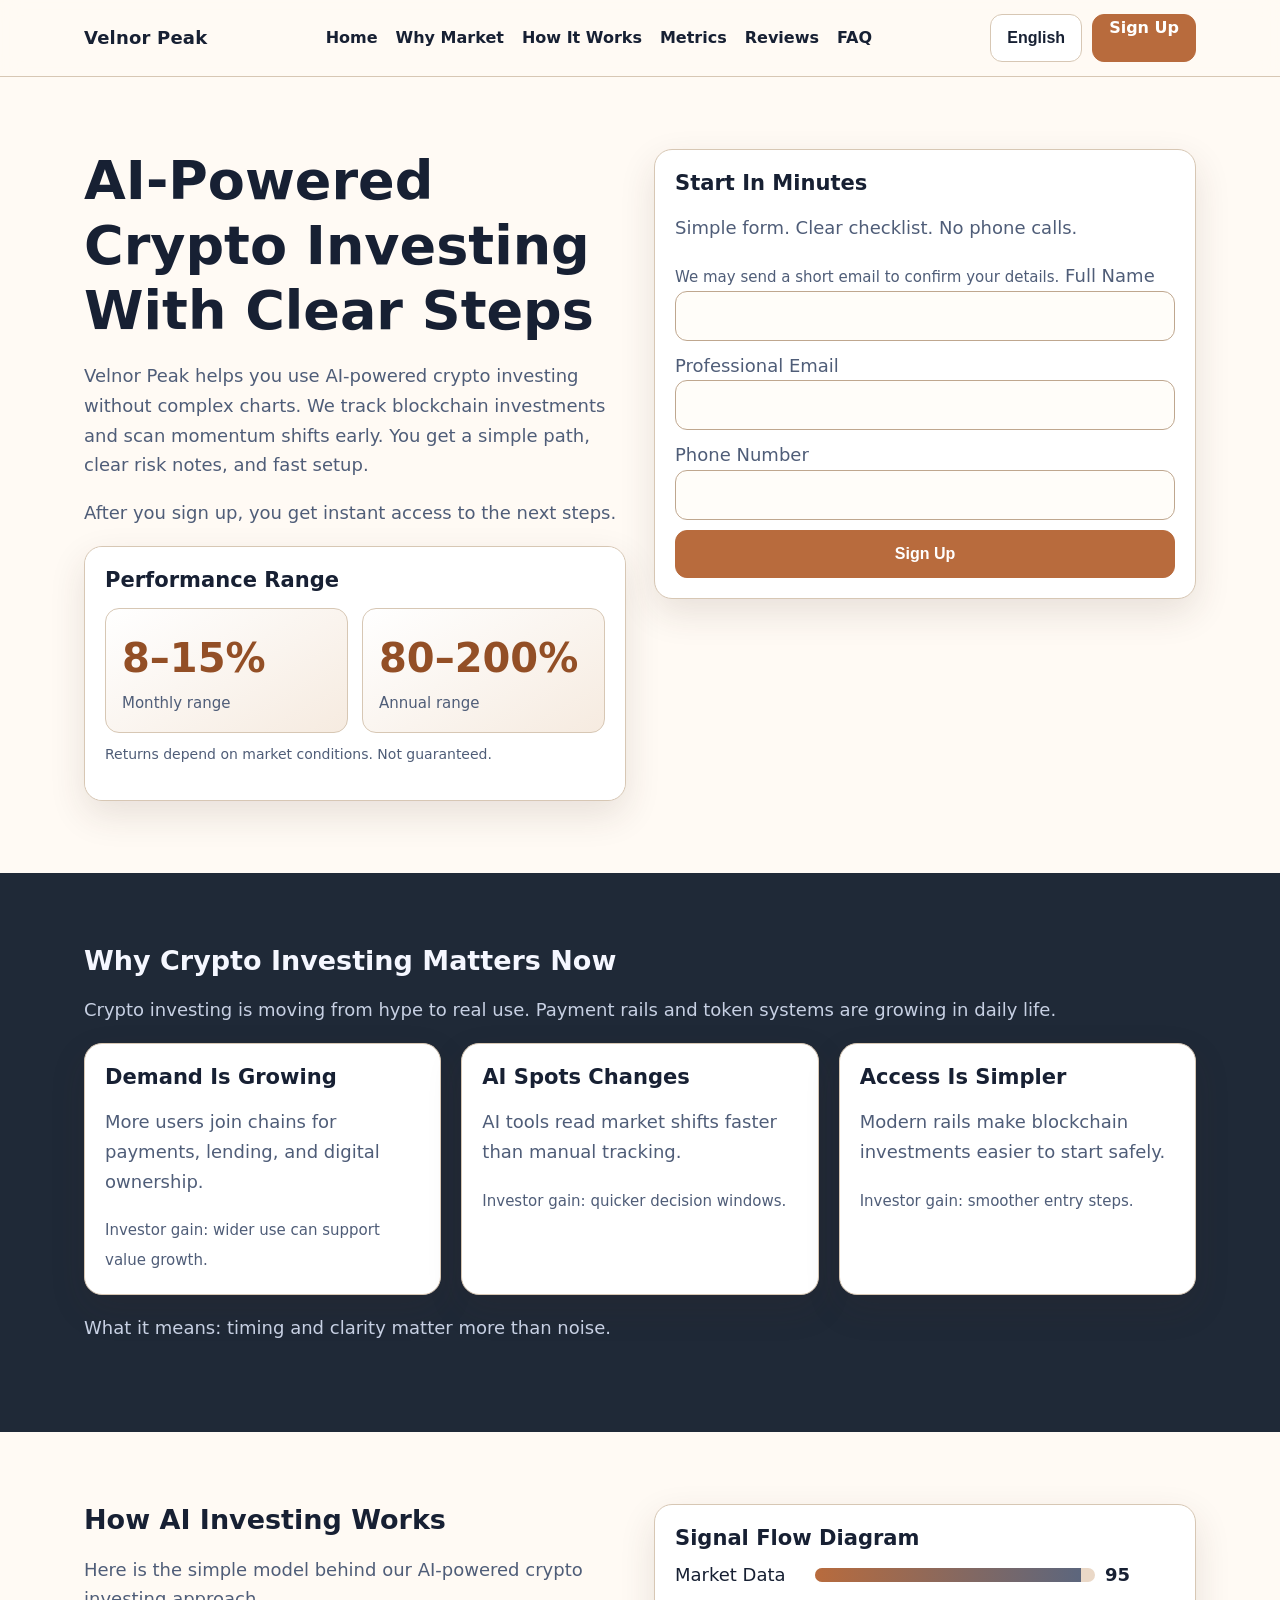
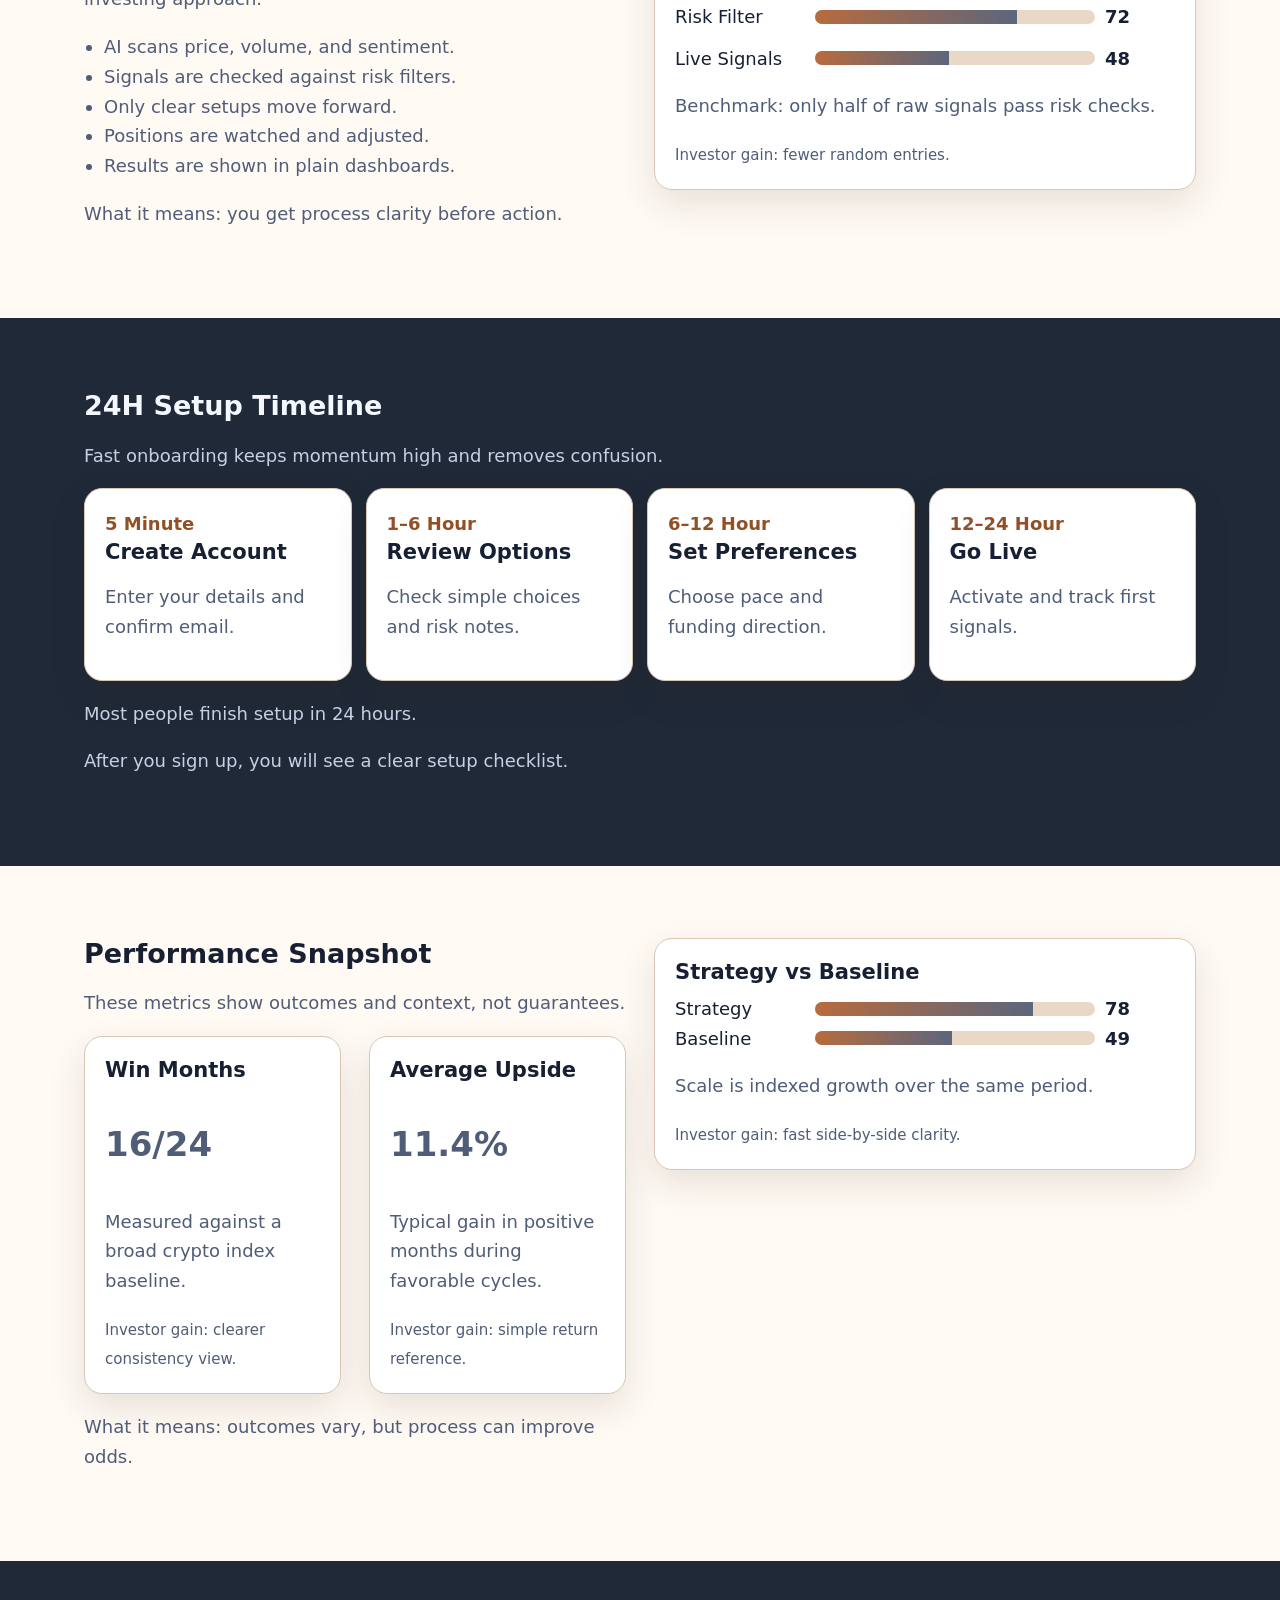
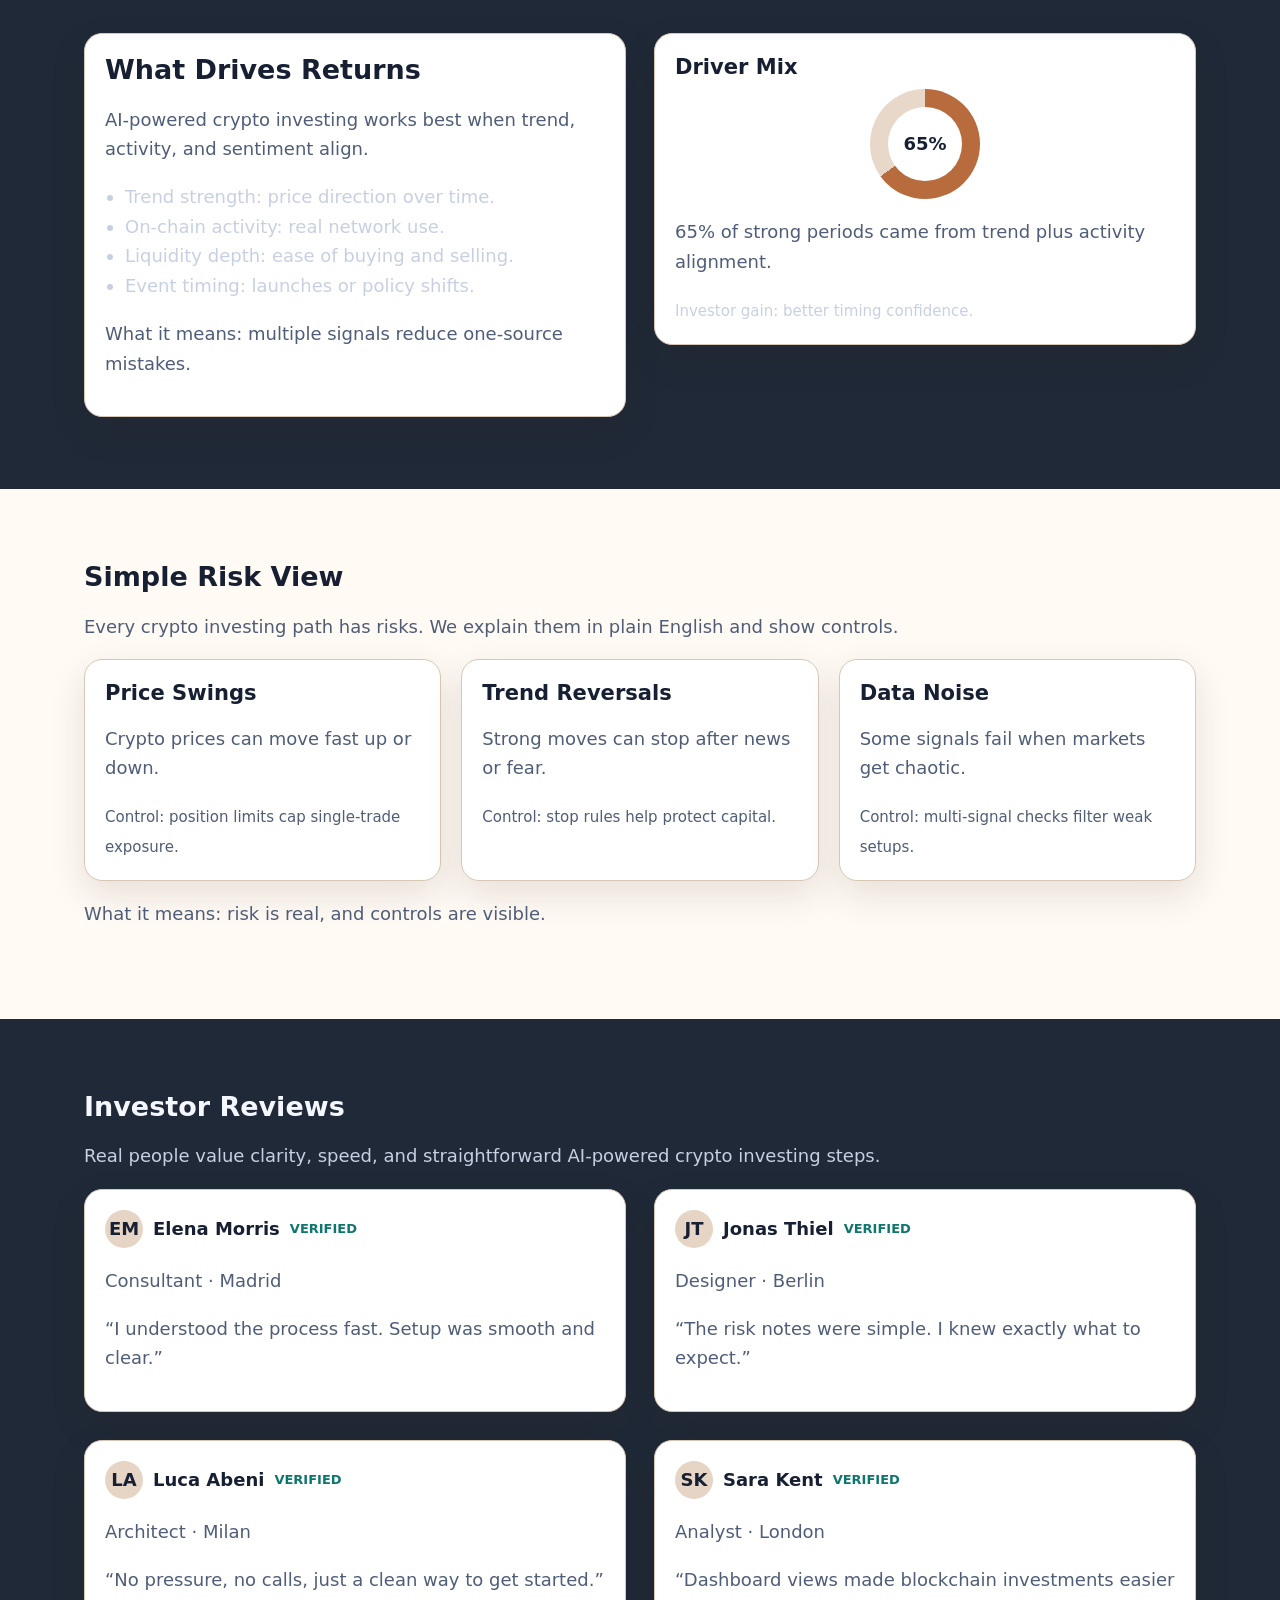
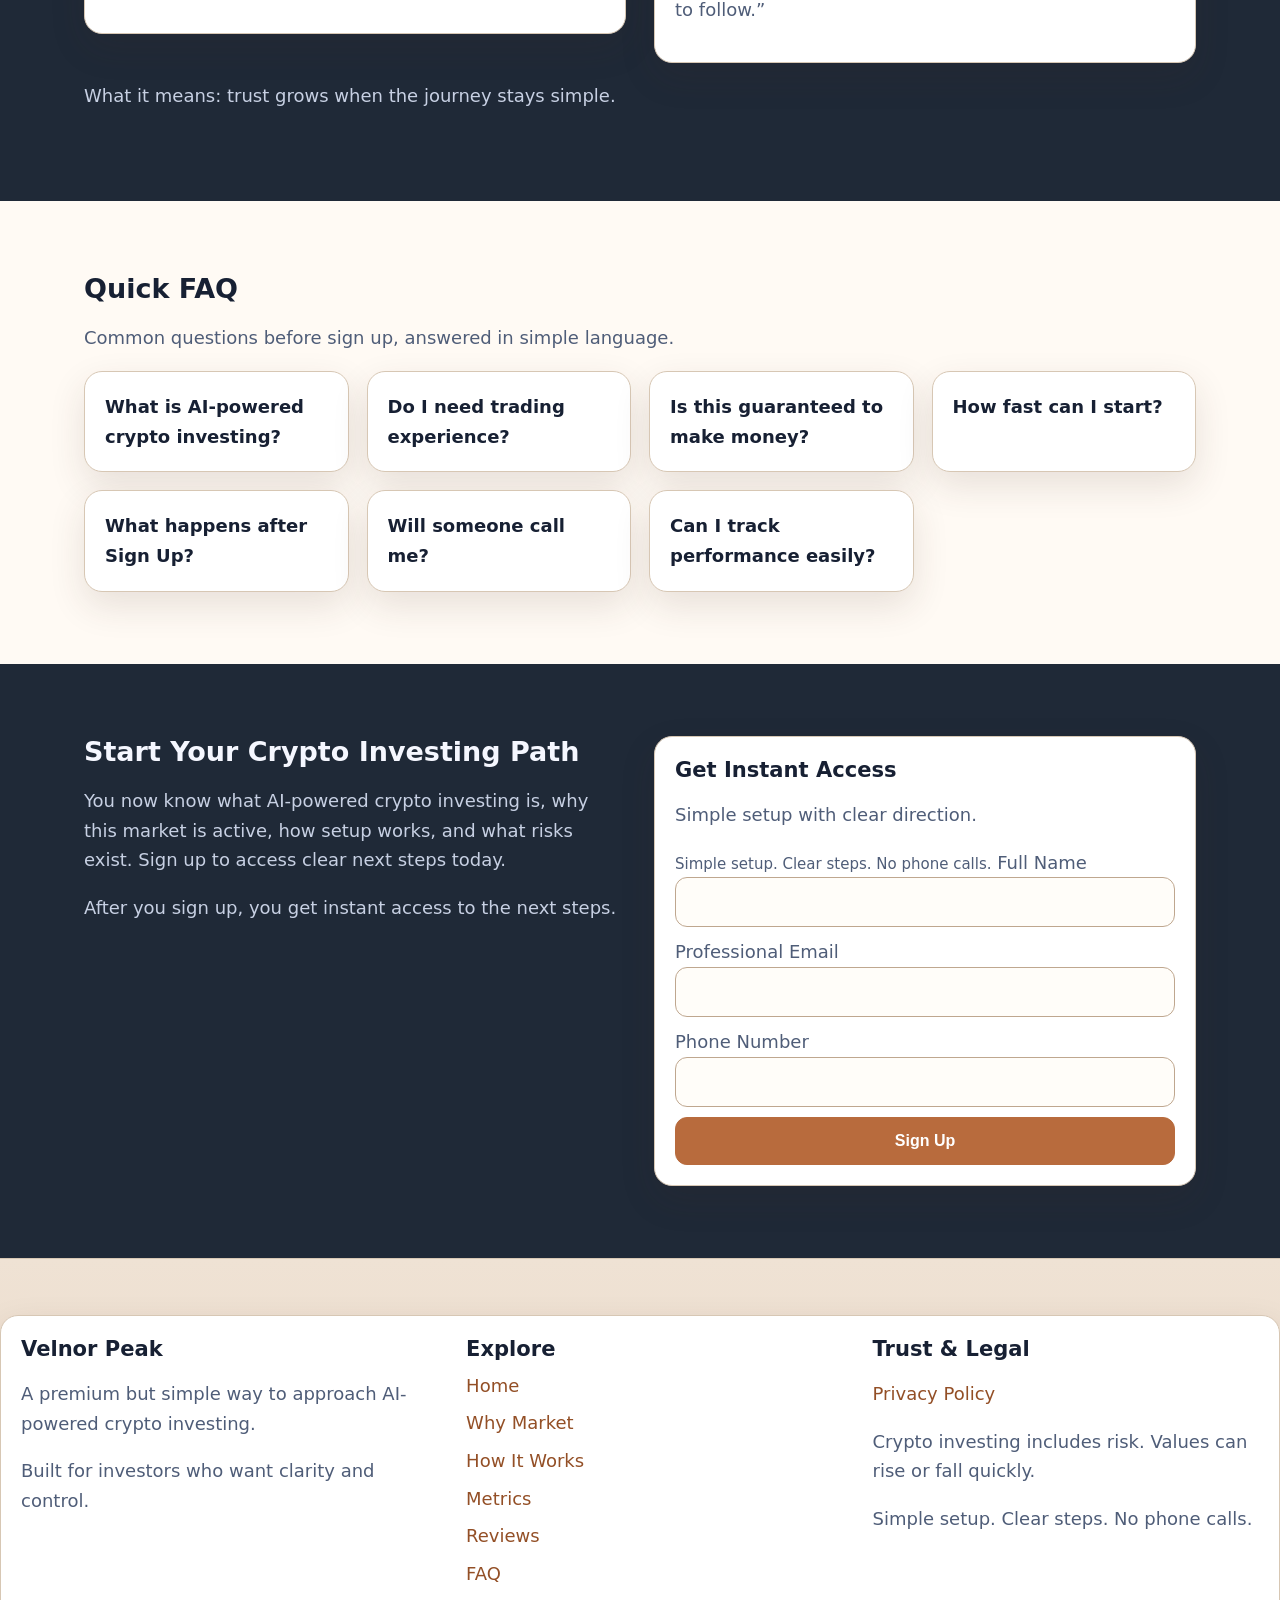
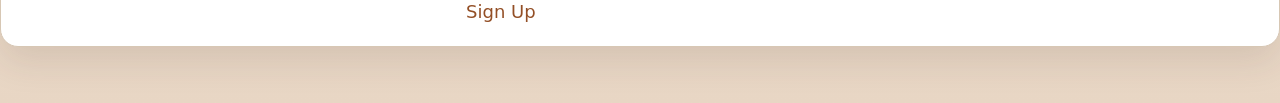
<file: index.html>
<!doctype html>
<html lang="en">
<head>
  <meta charset="UTF-8">
  <meta name="viewport" content="width=device-width, initial-scale=1.0">
  <title>Velnor Peak | AI-Powered Crypto Investing Guide English</title>
  <meta name="description" content="Learn AI-powered crypto investing in simple steps. See market timing, process, metrics, risks, and sign-up path.">
  <link rel="canonical" href="https://velnorpeak.com/index.html">
  <link rel="alternate" hreflang="en" href="https://velnorpeak.com/index.html">
  <link rel="alternate" hreflang="de" href="https://velnorpeak.com/de/index.html">
  <link rel="alternate" hreflang="fr" href="https://velnorpeak.com/fr/index.html">
  <link rel="alternate" hreflang="es" href="https://velnorpeak.com/es/index.html">
  <link rel="alternate" hreflang="it" href="https://velnorpeak.com/it/index.html">
  <link rel="alternate" hreflang="tr" href="https://velnorpeak.com/tr/index.html">
  <link rel="alternate" hreflang="pt" href="https://velnorpeak.com/pt/index.html">
  <link rel="alternate" hreflang="ja" href="https://velnorpeak.com/jp/index.html">
  <link rel="alternate" hreflang="sk" href="https://velnorpeak.com/sk/index.html">
  <link rel="alternate" hreflang="nl-BE" href="https://velnorpeak.com/be/index.html">
  <meta property="og:title" content="Velnor Peak | AI-Powered Crypto Investing">
  <meta property="og:description" content="Simple AI-powered crypto investing for regular investors.">
  <meta property="og:type" content="website">
  <meta property="og:url" content="https://velnorpeak.com/index.html">
  <meta name="twitter:card" content="summary_large_image">
  <meta name="twitter:title" content="Velnor Peak AI-Powered Crypto Investing">
  <meta name="twitter:description" content="See how AI-powered crypto investing works in clear steps.">
  <link rel="stylesheet" href="assets/style.css">
</head>
<body>
<header class="header">
  <div class="container header-inner">
    <a class="brand" href="index.html">Velnor Peak</a>
    <nav class="nav-links desktop" aria-label="Primary">
      <a href="#home">Home</a><a href="#market">Why Market</a><a href="#model">How It Works</a><a href="#metrics">Metrics</a><a href="#reviews">Reviews</a><a href="#faq">FAQ</a>
    </nav>
    <div class="header-right">
      <div class="lang-wrap">
        <button class="lang-btn" data-lang-btn aria-expanded="false" aria-label="Choose language">English</button>
        <div class="lang-menu" data-lang-menu>
          <a class="lang-option" href="index.html"><svg width="18" height="12" viewBox="0 0 18 12" aria-hidden="true"><rect width="18" height="12" fill="#012169"/><path d="M0 0l18 12M18 0L0 12" stroke="#fff" stroke-width="2"/></svg>English</a>
<a class="lang-option" href="de/index.html"><svg width="18" height="12" viewBox="0 0 18 12"><rect width="18" height="4" fill="#111"/><rect y="4" width="18" height="4" fill="#dd0000"/><rect y="8" width="18" height="4" fill="#ffce00"/></svg>Deutsch</a>
<a class="lang-option" href="fr/index.html"><svg width="18" height="12" viewBox="0 0 18 12"><rect width="6" height="12" fill="#0055a4"/><rect x="6" width="6" height="12" fill="#fff"/><rect x="12" width="6" height="12" fill="#ef4135"/></svg>Français</a>
<a class="lang-option" href="es/index.html"><svg width="18" height="12" viewBox="0 0 18 12"><rect width="18" height="12" fill="#c60b1e"/><rect y="3" width="18" height="6" fill="#ffc400"/></svg>Español</a>
<a class="lang-option" href="it/index.html"><svg width="18" height="12" viewBox="0 0 18 12"><rect width="6" height="12" fill="#009246"/><rect x="6" width="6" height="12" fill="#fff"/><rect x="12" width="6" height="12" fill="#ce2b37"/></svg>Italiano</a>
<a class="lang-option" href="tr/index.html"><svg width="18" height="12" viewBox="0 0 18 12"><rect width="18" height="12" fill="#e30a17"/></svg>Türkçe</a>
<a class="lang-option" href="pt/index.html"><svg width="18" height="12" viewBox="0 0 18 12"><rect width="7" height="12" fill="#006600"/><rect x="7" width="11" height="12" fill="#ff0000"/></svg>Português</a>
<a class="lang-option" href="jp/index.html"><svg width="18" height="12" viewBox="0 0 18 12"><rect width="18" height="12" fill="#fff"/><circle cx="9" cy="6" r="3" fill="#bc002d"/></svg>日本語</a>
<a class="lang-option" href="sk/index.html"><svg width="18" height="12" viewBox="0 0 18 12"><rect width="18" height="4" fill="#fff"/><rect y="4" width="18" height="4" fill="#0b4ea2"/><rect y="8" width="18" height="4" fill="#ee1c25"/></svg>Slovak</a>
<a class="lang-option" href="be/index.html"><svg width="18" height="12" viewBox="0 0 18 12"><rect width="6" height="12" fill="#000"/><rect x="6" width="6" height="12" fill="#fdcf00"/><rect x="12" width="6" height="12" fill="#ed2939"/></svg>Nederlands (BE)</a>
        </div>
      </div>
      <a href="#signup" class="cta-btn">Sign Up</a>
      <button class="burger" data-burger aria-label="Open menu" aria-expanded="false">☰</button>
    </div>
  </div>
</header>

<div class="drawer-backdrop" data-backdrop></div>
<aside class="drawer" data-drawer aria-hidden="true">
  <div class="drawer-top"><strong>Menu</strong><button class="icon-close" data-drawer-close aria-label="Close menu">✕</button></div>
  <nav class="nav-links" aria-label="Mobile">
    <a href="#home">Home</a><a href="#market">Why Market</a><a href="#model">How It Works</a><a href="#metrics">Metrics</a><a href="#reviews">Reviews</a><a href="#faq">FAQ</a>
  </nav>
  <div class="lang-wrap"><button class="lang-btn" data-lang-btn aria-expanded="false">English</button><div class="lang-menu" data-lang-menu><a class="lang-option" href="index.html"><svg width="18" height="12" viewBox="0 0 18 12" aria-hidden="true"><rect width="18" height="12" fill="#012169"/><path d="M0 0l18 12M18 0L0 12" stroke="#fff" stroke-width="2"/></svg>English</a>
<a class="lang-option" href="de/index.html"><svg width="18" height="12" viewBox="0 0 18 12"><rect width="18" height="4" fill="#111"/><rect y="4" width="18" height="4" fill="#dd0000"/><rect y="8" width="18" height="4" fill="#ffce00"/></svg>Deutsch</a>
<a class="lang-option" href="fr/index.html"><svg width="18" height="12" viewBox="0 0 18 12"><rect width="6" height="12" fill="#0055a4"/><rect x="6" width="6" height="12" fill="#fff"/><rect x="12" width="6" height="12" fill="#ef4135"/></svg>Français</a>
<a class="lang-option" href="es/index.html"><svg width="18" height="12" viewBox="0 0 18 12"><rect width="18" height="12" fill="#c60b1e"/><rect y="3" width="18" height="6" fill="#ffc400"/></svg>Español</a>
<a class="lang-option" href="it/index.html"><svg width="18" height="12" viewBox="0 0 18 12"><rect width="6" height="12" fill="#009246"/><rect x="6" width="6" height="12" fill="#fff"/><rect x="12" width="6" height="12" fill="#ce2b37"/></svg>Italiano</a>
<a class="lang-option" href="tr/index.html"><svg width="18" height="12" viewBox="0 0 18 12"><rect width="18" height="12" fill="#e30a17"/></svg>Türkçe</a>
<a class="lang-option" href="pt/index.html"><svg width="18" height="12" viewBox="0 0 18 12"><rect width="7" height="12" fill="#006600"/><rect x="7" width="11" height="12" fill="#ff0000"/></svg>Português</a>
<a class="lang-option" href="jp/index.html"><svg width="18" height="12" viewBox="0 0 18 12"><rect width="18" height="12" fill="#fff"/><circle cx="9" cy="6" r="3" fill="#bc002d"/></svg>日本語</a>
<a class="lang-option" href="sk/index.html"><svg width="18" height="12" viewBox="0 0 18 12"><rect width="18" height="4" fill="#fff"/><rect y="4" width="18" height="4" fill="#0b4ea2"/><rect y="8" width="18" height="4" fill="#ee1c25"/></svg>Slovak</a>
<a class="lang-option" href="be/index.html"><svg width="18" height="12" viewBox="0 0 18 12"><rect width="6" height="12" fill="#000"/><rect x="6" width="6" height="12" fill="#fdcf00"/><rect x="12" width="6" height="12" fill="#ed2939"/></svg>Nederlands (BE)</a></div></div>
  <a class="cta-btn" href="#signup">Sign Up</a>
</aside>

<main>
<section id="home" class="section light reveal"><div class="container grid-2">
  <div>
    <h1 class="hero-title">AI-Powered Crypto Investing With Clear Steps</h1>
    <p>Velnor Peak helps you use AI-powered crypto investing without complex charts. We track blockchain investments and scan momentum shifts early. You get a simple path, clear risk notes, and fast setup.</p>
    <p>After you sign up, you get instant access to the next steps.</p>
    <div class="hero-panel text-on-glass">
      <h3>Performance Range</h3>
      <div class="performance">
        <div class="perf-item"><div class="perf-num">8–15%</div><div class="perf-label">Monthly range</div></div>
        <div class="perf-item"><div class="perf-num">80–200%</div><div class="perf-label">Annual range</div></div>
      </div>
      <p class="perf-note">Returns depend on market conditions. Not guaranteed.</p>
    </div>
  </div>
  <div class="form-card" id="signup">
    <h3>Start In Minutes</h3><p>Simple form. Clear checklist. No phone calls.</p><small>We may send a short email to confirm your details.</small>
    <label for="name1">Full Name</label><input id="name1" name="name" autocomplete="name" required>
    <label for="email1">Professional Email</label><input id="email1" type="email" name="email" autocomplete="email" required>
    <label for="phone1">Phone Number</label><input id="phone1" type="tel" name="phone" autocomplete="tel" required>
    <button class="cta-btn" type="button">Sign Up</button>
  </div>
</div></section>

<section id="market" class="section dark reveal"><div class="container">
  <h2>Why Crypto Investing Matters Now</h2><p>Crypto investing is moving from hype to real use. Payment rails and token systems are growing in daily life.</p>
  <div class="grid-3">
    <article class="card"><h3>Demand Is Growing</h3><p>More users join chains for payments, lending, and digital ownership.</p><small>Investor gain: wider use can support value growth.</small></article>
    <article class="card"><h3>AI Spots Changes</h3><p>AI tools read market shifts faster than manual tracking.</p><small>Investor gain: quicker decision windows.</small></article>
    <article class="card"><h3>Access Is Simpler</h3><p>Modern rails make blockchain investments easier to start safely.</p><small>Investor gain: smoother entry steps.</small></article>
  </div>
  <p>What it means: timing and clarity matter more than noise.</p>
</div></section>

<section id="model" class="section light reveal"><div class="container grid-2">
  <div>
    <h2>How AI Investing Works</h2><p>Here is the simple model behind our AI-powered crypto investing approach.</p>
    <ul class="bullets"><li>AI scans price, volume, and sentiment.</li><li>Signals are checked against risk filters.</li><li>Only clear setups move forward.</li><li>Positions are watched and adjusted.</li><li>Results are shown in plain dashboards.</li></ul>
    <p>What it means: you get process clarity before action.</p>
  </div>
  <div class="visual-card">
    <h3>Signal Flow Diagram</h3>
    <div class="visual-bars">
      <div class="bar-row"><span>Market Data</span><div class="bar"><div class="fill" style="width:95%"></div></div><strong>95</strong></div>
      <div class="bar-row"><span>Risk Filter</span><div class="bar"><div class="fill" style="width:72%"></div></div><strong>72</strong></div>
      <div class="bar-row"><span>Live Signals</span><div class="bar"><div class="fill" style="width:48%"></div></div><strong>48</strong></div>
    </div>
    <p>Benchmark: only half of raw signals pass risk checks.</p>
    <small>Investor gain: fewer random entries.</small>
  </div>
</div></section>

<section class="section dark reveal"><div class="container">
  <h2>24H Setup Timeline</h2><p>Fast onboarding keeps momentum high and removes confusion.</p>
  <div class="process-grid">
    <article class="process-card"><span class="time">5 Minute</span><h3>Create Account</h3><p>Enter your details and confirm email.</p></article>
    <article class="process-card"><span class="time">1–6 Hour</span><h3>Review Options</h3><p>Check simple choices and risk notes.</p></article>
    <article class="process-card"><span class="time">6–12 Hour</span><h3>Set Preferences</h3><p>Choose pace and funding direction.</p></article>
    <article class="process-card"><span class="time">12–24 Hour</span><h3>Go Live</h3><p>Activate and track first signals.</p></article>
  </div>
  <p>Most people finish setup in 24 hours.</p>
  <p>After you sign up, you will see a clear setup checklist.</p>
</div></section>

<section id="metrics" class="section light reveal"><div class="container grid-2">
  <div>
    <h2>Performance Snapshot</h2><p>These metrics show outcomes and context, not guarantees.</p>
    <div class="grid-2">
      <article class="kpi-card"><h3>Win Months</h3><p class="metric-big">16/24</p><p>Measured against a broad crypto index baseline.</p><small>Investor gain: clearer consistency view.</small></article>
      <article class="kpi-card"><h3>Average Upside</h3><p class="metric-big">11.4%</p><p>Typical gain in positive months during favorable cycles.</p><small>Investor gain: simple return reference.</small></article>
    </div>
    <p>What it means: outcomes vary, but process can improve odds.</p>
  </div>
  <article class="chart-panel">
    <h3>Strategy vs Baseline</h3>
    <div class="bar-row"><span>Strategy</span><div class="bar"><div class="fill" style="width:78%"></div></div><strong>78</strong></div>
    <div class="bar-row"><span>Baseline</span><div class="bar"><div class="fill" style="width:49%"></div></div><strong>49</strong></div>
    <p>Scale is indexed growth over the same period.</p>
    <small>Investor gain: fast side-by-side clarity.</small>
  </article>
</div></section>

<section class="section dark reveal"><div class="container grid-2">
  <article class="info-panel">
    <h2>What Drives Returns</h2><p>AI-powered crypto investing works best when trend, activity, and sentiment align.</p>
    <ul class="bullets"><li>Trend strength: price direction over time.</li><li>On-chain activity: real network use.</li><li>Liquidity depth: ease of buying and selling.</li><li>Event timing: launches or policy shifts.</li></ul>
    <p>What it means: multiple signals reduce one-source mistakes.</p>
  </article>
  <article class="metric-card">
    <h3>Driver Mix</h3><div class="ring"></div><p>65% of strong periods came from trend plus activity alignment.</p><small>Investor gain: better timing confidence.</small>
  </article>
</div></section>

<section class="section light reveal"><div class="container">
  <h2>Simple Risk View</h2><p>Every crypto investing path has risks. We explain them in plain English and show controls.</p>
  <div class="grid-3">
    <article class="card"><h3>Price Swings</h3><p>Crypto prices can move fast up or down.</p><small>Control: position limits cap single-trade exposure.</small></article>
    <article class="card"><h3>Trend Reversals</h3><p>Strong moves can stop after news or fear.</p><small>Control: stop rules help protect capital.</small></article>
    <article class="card"><h3>Data Noise</h3><p>Some signals fail when markets get chaotic.</p><small>Control: multi-signal checks filter weak setups.</small></article>
  </div>
  <p>What it means: risk is real, and controls are visible.</p>
</div></section>

<section id="reviews" class="section dark reveal"><div class="container">
  <h2>Investor Reviews</h2><p>Real people value clarity, speed, and straightforward AI-powered crypto investing steps.</p>
  <div class="grid-2">
    <article class="review-card"><div class="review-head"><div class="avatar">EM</div><strong>Elena Morris</strong><span class="verified">VERIFIED</span></div><p>Consultant · Madrid</p><p>“I understood the process fast. Setup was smooth and clear.”</p></article>
    <article class="review-card"><div class="review-head"><div class="avatar">JT</div><strong>Jonas Thiel</strong><span class="verified">VERIFIED</span></div><p>Designer · Berlin</p><p>“The risk notes were simple. I knew exactly what to expect.”</p></article>
    <article class="review-card"><div class="review-head"><div class="avatar">LA</div><strong>Luca Abeni</strong><span class="verified">VERIFIED</span></div><p>Architect · Milan</p><p>“No pressure, no calls, just a clean way to get started.”</p></article>
    <article class="review-card"><div class="review-head"><div class="avatar">SK</div><strong>Sara Kent</strong><span class="verified">VERIFIED</span></div><p>Analyst · London</p><p>“Dashboard views made blockchain investments easier to follow.”</p></article>
  </div>
  <p>What it means: trust grows when the journey stays simple.</p>
</div></section>

<section id="faq" class="section light reveal"><div class="container">
  <h2>Quick FAQ</h2><p>Common questions before sign up, answered in simple language.</p>
  <div class="grid-auto">
    <details class="faq-item"><summary>What is AI-powered crypto investing?</summary><p>It uses software models to read market data and guide entries.</p></details>
    <details class="faq-item"><summary>Do I need trading experience?</summary><p>No. The setup checklist explains each step in plain words.</p></details>
    <details class="faq-item"><summary>Is this guaranteed to make money?</summary><p>No. Returns depend on market conditions and can go down.</p></details>
    <details class="faq-item"><summary>How fast can I start?</summary><p>Most users complete setup in 24 hours.</p></details>
    <details class="faq-item"><summary>What happens after Sign Up?</summary><p>After you sign up, you can review the options and choose what to do next.</p></details>
    <details class="faq-item"><summary>Will someone call me?</summary><p>No phone calls. We may send a short email to confirm details.</p></details>
    <details class="faq-item"><summary>Can I track performance easily?</summary><p>Yes. You get simple metric views with clear labels and context.</p></details>
  </div>
</div></section>

<section class="section dark reveal"><div class="container grid-2">
  <div>
    <h2>Start Your Crypto Investing Path</h2>
    <p>You now know what AI-powered crypto investing is, why this market is active, how setup works, and what risks exist. Sign up to access clear next steps today.</p>
    <p>After you sign up, you get instant access to the next steps.</p>
  </div>
  <div class="form-card">
    <h3>Get Instant Access</h3><p>Simple setup with clear direction.</p><small>Simple setup. Clear steps. No phone calls.</small>
    <label for="name2">Full Name</label><input id="name2" name="name2" required>
    <label for="email2">Professional Email</label><input id="email2" type="email" name="email2" required>
    <label for="phone2">Phone Number</label><input id="phone2" type="tel" name="phone2" required>
    <button class="cta-btn" type="button">Sign Up</button>
  </div>
</div></section>
</main>

<footer class="footer"><div class="container footer-grid footer-panel">
  <section><h3>Velnor Peak</h3><p>A premium but simple way to approach AI-powered crypto investing.</p><p>Built for investors who want clarity and control.</p></section>
  <section><h3>Explore</h3><nav class="footer-nav"><a href="#home">Home</a><a href="#market">Why Market</a><a href="#model">How It Works</a><a href="#metrics">Metrics</a><a href="#reviews">Reviews</a><a href="#faq">FAQ</a><a href="#signup">Sign Up</a></nav></section>
  <section><h3>Trust & Legal</h3><p><a href="#" data-open-privacy>Privacy Policy</a></p><p>Crypto investing includes risk. Values can rise or fall quickly.</p><p>Simple setup. Clear steps. No phone calls.</p></section>
</div></footer>

<div class="modal" data-modal aria-hidden="true" role="dialog" aria-modal="true" aria-label="Privacy Policy">
  <div class="modal-box">
    <div class="modal-head"><h3>Privacy Policy</h3><button class="icon-close" data-modal-close aria-label="Close privacy policy">✕</button></div>
    <p><strong>Introduction:</strong> We explain data use in clear language.</p>
    <p><strong>Data collection:</strong> We collect name, email, phone, and usage events.</p>
    <p><strong>Legal basis:</strong> We process data for consent, service delivery, and security.</p>
    <p><strong>Cookies:</strong> Cookies help remember settings and measure page performance.</p>
    <p><strong>Retention:</strong> We keep data only as long as needed for service purposes.</p>
    <p><strong>Third-party sharing:</strong> We share limited data with secure service providers.</p>
    <p><strong>Security:</strong> We use encryption, access controls, and monitoring.</p>
    <p><strong>User rights:</strong> You can request access, correction, deletion, or export.</p>
    <p><strong>International transfers:</strong> Data may be processed in other regions with safeguards.</p>
    <p><strong>Industry risk disclosure:</strong> Crypto markets can be volatile and outcomes are never guaranteed.</p>
    <p><strong>Contact:</strong> privacy@velnorpeak.com</p>
    <div class="modal-footer"><button class="lang-btn" data-modal-close>Close</button></div>
  </div>
</div>

<script type="application/ld+json">{"@context":"https://schema.org","@type":"Organization","name":"Velnor Peak","url":"https://velnorpeak.com"}</script>
<script type="application/ld+json">{"@context":"https://schema.org","@type":"WebSite","name":"Velnor Peak","url":"https://velnorpeak.com"}</script>
<script type="application/ld+json">{"@context":"https://schema.org","@type":"FAQPage","mainEntity":[{"@type":"Question","name":"What is AI-powered crypto investing?","acceptedAnswer":{"@type":"Answer","text":"It uses software models to read market data and guide entries."}},{"@type":"Question","name":"What happens after Sign Up?","acceptedAnswer":{"@type":"Answer","text":"After you sign up, you can review the options and choose what to do next."}}]}</script>
<script type="application/ld+json">{"@context":"https://schema.org","@type":"Review","itemReviewed":{"@type":"Service","name":"Velnor Peak"},"author":{"@type":"Person","name":"Elena Morris"},"reviewBody":"I understood the process fast. Setup was smooth and clear."}</script>
<script src="assets/app.js" defer></script>
</body>
</html>
</file>
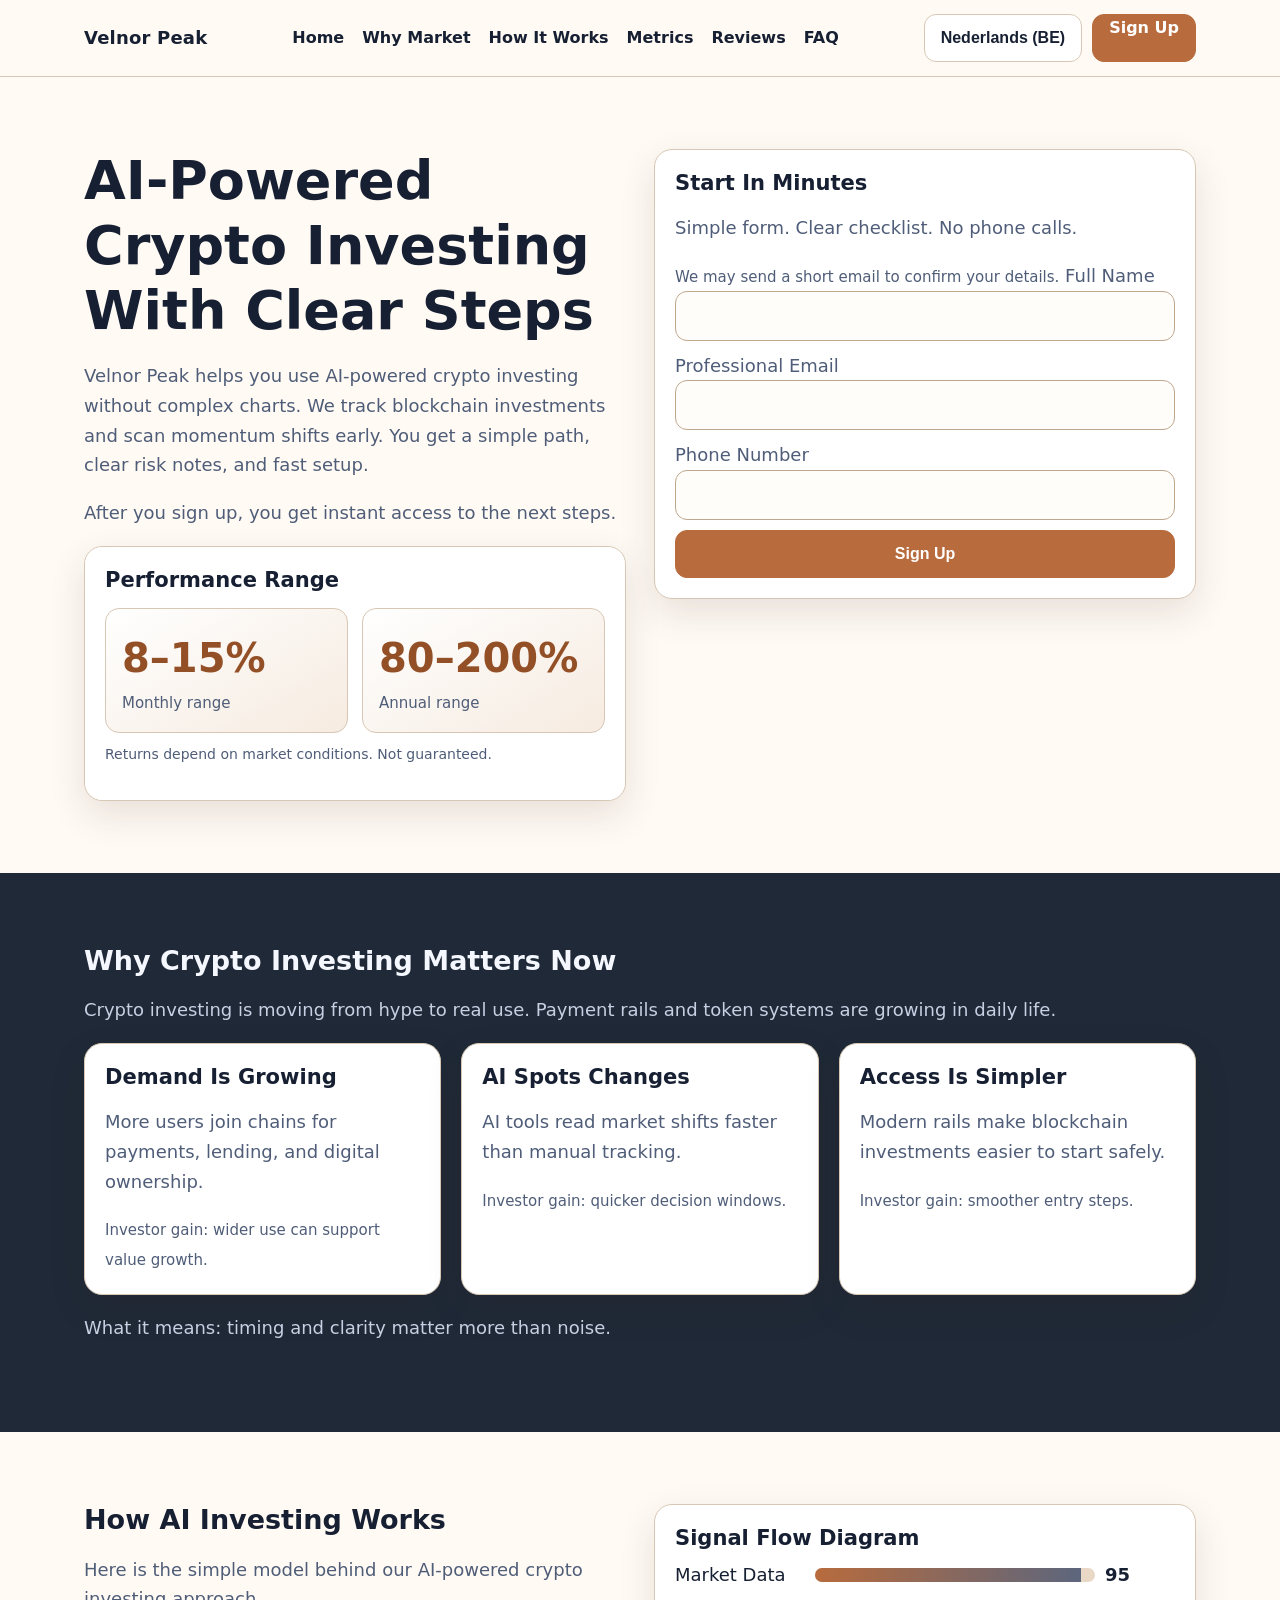
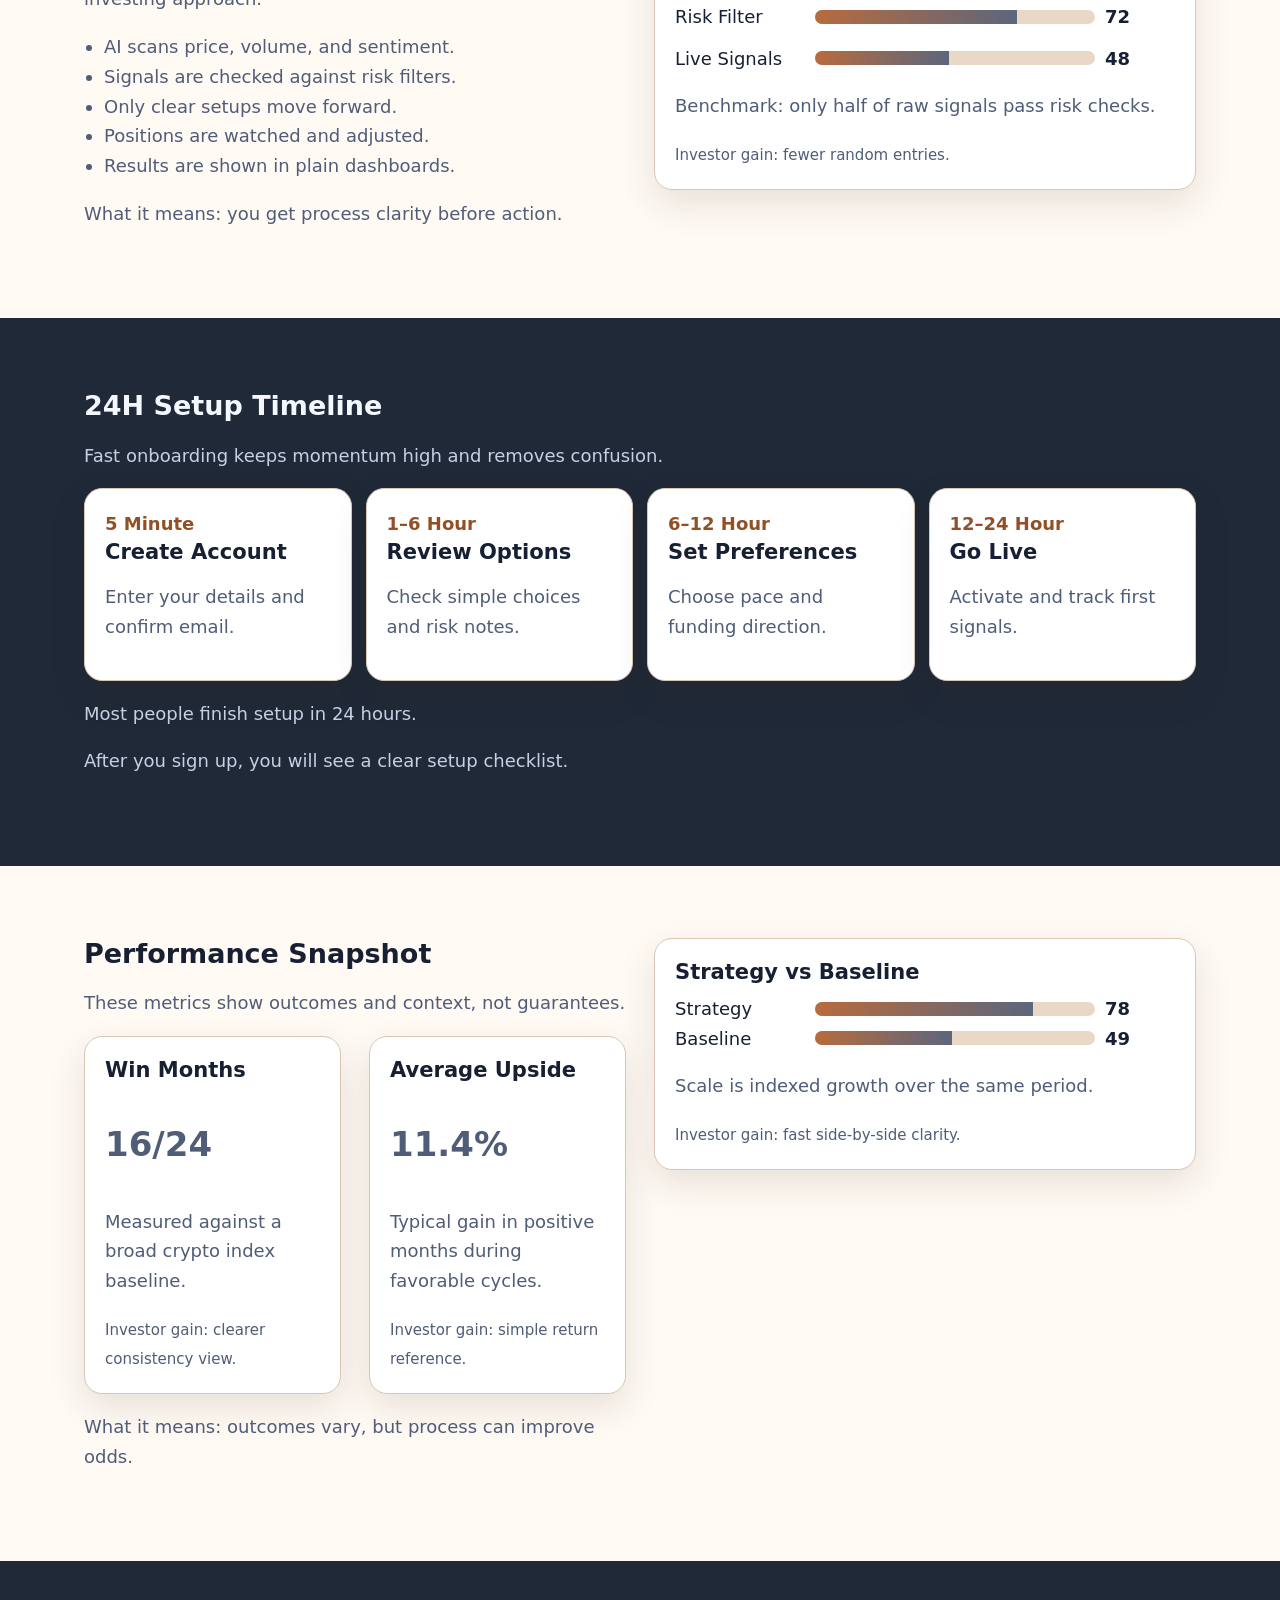
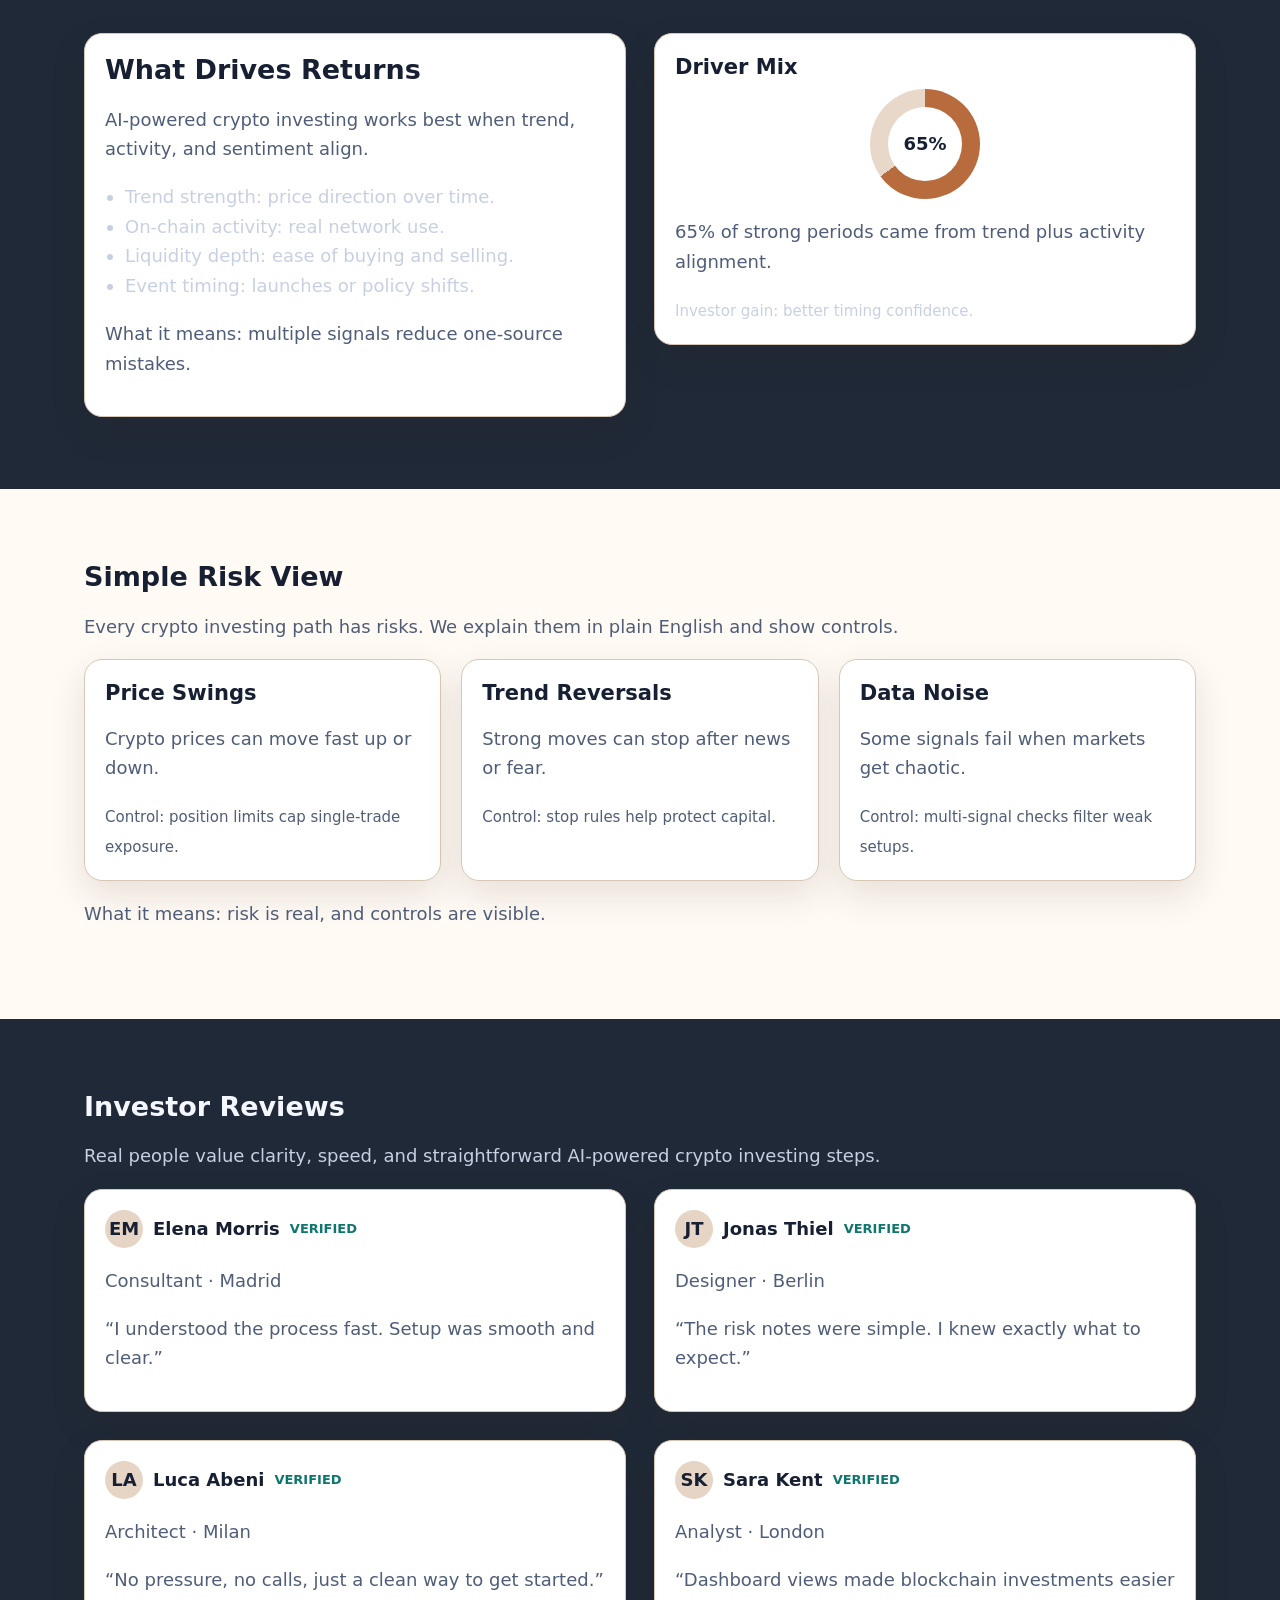
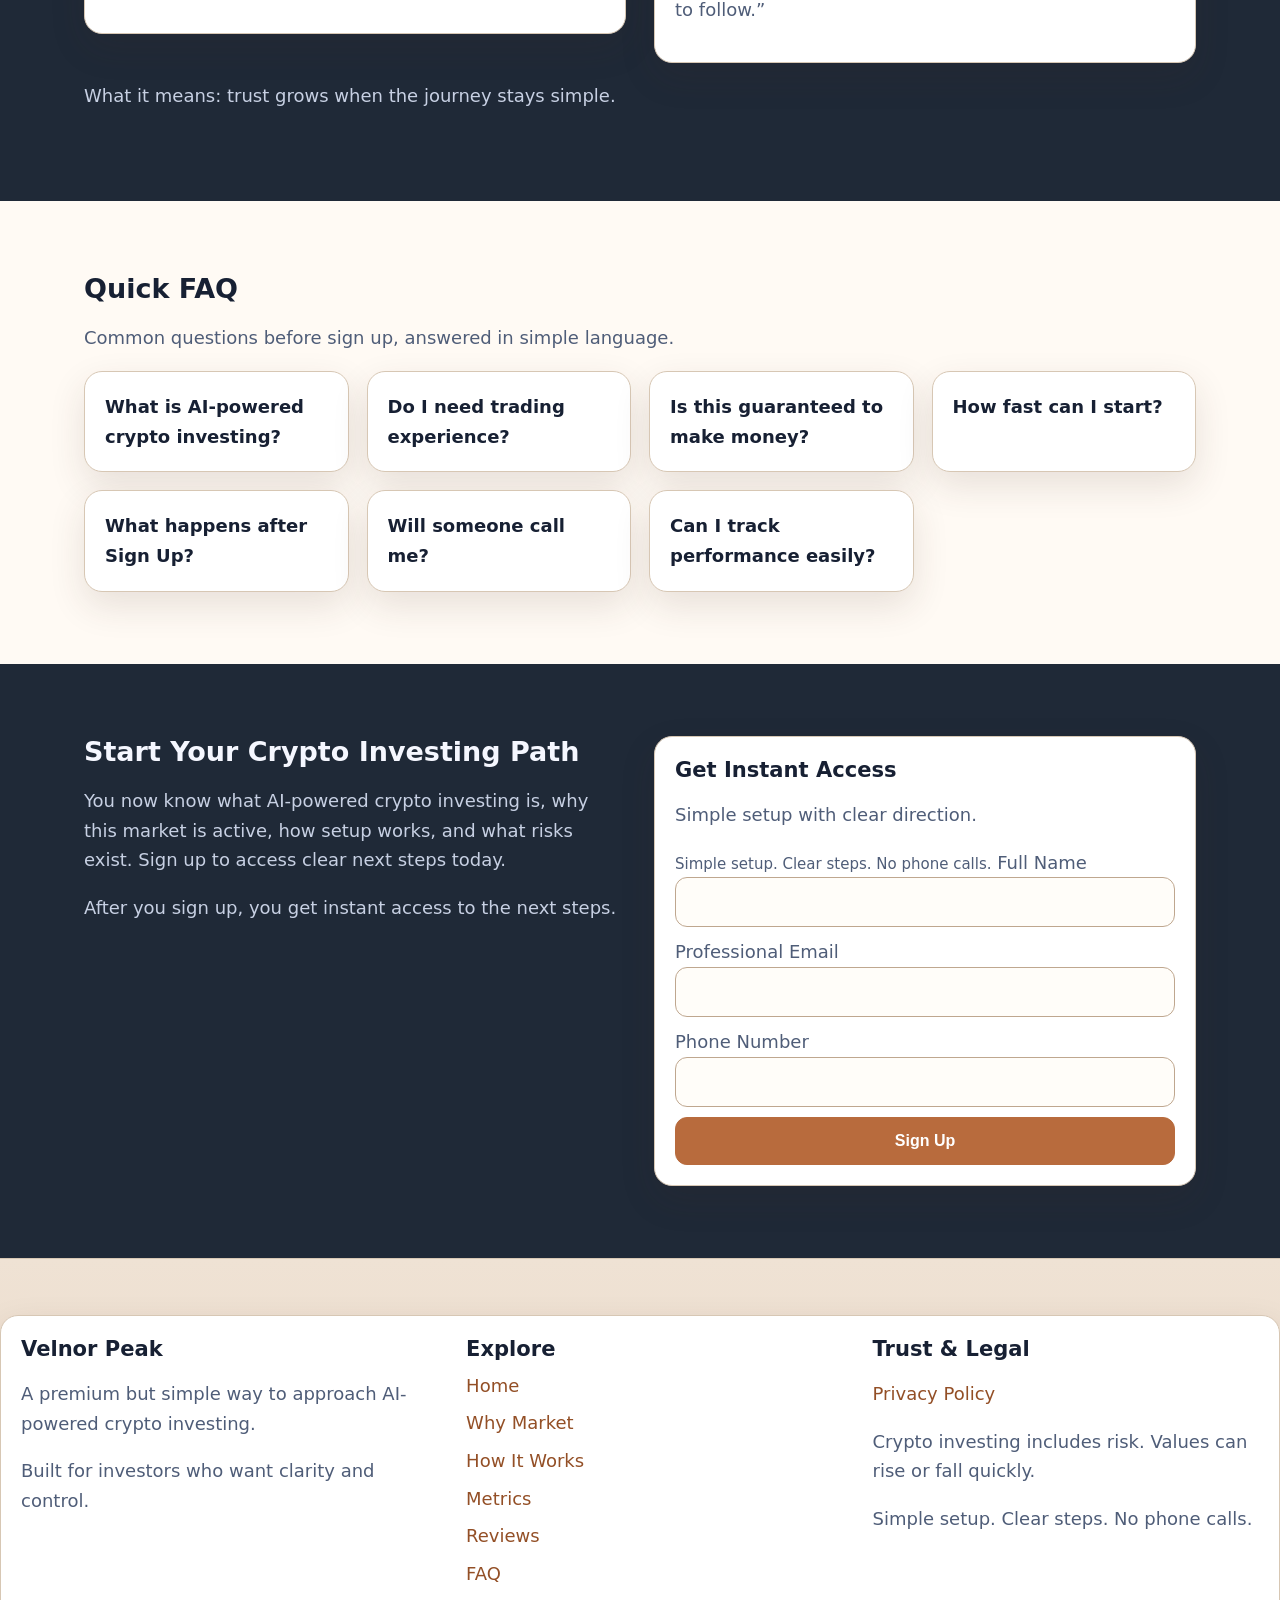
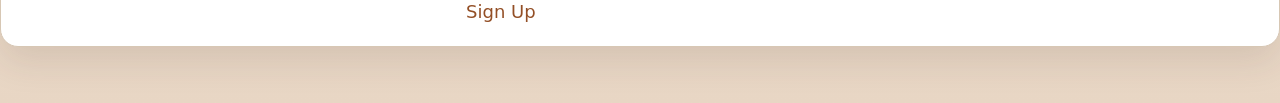
<file: be/index.html>
<!doctype html>
<html lang="en">
<head>
  <meta charset="UTF-8">
  <meta name="viewport" content="width=device-width, initial-scale=1.0">
  <title>Velnor Peak | AI-Powered Crypto Investing Guide Nederlands (BE)</title>
  <meta name="description" content="Learn AI-powered crypto investing in simple steps. See market timing, process, metrics, risks, and sign-up path.">
  <link rel="canonical" href="https://velnorpeak.com/be/index.html">
  <link rel="alternate" hreflang="en" href="https://velnorpeak.com/index.html">
  <link rel="alternate" hreflang="de" href="https://velnorpeak.com/de/index.html">
  <link rel="alternate" hreflang="fr" href="https://velnorpeak.com/fr/index.html">
  <link rel="alternate" hreflang="es" href="https://velnorpeak.com/es/index.html">
  <link rel="alternate" hreflang="it" href="https://velnorpeak.com/it/index.html">
  <link rel="alternate" hreflang="tr" href="https://velnorpeak.com/tr/index.html">
  <link rel="alternate" hreflang="pt" href="https://velnorpeak.com/pt/index.html">
  <link rel="alternate" hreflang="ja" href="https://velnorpeak.com/jp/index.html">
  <link rel="alternate" hreflang="sk" href="https://velnorpeak.com/sk/index.html">
  <link rel="alternate" hreflang="nl-BE" href="https://velnorpeak.com/be/index.html">
  <meta property="og:title" content="Velnor Peak | AI-Powered Crypto Investing">
  <meta property="og:description" content="Simple AI-powered crypto investing for regular investors.">
  <meta property="og:type" content="website">
  <meta property="og:url" content="https://velnorpeak.com/be/index.html">
  <meta name="twitter:card" content="summary_large_image">
  <meta name="twitter:title" content="Velnor Peak AI-Powered Crypto Investing">
  <meta name="twitter:description" content="See how AI-powered crypto investing works in clear steps.">
  <link rel="stylesheet" href="../assets/style.css">
</head>
<body>
<header class="header">
  <div class="container header-inner">
    <a class="brand" href="../index.html">Velnor Peak</a>
    <nav class="nav-links desktop" aria-label="Primary">
      <a href="#home">Home</a><a href="#market">Why Market</a><a href="#model">How It Works</a><a href="#metrics">Metrics</a><a href="#reviews">Reviews</a><a href="#faq">FAQ</a>
    </nav>
    <div class="header-right">
      <div class="lang-wrap">
        <button class="lang-btn" data-lang-btn aria-expanded="false" aria-label="Choose language">Nederlands (BE)</button>
        <div class="lang-menu" data-lang-menu>
          <a class="lang-option" href="../index.html"><svg width="18" height="12" viewBox="0 0 18 12" aria-hidden="true"><rect width="18" height="12" fill="#012169"/><path d="M0 0l18 12M18 0L0 12" stroke="#fff" stroke-width="2"/></svg>English</a>
<a class="lang-option" href="../de/index.html"><svg width="18" height="12" viewBox="0 0 18 12"><rect width="18" height="4" fill="#111"/><rect y="4" width="18" height="4" fill="#dd0000"/><rect y="8" width="18" height="4" fill="#ffce00"/></svg>Deutsch</a>
<a class="lang-option" href="../fr/index.html"><svg width="18" height="12" viewBox="0 0 18 12"><rect width="6" height="12" fill="#0055a4"/><rect x="6" width="6" height="12" fill="#fff"/><rect x="12" width="6" height="12" fill="#ef4135"/></svg>Français</a>
<a class="lang-option" href="../es/index.html"><svg width="18" height="12" viewBox="0 0 18 12"><rect width="18" height="12" fill="#c60b1e"/><rect y="3" width="18" height="6" fill="#ffc400"/></svg>Español</a>
<a class="lang-option" href="../it/index.html"><svg width="18" height="12" viewBox="0 0 18 12"><rect width="6" height="12" fill="#009246"/><rect x="6" width="6" height="12" fill="#fff"/><rect x="12" width="6" height="12" fill="#ce2b37"/></svg>Italiano</a>
<a class="lang-option" href="../tr/index.html"><svg width="18" height="12" viewBox="0 0 18 12"><rect width="18" height="12" fill="#e30a17"/></svg>Türkçe</a>
<a class="lang-option" href="../pt/index.html"><svg width="18" height="12" viewBox="0 0 18 12"><rect width="7" height="12" fill="#006600"/><rect x="7" width="11" height="12" fill="#ff0000"/></svg>Português</a>
<a class="lang-option" href="../jp/index.html"><svg width="18" height="12" viewBox="0 0 18 12"><rect width="18" height="12" fill="#fff"/><circle cx="9" cy="6" r="3" fill="#bc002d"/></svg>日本語</a>
<a class="lang-option" href="../sk/index.html"><svg width="18" height="12" viewBox="0 0 18 12"><rect width="18" height="4" fill="#fff"/><rect y="4" width="18" height="4" fill="#0b4ea2"/><rect y="8" width="18" height="4" fill="#ee1c25"/></svg>Slovak</a>
<a class="lang-option" href="../be/index.html"><svg width="18" height="12" viewBox="0 0 18 12"><rect width="6" height="12" fill="#000"/><rect x="6" width="6" height="12" fill="#fdcf00"/><rect x="12" width="6" height="12" fill="#ed2939"/></svg>Nederlands (BE)</a>
        </div>
      </div>
      <a href="#signup" class="cta-btn">Sign Up</a>
      <button class="burger" data-burger aria-label="Open menu" aria-expanded="false">☰</button>
    </div>
  </div>
</header>

<div class="drawer-backdrop" data-backdrop></div>
<aside class="drawer" data-drawer aria-hidden="true">
  <div class="drawer-top"><strong>Menu</strong><button class="icon-close" data-drawer-close aria-label="Close menu">✕</button></div>
  <nav class="nav-links" aria-label="Mobile">
    <a href="#home">Home</a><a href="#market">Why Market</a><a href="#model">How It Works</a><a href="#metrics">Metrics</a><a href="#reviews">Reviews</a><a href="#faq">FAQ</a>
  </nav>
  <div class="lang-wrap"><button class="lang-btn" data-lang-btn aria-expanded="false">Nederlands (BE)</button><div class="lang-menu" data-lang-menu><a class="lang-option" href="../index.html"><svg width="18" height="12" viewBox="0 0 18 12" aria-hidden="true"><rect width="18" height="12" fill="#012169"/><path d="M0 0l18 12M18 0L0 12" stroke="#fff" stroke-width="2"/></svg>English</a>
<a class="lang-option" href="../de/index.html"><svg width="18" height="12" viewBox="0 0 18 12"><rect width="18" height="4" fill="#111"/><rect y="4" width="18" height="4" fill="#dd0000"/><rect y="8" width="18" height="4" fill="#ffce00"/></svg>Deutsch</a>
<a class="lang-option" href="../fr/index.html"><svg width="18" height="12" viewBox="0 0 18 12"><rect width="6" height="12" fill="#0055a4"/><rect x="6" width="6" height="12" fill="#fff"/><rect x="12" width="6" height="12" fill="#ef4135"/></svg>Français</a>
<a class="lang-option" href="../es/index.html"><svg width="18" height="12" viewBox="0 0 18 12"><rect width="18" height="12" fill="#c60b1e"/><rect y="3" width="18" height="6" fill="#ffc400"/></svg>Español</a>
<a class="lang-option" href="../it/index.html"><svg width="18" height="12" viewBox="0 0 18 12"><rect width="6" height="12" fill="#009246"/><rect x="6" width="6" height="12" fill="#fff"/><rect x="12" width="6" height="12" fill="#ce2b37"/></svg>Italiano</a>
<a class="lang-option" href="../tr/index.html"><svg width="18" height="12" viewBox="0 0 18 12"><rect width="18" height="12" fill="#e30a17"/></svg>Türkçe</a>
<a class="lang-option" href="../pt/index.html"><svg width="18" height="12" viewBox="0 0 18 12"><rect width="7" height="12" fill="#006600"/><rect x="7" width="11" height="12" fill="#ff0000"/></svg>Português</a>
<a class="lang-option" href="../jp/index.html"><svg width="18" height="12" viewBox="0 0 18 12"><rect width="18" height="12" fill="#fff"/><circle cx="9" cy="6" r="3" fill="#bc002d"/></svg>日本語</a>
<a class="lang-option" href="../sk/index.html"><svg width="18" height="12" viewBox="0 0 18 12"><rect width="18" height="4" fill="#fff"/><rect y="4" width="18" height="4" fill="#0b4ea2"/><rect y="8" width="18" height="4" fill="#ee1c25"/></svg>Slovak</a>
<a class="lang-option" href="../be/index.html"><svg width="18" height="12" viewBox="0 0 18 12"><rect width="6" height="12" fill="#000"/><rect x="6" width="6" height="12" fill="#fdcf00"/><rect x="12" width="6" height="12" fill="#ed2939"/></svg>Nederlands (BE)</a></div></div>
  <a class="cta-btn" href="#signup">Sign Up</a>
</aside>

<main>
<section id="home" class="section light reveal"><div class="container grid-2">
  <div>
    <h1 class="hero-title">AI-Powered Crypto Investing With Clear Steps</h1>
    <p>Velnor Peak helps you use AI-powered crypto investing without complex charts. We track blockchain investments and scan momentum shifts early. You get a simple path, clear risk notes, and fast setup.</p>
    <p>After you sign up, you get instant access to the next steps.</p>
    <div class="hero-panel text-on-glass">
      <h3>Performance Range</h3>
      <div class="performance">
        <div class="perf-item"><div class="perf-num">8–15%</div><div class="perf-label">Monthly range</div></div>
        <div class="perf-item"><div class="perf-num">80–200%</div><div class="perf-label">Annual range</div></div>
      </div>
      <p class="perf-note">Returns depend on market conditions. Not guaranteed.</p>
    </div>
  </div>
  <div class="form-card" id="signup">
    <h3>Start In Minutes</h3><p>Simple form. Clear checklist. No phone calls.</p><small>We may send a short email to confirm your details.</small>
    <label for="name1">Full Name</label><input id="name1" name="name" autocomplete="name" required>
    <label for="email1">Professional Email</label><input id="email1" type="email" name="email" autocomplete="email" required>
    <label for="phone1">Phone Number</label><input id="phone1" type="tel" name="phone" autocomplete="tel" required>
    <button class="cta-btn" type="button">Sign Up</button>
  </div>
</div></section>

<section id="market" class="section dark reveal"><div class="container">
  <h2>Why Crypto Investing Matters Now</h2><p>Crypto investing is moving from hype to real use. Payment rails and token systems are growing in daily life.</p>
  <div class="grid-3">
    <article class="card"><h3>Demand Is Growing</h3><p>More users join chains for payments, lending, and digital ownership.</p><small>Investor gain: wider use can support value growth.</small></article>
    <article class="card"><h3>AI Spots Changes</h3><p>AI tools read market shifts faster than manual tracking.</p><small>Investor gain: quicker decision windows.</small></article>
    <article class="card"><h3>Access Is Simpler</h3><p>Modern rails make blockchain investments easier to start safely.</p><small>Investor gain: smoother entry steps.</small></article>
  </div>
  <p>What it means: timing and clarity matter more than noise.</p>
</div></section>

<section id="model" class="section light reveal"><div class="container grid-2">
  <div>
    <h2>How AI Investing Works</h2><p>Here is the simple model behind our AI-powered crypto investing approach.</p>
    <ul class="bullets"><li>AI scans price, volume, and sentiment.</li><li>Signals are checked against risk filters.</li><li>Only clear setups move forward.</li><li>Positions are watched and adjusted.</li><li>Results are shown in plain dashboards.</li></ul>
    <p>What it means: you get process clarity before action.</p>
  </div>
  <div class="visual-card">
    <h3>Signal Flow Diagram</h3>
    <div class="visual-bars">
      <div class="bar-row"><span>Market Data</span><div class="bar"><div class="fill" style="width:95%"></div></div><strong>95</strong></div>
      <div class="bar-row"><span>Risk Filter</span><div class="bar"><div class="fill" style="width:72%"></div></div><strong>72</strong></div>
      <div class="bar-row"><span>Live Signals</span><div class="bar"><div class="fill" style="width:48%"></div></div><strong>48</strong></div>
    </div>
    <p>Benchmark: only half of raw signals pass risk checks.</p>
    <small>Investor gain: fewer random entries.</small>
  </div>
</div></section>

<section class="section dark reveal"><div class="container">
  <h2>24H Setup Timeline</h2><p>Fast onboarding keeps momentum high and removes confusion.</p>
  <div class="process-grid">
    <article class="process-card"><span class="time">5 Minute</span><h3>Create Account</h3><p>Enter your details and confirm email.</p></article>
    <article class="process-card"><span class="time">1–6 Hour</span><h3>Review Options</h3><p>Check simple choices and risk notes.</p></article>
    <article class="process-card"><span class="time">6–12 Hour</span><h3>Set Preferences</h3><p>Choose pace and funding direction.</p></article>
    <article class="process-card"><span class="time">12–24 Hour</span><h3>Go Live</h3><p>Activate and track first signals.</p></article>
  </div>
  <p>Most people finish setup in 24 hours.</p>
  <p>After you sign up, you will see a clear setup checklist.</p>
</div></section>

<section id="metrics" class="section light reveal"><div class="container grid-2">
  <div>
    <h2>Performance Snapshot</h2><p>These metrics show outcomes and context, not guarantees.</p>
    <div class="grid-2">
      <article class="kpi-card"><h3>Win Months</h3><p class="metric-big">16/24</p><p>Measured against a broad crypto index baseline.</p><small>Investor gain: clearer consistency view.</small></article>
      <article class="kpi-card"><h3>Average Upside</h3><p class="metric-big">11.4%</p><p>Typical gain in positive months during favorable cycles.</p><small>Investor gain: simple return reference.</small></article>
    </div>
    <p>What it means: outcomes vary, but process can improve odds.</p>
  </div>
  <article class="chart-panel">
    <h3>Strategy vs Baseline</h3>
    <div class="bar-row"><span>Strategy</span><div class="bar"><div class="fill" style="width:78%"></div></div><strong>78</strong></div>
    <div class="bar-row"><span>Baseline</span><div class="bar"><div class="fill" style="width:49%"></div></div><strong>49</strong></div>
    <p>Scale is indexed growth over the same period.</p>
    <small>Investor gain: fast side-by-side clarity.</small>
  </article>
</div></section>

<section class="section dark reveal"><div class="container grid-2">
  <article class="info-panel">
    <h2>What Drives Returns</h2><p>AI-powered crypto investing works best when trend, activity, and sentiment align.</p>
    <ul class="bullets"><li>Trend strength: price direction over time.</li><li>On-chain activity: real network use.</li><li>Liquidity depth: ease of buying and selling.</li><li>Event timing: launches or policy shifts.</li></ul>
    <p>What it means: multiple signals reduce one-source mistakes.</p>
  </article>
  <article class="metric-card">
    <h3>Driver Mix</h3><div class="ring"></div><p>65% of strong periods came from trend plus activity alignment.</p><small>Investor gain: better timing confidence.</small>
  </article>
</div></section>

<section class="section light reveal"><div class="container">
  <h2>Simple Risk View</h2><p>Every crypto investing path has risks. We explain them in plain English and show controls.</p>
  <div class="grid-3">
    <article class="card"><h3>Price Swings</h3><p>Crypto prices can move fast up or down.</p><small>Control: position limits cap single-trade exposure.</small></article>
    <article class="card"><h3>Trend Reversals</h3><p>Strong moves can stop after news or fear.</p><small>Control: stop rules help protect capital.</small></article>
    <article class="card"><h3>Data Noise</h3><p>Some signals fail when markets get chaotic.</p><small>Control: multi-signal checks filter weak setups.</small></article>
  </div>
  <p>What it means: risk is real, and controls are visible.</p>
</div></section>

<section id="reviews" class="section dark reveal"><div class="container">
  <h2>Investor Reviews</h2><p>Real people value clarity, speed, and straightforward AI-powered crypto investing steps.</p>
  <div class="grid-2">
    <article class="review-card"><div class="review-head"><div class="avatar">EM</div><strong>Elena Morris</strong><span class="verified">VERIFIED</span></div><p>Consultant · Madrid</p><p>“I understood the process fast. Setup was smooth and clear.”</p></article>
    <article class="review-card"><div class="review-head"><div class="avatar">JT</div><strong>Jonas Thiel</strong><span class="verified">VERIFIED</span></div><p>Designer · Berlin</p><p>“The risk notes were simple. I knew exactly what to expect.”</p></article>
    <article class="review-card"><div class="review-head"><div class="avatar">LA</div><strong>Luca Abeni</strong><span class="verified">VERIFIED</span></div><p>Architect · Milan</p><p>“No pressure, no calls, just a clean way to get started.”</p></article>
    <article class="review-card"><div class="review-head"><div class="avatar">SK</div><strong>Sara Kent</strong><span class="verified">VERIFIED</span></div><p>Analyst · London</p><p>“Dashboard views made blockchain investments easier to follow.”</p></article>
  </div>
  <p>What it means: trust grows when the journey stays simple.</p>
</div></section>

<section id="faq" class="section light reveal"><div class="container">
  <h2>Quick FAQ</h2><p>Common questions before sign up, answered in simple language.</p>
  <div class="grid-auto">
    <details class="faq-item"><summary>What is AI-powered crypto investing?</summary><p>It uses software models to read market data and guide entries.</p></details>
    <details class="faq-item"><summary>Do I need trading experience?</summary><p>No. The setup checklist explains each step in plain words.</p></details>
    <details class="faq-item"><summary>Is this guaranteed to make money?</summary><p>No. Returns depend on market conditions and can go down.</p></details>
    <details class="faq-item"><summary>How fast can I start?</summary><p>Most users complete setup in 24 hours.</p></details>
    <details class="faq-item"><summary>What happens after Sign Up?</summary><p>After you sign up, you can review the options and choose what to do next.</p></details>
    <details class="faq-item"><summary>Will someone call me?</summary><p>No phone calls. We may send a short email to confirm details.</p></details>
    <details class="faq-item"><summary>Can I track performance easily?</summary><p>Yes. You get simple metric views with clear labels and context.</p></details>
  </div>
</div></section>

<section class="section dark reveal"><div class="container grid-2">
  <div>
    <h2>Start Your Crypto Investing Path</h2>
    <p>You now know what AI-powered crypto investing is, why this market is active, how setup works, and what risks exist. Sign up to access clear next steps today.</p>
    <p>After you sign up, you get instant access to the next steps.</p>
  </div>
  <div class="form-card">
    <h3>Get Instant Access</h3><p>Simple setup with clear direction.</p><small>Simple setup. Clear steps. No phone calls.</small>
    <label for="name2">Full Name</label><input id="name2" name="name2" required>
    <label for="email2">Professional Email</label><input id="email2" type="email" name="email2" required>
    <label for="phone2">Phone Number</label><input id="phone2" type="tel" name="phone2" required>
    <button class="cta-btn" type="button">Sign Up</button>
  </div>
</div></section>
</main>

<footer class="footer"><div class="container footer-grid footer-panel">
  <section><h3>Velnor Peak</h3><p>A premium but simple way to approach AI-powered crypto investing.</p><p>Built for investors who want clarity and control.</p></section>
  <section><h3>Explore</h3><nav class="footer-nav"><a href="#home">Home</a><a href="#market">Why Market</a><a href="#model">How It Works</a><a href="#metrics">Metrics</a><a href="#reviews">Reviews</a><a href="#faq">FAQ</a><a href="#signup">Sign Up</a></nav></section>
  <section><h3>Trust & Legal</h3><p><a href="#" data-open-privacy>Privacy Policy</a></p><p>Crypto investing includes risk. Values can rise or fall quickly.</p><p>Simple setup. Clear steps. No phone calls.</p></section>
</div></footer>

<div class="modal" data-modal aria-hidden="true" role="dialog" aria-modal="true" aria-label="Privacy Policy">
  <div class="modal-box">
    <div class="modal-head"><h3>Privacy Policy</h3><button class="icon-close" data-modal-close aria-label="Close privacy policy">✕</button></div>
    <p><strong>Introduction:</strong> We explain data use in clear language.</p>
    <p><strong>Data collection:</strong> We collect name, email, phone, and usage events.</p>
    <p><strong>Legal basis:</strong> We process data for consent, service delivery, and security.</p>
    <p><strong>Cookies:</strong> Cookies help remember settings and measure page performance.</p>
    <p><strong>Retention:</strong> We keep data only as long as needed for service purposes.</p>
    <p><strong>Third-party sharing:</strong> We share limited data with secure service providers.</p>
    <p><strong>Security:</strong> We use encryption, access controls, and monitoring.</p>
    <p><strong>User rights:</strong> You can request access, correction, deletion, or export.</p>
    <p><strong>International transfers:</strong> Data may be processed in other regions with safeguards.</p>
    <p><strong>Industry risk disclosure:</strong> Crypto markets can be volatile and outcomes are never guaranteed.</p>
    <p><strong>Contact:</strong> privacy@velnorpeak.com</p>
    <div class="modal-footer"><button class="lang-btn" data-modal-close>Close</button></div>
  </div>
</div>

<script type="application/ld+json">{"@context":"https://schema.org","@type":"Organization","name":"Velnor Peak","url":"https://velnorpeak.com"}</script>
<script type="application/ld+json">{"@context":"https://schema.org","@type":"WebSite","name":"Velnor Peak","url":"https://velnorpeak.com"}</script>
<script type="application/ld+json">{"@context":"https://schema.org","@type":"FAQPage","mainEntity":[{"@type":"Question","name":"What is AI-powered crypto investing?","acceptedAnswer":{"@type":"Answer","text":"It uses software models to read market data and guide entries."}},{"@type":"Question","name":"What happens after Sign Up?","acceptedAnswer":{"@type":"Answer","text":"After you sign up, you can review the options and choose what to do next."}}]}</script>
<script type="application/ld+json">{"@context":"https://schema.org","@type":"Review","itemReviewed":{"@type":"Service","name":"Velnor Peak"},"author":{"@type":"Person","name":"Elena Morris"},"reviewBody":"I understood the process fast. Setup was smooth and clear."}</script>
<script src="../assets/app.js" defer></script>
</body>
</html>
</file>
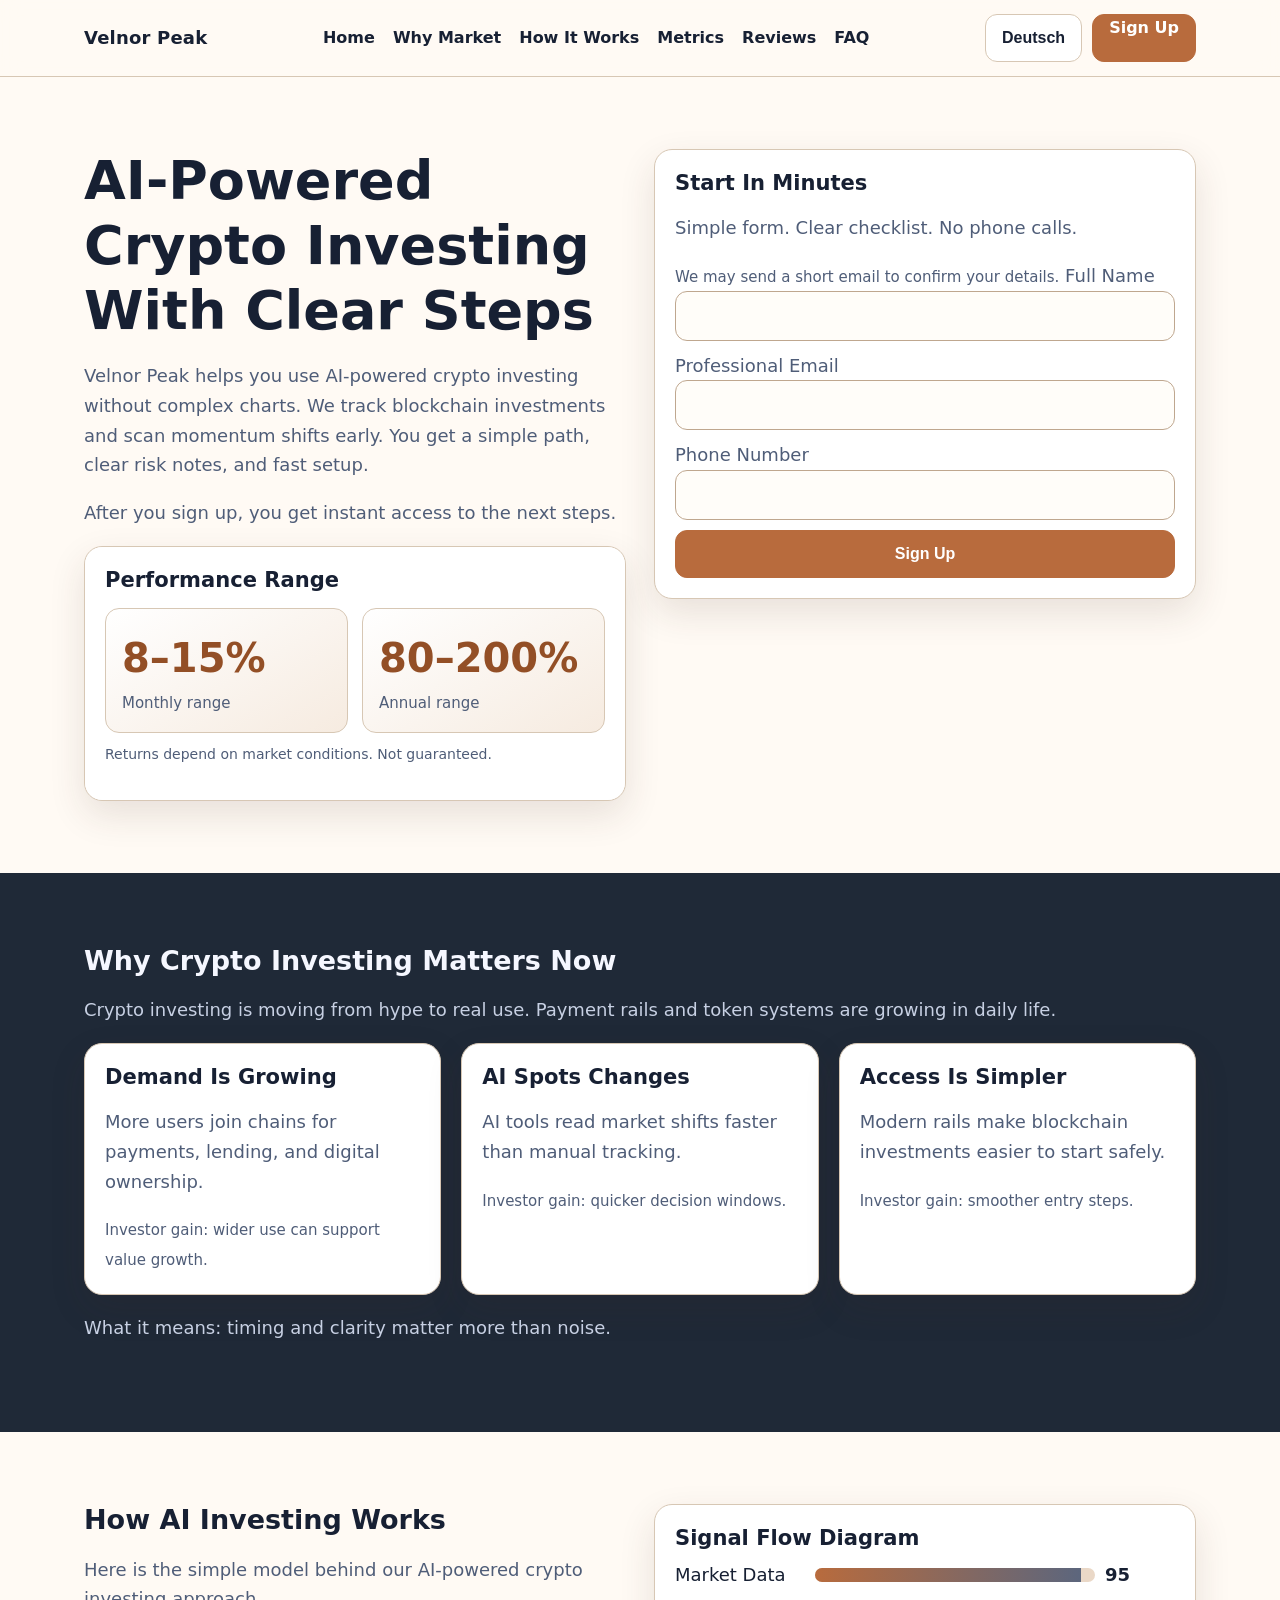
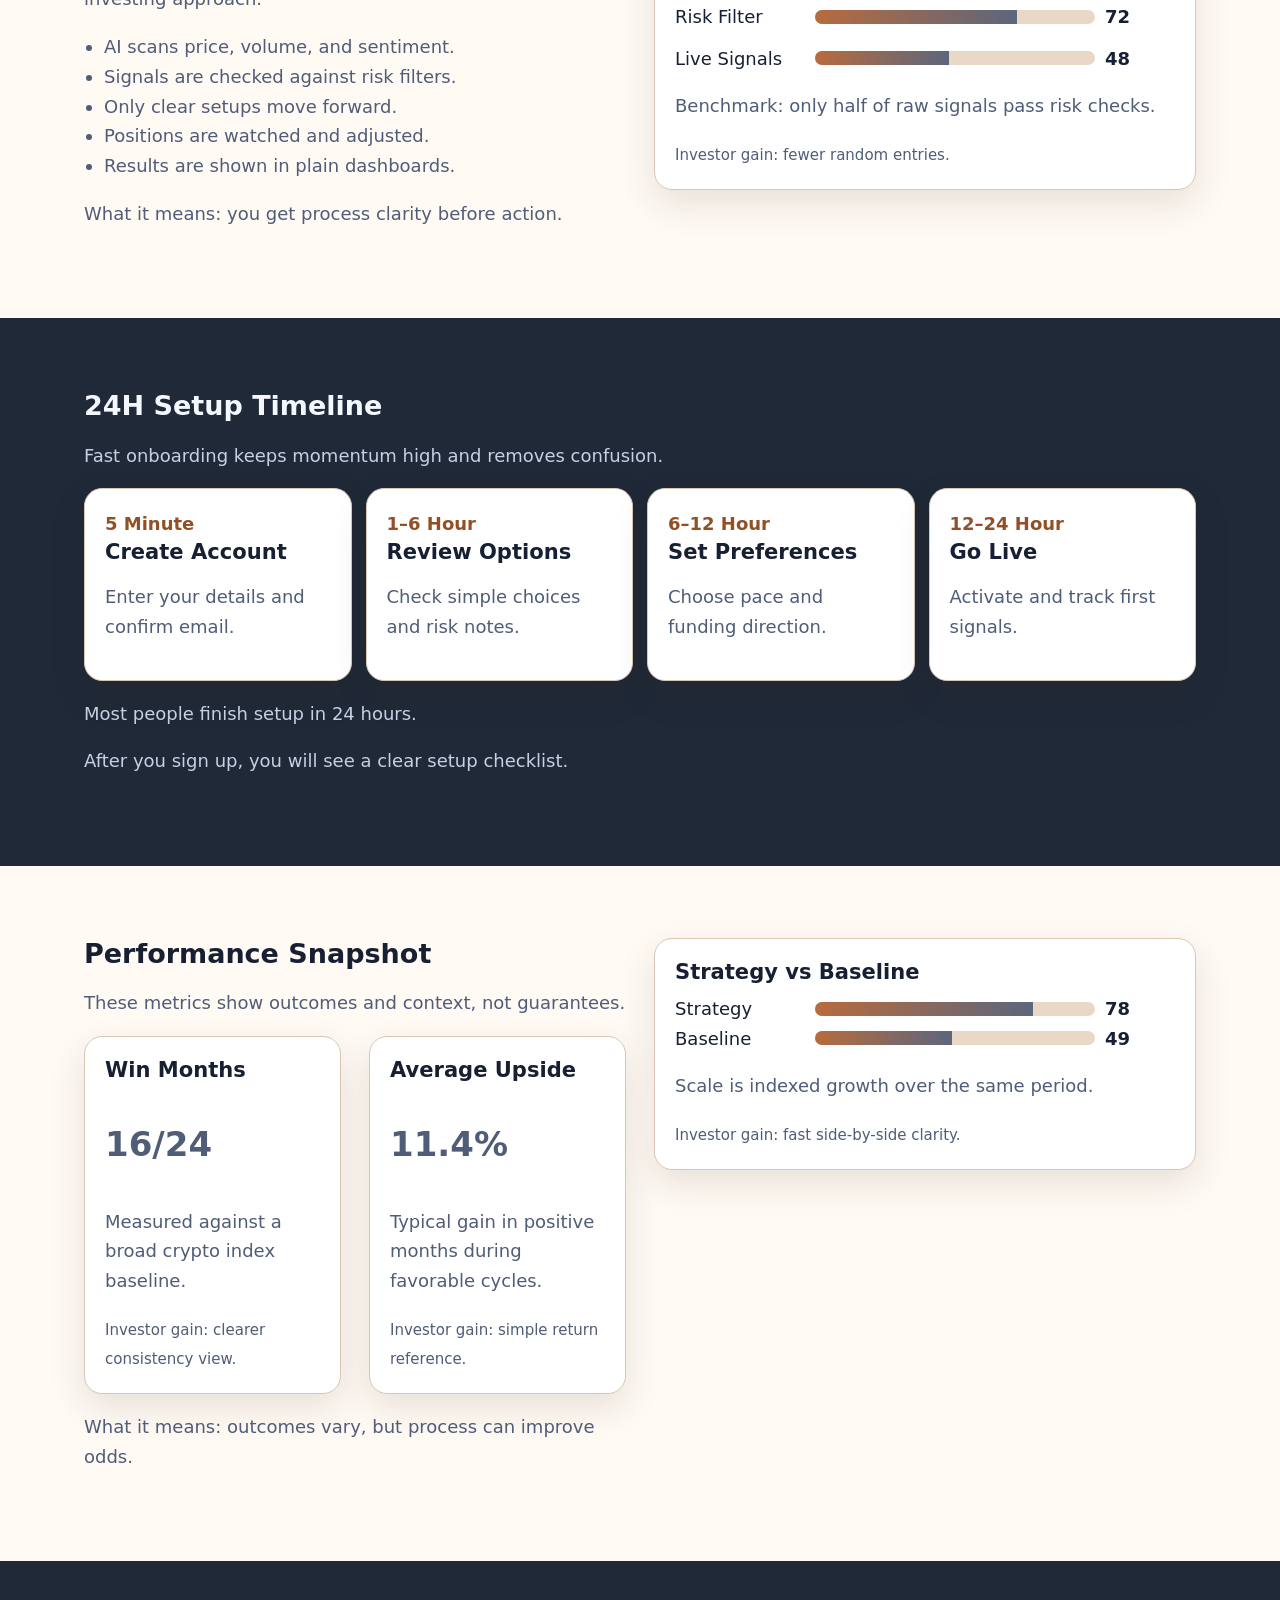
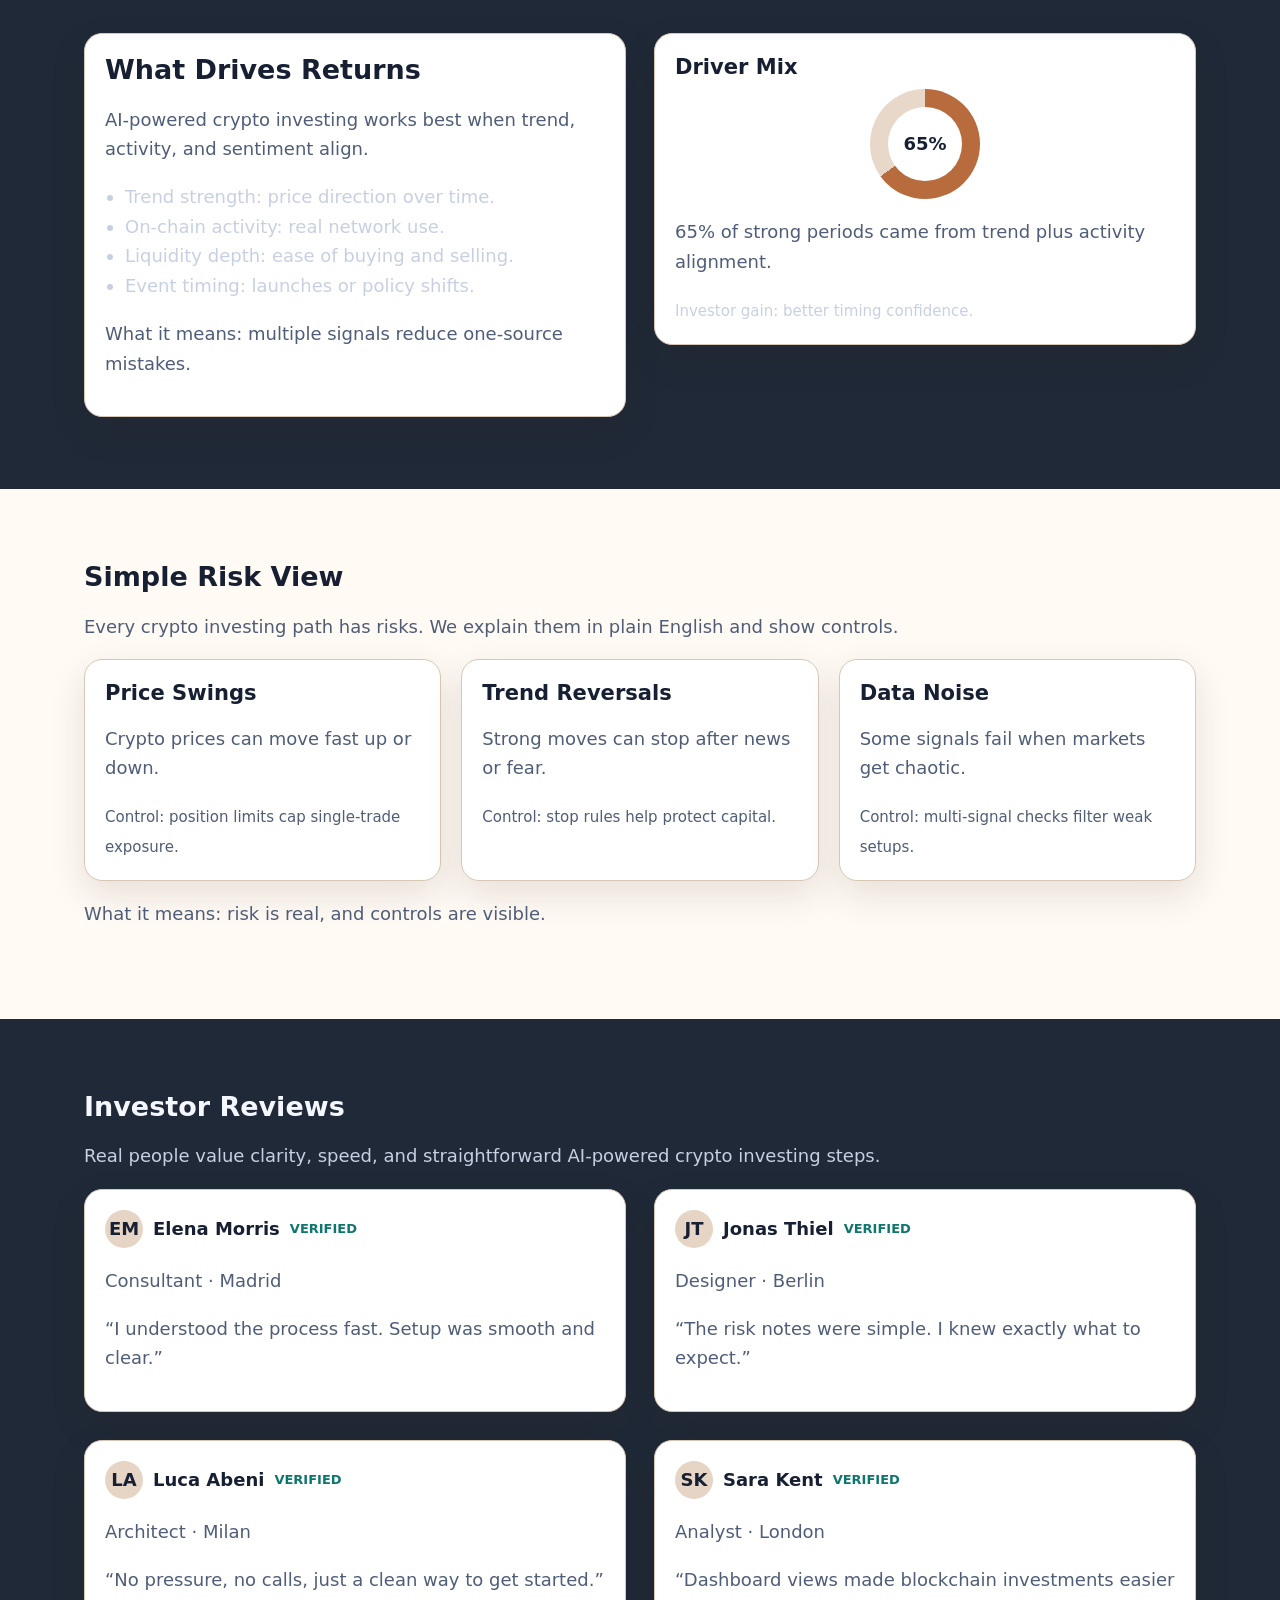
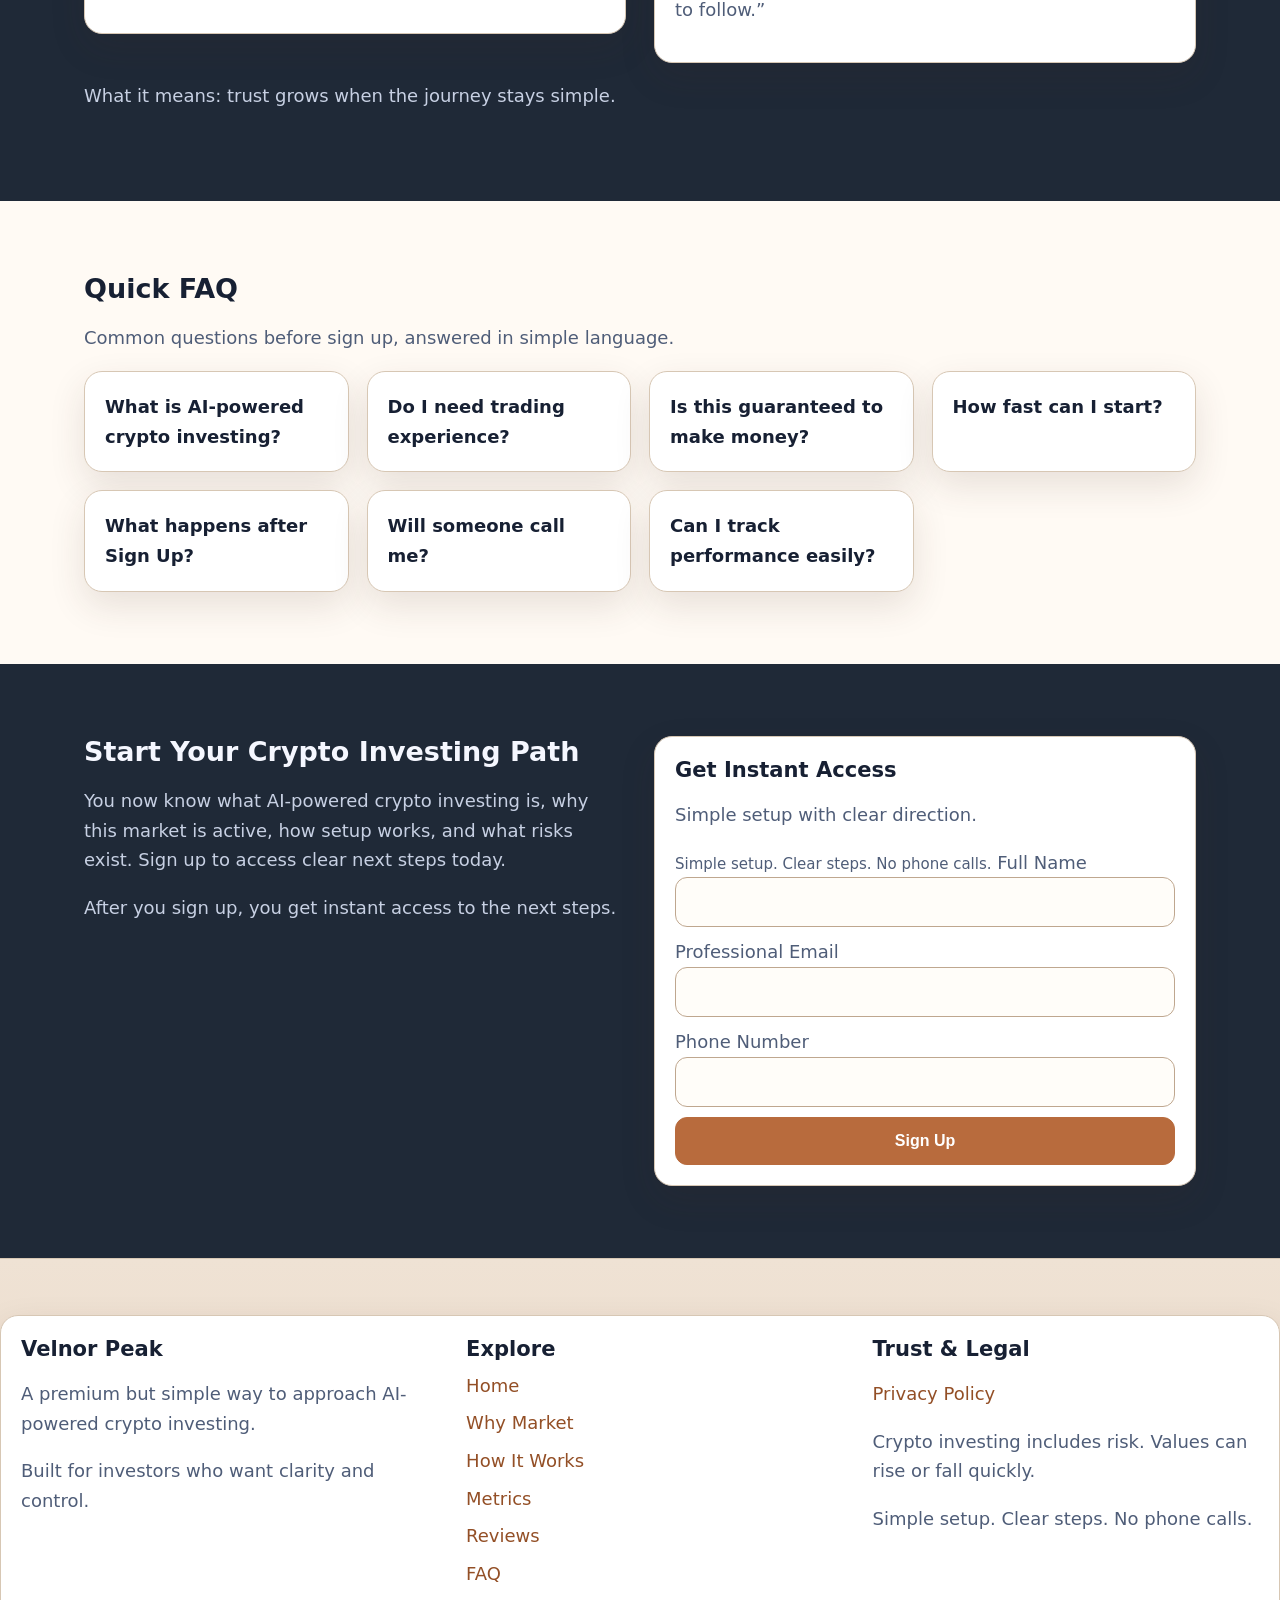
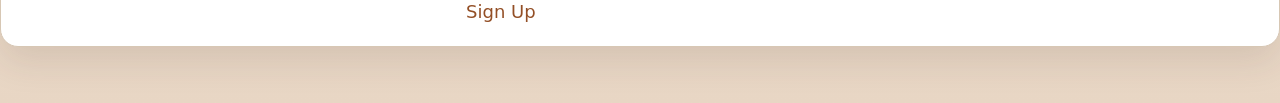
<file: de/index.html>
<!doctype html>
<html lang="en">
<head>
  <meta charset="UTF-8">
  <meta name="viewport" content="width=device-width, initial-scale=1.0">
  <title>Velnor Peak | AI-Powered Crypto Investing Guide Deutsch</title>
  <meta name="description" content="Learn AI-powered crypto investing in simple steps. See market timing, process, metrics, risks, and sign-up path.">
  <link rel="canonical" href="https://velnorpeak.com/de/index.html">
  <link rel="alternate" hreflang="en" href="https://velnorpeak.com/index.html">
  <link rel="alternate" hreflang="de" href="https://velnorpeak.com/de/index.html">
  <link rel="alternate" hreflang="fr" href="https://velnorpeak.com/fr/index.html">
  <link rel="alternate" hreflang="es" href="https://velnorpeak.com/es/index.html">
  <link rel="alternate" hreflang="it" href="https://velnorpeak.com/it/index.html">
  <link rel="alternate" hreflang="tr" href="https://velnorpeak.com/tr/index.html">
  <link rel="alternate" hreflang="pt" href="https://velnorpeak.com/pt/index.html">
  <link rel="alternate" hreflang="ja" href="https://velnorpeak.com/jp/index.html">
  <link rel="alternate" hreflang="sk" href="https://velnorpeak.com/sk/index.html">
  <link rel="alternate" hreflang="nl-BE" href="https://velnorpeak.com/be/index.html">
  <meta property="og:title" content="Velnor Peak | AI-Powered Crypto Investing">
  <meta property="og:description" content="Simple AI-powered crypto investing for regular investors.">
  <meta property="og:type" content="website">
  <meta property="og:url" content="https://velnorpeak.com/de/index.html">
  <meta name="twitter:card" content="summary_large_image">
  <meta name="twitter:title" content="Velnor Peak AI-Powered Crypto Investing">
  <meta name="twitter:description" content="See how AI-powered crypto investing works in clear steps.">
  <link rel="stylesheet" href="../assets/style.css">
</head>
<body>
<header class="header">
  <div class="container header-inner">
    <a class="brand" href="../index.html">Velnor Peak</a>
    <nav class="nav-links desktop" aria-label="Primary">
      <a href="#home">Home</a><a href="#market">Why Market</a><a href="#model">How It Works</a><a href="#metrics">Metrics</a><a href="#reviews">Reviews</a><a href="#faq">FAQ</a>
    </nav>
    <div class="header-right">
      <div class="lang-wrap">
        <button class="lang-btn" data-lang-btn aria-expanded="false" aria-label="Choose language">Deutsch</button>
        <div class="lang-menu" data-lang-menu>
          <a class="lang-option" href="../index.html"><svg width="18" height="12" viewBox="0 0 18 12" aria-hidden="true"><rect width="18" height="12" fill="#012169"/><path d="M0 0l18 12M18 0L0 12" stroke="#fff" stroke-width="2"/></svg>English</a>
<a class="lang-option" href="../de/index.html"><svg width="18" height="12" viewBox="0 0 18 12"><rect width="18" height="4" fill="#111"/><rect y="4" width="18" height="4" fill="#dd0000"/><rect y="8" width="18" height="4" fill="#ffce00"/></svg>Deutsch</a>
<a class="lang-option" href="../fr/index.html"><svg width="18" height="12" viewBox="0 0 18 12"><rect width="6" height="12" fill="#0055a4"/><rect x="6" width="6" height="12" fill="#fff"/><rect x="12" width="6" height="12" fill="#ef4135"/></svg>Français</a>
<a class="lang-option" href="../es/index.html"><svg width="18" height="12" viewBox="0 0 18 12"><rect width="18" height="12" fill="#c60b1e"/><rect y="3" width="18" height="6" fill="#ffc400"/></svg>Español</a>
<a class="lang-option" href="../it/index.html"><svg width="18" height="12" viewBox="0 0 18 12"><rect width="6" height="12" fill="#009246"/><rect x="6" width="6" height="12" fill="#fff"/><rect x="12" width="6" height="12" fill="#ce2b37"/></svg>Italiano</a>
<a class="lang-option" href="../tr/index.html"><svg width="18" height="12" viewBox="0 0 18 12"><rect width="18" height="12" fill="#e30a17"/></svg>Türkçe</a>
<a class="lang-option" href="../pt/index.html"><svg width="18" height="12" viewBox="0 0 18 12"><rect width="7" height="12" fill="#006600"/><rect x="7" width="11" height="12" fill="#ff0000"/></svg>Português</a>
<a class="lang-option" href="../jp/index.html"><svg width="18" height="12" viewBox="0 0 18 12"><rect width="18" height="12" fill="#fff"/><circle cx="9" cy="6" r="3" fill="#bc002d"/></svg>日本語</a>
<a class="lang-option" href="../sk/index.html"><svg width="18" height="12" viewBox="0 0 18 12"><rect width="18" height="4" fill="#fff"/><rect y="4" width="18" height="4" fill="#0b4ea2"/><rect y="8" width="18" height="4" fill="#ee1c25"/></svg>Slovak</a>
<a class="lang-option" href="../be/index.html"><svg width="18" height="12" viewBox="0 0 18 12"><rect width="6" height="12" fill="#000"/><rect x="6" width="6" height="12" fill="#fdcf00"/><rect x="12" width="6" height="12" fill="#ed2939"/></svg>Nederlands (BE)</a>
        </div>
      </div>
      <a href="#signup" class="cta-btn">Sign Up</a>
      <button class="burger" data-burger aria-label="Open menu" aria-expanded="false">☰</button>
    </div>
  </div>
</header>

<div class="drawer-backdrop" data-backdrop></div>
<aside class="drawer" data-drawer aria-hidden="true">
  <div class="drawer-top"><strong>Menu</strong><button class="icon-close" data-drawer-close aria-label="Close menu">✕</button></div>
  <nav class="nav-links" aria-label="Mobile">
    <a href="#home">Home</a><a href="#market">Why Market</a><a href="#model">How It Works</a><a href="#metrics">Metrics</a><a href="#reviews">Reviews</a><a href="#faq">FAQ</a>
  </nav>
  <div class="lang-wrap"><button class="lang-btn" data-lang-btn aria-expanded="false">Deutsch</button><div class="lang-menu" data-lang-menu><a class="lang-option" href="../index.html"><svg width="18" height="12" viewBox="0 0 18 12" aria-hidden="true"><rect width="18" height="12" fill="#012169"/><path d="M0 0l18 12M18 0L0 12" stroke="#fff" stroke-width="2"/></svg>English</a>
<a class="lang-option" href="../de/index.html"><svg width="18" height="12" viewBox="0 0 18 12"><rect width="18" height="4" fill="#111"/><rect y="4" width="18" height="4" fill="#dd0000"/><rect y="8" width="18" height="4" fill="#ffce00"/></svg>Deutsch</a>
<a class="lang-option" href="../fr/index.html"><svg width="18" height="12" viewBox="0 0 18 12"><rect width="6" height="12" fill="#0055a4"/><rect x="6" width="6" height="12" fill="#fff"/><rect x="12" width="6" height="12" fill="#ef4135"/></svg>Français</a>
<a class="lang-option" href="../es/index.html"><svg width="18" height="12" viewBox="0 0 18 12"><rect width="18" height="12" fill="#c60b1e"/><rect y="3" width="18" height="6" fill="#ffc400"/></svg>Español</a>
<a class="lang-option" href="../it/index.html"><svg width="18" height="12" viewBox="0 0 18 12"><rect width="6" height="12" fill="#009246"/><rect x="6" width="6" height="12" fill="#fff"/><rect x="12" width="6" height="12" fill="#ce2b37"/></svg>Italiano</a>
<a class="lang-option" href="../tr/index.html"><svg width="18" height="12" viewBox="0 0 18 12"><rect width="18" height="12" fill="#e30a17"/></svg>Türkçe</a>
<a class="lang-option" href="../pt/index.html"><svg width="18" height="12" viewBox="0 0 18 12"><rect width="7" height="12" fill="#006600"/><rect x="7" width="11" height="12" fill="#ff0000"/></svg>Português</a>
<a class="lang-option" href="../jp/index.html"><svg width="18" height="12" viewBox="0 0 18 12"><rect width="18" height="12" fill="#fff"/><circle cx="9" cy="6" r="3" fill="#bc002d"/></svg>日本語</a>
<a class="lang-option" href="../sk/index.html"><svg width="18" height="12" viewBox="0 0 18 12"><rect width="18" height="4" fill="#fff"/><rect y="4" width="18" height="4" fill="#0b4ea2"/><rect y="8" width="18" height="4" fill="#ee1c25"/></svg>Slovak</a>
<a class="lang-option" href="../be/index.html"><svg width="18" height="12" viewBox="0 0 18 12"><rect width="6" height="12" fill="#000"/><rect x="6" width="6" height="12" fill="#fdcf00"/><rect x="12" width="6" height="12" fill="#ed2939"/></svg>Nederlands (BE)</a></div></div>
  <a class="cta-btn" href="#signup">Sign Up</a>
</aside>

<main>
<section id="home" class="section light reveal"><div class="container grid-2">
  <div>
    <h1 class="hero-title">AI-Powered Crypto Investing With Clear Steps</h1>
    <p>Velnor Peak helps you use AI-powered crypto investing without complex charts. We track blockchain investments and scan momentum shifts early. You get a simple path, clear risk notes, and fast setup.</p>
    <p>After you sign up, you get instant access to the next steps.</p>
    <div class="hero-panel text-on-glass">
      <h3>Performance Range</h3>
      <div class="performance">
        <div class="perf-item"><div class="perf-num">8–15%</div><div class="perf-label">Monthly range</div></div>
        <div class="perf-item"><div class="perf-num">80–200%</div><div class="perf-label">Annual range</div></div>
      </div>
      <p class="perf-note">Returns depend on market conditions. Not guaranteed.</p>
    </div>
  </div>
  <div class="form-card" id="signup">
    <h3>Start In Minutes</h3><p>Simple form. Clear checklist. No phone calls.</p><small>We may send a short email to confirm your details.</small>
    <label for="name1">Full Name</label><input id="name1" name="name" autocomplete="name" required>
    <label for="email1">Professional Email</label><input id="email1" type="email" name="email" autocomplete="email" required>
    <label for="phone1">Phone Number</label><input id="phone1" type="tel" name="phone" autocomplete="tel" required>
    <button class="cta-btn" type="button">Sign Up</button>
  </div>
</div></section>

<section id="market" class="section dark reveal"><div class="container">
  <h2>Why Crypto Investing Matters Now</h2><p>Crypto investing is moving from hype to real use. Payment rails and token systems are growing in daily life.</p>
  <div class="grid-3">
    <article class="card"><h3>Demand Is Growing</h3><p>More users join chains for payments, lending, and digital ownership.</p><small>Investor gain: wider use can support value growth.</small></article>
    <article class="card"><h3>AI Spots Changes</h3><p>AI tools read market shifts faster than manual tracking.</p><small>Investor gain: quicker decision windows.</small></article>
    <article class="card"><h3>Access Is Simpler</h3><p>Modern rails make blockchain investments easier to start safely.</p><small>Investor gain: smoother entry steps.</small></article>
  </div>
  <p>What it means: timing and clarity matter more than noise.</p>
</div></section>

<section id="model" class="section light reveal"><div class="container grid-2">
  <div>
    <h2>How AI Investing Works</h2><p>Here is the simple model behind our AI-powered crypto investing approach.</p>
    <ul class="bullets"><li>AI scans price, volume, and sentiment.</li><li>Signals are checked against risk filters.</li><li>Only clear setups move forward.</li><li>Positions are watched and adjusted.</li><li>Results are shown in plain dashboards.</li></ul>
    <p>What it means: you get process clarity before action.</p>
  </div>
  <div class="visual-card">
    <h3>Signal Flow Diagram</h3>
    <div class="visual-bars">
      <div class="bar-row"><span>Market Data</span><div class="bar"><div class="fill" style="width:95%"></div></div><strong>95</strong></div>
      <div class="bar-row"><span>Risk Filter</span><div class="bar"><div class="fill" style="width:72%"></div></div><strong>72</strong></div>
      <div class="bar-row"><span>Live Signals</span><div class="bar"><div class="fill" style="width:48%"></div></div><strong>48</strong></div>
    </div>
    <p>Benchmark: only half of raw signals pass risk checks.</p>
    <small>Investor gain: fewer random entries.</small>
  </div>
</div></section>

<section class="section dark reveal"><div class="container">
  <h2>24H Setup Timeline</h2><p>Fast onboarding keeps momentum high and removes confusion.</p>
  <div class="process-grid">
    <article class="process-card"><span class="time">5 Minute</span><h3>Create Account</h3><p>Enter your details and confirm email.</p></article>
    <article class="process-card"><span class="time">1–6 Hour</span><h3>Review Options</h3><p>Check simple choices and risk notes.</p></article>
    <article class="process-card"><span class="time">6–12 Hour</span><h3>Set Preferences</h3><p>Choose pace and funding direction.</p></article>
    <article class="process-card"><span class="time">12–24 Hour</span><h3>Go Live</h3><p>Activate and track first signals.</p></article>
  </div>
  <p>Most people finish setup in 24 hours.</p>
  <p>After you sign up, you will see a clear setup checklist.</p>
</div></section>

<section id="metrics" class="section light reveal"><div class="container grid-2">
  <div>
    <h2>Performance Snapshot</h2><p>These metrics show outcomes and context, not guarantees.</p>
    <div class="grid-2">
      <article class="kpi-card"><h3>Win Months</h3><p class="metric-big">16/24</p><p>Measured against a broad crypto index baseline.</p><small>Investor gain: clearer consistency view.</small></article>
      <article class="kpi-card"><h3>Average Upside</h3><p class="metric-big">11.4%</p><p>Typical gain in positive months during favorable cycles.</p><small>Investor gain: simple return reference.</small></article>
    </div>
    <p>What it means: outcomes vary, but process can improve odds.</p>
  </div>
  <article class="chart-panel">
    <h3>Strategy vs Baseline</h3>
    <div class="bar-row"><span>Strategy</span><div class="bar"><div class="fill" style="width:78%"></div></div><strong>78</strong></div>
    <div class="bar-row"><span>Baseline</span><div class="bar"><div class="fill" style="width:49%"></div></div><strong>49</strong></div>
    <p>Scale is indexed growth over the same period.</p>
    <small>Investor gain: fast side-by-side clarity.</small>
  </article>
</div></section>

<section class="section dark reveal"><div class="container grid-2">
  <article class="info-panel">
    <h2>What Drives Returns</h2><p>AI-powered crypto investing works best when trend, activity, and sentiment align.</p>
    <ul class="bullets"><li>Trend strength: price direction over time.</li><li>On-chain activity: real network use.</li><li>Liquidity depth: ease of buying and selling.</li><li>Event timing: launches or policy shifts.</li></ul>
    <p>What it means: multiple signals reduce one-source mistakes.</p>
  </article>
  <article class="metric-card">
    <h3>Driver Mix</h3><div class="ring"></div><p>65% of strong periods came from trend plus activity alignment.</p><small>Investor gain: better timing confidence.</small>
  </article>
</div></section>

<section class="section light reveal"><div class="container">
  <h2>Simple Risk View</h2><p>Every crypto investing path has risks. We explain them in plain English and show controls.</p>
  <div class="grid-3">
    <article class="card"><h3>Price Swings</h3><p>Crypto prices can move fast up or down.</p><small>Control: position limits cap single-trade exposure.</small></article>
    <article class="card"><h3>Trend Reversals</h3><p>Strong moves can stop after news or fear.</p><small>Control: stop rules help protect capital.</small></article>
    <article class="card"><h3>Data Noise</h3><p>Some signals fail when markets get chaotic.</p><small>Control: multi-signal checks filter weak setups.</small></article>
  </div>
  <p>What it means: risk is real, and controls are visible.</p>
</div></section>

<section id="reviews" class="section dark reveal"><div class="container">
  <h2>Investor Reviews</h2><p>Real people value clarity, speed, and straightforward AI-powered crypto investing steps.</p>
  <div class="grid-2">
    <article class="review-card"><div class="review-head"><div class="avatar">EM</div><strong>Elena Morris</strong><span class="verified">VERIFIED</span></div><p>Consultant · Madrid</p><p>“I understood the process fast. Setup was smooth and clear.”</p></article>
    <article class="review-card"><div class="review-head"><div class="avatar">JT</div><strong>Jonas Thiel</strong><span class="verified">VERIFIED</span></div><p>Designer · Berlin</p><p>“The risk notes were simple. I knew exactly what to expect.”</p></article>
    <article class="review-card"><div class="review-head"><div class="avatar">LA</div><strong>Luca Abeni</strong><span class="verified">VERIFIED</span></div><p>Architect · Milan</p><p>“No pressure, no calls, just a clean way to get started.”</p></article>
    <article class="review-card"><div class="review-head"><div class="avatar">SK</div><strong>Sara Kent</strong><span class="verified">VERIFIED</span></div><p>Analyst · London</p><p>“Dashboard views made blockchain investments easier to follow.”</p></article>
  </div>
  <p>What it means: trust grows when the journey stays simple.</p>
</div></section>

<section id="faq" class="section light reveal"><div class="container">
  <h2>Quick FAQ</h2><p>Common questions before sign up, answered in simple language.</p>
  <div class="grid-auto">
    <details class="faq-item"><summary>What is AI-powered crypto investing?</summary><p>It uses software models to read market data and guide entries.</p></details>
    <details class="faq-item"><summary>Do I need trading experience?</summary><p>No. The setup checklist explains each step in plain words.</p></details>
    <details class="faq-item"><summary>Is this guaranteed to make money?</summary><p>No. Returns depend on market conditions and can go down.</p></details>
    <details class="faq-item"><summary>How fast can I start?</summary><p>Most users complete setup in 24 hours.</p></details>
    <details class="faq-item"><summary>What happens after Sign Up?</summary><p>After you sign up, you can review the options and choose what to do next.</p></details>
    <details class="faq-item"><summary>Will someone call me?</summary><p>No phone calls. We may send a short email to confirm details.</p></details>
    <details class="faq-item"><summary>Can I track performance easily?</summary><p>Yes. You get simple metric views with clear labels and context.</p></details>
  </div>
</div></section>

<section class="section dark reveal"><div class="container grid-2">
  <div>
    <h2>Start Your Crypto Investing Path</h2>
    <p>You now know what AI-powered crypto investing is, why this market is active, how setup works, and what risks exist. Sign up to access clear next steps today.</p>
    <p>After you sign up, you get instant access to the next steps.</p>
  </div>
  <div class="form-card">
    <h3>Get Instant Access</h3><p>Simple setup with clear direction.</p><small>Simple setup. Clear steps. No phone calls.</small>
    <label for="name2">Full Name</label><input id="name2" name="name2" required>
    <label for="email2">Professional Email</label><input id="email2" type="email" name="email2" required>
    <label for="phone2">Phone Number</label><input id="phone2" type="tel" name="phone2" required>
    <button class="cta-btn" type="button">Sign Up</button>
  </div>
</div></section>
</main>

<footer class="footer"><div class="container footer-grid footer-panel">
  <section><h3>Velnor Peak</h3><p>A premium but simple way to approach AI-powered crypto investing.</p><p>Built for investors who want clarity and control.</p></section>
  <section><h3>Explore</h3><nav class="footer-nav"><a href="#home">Home</a><a href="#market">Why Market</a><a href="#model">How It Works</a><a href="#metrics">Metrics</a><a href="#reviews">Reviews</a><a href="#faq">FAQ</a><a href="#signup">Sign Up</a></nav></section>
  <section><h3>Trust & Legal</h3><p><a href="#" data-open-privacy>Privacy Policy</a></p><p>Crypto investing includes risk. Values can rise or fall quickly.</p><p>Simple setup. Clear steps. No phone calls.</p></section>
</div></footer>

<div class="modal" data-modal aria-hidden="true" role="dialog" aria-modal="true" aria-label="Privacy Policy">
  <div class="modal-box">
    <div class="modal-head"><h3>Privacy Policy</h3><button class="icon-close" data-modal-close aria-label="Close privacy policy">✕</button></div>
    <p><strong>Introduction:</strong> We explain data use in clear language.</p>
    <p><strong>Data collection:</strong> We collect name, email, phone, and usage events.</p>
    <p><strong>Legal basis:</strong> We process data for consent, service delivery, and security.</p>
    <p><strong>Cookies:</strong> Cookies help remember settings and measure page performance.</p>
    <p><strong>Retention:</strong> We keep data only as long as needed for service purposes.</p>
    <p><strong>Third-party sharing:</strong> We share limited data with secure service providers.</p>
    <p><strong>Security:</strong> We use encryption, access controls, and monitoring.</p>
    <p><strong>User rights:</strong> You can request access, correction, deletion, or export.</p>
    <p><strong>International transfers:</strong> Data may be processed in other regions with safeguards.</p>
    <p><strong>Industry risk disclosure:</strong> Crypto markets can be volatile and outcomes are never guaranteed.</p>
    <p><strong>Contact:</strong> privacy@velnorpeak.com</p>
    <div class="modal-footer"><button class="lang-btn" data-modal-close>Close</button></div>
  </div>
</div>

<script type="application/ld+json">{"@context":"https://schema.org","@type":"Organization","name":"Velnor Peak","url":"https://velnorpeak.com"}</script>
<script type="application/ld+json">{"@context":"https://schema.org","@type":"WebSite","name":"Velnor Peak","url":"https://velnorpeak.com"}</script>
<script type="application/ld+json">{"@context":"https://schema.org","@type":"FAQPage","mainEntity":[{"@type":"Question","name":"What is AI-powered crypto investing?","acceptedAnswer":{"@type":"Answer","text":"It uses software models to read market data and guide entries."}},{"@type":"Question","name":"What happens after Sign Up?","acceptedAnswer":{"@type":"Answer","text":"After you sign up, you can review the options and choose what to do next."}}]}</script>
<script type="application/ld+json">{"@context":"https://schema.org","@type":"Review","itemReviewed":{"@type":"Service","name":"Velnor Peak"},"author":{"@type":"Person","name":"Elena Morris"},"reviewBody":"I understood the process fast. Setup was smooth and clear."}</script>
<script src="../assets/app.js" defer></script>
</body>
</html>
</file>
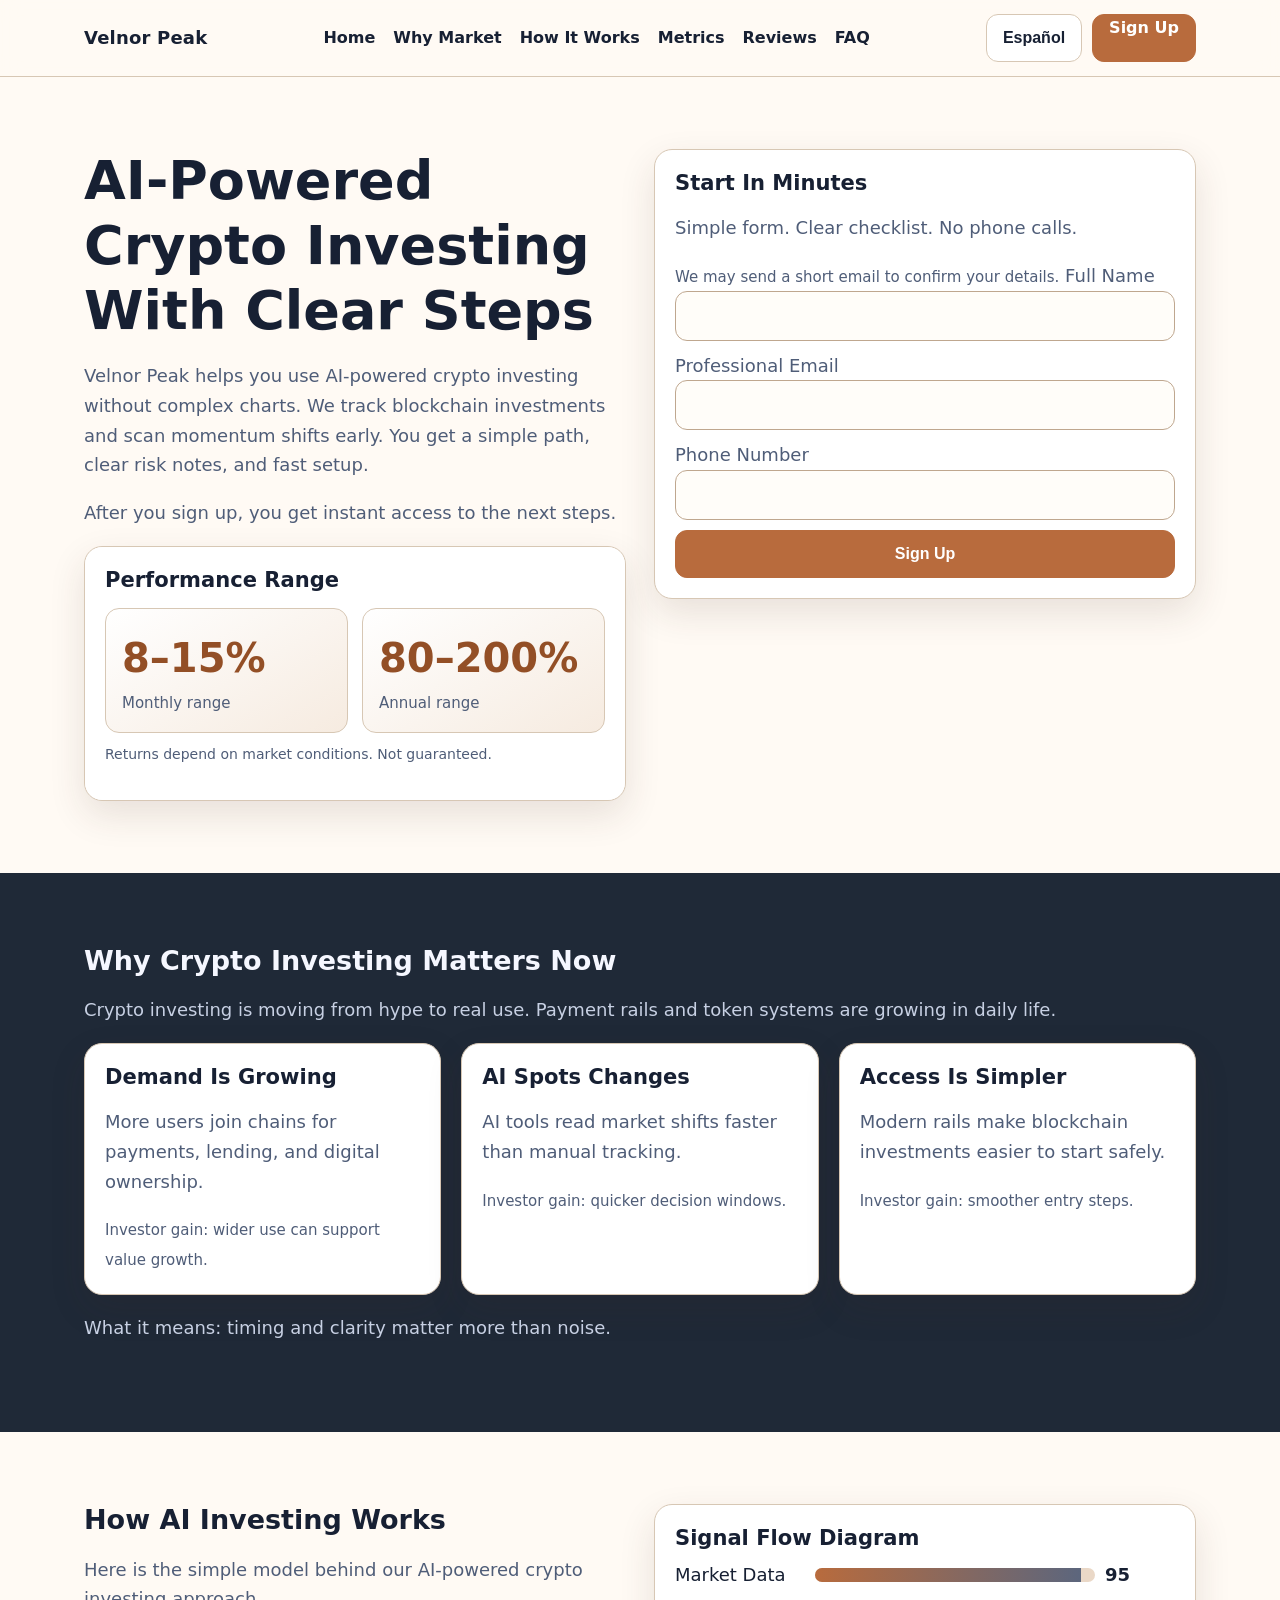
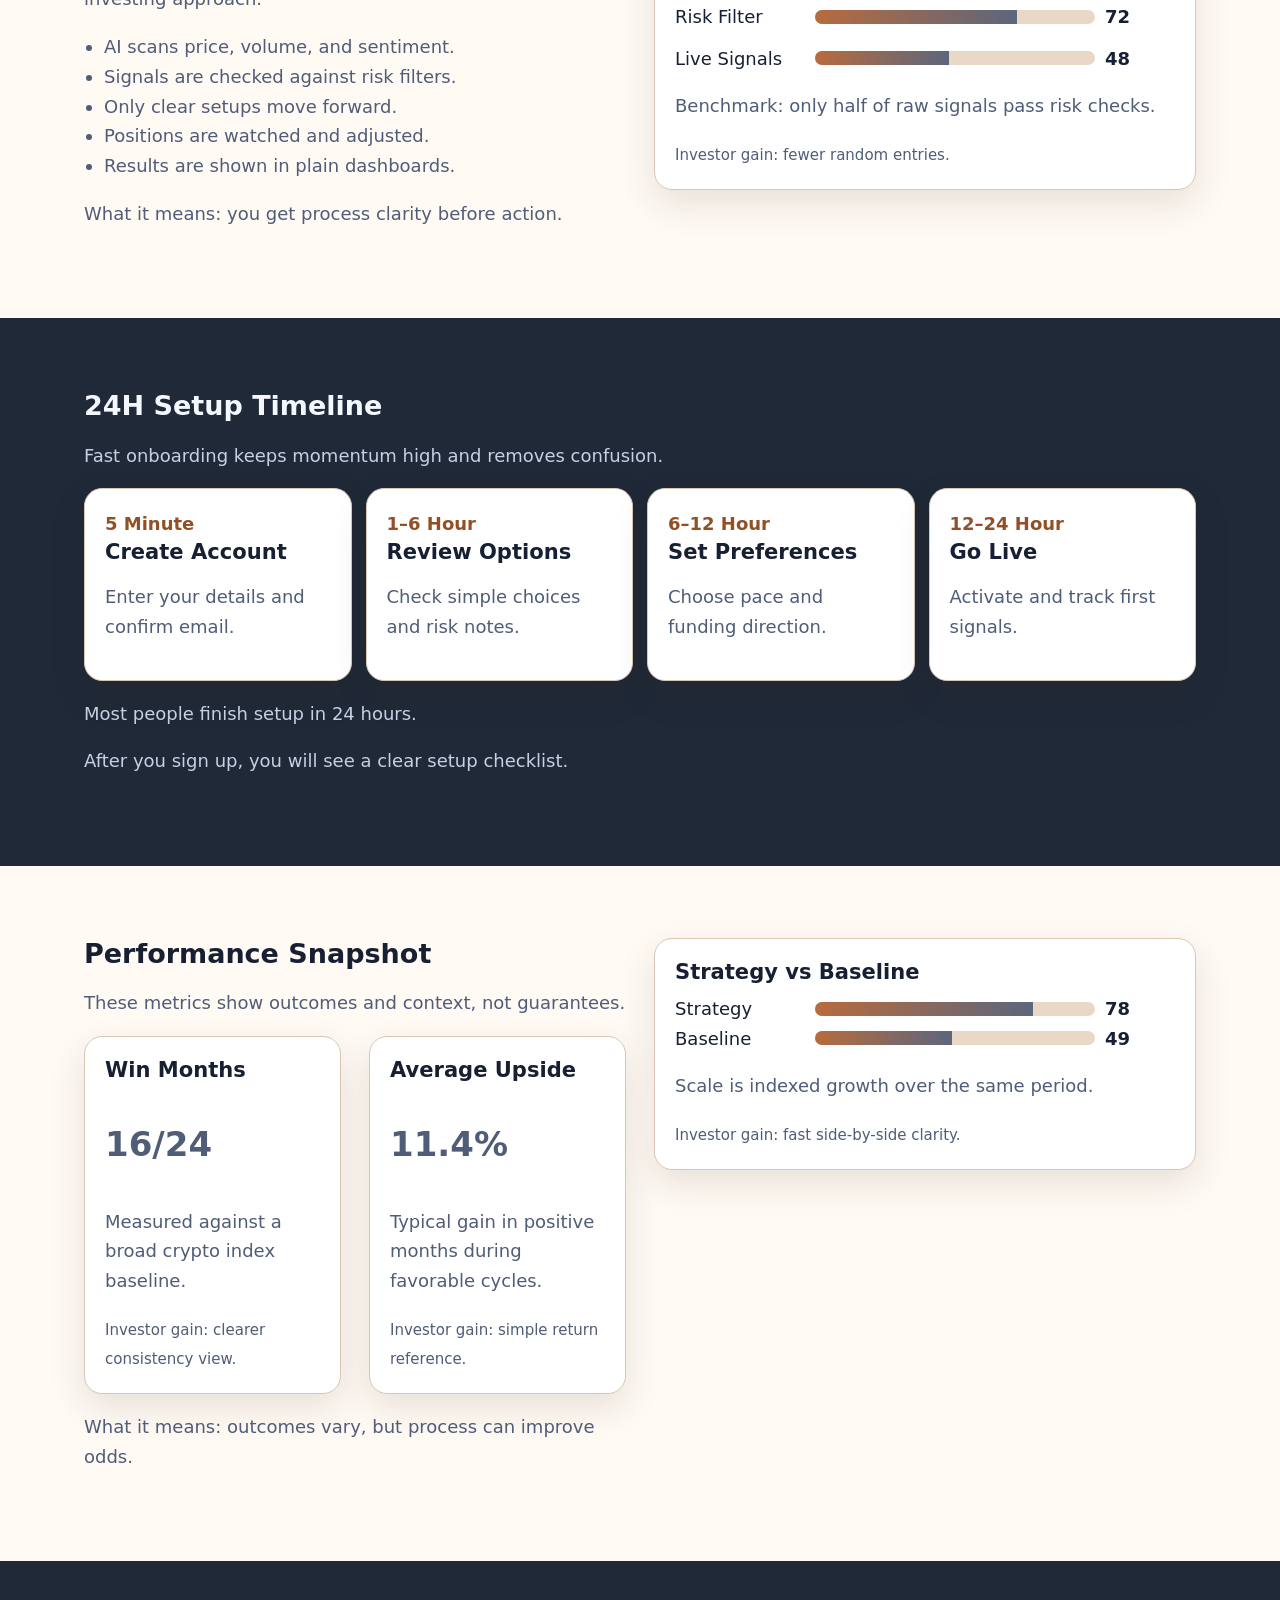
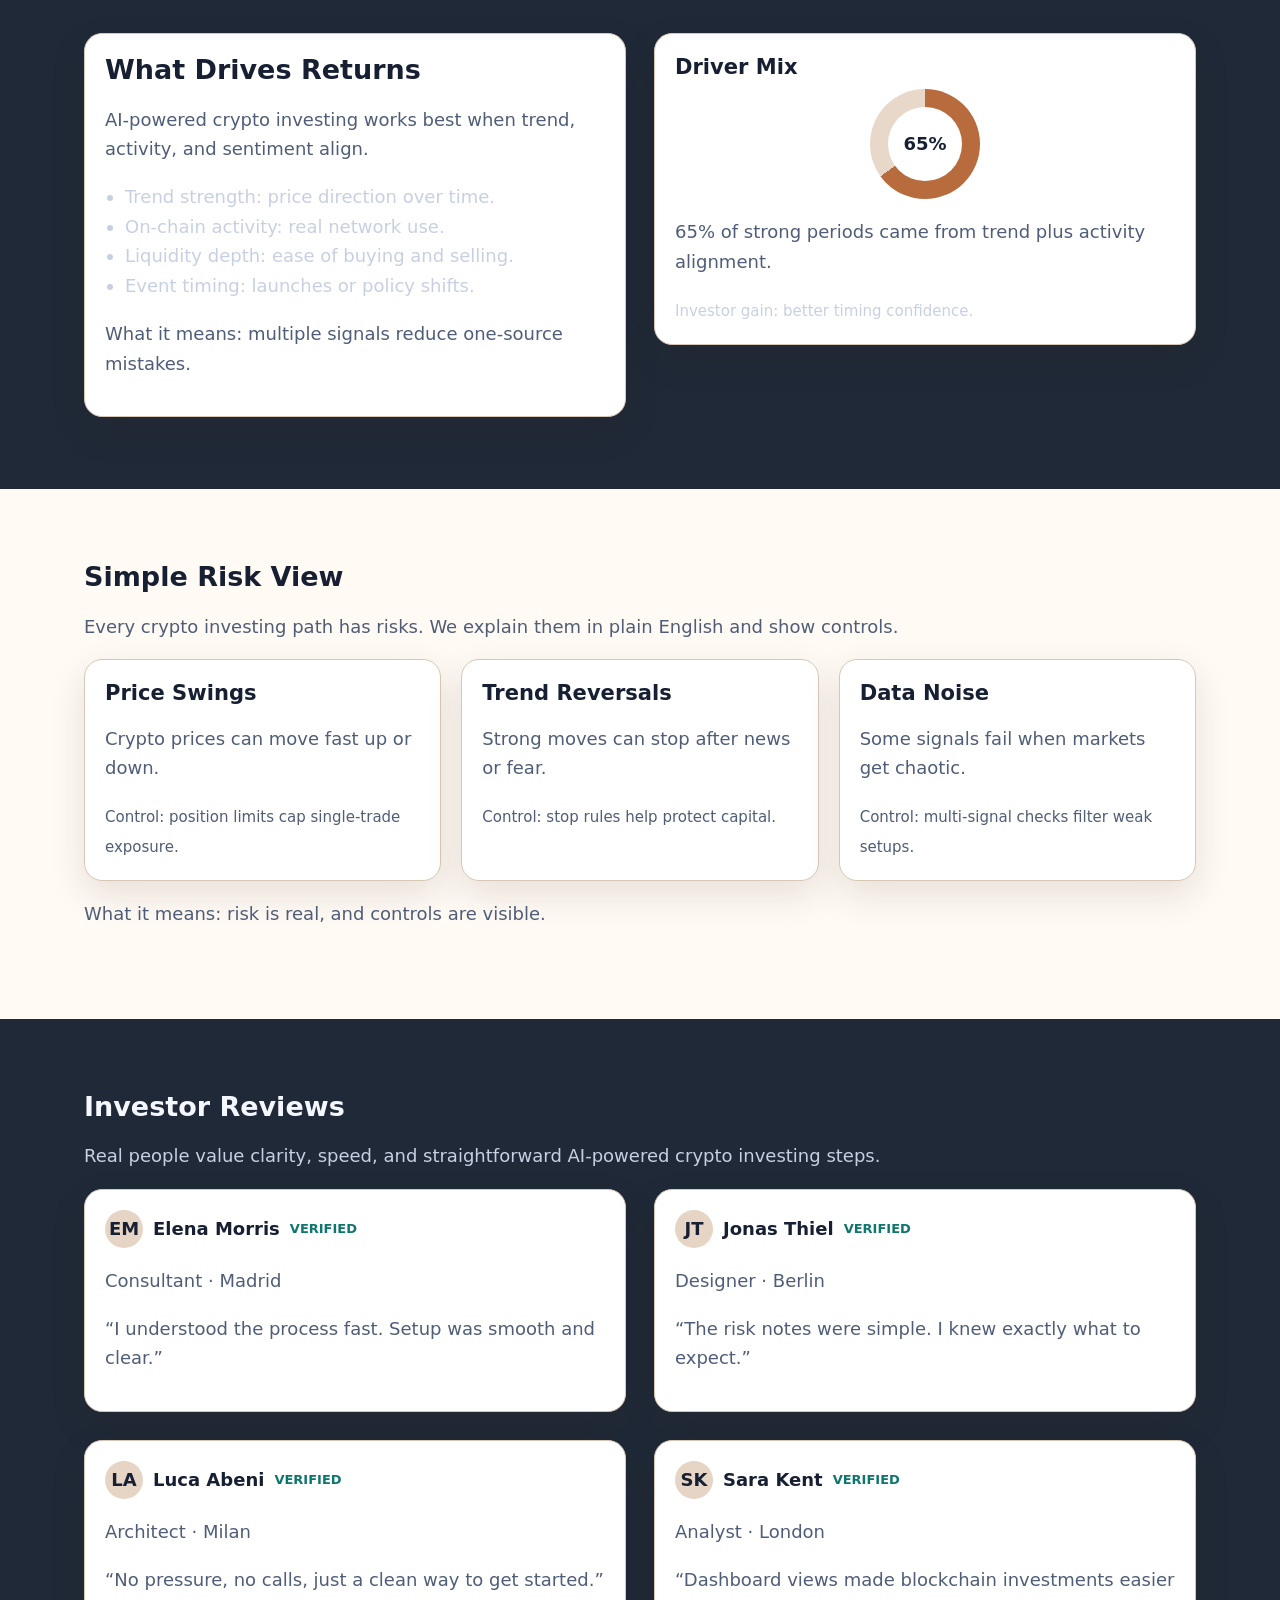
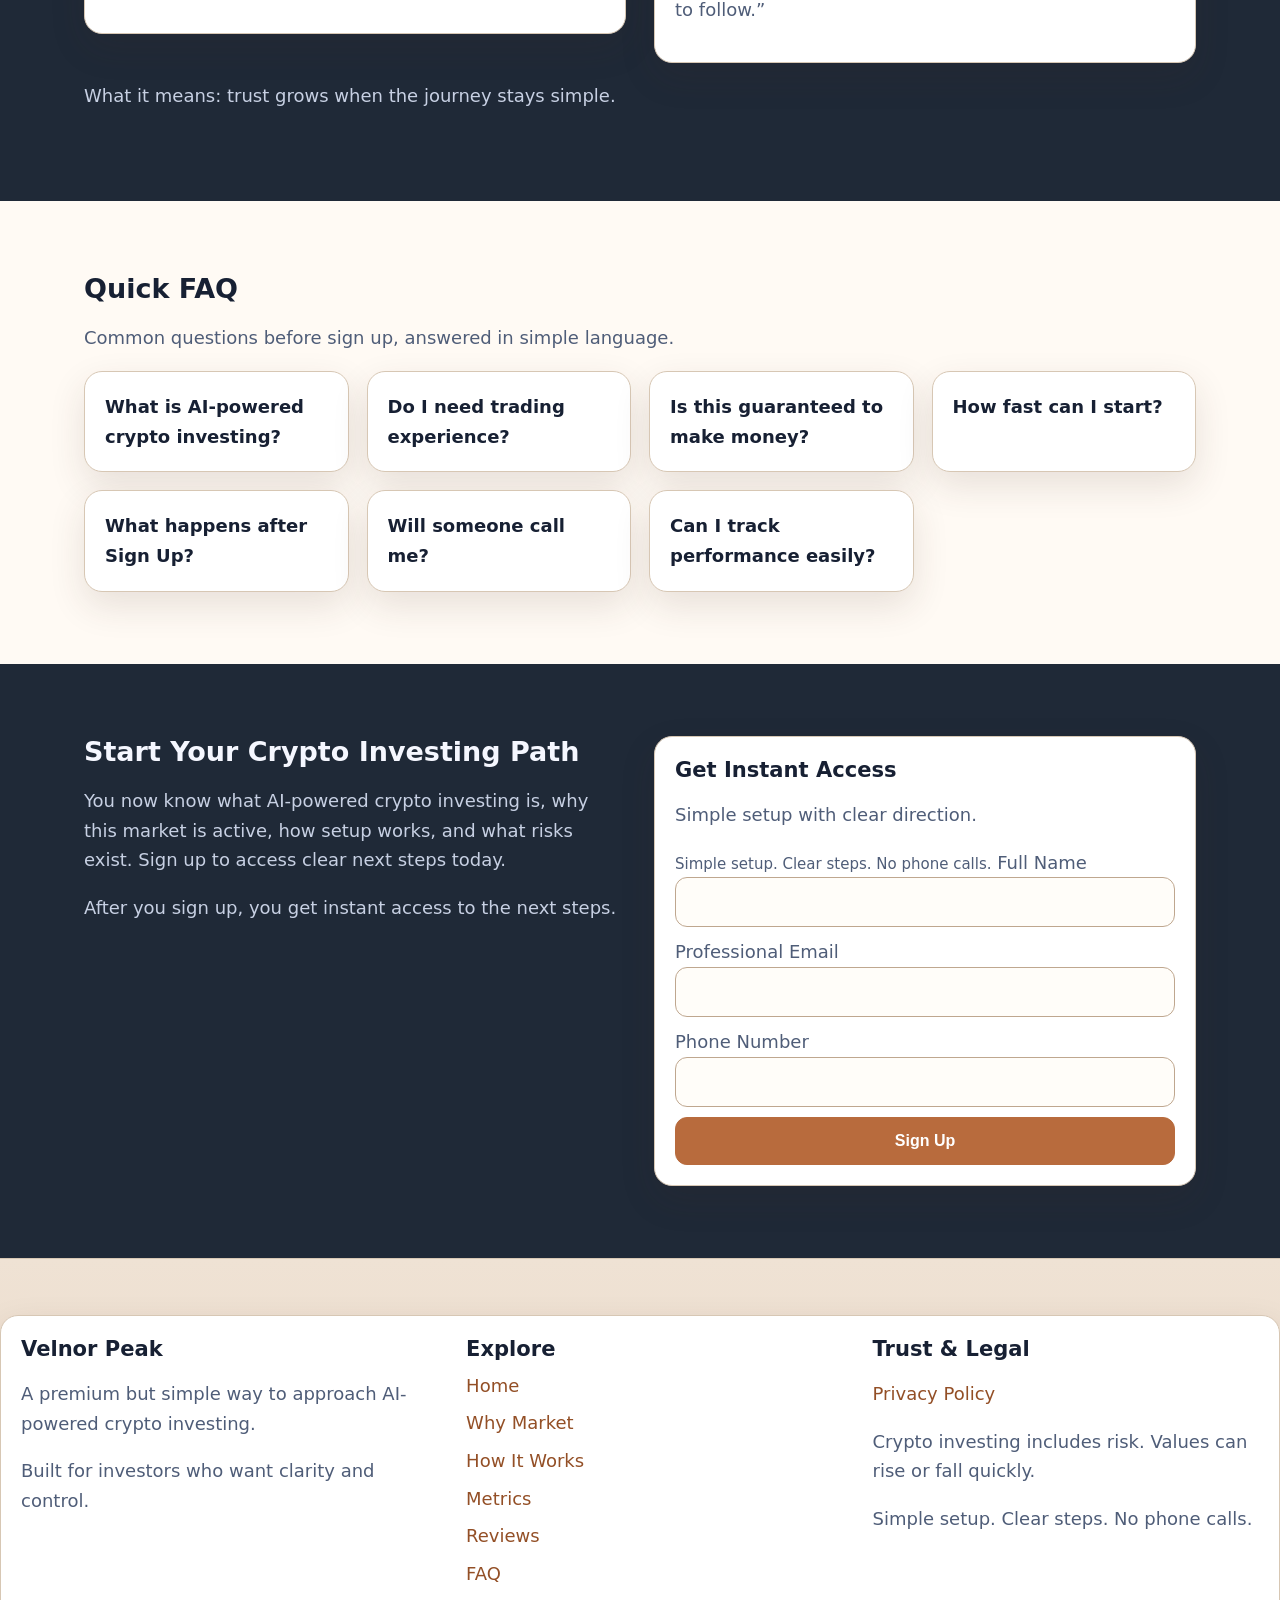
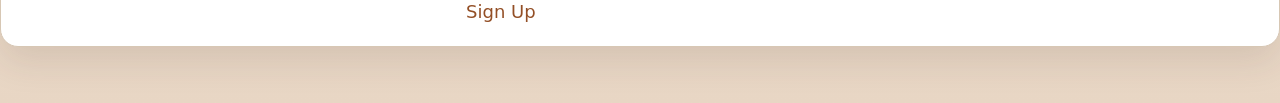
<file: es/index.html>
<!doctype html>
<html lang="en">
<head>
  <meta charset="UTF-8">
  <meta name="viewport" content="width=device-width, initial-scale=1.0">
  <title>Velnor Peak | AI-Powered Crypto Investing Guide Español</title>
  <meta name="description" content="Learn AI-powered crypto investing in simple steps. See market timing, process, metrics, risks, and sign-up path.">
  <link rel="canonical" href="https://velnorpeak.com/es/index.html">
  <link rel="alternate" hreflang="en" href="https://velnorpeak.com/index.html">
  <link rel="alternate" hreflang="de" href="https://velnorpeak.com/de/index.html">
  <link rel="alternate" hreflang="fr" href="https://velnorpeak.com/fr/index.html">
  <link rel="alternate" hreflang="es" href="https://velnorpeak.com/es/index.html">
  <link rel="alternate" hreflang="it" href="https://velnorpeak.com/it/index.html">
  <link rel="alternate" hreflang="tr" href="https://velnorpeak.com/tr/index.html">
  <link rel="alternate" hreflang="pt" href="https://velnorpeak.com/pt/index.html">
  <link rel="alternate" hreflang="ja" href="https://velnorpeak.com/jp/index.html">
  <link rel="alternate" hreflang="sk" href="https://velnorpeak.com/sk/index.html">
  <link rel="alternate" hreflang="nl-BE" href="https://velnorpeak.com/be/index.html">
  <meta property="og:title" content="Velnor Peak | AI-Powered Crypto Investing">
  <meta property="og:description" content="Simple AI-powered crypto investing for regular investors.">
  <meta property="og:type" content="website">
  <meta property="og:url" content="https://velnorpeak.com/es/index.html">
  <meta name="twitter:card" content="summary_large_image">
  <meta name="twitter:title" content="Velnor Peak AI-Powered Crypto Investing">
  <meta name="twitter:description" content="See how AI-powered crypto investing works in clear steps.">
  <link rel="stylesheet" href="../assets/style.css">
</head>
<body>
<header class="header">
  <div class="container header-inner">
    <a class="brand" href="../index.html">Velnor Peak</a>
    <nav class="nav-links desktop" aria-label="Primary">
      <a href="#home">Home</a><a href="#market">Why Market</a><a href="#model">How It Works</a><a href="#metrics">Metrics</a><a href="#reviews">Reviews</a><a href="#faq">FAQ</a>
    </nav>
    <div class="header-right">
      <div class="lang-wrap">
        <button class="lang-btn" data-lang-btn aria-expanded="false" aria-label="Choose language">Español</button>
        <div class="lang-menu" data-lang-menu>
          <a class="lang-option" href="../index.html"><svg width="18" height="12" viewBox="0 0 18 12" aria-hidden="true"><rect width="18" height="12" fill="#012169"/><path d="M0 0l18 12M18 0L0 12" stroke="#fff" stroke-width="2"/></svg>English</a>
<a class="lang-option" href="../de/index.html"><svg width="18" height="12" viewBox="0 0 18 12"><rect width="18" height="4" fill="#111"/><rect y="4" width="18" height="4" fill="#dd0000"/><rect y="8" width="18" height="4" fill="#ffce00"/></svg>Deutsch</a>
<a class="lang-option" href="../fr/index.html"><svg width="18" height="12" viewBox="0 0 18 12"><rect width="6" height="12" fill="#0055a4"/><rect x="6" width="6" height="12" fill="#fff"/><rect x="12" width="6" height="12" fill="#ef4135"/></svg>Français</a>
<a class="lang-option" href="../es/index.html"><svg width="18" height="12" viewBox="0 0 18 12"><rect width="18" height="12" fill="#c60b1e"/><rect y="3" width="18" height="6" fill="#ffc400"/></svg>Español</a>
<a class="lang-option" href="../it/index.html"><svg width="18" height="12" viewBox="0 0 18 12"><rect width="6" height="12" fill="#009246"/><rect x="6" width="6" height="12" fill="#fff"/><rect x="12" width="6" height="12" fill="#ce2b37"/></svg>Italiano</a>
<a class="lang-option" href="../tr/index.html"><svg width="18" height="12" viewBox="0 0 18 12"><rect width="18" height="12" fill="#e30a17"/></svg>Türkçe</a>
<a class="lang-option" href="../pt/index.html"><svg width="18" height="12" viewBox="0 0 18 12"><rect width="7" height="12" fill="#006600"/><rect x="7" width="11" height="12" fill="#ff0000"/></svg>Português</a>
<a class="lang-option" href="../jp/index.html"><svg width="18" height="12" viewBox="0 0 18 12"><rect width="18" height="12" fill="#fff"/><circle cx="9" cy="6" r="3" fill="#bc002d"/></svg>日本語</a>
<a class="lang-option" href="../sk/index.html"><svg width="18" height="12" viewBox="0 0 18 12"><rect width="18" height="4" fill="#fff"/><rect y="4" width="18" height="4" fill="#0b4ea2"/><rect y="8" width="18" height="4" fill="#ee1c25"/></svg>Slovak</a>
<a class="lang-option" href="../be/index.html"><svg width="18" height="12" viewBox="0 0 18 12"><rect width="6" height="12" fill="#000"/><rect x="6" width="6" height="12" fill="#fdcf00"/><rect x="12" width="6" height="12" fill="#ed2939"/></svg>Nederlands (BE)</a>
        </div>
      </div>
      <a href="#signup" class="cta-btn">Sign Up</a>
      <button class="burger" data-burger aria-label="Open menu" aria-expanded="false">☰</button>
    </div>
  </div>
</header>

<div class="drawer-backdrop" data-backdrop></div>
<aside class="drawer" data-drawer aria-hidden="true">
  <div class="drawer-top"><strong>Menu</strong><button class="icon-close" data-drawer-close aria-label="Close menu">✕</button></div>
  <nav class="nav-links" aria-label="Mobile">
    <a href="#home">Home</a><a href="#market">Why Market</a><a href="#model">How It Works</a><a href="#metrics">Metrics</a><a href="#reviews">Reviews</a><a href="#faq">FAQ</a>
  </nav>
  <div class="lang-wrap"><button class="lang-btn" data-lang-btn aria-expanded="false">Español</button><div class="lang-menu" data-lang-menu><a class="lang-option" href="../index.html"><svg width="18" height="12" viewBox="0 0 18 12" aria-hidden="true"><rect width="18" height="12" fill="#012169"/><path d="M0 0l18 12M18 0L0 12" stroke="#fff" stroke-width="2"/></svg>English</a>
<a class="lang-option" href="../de/index.html"><svg width="18" height="12" viewBox="0 0 18 12"><rect width="18" height="4" fill="#111"/><rect y="4" width="18" height="4" fill="#dd0000"/><rect y="8" width="18" height="4" fill="#ffce00"/></svg>Deutsch</a>
<a class="lang-option" href="../fr/index.html"><svg width="18" height="12" viewBox="0 0 18 12"><rect width="6" height="12" fill="#0055a4"/><rect x="6" width="6" height="12" fill="#fff"/><rect x="12" width="6" height="12" fill="#ef4135"/></svg>Français</a>
<a class="lang-option" href="../es/index.html"><svg width="18" height="12" viewBox="0 0 18 12"><rect width="18" height="12" fill="#c60b1e"/><rect y="3" width="18" height="6" fill="#ffc400"/></svg>Español</a>
<a class="lang-option" href="../it/index.html"><svg width="18" height="12" viewBox="0 0 18 12"><rect width="6" height="12" fill="#009246"/><rect x="6" width="6" height="12" fill="#fff"/><rect x="12" width="6" height="12" fill="#ce2b37"/></svg>Italiano</a>
<a class="lang-option" href="../tr/index.html"><svg width="18" height="12" viewBox="0 0 18 12"><rect width="18" height="12" fill="#e30a17"/></svg>Türkçe</a>
<a class="lang-option" href="../pt/index.html"><svg width="18" height="12" viewBox="0 0 18 12"><rect width="7" height="12" fill="#006600"/><rect x="7" width="11" height="12" fill="#ff0000"/></svg>Português</a>
<a class="lang-option" href="../jp/index.html"><svg width="18" height="12" viewBox="0 0 18 12"><rect width="18" height="12" fill="#fff"/><circle cx="9" cy="6" r="3" fill="#bc002d"/></svg>日本語</a>
<a class="lang-option" href="../sk/index.html"><svg width="18" height="12" viewBox="0 0 18 12"><rect width="18" height="4" fill="#fff"/><rect y="4" width="18" height="4" fill="#0b4ea2"/><rect y="8" width="18" height="4" fill="#ee1c25"/></svg>Slovak</a>
<a class="lang-option" href="../be/index.html"><svg width="18" height="12" viewBox="0 0 18 12"><rect width="6" height="12" fill="#000"/><rect x="6" width="6" height="12" fill="#fdcf00"/><rect x="12" width="6" height="12" fill="#ed2939"/></svg>Nederlands (BE)</a></div></div>
  <a class="cta-btn" href="#signup">Sign Up</a>
</aside>

<main>
<section id="home" class="section light reveal"><div class="container grid-2">
  <div>
    <h1 class="hero-title">AI-Powered Crypto Investing With Clear Steps</h1>
    <p>Velnor Peak helps you use AI-powered crypto investing without complex charts. We track blockchain investments and scan momentum shifts early. You get a simple path, clear risk notes, and fast setup.</p>
    <p>After you sign up, you get instant access to the next steps.</p>
    <div class="hero-panel text-on-glass">
      <h3>Performance Range</h3>
      <div class="performance">
        <div class="perf-item"><div class="perf-num">8–15%</div><div class="perf-label">Monthly range</div></div>
        <div class="perf-item"><div class="perf-num">80–200%</div><div class="perf-label">Annual range</div></div>
      </div>
      <p class="perf-note">Returns depend on market conditions. Not guaranteed.</p>
    </div>
  </div>
  <div class="form-card" id="signup">
    <h3>Start In Minutes</h3><p>Simple form. Clear checklist. No phone calls.</p><small>We may send a short email to confirm your details.</small>
    <label for="name1">Full Name</label><input id="name1" name="name" autocomplete="name" required>
    <label for="email1">Professional Email</label><input id="email1" type="email" name="email" autocomplete="email" required>
    <label for="phone1">Phone Number</label><input id="phone1" type="tel" name="phone" autocomplete="tel" required>
    <button class="cta-btn" type="button">Sign Up</button>
  </div>
</div></section>

<section id="market" class="section dark reveal"><div class="container">
  <h2>Why Crypto Investing Matters Now</h2><p>Crypto investing is moving from hype to real use. Payment rails and token systems are growing in daily life.</p>
  <div class="grid-3">
    <article class="card"><h3>Demand Is Growing</h3><p>More users join chains for payments, lending, and digital ownership.</p><small>Investor gain: wider use can support value growth.</small></article>
    <article class="card"><h3>AI Spots Changes</h3><p>AI tools read market shifts faster than manual tracking.</p><small>Investor gain: quicker decision windows.</small></article>
    <article class="card"><h3>Access Is Simpler</h3><p>Modern rails make blockchain investments easier to start safely.</p><small>Investor gain: smoother entry steps.</small></article>
  </div>
  <p>What it means: timing and clarity matter more than noise.</p>
</div></section>

<section id="model" class="section light reveal"><div class="container grid-2">
  <div>
    <h2>How AI Investing Works</h2><p>Here is the simple model behind our AI-powered crypto investing approach.</p>
    <ul class="bullets"><li>AI scans price, volume, and sentiment.</li><li>Signals are checked against risk filters.</li><li>Only clear setups move forward.</li><li>Positions are watched and adjusted.</li><li>Results are shown in plain dashboards.</li></ul>
    <p>What it means: you get process clarity before action.</p>
  </div>
  <div class="visual-card">
    <h3>Signal Flow Diagram</h3>
    <div class="visual-bars">
      <div class="bar-row"><span>Market Data</span><div class="bar"><div class="fill" style="width:95%"></div></div><strong>95</strong></div>
      <div class="bar-row"><span>Risk Filter</span><div class="bar"><div class="fill" style="width:72%"></div></div><strong>72</strong></div>
      <div class="bar-row"><span>Live Signals</span><div class="bar"><div class="fill" style="width:48%"></div></div><strong>48</strong></div>
    </div>
    <p>Benchmark: only half of raw signals pass risk checks.</p>
    <small>Investor gain: fewer random entries.</small>
  </div>
</div></section>

<section class="section dark reveal"><div class="container">
  <h2>24H Setup Timeline</h2><p>Fast onboarding keeps momentum high and removes confusion.</p>
  <div class="process-grid">
    <article class="process-card"><span class="time">5 Minute</span><h3>Create Account</h3><p>Enter your details and confirm email.</p></article>
    <article class="process-card"><span class="time">1–6 Hour</span><h3>Review Options</h3><p>Check simple choices and risk notes.</p></article>
    <article class="process-card"><span class="time">6–12 Hour</span><h3>Set Preferences</h3><p>Choose pace and funding direction.</p></article>
    <article class="process-card"><span class="time">12–24 Hour</span><h3>Go Live</h3><p>Activate and track first signals.</p></article>
  </div>
  <p>Most people finish setup in 24 hours.</p>
  <p>After you sign up, you will see a clear setup checklist.</p>
</div></section>

<section id="metrics" class="section light reveal"><div class="container grid-2">
  <div>
    <h2>Performance Snapshot</h2><p>These metrics show outcomes and context, not guarantees.</p>
    <div class="grid-2">
      <article class="kpi-card"><h3>Win Months</h3><p class="metric-big">16/24</p><p>Measured against a broad crypto index baseline.</p><small>Investor gain: clearer consistency view.</small></article>
      <article class="kpi-card"><h3>Average Upside</h3><p class="metric-big">11.4%</p><p>Typical gain in positive months during favorable cycles.</p><small>Investor gain: simple return reference.</small></article>
    </div>
    <p>What it means: outcomes vary, but process can improve odds.</p>
  </div>
  <article class="chart-panel">
    <h3>Strategy vs Baseline</h3>
    <div class="bar-row"><span>Strategy</span><div class="bar"><div class="fill" style="width:78%"></div></div><strong>78</strong></div>
    <div class="bar-row"><span>Baseline</span><div class="bar"><div class="fill" style="width:49%"></div></div><strong>49</strong></div>
    <p>Scale is indexed growth over the same period.</p>
    <small>Investor gain: fast side-by-side clarity.</small>
  </article>
</div></section>

<section class="section dark reveal"><div class="container grid-2">
  <article class="info-panel">
    <h2>What Drives Returns</h2><p>AI-powered crypto investing works best when trend, activity, and sentiment align.</p>
    <ul class="bullets"><li>Trend strength: price direction over time.</li><li>On-chain activity: real network use.</li><li>Liquidity depth: ease of buying and selling.</li><li>Event timing: launches or policy shifts.</li></ul>
    <p>What it means: multiple signals reduce one-source mistakes.</p>
  </article>
  <article class="metric-card">
    <h3>Driver Mix</h3><div class="ring"></div><p>65% of strong periods came from trend plus activity alignment.</p><small>Investor gain: better timing confidence.</small>
  </article>
</div></section>

<section class="section light reveal"><div class="container">
  <h2>Simple Risk View</h2><p>Every crypto investing path has risks. We explain them in plain English and show controls.</p>
  <div class="grid-3">
    <article class="card"><h3>Price Swings</h3><p>Crypto prices can move fast up or down.</p><small>Control: position limits cap single-trade exposure.</small></article>
    <article class="card"><h3>Trend Reversals</h3><p>Strong moves can stop after news or fear.</p><small>Control: stop rules help protect capital.</small></article>
    <article class="card"><h3>Data Noise</h3><p>Some signals fail when markets get chaotic.</p><small>Control: multi-signal checks filter weak setups.</small></article>
  </div>
  <p>What it means: risk is real, and controls are visible.</p>
</div></section>

<section id="reviews" class="section dark reveal"><div class="container">
  <h2>Investor Reviews</h2><p>Real people value clarity, speed, and straightforward AI-powered crypto investing steps.</p>
  <div class="grid-2">
    <article class="review-card"><div class="review-head"><div class="avatar">EM</div><strong>Elena Morris</strong><span class="verified">VERIFIED</span></div><p>Consultant · Madrid</p><p>“I understood the process fast. Setup was smooth and clear.”</p></article>
    <article class="review-card"><div class="review-head"><div class="avatar">JT</div><strong>Jonas Thiel</strong><span class="verified">VERIFIED</span></div><p>Designer · Berlin</p><p>“The risk notes were simple. I knew exactly what to expect.”</p></article>
    <article class="review-card"><div class="review-head"><div class="avatar">LA</div><strong>Luca Abeni</strong><span class="verified">VERIFIED</span></div><p>Architect · Milan</p><p>“No pressure, no calls, just a clean way to get started.”</p></article>
    <article class="review-card"><div class="review-head"><div class="avatar">SK</div><strong>Sara Kent</strong><span class="verified">VERIFIED</span></div><p>Analyst · London</p><p>“Dashboard views made blockchain investments easier to follow.”</p></article>
  </div>
  <p>What it means: trust grows when the journey stays simple.</p>
</div></section>

<section id="faq" class="section light reveal"><div class="container">
  <h2>Quick FAQ</h2><p>Common questions before sign up, answered in simple language.</p>
  <div class="grid-auto">
    <details class="faq-item"><summary>What is AI-powered crypto investing?</summary><p>It uses software models to read market data and guide entries.</p></details>
    <details class="faq-item"><summary>Do I need trading experience?</summary><p>No. The setup checklist explains each step in plain words.</p></details>
    <details class="faq-item"><summary>Is this guaranteed to make money?</summary><p>No. Returns depend on market conditions and can go down.</p></details>
    <details class="faq-item"><summary>How fast can I start?</summary><p>Most users complete setup in 24 hours.</p></details>
    <details class="faq-item"><summary>What happens after Sign Up?</summary><p>After you sign up, you can review the options and choose what to do next.</p></details>
    <details class="faq-item"><summary>Will someone call me?</summary><p>No phone calls. We may send a short email to confirm details.</p></details>
    <details class="faq-item"><summary>Can I track performance easily?</summary><p>Yes. You get simple metric views with clear labels and context.</p></details>
  </div>
</div></section>

<section class="section dark reveal"><div class="container grid-2">
  <div>
    <h2>Start Your Crypto Investing Path</h2>
    <p>You now know what AI-powered crypto investing is, why this market is active, how setup works, and what risks exist. Sign up to access clear next steps today.</p>
    <p>After you sign up, you get instant access to the next steps.</p>
  </div>
  <div class="form-card">
    <h3>Get Instant Access</h3><p>Simple setup with clear direction.</p><small>Simple setup. Clear steps. No phone calls.</small>
    <label for="name2">Full Name</label><input id="name2" name="name2" required>
    <label for="email2">Professional Email</label><input id="email2" type="email" name="email2" required>
    <label for="phone2">Phone Number</label><input id="phone2" type="tel" name="phone2" required>
    <button class="cta-btn" type="button">Sign Up</button>
  </div>
</div></section>
</main>

<footer class="footer"><div class="container footer-grid footer-panel">
  <section><h3>Velnor Peak</h3><p>A premium but simple way to approach AI-powered crypto investing.</p><p>Built for investors who want clarity and control.</p></section>
  <section><h3>Explore</h3><nav class="footer-nav"><a href="#home">Home</a><a href="#market">Why Market</a><a href="#model">How It Works</a><a href="#metrics">Metrics</a><a href="#reviews">Reviews</a><a href="#faq">FAQ</a><a href="#signup">Sign Up</a></nav></section>
  <section><h3>Trust & Legal</h3><p><a href="#" data-open-privacy>Privacy Policy</a></p><p>Crypto investing includes risk. Values can rise or fall quickly.</p><p>Simple setup. Clear steps. No phone calls.</p></section>
</div></footer>

<div class="modal" data-modal aria-hidden="true" role="dialog" aria-modal="true" aria-label="Privacy Policy">
  <div class="modal-box">
    <div class="modal-head"><h3>Privacy Policy</h3><button class="icon-close" data-modal-close aria-label="Close privacy policy">✕</button></div>
    <p><strong>Introduction:</strong> We explain data use in clear language.</p>
    <p><strong>Data collection:</strong> We collect name, email, phone, and usage events.</p>
    <p><strong>Legal basis:</strong> We process data for consent, service delivery, and security.</p>
    <p><strong>Cookies:</strong> Cookies help remember settings and measure page performance.</p>
    <p><strong>Retention:</strong> We keep data only as long as needed for service purposes.</p>
    <p><strong>Third-party sharing:</strong> We share limited data with secure service providers.</p>
    <p><strong>Security:</strong> We use encryption, access controls, and monitoring.</p>
    <p><strong>User rights:</strong> You can request access, correction, deletion, or export.</p>
    <p><strong>International transfers:</strong> Data may be processed in other regions with safeguards.</p>
    <p><strong>Industry risk disclosure:</strong> Crypto markets can be volatile and outcomes are never guaranteed.</p>
    <p><strong>Contact:</strong> privacy@velnorpeak.com</p>
    <div class="modal-footer"><button class="lang-btn" data-modal-close>Close</button></div>
  </div>
</div>

<script type="application/ld+json">{"@context":"https://schema.org","@type":"Organization","name":"Velnor Peak","url":"https://velnorpeak.com"}</script>
<script type="application/ld+json">{"@context":"https://schema.org","@type":"WebSite","name":"Velnor Peak","url":"https://velnorpeak.com"}</script>
<script type="application/ld+json">{"@context":"https://schema.org","@type":"FAQPage","mainEntity":[{"@type":"Question","name":"What is AI-powered crypto investing?","acceptedAnswer":{"@type":"Answer","text":"It uses software models to read market data and guide entries."}},{"@type":"Question","name":"What happens after Sign Up?","acceptedAnswer":{"@type":"Answer","text":"After you sign up, you can review the options and choose what to do next."}}]}</script>
<script type="application/ld+json">{"@context":"https://schema.org","@type":"Review","itemReviewed":{"@type":"Service","name":"Velnor Peak"},"author":{"@type":"Person","name":"Elena Morris"},"reviewBody":"I understood the process fast. Setup was smooth and clear."}</script>
<script src="../assets/app.js" defer></script>
</body>
</html>
</file>
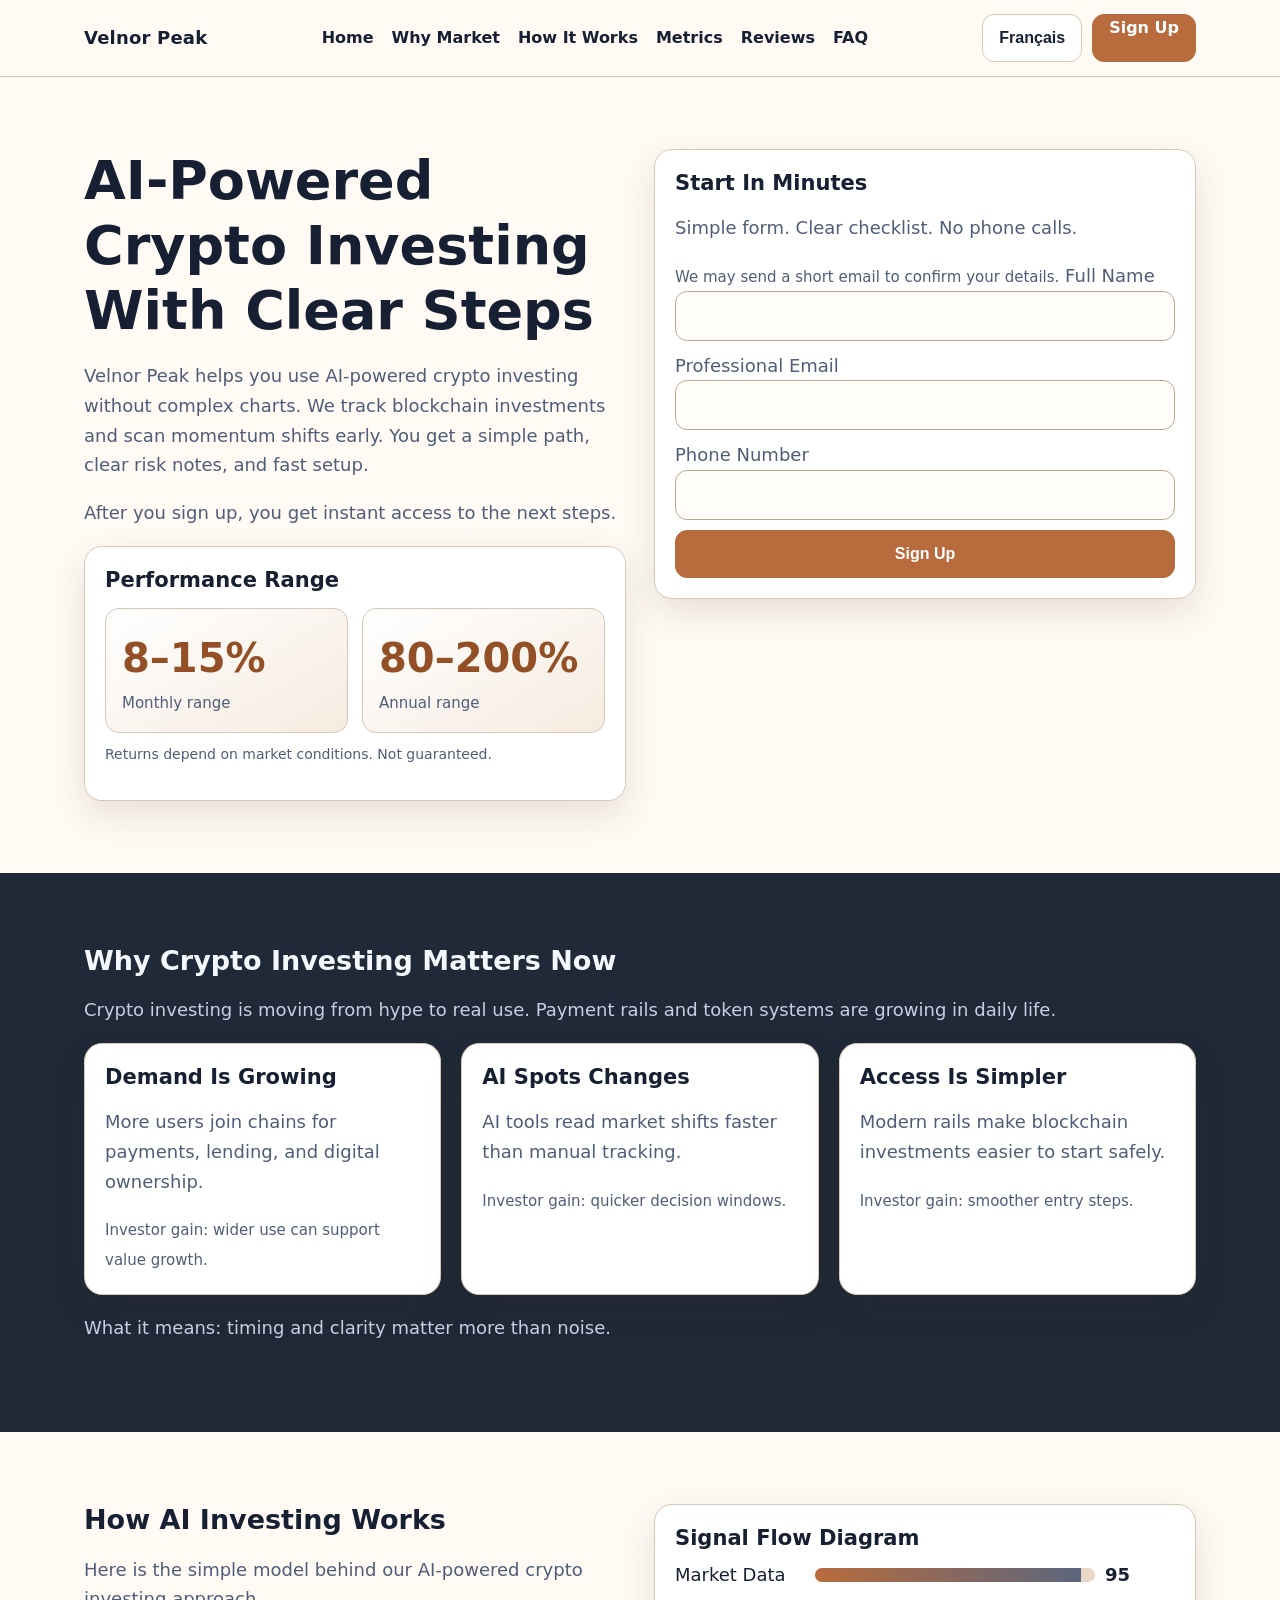
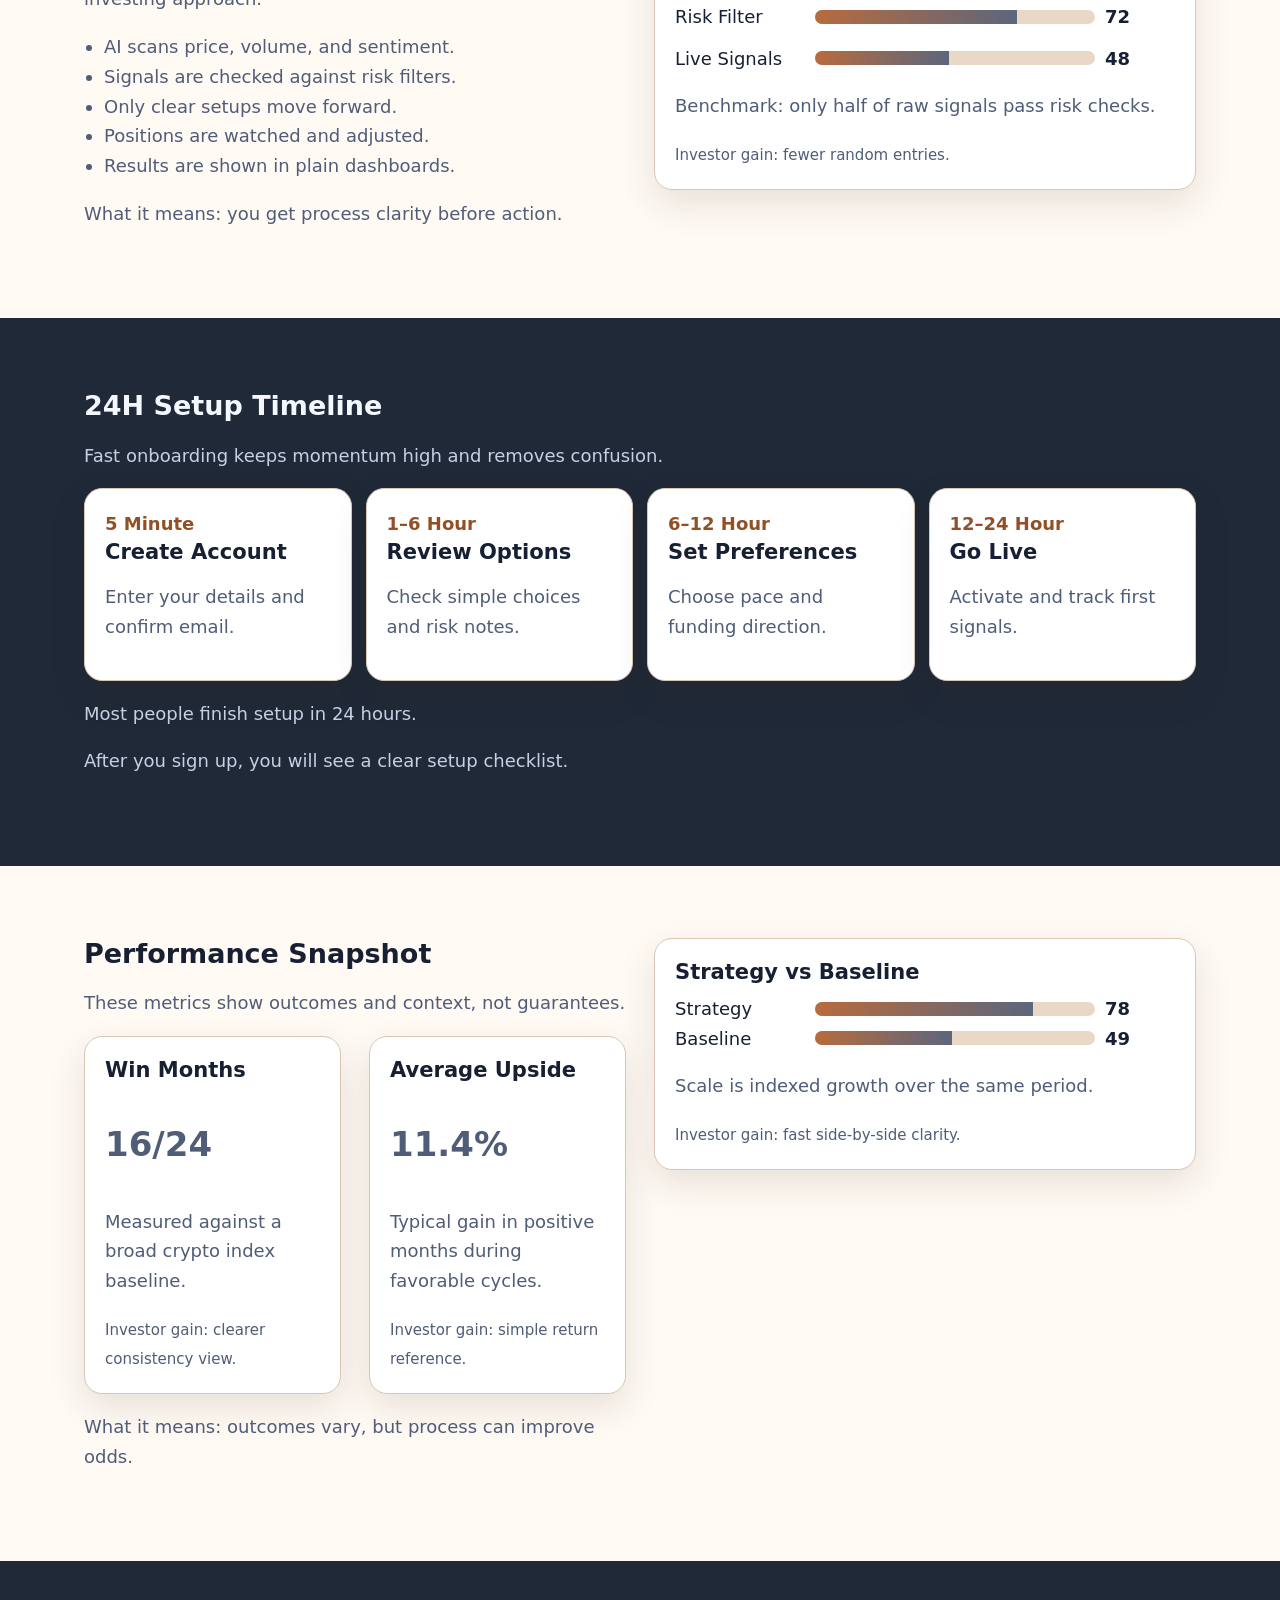
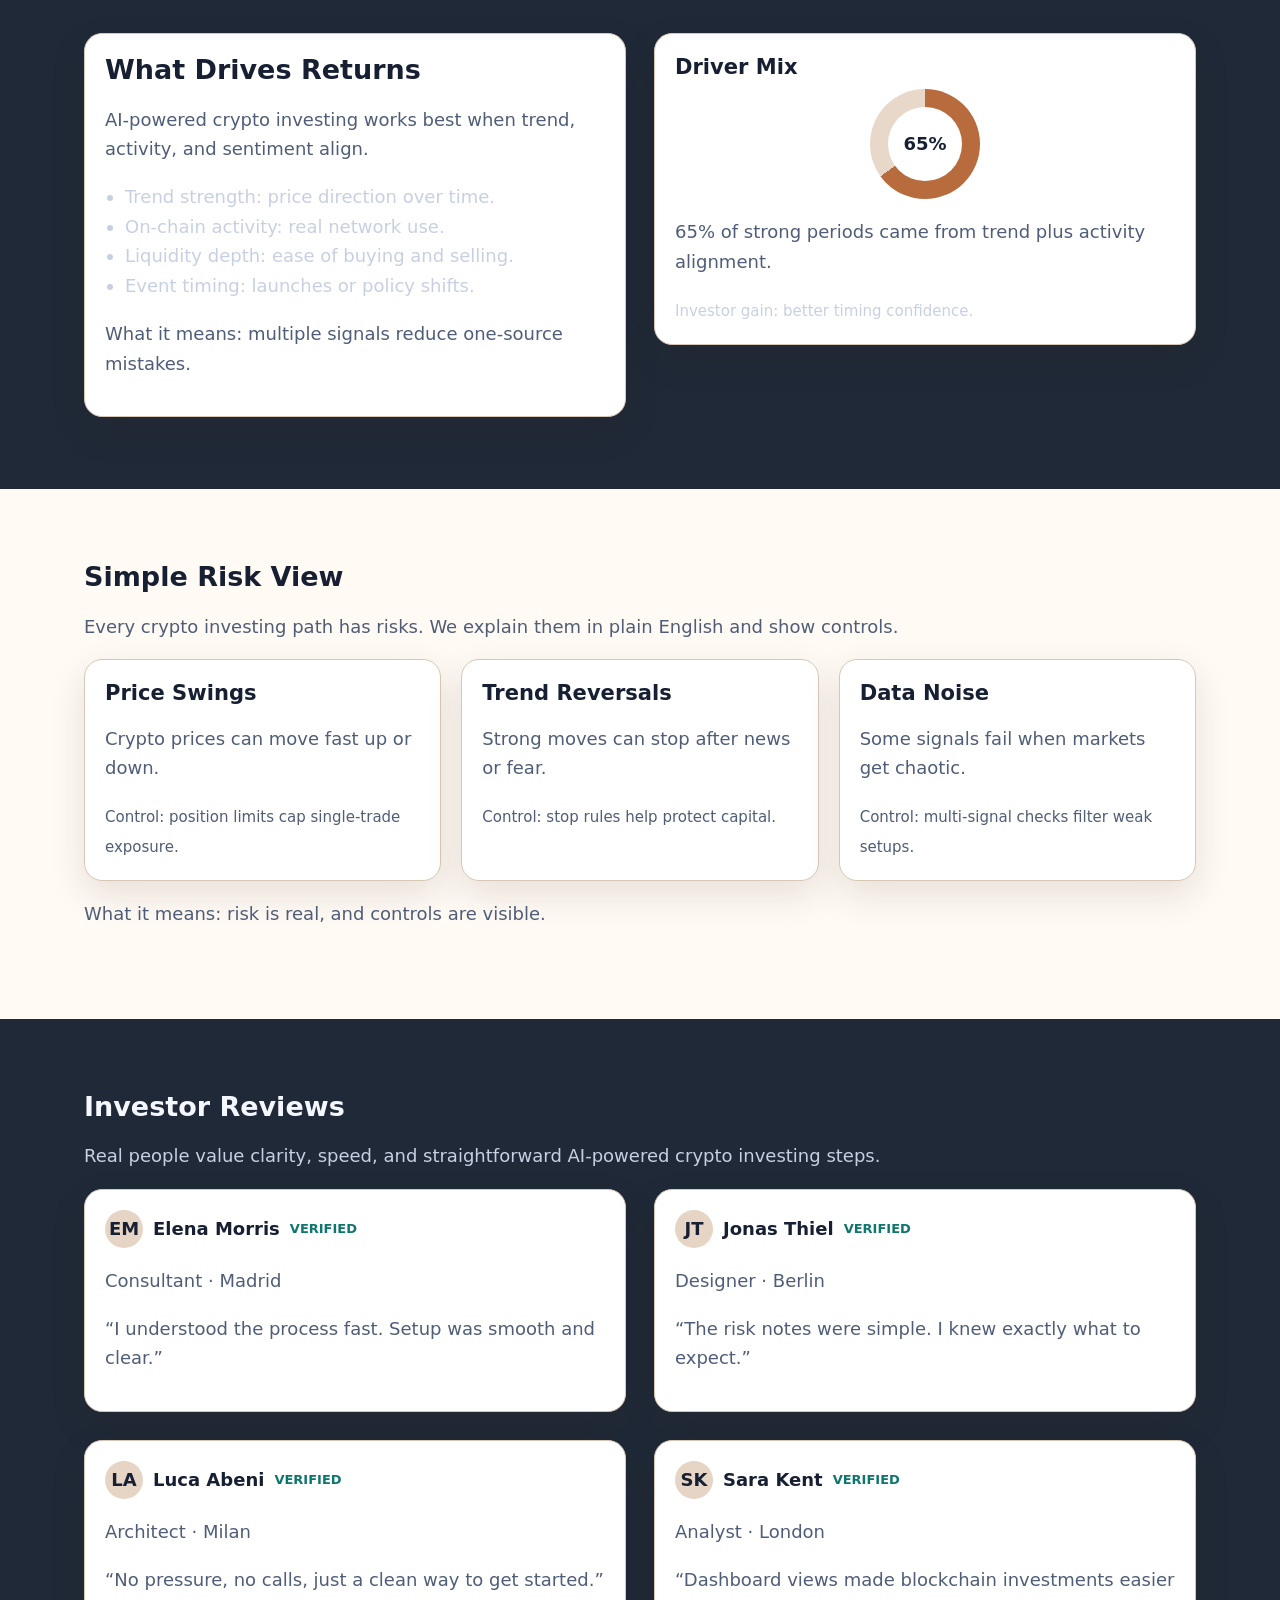
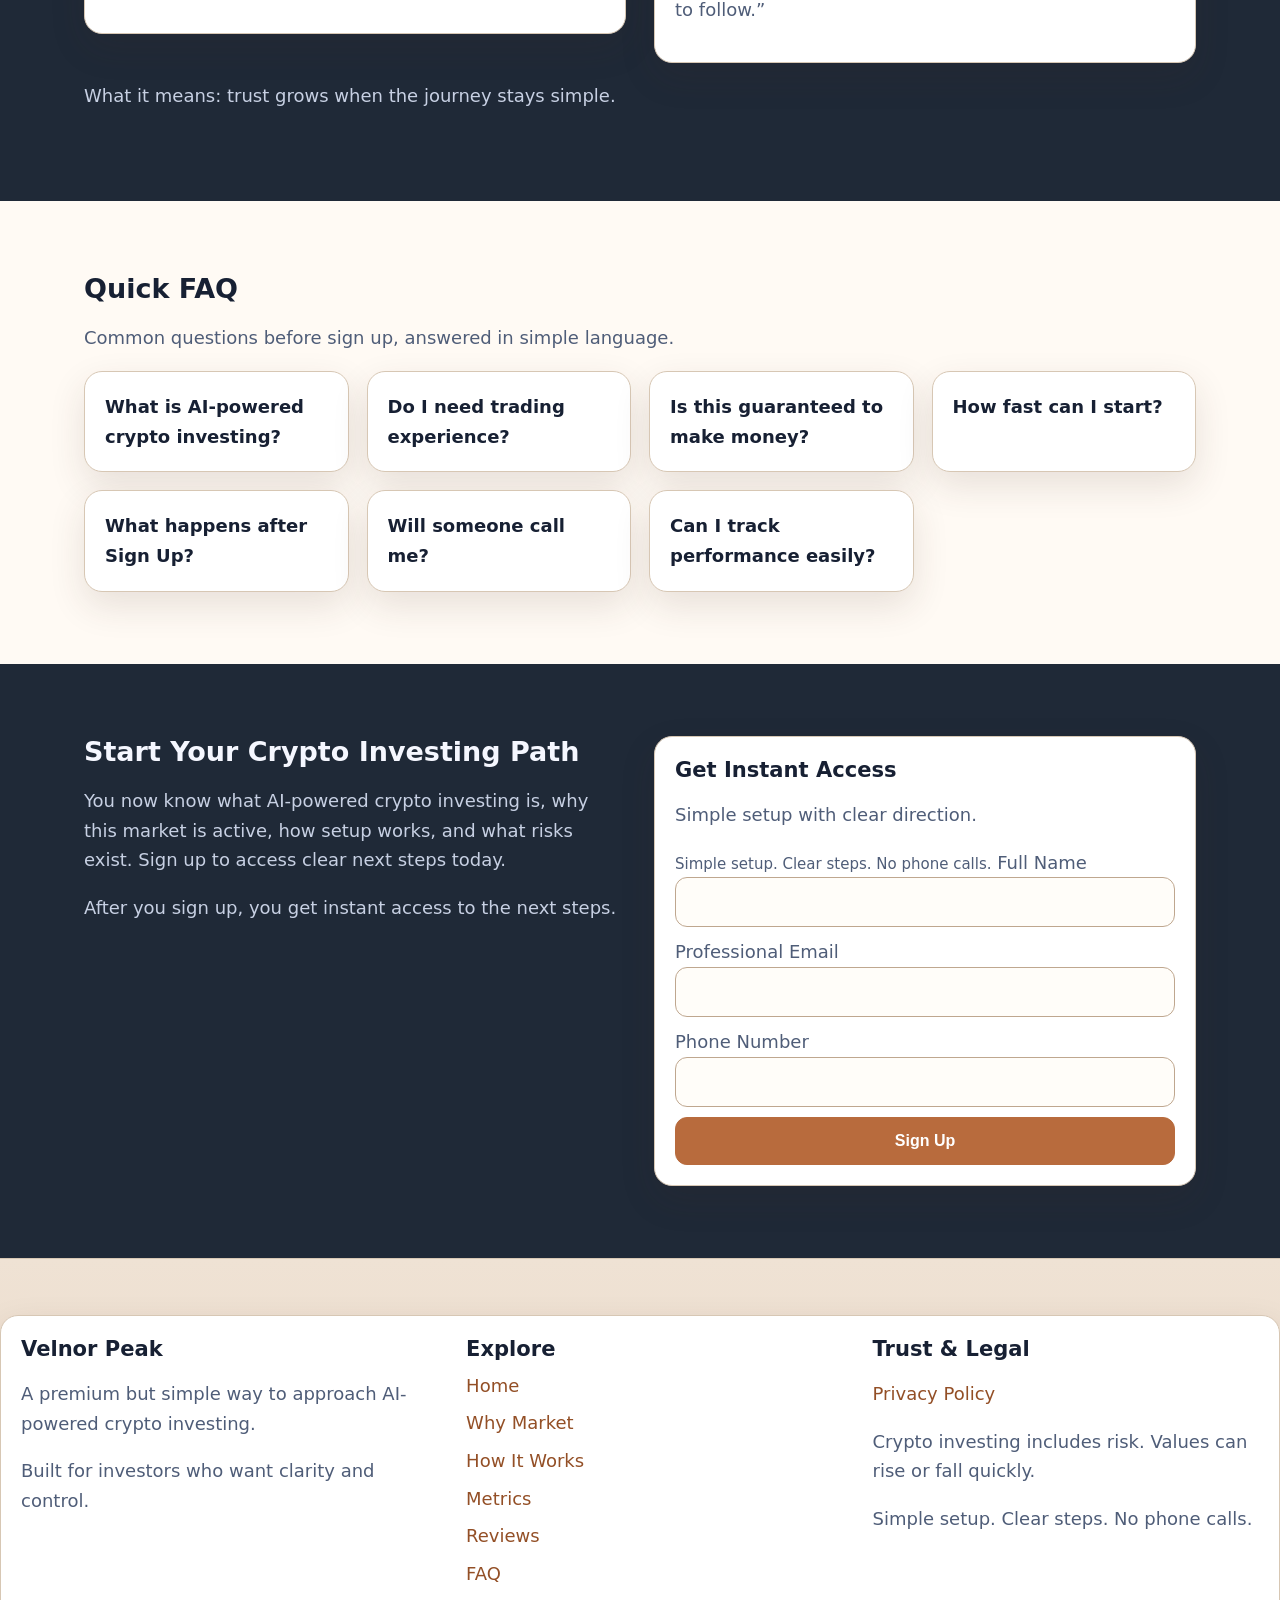
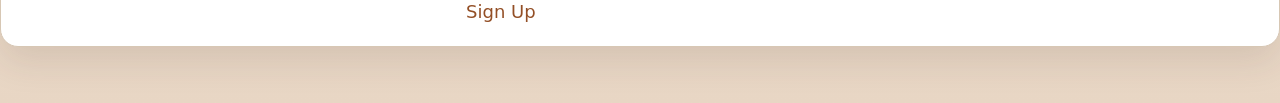
<file: fr/index.html>
<!doctype html>
<html lang="en">
<head>
  <meta charset="UTF-8">
  <meta name="viewport" content="width=device-width, initial-scale=1.0">
  <title>Velnor Peak | AI-Powered Crypto Investing Guide Français</title>
  <meta name="description" content="Learn AI-powered crypto investing in simple steps. See market timing, process, metrics, risks, and sign-up path.">
  <link rel="canonical" href="https://velnorpeak.com/fr/index.html">
  <link rel="alternate" hreflang="en" href="https://velnorpeak.com/index.html">
  <link rel="alternate" hreflang="de" href="https://velnorpeak.com/de/index.html">
  <link rel="alternate" hreflang="fr" href="https://velnorpeak.com/fr/index.html">
  <link rel="alternate" hreflang="es" href="https://velnorpeak.com/es/index.html">
  <link rel="alternate" hreflang="it" href="https://velnorpeak.com/it/index.html">
  <link rel="alternate" hreflang="tr" href="https://velnorpeak.com/tr/index.html">
  <link rel="alternate" hreflang="pt" href="https://velnorpeak.com/pt/index.html">
  <link rel="alternate" hreflang="ja" href="https://velnorpeak.com/jp/index.html">
  <link rel="alternate" hreflang="sk" href="https://velnorpeak.com/sk/index.html">
  <link rel="alternate" hreflang="nl-BE" href="https://velnorpeak.com/be/index.html">
  <meta property="og:title" content="Velnor Peak | AI-Powered Crypto Investing">
  <meta property="og:description" content="Simple AI-powered crypto investing for regular investors.">
  <meta property="og:type" content="website">
  <meta property="og:url" content="https://velnorpeak.com/fr/index.html">
  <meta name="twitter:card" content="summary_large_image">
  <meta name="twitter:title" content="Velnor Peak AI-Powered Crypto Investing">
  <meta name="twitter:description" content="See how AI-powered crypto investing works in clear steps.">
  <link rel="stylesheet" href="../assets/style.css">
</head>
<body>
<header class="header">
  <div class="container header-inner">
    <a class="brand" href="../index.html">Velnor Peak</a>
    <nav class="nav-links desktop" aria-label="Primary">
      <a href="#home">Home</a><a href="#market">Why Market</a><a href="#model">How It Works</a><a href="#metrics">Metrics</a><a href="#reviews">Reviews</a><a href="#faq">FAQ</a>
    </nav>
    <div class="header-right">
      <div class="lang-wrap">
        <button class="lang-btn" data-lang-btn aria-expanded="false" aria-label="Choose language">Français</button>
        <div class="lang-menu" data-lang-menu>
          <a class="lang-option" href="../index.html"><svg width="18" height="12" viewBox="0 0 18 12" aria-hidden="true"><rect width="18" height="12" fill="#012169"/><path d="M0 0l18 12M18 0L0 12" stroke="#fff" stroke-width="2"/></svg>English</a>
<a class="lang-option" href="../de/index.html"><svg width="18" height="12" viewBox="0 0 18 12"><rect width="18" height="4" fill="#111"/><rect y="4" width="18" height="4" fill="#dd0000"/><rect y="8" width="18" height="4" fill="#ffce00"/></svg>Deutsch</a>
<a class="lang-option" href="../fr/index.html"><svg width="18" height="12" viewBox="0 0 18 12"><rect width="6" height="12" fill="#0055a4"/><rect x="6" width="6" height="12" fill="#fff"/><rect x="12" width="6" height="12" fill="#ef4135"/></svg>Français</a>
<a class="lang-option" href="../es/index.html"><svg width="18" height="12" viewBox="0 0 18 12"><rect width="18" height="12" fill="#c60b1e"/><rect y="3" width="18" height="6" fill="#ffc400"/></svg>Español</a>
<a class="lang-option" href="../it/index.html"><svg width="18" height="12" viewBox="0 0 18 12"><rect width="6" height="12" fill="#009246"/><rect x="6" width="6" height="12" fill="#fff"/><rect x="12" width="6" height="12" fill="#ce2b37"/></svg>Italiano</a>
<a class="lang-option" href="../tr/index.html"><svg width="18" height="12" viewBox="0 0 18 12"><rect width="18" height="12" fill="#e30a17"/></svg>Türkçe</a>
<a class="lang-option" href="../pt/index.html"><svg width="18" height="12" viewBox="0 0 18 12"><rect width="7" height="12" fill="#006600"/><rect x="7" width="11" height="12" fill="#ff0000"/></svg>Português</a>
<a class="lang-option" href="../jp/index.html"><svg width="18" height="12" viewBox="0 0 18 12"><rect width="18" height="12" fill="#fff"/><circle cx="9" cy="6" r="3" fill="#bc002d"/></svg>日本語</a>
<a class="lang-option" href="../sk/index.html"><svg width="18" height="12" viewBox="0 0 18 12"><rect width="18" height="4" fill="#fff"/><rect y="4" width="18" height="4" fill="#0b4ea2"/><rect y="8" width="18" height="4" fill="#ee1c25"/></svg>Slovak</a>
<a class="lang-option" href="../be/index.html"><svg width="18" height="12" viewBox="0 0 18 12"><rect width="6" height="12" fill="#000"/><rect x="6" width="6" height="12" fill="#fdcf00"/><rect x="12" width="6" height="12" fill="#ed2939"/></svg>Nederlands (BE)</a>
        </div>
      </div>
      <a href="#signup" class="cta-btn">Sign Up</a>
      <button class="burger" data-burger aria-label="Open menu" aria-expanded="false">☰</button>
    </div>
  </div>
</header>

<div class="drawer-backdrop" data-backdrop></div>
<aside class="drawer" data-drawer aria-hidden="true">
  <div class="drawer-top"><strong>Menu</strong><button class="icon-close" data-drawer-close aria-label="Close menu">✕</button></div>
  <nav class="nav-links" aria-label="Mobile">
    <a href="#home">Home</a><a href="#market">Why Market</a><a href="#model">How It Works</a><a href="#metrics">Metrics</a><a href="#reviews">Reviews</a><a href="#faq">FAQ</a>
  </nav>
  <div class="lang-wrap"><button class="lang-btn" data-lang-btn aria-expanded="false">Français</button><div class="lang-menu" data-lang-menu><a class="lang-option" href="../index.html"><svg width="18" height="12" viewBox="0 0 18 12" aria-hidden="true"><rect width="18" height="12" fill="#012169"/><path d="M0 0l18 12M18 0L0 12" stroke="#fff" stroke-width="2"/></svg>English</a>
<a class="lang-option" href="../de/index.html"><svg width="18" height="12" viewBox="0 0 18 12"><rect width="18" height="4" fill="#111"/><rect y="4" width="18" height="4" fill="#dd0000"/><rect y="8" width="18" height="4" fill="#ffce00"/></svg>Deutsch</a>
<a class="lang-option" href="../fr/index.html"><svg width="18" height="12" viewBox="0 0 18 12"><rect width="6" height="12" fill="#0055a4"/><rect x="6" width="6" height="12" fill="#fff"/><rect x="12" width="6" height="12" fill="#ef4135"/></svg>Français</a>
<a class="lang-option" href="../es/index.html"><svg width="18" height="12" viewBox="0 0 18 12"><rect width="18" height="12" fill="#c60b1e"/><rect y="3" width="18" height="6" fill="#ffc400"/></svg>Español</a>
<a class="lang-option" href="../it/index.html"><svg width="18" height="12" viewBox="0 0 18 12"><rect width="6" height="12" fill="#009246"/><rect x="6" width="6" height="12" fill="#fff"/><rect x="12" width="6" height="12" fill="#ce2b37"/></svg>Italiano</a>
<a class="lang-option" href="../tr/index.html"><svg width="18" height="12" viewBox="0 0 18 12"><rect width="18" height="12" fill="#e30a17"/></svg>Türkçe</a>
<a class="lang-option" href="../pt/index.html"><svg width="18" height="12" viewBox="0 0 18 12"><rect width="7" height="12" fill="#006600"/><rect x="7" width="11" height="12" fill="#ff0000"/></svg>Português</a>
<a class="lang-option" href="../jp/index.html"><svg width="18" height="12" viewBox="0 0 18 12"><rect width="18" height="12" fill="#fff"/><circle cx="9" cy="6" r="3" fill="#bc002d"/></svg>日本語</a>
<a class="lang-option" href="../sk/index.html"><svg width="18" height="12" viewBox="0 0 18 12"><rect width="18" height="4" fill="#fff"/><rect y="4" width="18" height="4" fill="#0b4ea2"/><rect y="8" width="18" height="4" fill="#ee1c25"/></svg>Slovak</a>
<a class="lang-option" href="../be/index.html"><svg width="18" height="12" viewBox="0 0 18 12"><rect width="6" height="12" fill="#000"/><rect x="6" width="6" height="12" fill="#fdcf00"/><rect x="12" width="6" height="12" fill="#ed2939"/></svg>Nederlands (BE)</a></div></div>
  <a class="cta-btn" href="#signup">Sign Up</a>
</aside>

<main>
<section id="home" class="section light reveal"><div class="container grid-2">
  <div>
    <h1 class="hero-title">AI-Powered Crypto Investing With Clear Steps</h1>
    <p>Velnor Peak helps you use AI-powered crypto investing without complex charts. We track blockchain investments and scan momentum shifts early. You get a simple path, clear risk notes, and fast setup.</p>
    <p>After you sign up, you get instant access to the next steps.</p>
    <div class="hero-panel text-on-glass">
      <h3>Performance Range</h3>
      <div class="performance">
        <div class="perf-item"><div class="perf-num">8–15%</div><div class="perf-label">Monthly range</div></div>
        <div class="perf-item"><div class="perf-num">80–200%</div><div class="perf-label">Annual range</div></div>
      </div>
      <p class="perf-note">Returns depend on market conditions. Not guaranteed.</p>
    </div>
  </div>
  <div class="form-card" id="signup">
    <h3>Start In Minutes</h3><p>Simple form. Clear checklist. No phone calls.</p><small>We may send a short email to confirm your details.</small>
    <label for="name1">Full Name</label><input id="name1" name="name" autocomplete="name" required>
    <label for="email1">Professional Email</label><input id="email1" type="email" name="email" autocomplete="email" required>
    <label for="phone1">Phone Number</label><input id="phone1" type="tel" name="phone" autocomplete="tel" required>
    <button class="cta-btn" type="button">Sign Up</button>
  </div>
</div></section>

<section id="market" class="section dark reveal"><div class="container">
  <h2>Why Crypto Investing Matters Now</h2><p>Crypto investing is moving from hype to real use. Payment rails and token systems are growing in daily life.</p>
  <div class="grid-3">
    <article class="card"><h3>Demand Is Growing</h3><p>More users join chains for payments, lending, and digital ownership.</p><small>Investor gain: wider use can support value growth.</small></article>
    <article class="card"><h3>AI Spots Changes</h3><p>AI tools read market shifts faster than manual tracking.</p><small>Investor gain: quicker decision windows.</small></article>
    <article class="card"><h3>Access Is Simpler</h3><p>Modern rails make blockchain investments easier to start safely.</p><small>Investor gain: smoother entry steps.</small></article>
  </div>
  <p>What it means: timing and clarity matter more than noise.</p>
</div></section>

<section id="model" class="section light reveal"><div class="container grid-2">
  <div>
    <h2>How AI Investing Works</h2><p>Here is the simple model behind our AI-powered crypto investing approach.</p>
    <ul class="bullets"><li>AI scans price, volume, and sentiment.</li><li>Signals are checked against risk filters.</li><li>Only clear setups move forward.</li><li>Positions are watched and adjusted.</li><li>Results are shown in plain dashboards.</li></ul>
    <p>What it means: you get process clarity before action.</p>
  </div>
  <div class="visual-card">
    <h3>Signal Flow Diagram</h3>
    <div class="visual-bars">
      <div class="bar-row"><span>Market Data</span><div class="bar"><div class="fill" style="width:95%"></div></div><strong>95</strong></div>
      <div class="bar-row"><span>Risk Filter</span><div class="bar"><div class="fill" style="width:72%"></div></div><strong>72</strong></div>
      <div class="bar-row"><span>Live Signals</span><div class="bar"><div class="fill" style="width:48%"></div></div><strong>48</strong></div>
    </div>
    <p>Benchmark: only half of raw signals pass risk checks.</p>
    <small>Investor gain: fewer random entries.</small>
  </div>
</div></section>

<section class="section dark reveal"><div class="container">
  <h2>24H Setup Timeline</h2><p>Fast onboarding keeps momentum high and removes confusion.</p>
  <div class="process-grid">
    <article class="process-card"><span class="time">5 Minute</span><h3>Create Account</h3><p>Enter your details and confirm email.</p></article>
    <article class="process-card"><span class="time">1–6 Hour</span><h3>Review Options</h3><p>Check simple choices and risk notes.</p></article>
    <article class="process-card"><span class="time">6–12 Hour</span><h3>Set Preferences</h3><p>Choose pace and funding direction.</p></article>
    <article class="process-card"><span class="time">12–24 Hour</span><h3>Go Live</h3><p>Activate and track first signals.</p></article>
  </div>
  <p>Most people finish setup in 24 hours.</p>
  <p>After you sign up, you will see a clear setup checklist.</p>
</div></section>

<section id="metrics" class="section light reveal"><div class="container grid-2">
  <div>
    <h2>Performance Snapshot</h2><p>These metrics show outcomes and context, not guarantees.</p>
    <div class="grid-2">
      <article class="kpi-card"><h3>Win Months</h3><p class="metric-big">16/24</p><p>Measured against a broad crypto index baseline.</p><small>Investor gain: clearer consistency view.</small></article>
      <article class="kpi-card"><h3>Average Upside</h3><p class="metric-big">11.4%</p><p>Typical gain in positive months during favorable cycles.</p><small>Investor gain: simple return reference.</small></article>
    </div>
    <p>What it means: outcomes vary, but process can improve odds.</p>
  </div>
  <article class="chart-panel">
    <h3>Strategy vs Baseline</h3>
    <div class="bar-row"><span>Strategy</span><div class="bar"><div class="fill" style="width:78%"></div></div><strong>78</strong></div>
    <div class="bar-row"><span>Baseline</span><div class="bar"><div class="fill" style="width:49%"></div></div><strong>49</strong></div>
    <p>Scale is indexed growth over the same period.</p>
    <small>Investor gain: fast side-by-side clarity.</small>
  </article>
</div></section>

<section class="section dark reveal"><div class="container grid-2">
  <article class="info-panel">
    <h2>What Drives Returns</h2><p>AI-powered crypto investing works best when trend, activity, and sentiment align.</p>
    <ul class="bullets"><li>Trend strength: price direction over time.</li><li>On-chain activity: real network use.</li><li>Liquidity depth: ease of buying and selling.</li><li>Event timing: launches or policy shifts.</li></ul>
    <p>What it means: multiple signals reduce one-source mistakes.</p>
  </article>
  <article class="metric-card">
    <h3>Driver Mix</h3><div class="ring"></div><p>65% of strong periods came from trend plus activity alignment.</p><small>Investor gain: better timing confidence.</small>
  </article>
</div></section>

<section class="section light reveal"><div class="container">
  <h2>Simple Risk View</h2><p>Every crypto investing path has risks. We explain them in plain English and show controls.</p>
  <div class="grid-3">
    <article class="card"><h3>Price Swings</h3><p>Crypto prices can move fast up or down.</p><small>Control: position limits cap single-trade exposure.</small></article>
    <article class="card"><h3>Trend Reversals</h3><p>Strong moves can stop after news or fear.</p><small>Control: stop rules help protect capital.</small></article>
    <article class="card"><h3>Data Noise</h3><p>Some signals fail when markets get chaotic.</p><small>Control: multi-signal checks filter weak setups.</small></article>
  </div>
  <p>What it means: risk is real, and controls are visible.</p>
</div></section>

<section id="reviews" class="section dark reveal"><div class="container">
  <h2>Investor Reviews</h2><p>Real people value clarity, speed, and straightforward AI-powered crypto investing steps.</p>
  <div class="grid-2">
    <article class="review-card"><div class="review-head"><div class="avatar">EM</div><strong>Elena Morris</strong><span class="verified">VERIFIED</span></div><p>Consultant · Madrid</p><p>“I understood the process fast. Setup was smooth and clear.”</p></article>
    <article class="review-card"><div class="review-head"><div class="avatar">JT</div><strong>Jonas Thiel</strong><span class="verified">VERIFIED</span></div><p>Designer · Berlin</p><p>“The risk notes were simple. I knew exactly what to expect.”</p></article>
    <article class="review-card"><div class="review-head"><div class="avatar">LA</div><strong>Luca Abeni</strong><span class="verified">VERIFIED</span></div><p>Architect · Milan</p><p>“No pressure, no calls, just a clean way to get started.”</p></article>
    <article class="review-card"><div class="review-head"><div class="avatar">SK</div><strong>Sara Kent</strong><span class="verified">VERIFIED</span></div><p>Analyst · London</p><p>“Dashboard views made blockchain investments easier to follow.”</p></article>
  </div>
  <p>What it means: trust grows when the journey stays simple.</p>
</div></section>

<section id="faq" class="section light reveal"><div class="container">
  <h2>Quick FAQ</h2><p>Common questions before sign up, answered in simple language.</p>
  <div class="grid-auto">
    <details class="faq-item"><summary>What is AI-powered crypto investing?</summary><p>It uses software models to read market data and guide entries.</p></details>
    <details class="faq-item"><summary>Do I need trading experience?</summary><p>No. The setup checklist explains each step in plain words.</p></details>
    <details class="faq-item"><summary>Is this guaranteed to make money?</summary><p>No. Returns depend on market conditions and can go down.</p></details>
    <details class="faq-item"><summary>How fast can I start?</summary><p>Most users complete setup in 24 hours.</p></details>
    <details class="faq-item"><summary>What happens after Sign Up?</summary><p>After you sign up, you can review the options and choose what to do next.</p></details>
    <details class="faq-item"><summary>Will someone call me?</summary><p>No phone calls. We may send a short email to confirm details.</p></details>
    <details class="faq-item"><summary>Can I track performance easily?</summary><p>Yes. You get simple metric views with clear labels and context.</p></details>
  </div>
</div></section>

<section class="section dark reveal"><div class="container grid-2">
  <div>
    <h2>Start Your Crypto Investing Path</h2>
    <p>You now know what AI-powered crypto investing is, why this market is active, how setup works, and what risks exist. Sign up to access clear next steps today.</p>
    <p>After you sign up, you get instant access to the next steps.</p>
  </div>
  <div class="form-card">
    <h3>Get Instant Access</h3><p>Simple setup with clear direction.</p><small>Simple setup. Clear steps. No phone calls.</small>
    <label for="name2">Full Name</label><input id="name2" name="name2" required>
    <label for="email2">Professional Email</label><input id="email2" type="email" name="email2" required>
    <label for="phone2">Phone Number</label><input id="phone2" type="tel" name="phone2" required>
    <button class="cta-btn" type="button">Sign Up</button>
  </div>
</div></section>
</main>

<footer class="footer"><div class="container footer-grid footer-panel">
  <section><h3>Velnor Peak</h3><p>A premium but simple way to approach AI-powered crypto investing.</p><p>Built for investors who want clarity and control.</p></section>
  <section><h3>Explore</h3><nav class="footer-nav"><a href="#home">Home</a><a href="#market">Why Market</a><a href="#model">How It Works</a><a href="#metrics">Metrics</a><a href="#reviews">Reviews</a><a href="#faq">FAQ</a><a href="#signup">Sign Up</a></nav></section>
  <section><h3>Trust & Legal</h3><p><a href="#" data-open-privacy>Privacy Policy</a></p><p>Crypto investing includes risk. Values can rise or fall quickly.</p><p>Simple setup. Clear steps. No phone calls.</p></section>
</div></footer>

<div class="modal" data-modal aria-hidden="true" role="dialog" aria-modal="true" aria-label="Privacy Policy">
  <div class="modal-box">
    <div class="modal-head"><h3>Privacy Policy</h3><button class="icon-close" data-modal-close aria-label="Close privacy policy">✕</button></div>
    <p><strong>Introduction:</strong> We explain data use in clear language.</p>
    <p><strong>Data collection:</strong> We collect name, email, phone, and usage events.</p>
    <p><strong>Legal basis:</strong> We process data for consent, service delivery, and security.</p>
    <p><strong>Cookies:</strong> Cookies help remember settings and measure page performance.</p>
    <p><strong>Retention:</strong> We keep data only as long as needed for service purposes.</p>
    <p><strong>Third-party sharing:</strong> We share limited data with secure service providers.</p>
    <p><strong>Security:</strong> We use encryption, access controls, and monitoring.</p>
    <p><strong>User rights:</strong> You can request access, correction, deletion, or export.</p>
    <p><strong>International transfers:</strong> Data may be processed in other regions with safeguards.</p>
    <p><strong>Industry risk disclosure:</strong> Crypto markets can be volatile and outcomes are never guaranteed.</p>
    <p><strong>Contact:</strong> privacy@velnorpeak.com</p>
    <div class="modal-footer"><button class="lang-btn" data-modal-close>Close</button></div>
  </div>
</div>

<script type="application/ld+json">{"@context":"https://schema.org","@type":"Organization","name":"Velnor Peak","url":"https://velnorpeak.com"}</script>
<script type="application/ld+json">{"@context":"https://schema.org","@type":"WebSite","name":"Velnor Peak","url":"https://velnorpeak.com"}</script>
<script type="application/ld+json">{"@context":"https://schema.org","@type":"FAQPage","mainEntity":[{"@type":"Question","name":"What is AI-powered crypto investing?","acceptedAnswer":{"@type":"Answer","text":"It uses software models to read market data and guide entries."}},{"@type":"Question","name":"What happens after Sign Up?","acceptedAnswer":{"@type":"Answer","text":"After you sign up, you can review the options and choose what to do next."}}]}</script>
<script type="application/ld+json">{"@context":"https://schema.org","@type":"Review","itemReviewed":{"@type":"Service","name":"Velnor Peak"},"author":{"@type":"Person","name":"Elena Morris"},"reviewBody":"I understood the process fast. Setup was smooth and clear."}</script>
<script src="../assets/app.js" defer></script>
</body>
</html>
</file>
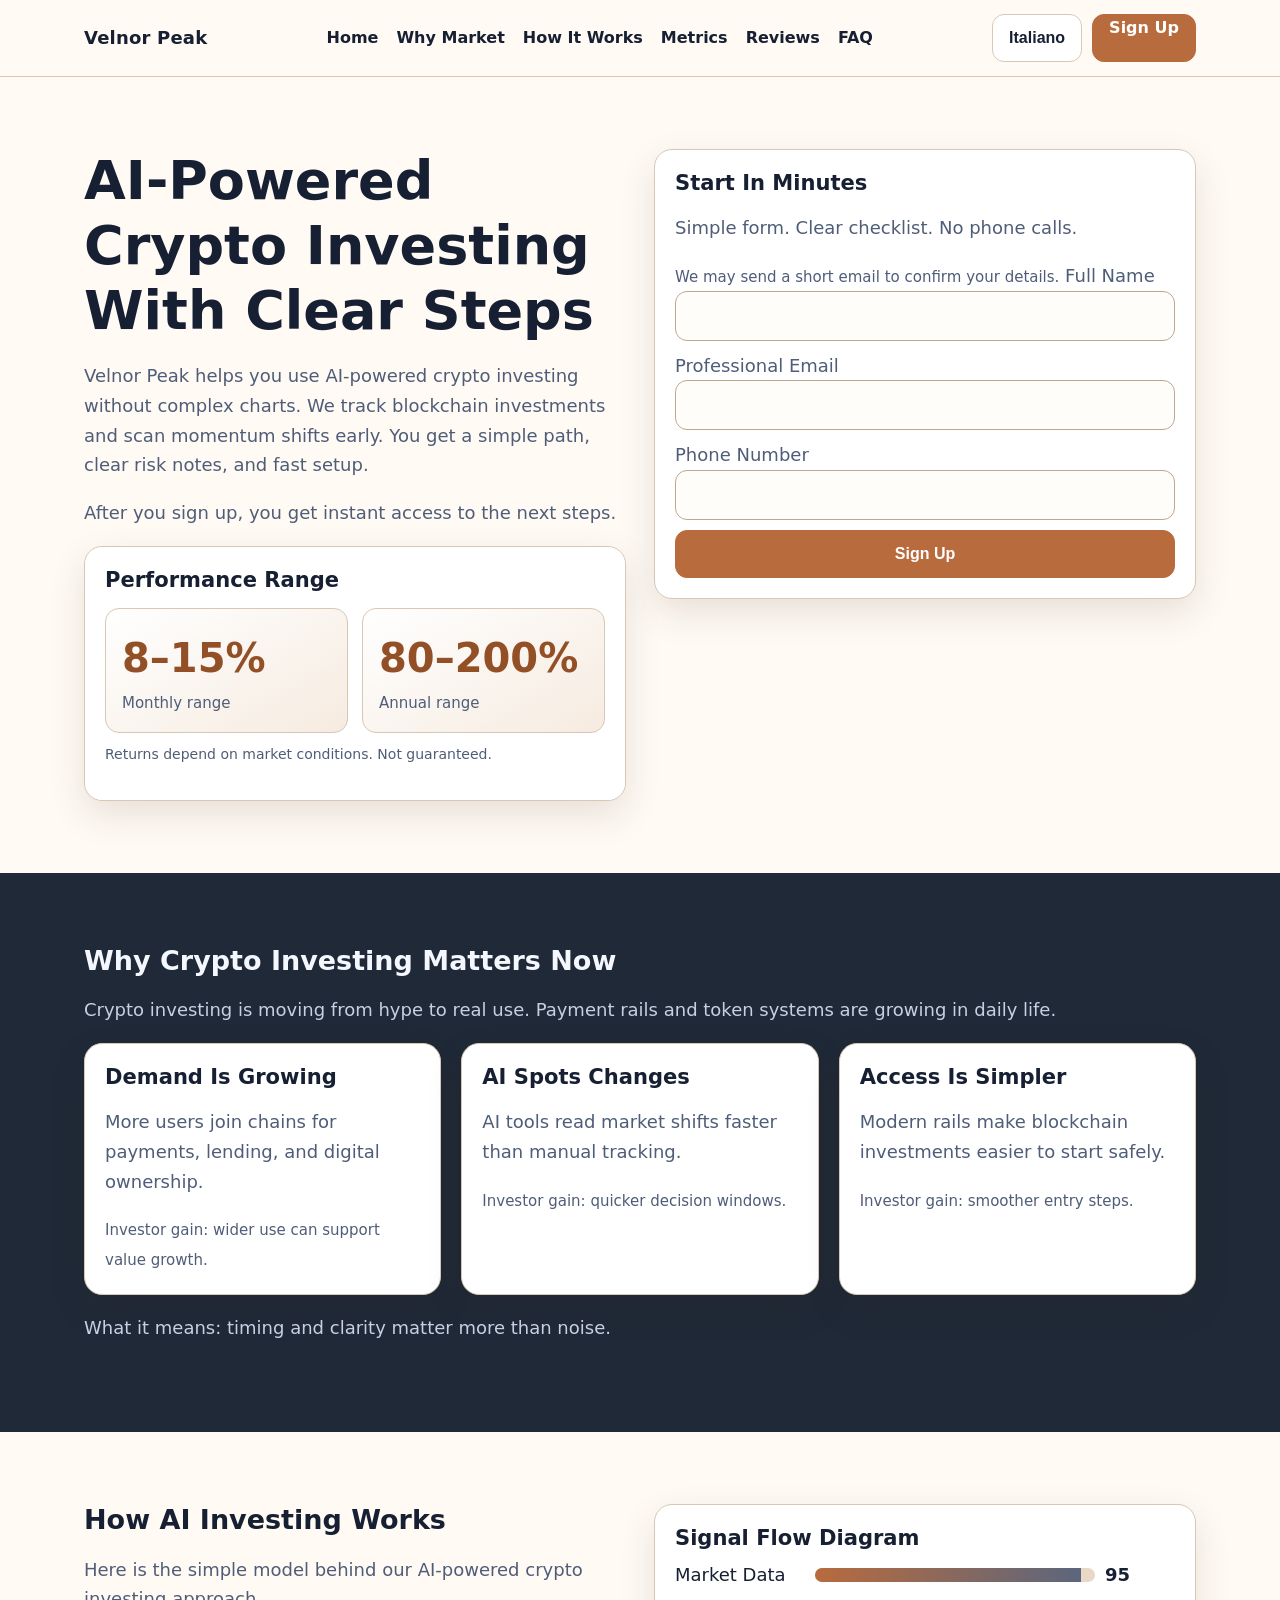
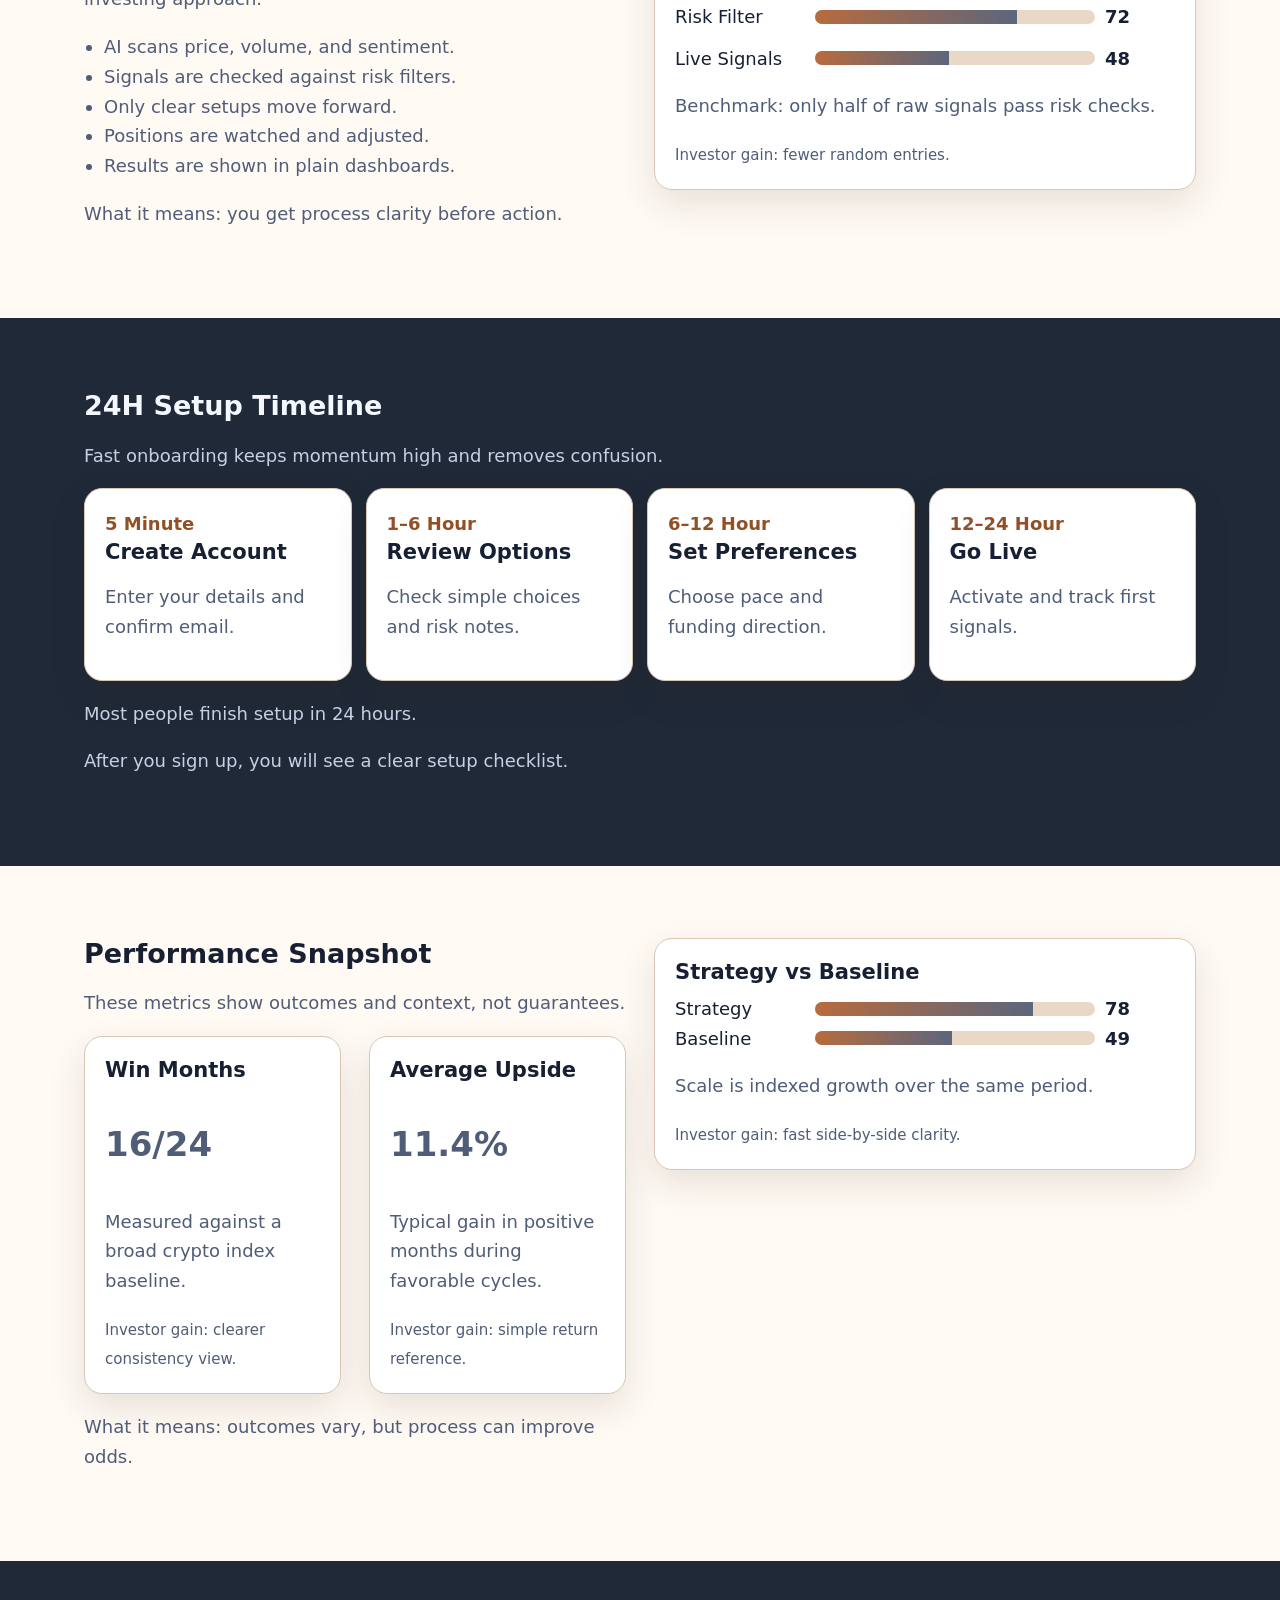
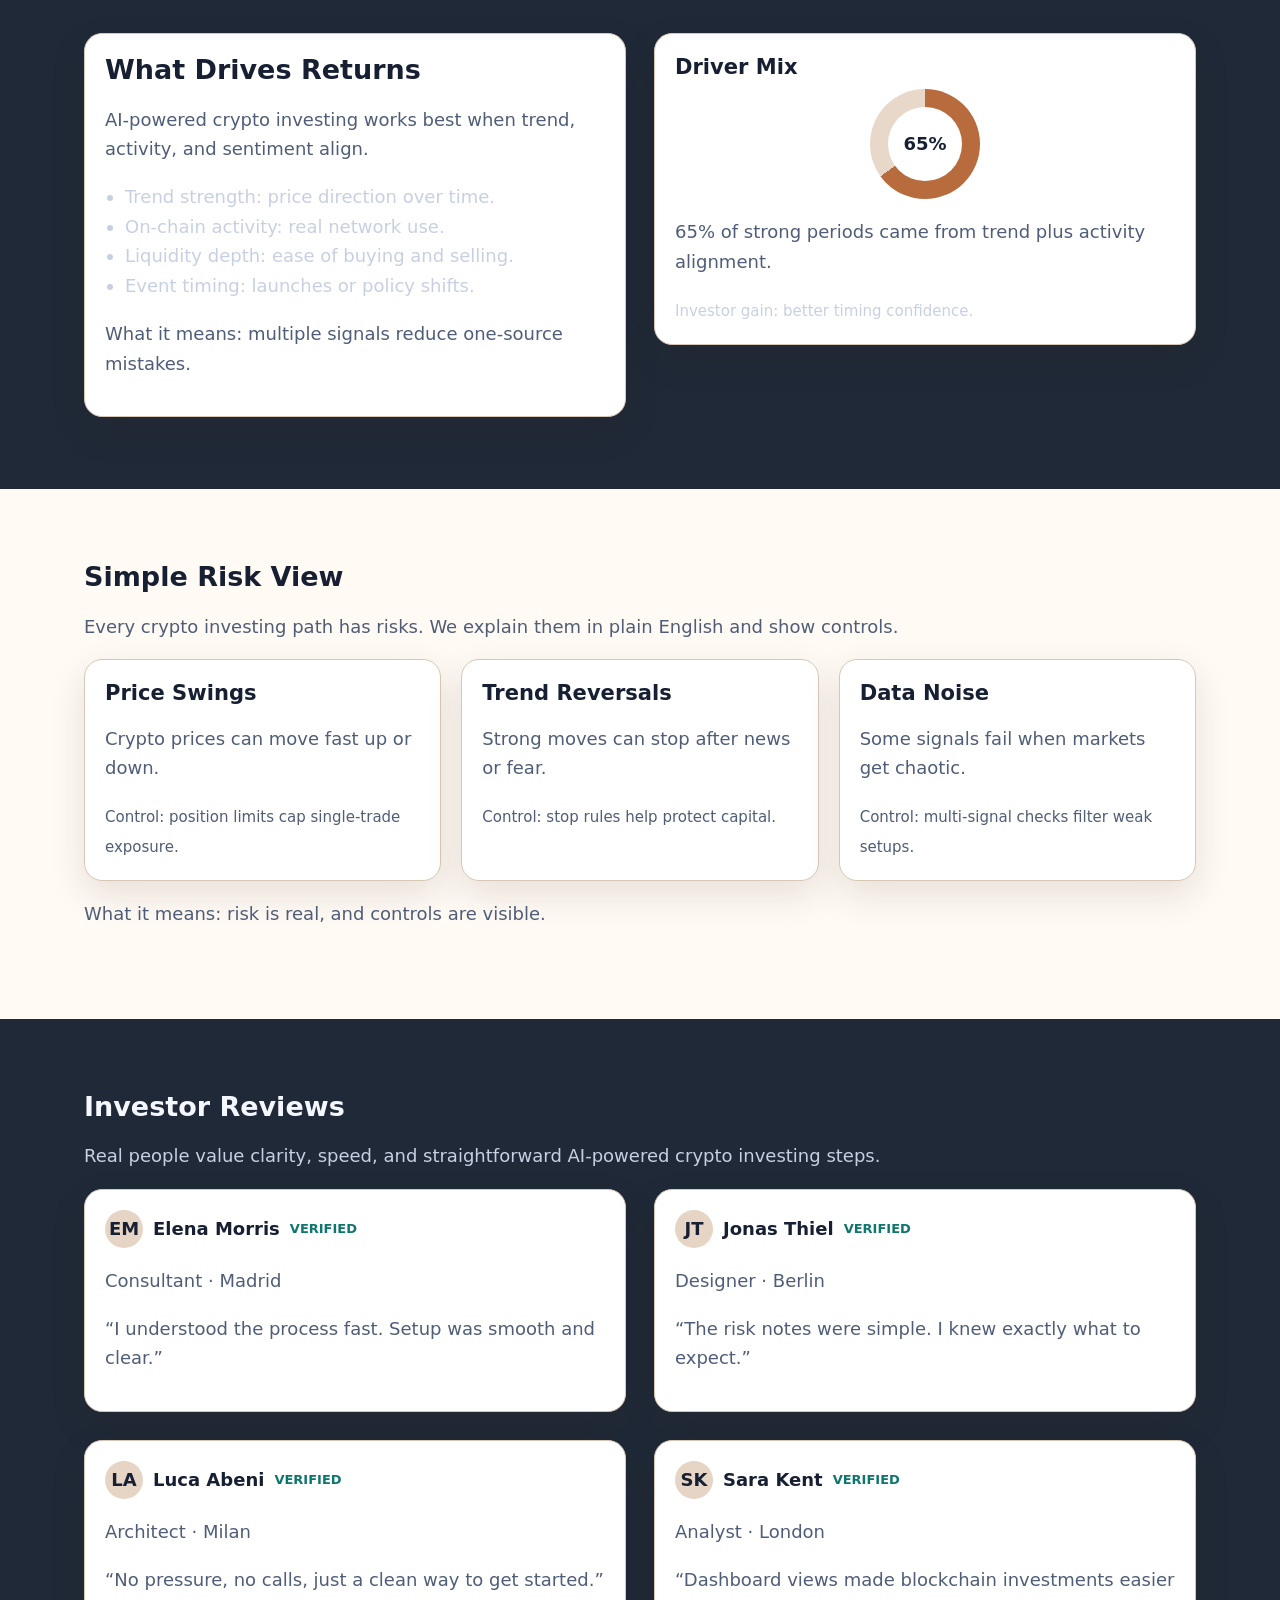
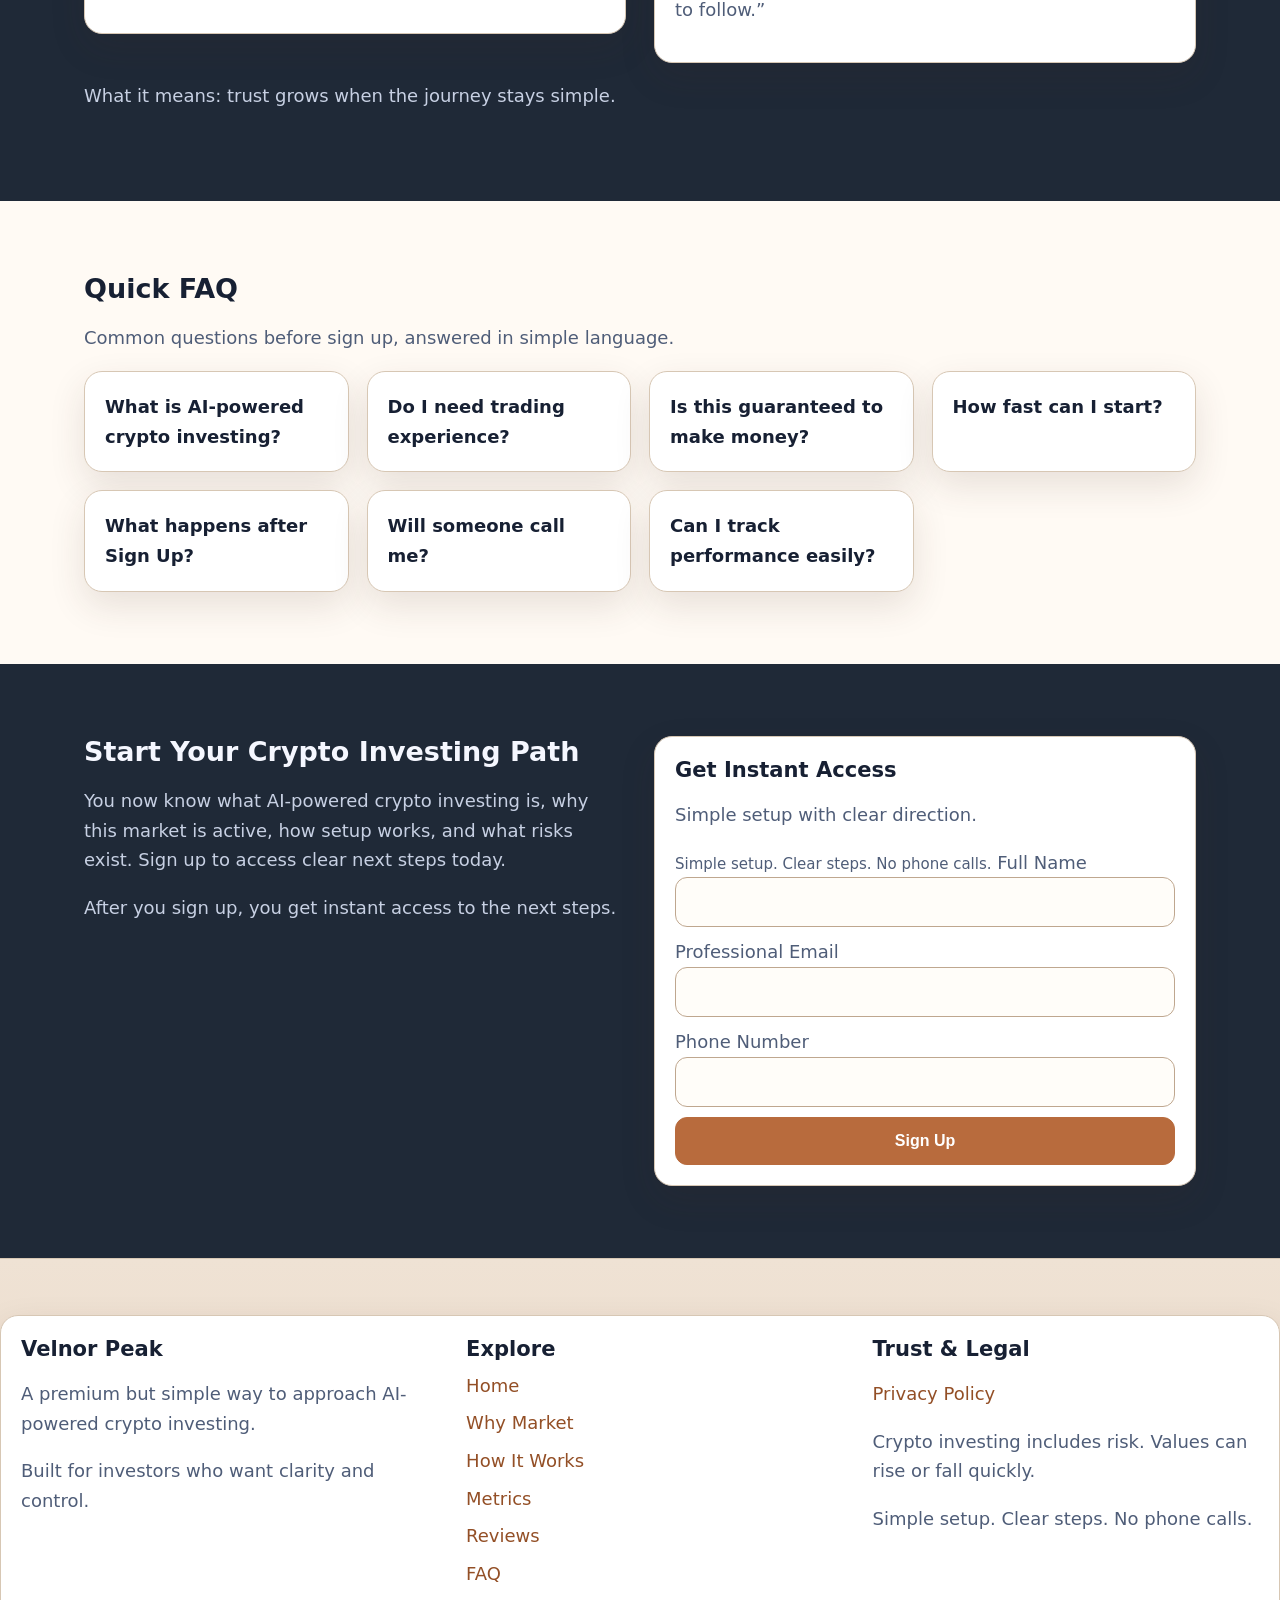
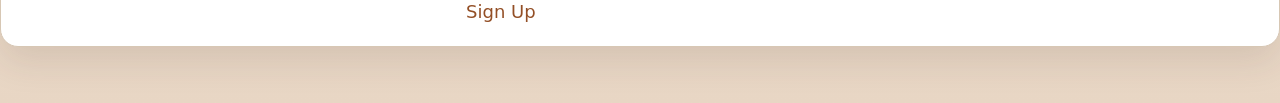
<file: it/index.html>
<!doctype html>
<html lang="en">
<head>
  <meta charset="UTF-8">
  <meta name="viewport" content="width=device-width, initial-scale=1.0">
  <title>Velnor Peak | AI-Powered Crypto Investing Guide Italiano</title>
  <meta name="description" content="Learn AI-powered crypto investing in simple steps. See market timing, process, metrics, risks, and sign-up path.">
  <link rel="canonical" href="https://velnorpeak.com/it/index.html">
  <link rel="alternate" hreflang="en" href="https://velnorpeak.com/index.html">
  <link rel="alternate" hreflang="de" href="https://velnorpeak.com/de/index.html">
  <link rel="alternate" hreflang="fr" href="https://velnorpeak.com/fr/index.html">
  <link rel="alternate" hreflang="es" href="https://velnorpeak.com/es/index.html">
  <link rel="alternate" hreflang="it" href="https://velnorpeak.com/it/index.html">
  <link rel="alternate" hreflang="tr" href="https://velnorpeak.com/tr/index.html">
  <link rel="alternate" hreflang="pt" href="https://velnorpeak.com/pt/index.html">
  <link rel="alternate" hreflang="ja" href="https://velnorpeak.com/jp/index.html">
  <link rel="alternate" hreflang="sk" href="https://velnorpeak.com/sk/index.html">
  <link rel="alternate" hreflang="nl-BE" href="https://velnorpeak.com/be/index.html">
  <meta property="og:title" content="Velnor Peak | AI-Powered Crypto Investing">
  <meta property="og:description" content="Simple AI-powered crypto investing for regular investors.">
  <meta property="og:type" content="website">
  <meta property="og:url" content="https://velnorpeak.com/it/index.html">
  <meta name="twitter:card" content="summary_large_image">
  <meta name="twitter:title" content="Velnor Peak AI-Powered Crypto Investing">
  <meta name="twitter:description" content="See how AI-powered crypto investing works in clear steps.">
  <link rel="stylesheet" href="../assets/style.css">
</head>
<body>
<header class="header">
  <div class="container header-inner">
    <a class="brand" href="../index.html">Velnor Peak</a>
    <nav class="nav-links desktop" aria-label="Primary">
      <a href="#home">Home</a><a href="#market">Why Market</a><a href="#model">How It Works</a><a href="#metrics">Metrics</a><a href="#reviews">Reviews</a><a href="#faq">FAQ</a>
    </nav>
    <div class="header-right">
      <div class="lang-wrap">
        <button class="lang-btn" data-lang-btn aria-expanded="false" aria-label="Choose language">Italiano</button>
        <div class="lang-menu" data-lang-menu>
          <a class="lang-option" href="../index.html"><svg width="18" height="12" viewBox="0 0 18 12" aria-hidden="true"><rect width="18" height="12" fill="#012169"/><path d="M0 0l18 12M18 0L0 12" stroke="#fff" stroke-width="2"/></svg>English</a>
<a class="lang-option" href="../de/index.html"><svg width="18" height="12" viewBox="0 0 18 12"><rect width="18" height="4" fill="#111"/><rect y="4" width="18" height="4" fill="#dd0000"/><rect y="8" width="18" height="4" fill="#ffce00"/></svg>Deutsch</a>
<a class="lang-option" href="../fr/index.html"><svg width="18" height="12" viewBox="0 0 18 12"><rect width="6" height="12" fill="#0055a4"/><rect x="6" width="6" height="12" fill="#fff"/><rect x="12" width="6" height="12" fill="#ef4135"/></svg>Français</a>
<a class="lang-option" href="../es/index.html"><svg width="18" height="12" viewBox="0 0 18 12"><rect width="18" height="12" fill="#c60b1e"/><rect y="3" width="18" height="6" fill="#ffc400"/></svg>Español</a>
<a class="lang-option" href="../it/index.html"><svg width="18" height="12" viewBox="0 0 18 12"><rect width="6" height="12" fill="#009246"/><rect x="6" width="6" height="12" fill="#fff"/><rect x="12" width="6" height="12" fill="#ce2b37"/></svg>Italiano</a>
<a class="lang-option" href="../tr/index.html"><svg width="18" height="12" viewBox="0 0 18 12"><rect width="18" height="12" fill="#e30a17"/></svg>Türkçe</a>
<a class="lang-option" href="../pt/index.html"><svg width="18" height="12" viewBox="0 0 18 12"><rect width="7" height="12" fill="#006600"/><rect x="7" width="11" height="12" fill="#ff0000"/></svg>Português</a>
<a class="lang-option" href="../jp/index.html"><svg width="18" height="12" viewBox="0 0 18 12"><rect width="18" height="12" fill="#fff"/><circle cx="9" cy="6" r="3" fill="#bc002d"/></svg>日本語</a>
<a class="lang-option" href="../sk/index.html"><svg width="18" height="12" viewBox="0 0 18 12"><rect width="18" height="4" fill="#fff"/><rect y="4" width="18" height="4" fill="#0b4ea2"/><rect y="8" width="18" height="4" fill="#ee1c25"/></svg>Slovak</a>
<a class="lang-option" href="../be/index.html"><svg width="18" height="12" viewBox="0 0 18 12"><rect width="6" height="12" fill="#000"/><rect x="6" width="6" height="12" fill="#fdcf00"/><rect x="12" width="6" height="12" fill="#ed2939"/></svg>Nederlands (BE)</a>
        </div>
      </div>
      <a href="#signup" class="cta-btn">Sign Up</a>
      <button class="burger" data-burger aria-label="Open menu" aria-expanded="false">☰</button>
    </div>
  </div>
</header>

<div class="drawer-backdrop" data-backdrop></div>
<aside class="drawer" data-drawer aria-hidden="true">
  <div class="drawer-top"><strong>Menu</strong><button class="icon-close" data-drawer-close aria-label="Close menu">✕</button></div>
  <nav class="nav-links" aria-label="Mobile">
    <a href="#home">Home</a><a href="#market">Why Market</a><a href="#model">How It Works</a><a href="#metrics">Metrics</a><a href="#reviews">Reviews</a><a href="#faq">FAQ</a>
  </nav>
  <div class="lang-wrap"><button class="lang-btn" data-lang-btn aria-expanded="false">Italiano</button><div class="lang-menu" data-lang-menu><a class="lang-option" href="../index.html"><svg width="18" height="12" viewBox="0 0 18 12" aria-hidden="true"><rect width="18" height="12" fill="#012169"/><path d="M0 0l18 12M18 0L0 12" stroke="#fff" stroke-width="2"/></svg>English</a>
<a class="lang-option" href="../de/index.html"><svg width="18" height="12" viewBox="0 0 18 12"><rect width="18" height="4" fill="#111"/><rect y="4" width="18" height="4" fill="#dd0000"/><rect y="8" width="18" height="4" fill="#ffce00"/></svg>Deutsch</a>
<a class="lang-option" href="../fr/index.html"><svg width="18" height="12" viewBox="0 0 18 12"><rect width="6" height="12" fill="#0055a4"/><rect x="6" width="6" height="12" fill="#fff"/><rect x="12" width="6" height="12" fill="#ef4135"/></svg>Français</a>
<a class="lang-option" href="../es/index.html"><svg width="18" height="12" viewBox="0 0 18 12"><rect width="18" height="12" fill="#c60b1e"/><rect y="3" width="18" height="6" fill="#ffc400"/></svg>Español</a>
<a class="lang-option" href="../it/index.html"><svg width="18" height="12" viewBox="0 0 18 12"><rect width="6" height="12" fill="#009246"/><rect x="6" width="6" height="12" fill="#fff"/><rect x="12" width="6" height="12" fill="#ce2b37"/></svg>Italiano</a>
<a class="lang-option" href="../tr/index.html"><svg width="18" height="12" viewBox="0 0 18 12"><rect width="18" height="12" fill="#e30a17"/></svg>Türkçe</a>
<a class="lang-option" href="../pt/index.html"><svg width="18" height="12" viewBox="0 0 18 12"><rect width="7" height="12" fill="#006600"/><rect x="7" width="11" height="12" fill="#ff0000"/></svg>Português</a>
<a class="lang-option" href="../jp/index.html"><svg width="18" height="12" viewBox="0 0 18 12"><rect width="18" height="12" fill="#fff"/><circle cx="9" cy="6" r="3" fill="#bc002d"/></svg>日本語</a>
<a class="lang-option" href="../sk/index.html"><svg width="18" height="12" viewBox="0 0 18 12"><rect width="18" height="4" fill="#fff"/><rect y="4" width="18" height="4" fill="#0b4ea2"/><rect y="8" width="18" height="4" fill="#ee1c25"/></svg>Slovak</a>
<a class="lang-option" href="../be/index.html"><svg width="18" height="12" viewBox="0 0 18 12"><rect width="6" height="12" fill="#000"/><rect x="6" width="6" height="12" fill="#fdcf00"/><rect x="12" width="6" height="12" fill="#ed2939"/></svg>Nederlands (BE)</a></div></div>
  <a class="cta-btn" href="#signup">Sign Up</a>
</aside>

<main>
<section id="home" class="section light reveal"><div class="container grid-2">
  <div>
    <h1 class="hero-title">AI-Powered Crypto Investing With Clear Steps</h1>
    <p>Velnor Peak helps you use AI-powered crypto investing without complex charts. We track blockchain investments and scan momentum shifts early. You get a simple path, clear risk notes, and fast setup.</p>
    <p>After you sign up, you get instant access to the next steps.</p>
    <div class="hero-panel text-on-glass">
      <h3>Performance Range</h3>
      <div class="performance">
        <div class="perf-item"><div class="perf-num">8–15%</div><div class="perf-label">Monthly range</div></div>
        <div class="perf-item"><div class="perf-num">80–200%</div><div class="perf-label">Annual range</div></div>
      </div>
      <p class="perf-note">Returns depend on market conditions. Not guaranteed.</p>
    </div>
  </div>
  <div class="form-card" id="signup">
    <h3>Start In Minutes</h3><p>Simple form. Clear checklist. No phone calls.</p><small>We may send a short email to confirm your details.</small>
    <label for="name1">Full Name</label><input id="name1" name="name" autocomplete="name" required>
    <label for="email1">Professional Email</label><input id="email1" type="email" name="email" autocomplete="email" required>
    <label for="phone1">Phone Number</label><input id="phone1" type="tel" name="phone" autocomplete="tel" required>
    <button class="cta-btn" type="button">Sign Up</button>
  </div>
</div></section>

<section id="market" class="section dark reveal"><div class="container">
  <h2>Why Crypto Investing Matters Now</h2><p>Crypto investing is moving from hype to real use. Payment rails and token systems are growing in daily life.</p>
  <div class="grid-3">
    <article class="card"><h3>Demand Is Growing</h3><p>More users join chains for payments, lending, and digital ownership.</p><small>Investor gain: wider use can support value growth.</small></article>
    <article class="card"><h3>AI Spots Changes</h3><p>AI tools read market shifts faster than manual tracking.</p><small>Investor gain: quicker decision windows.</small></article>
    <article class="card"><h3>Access Is Simpler</h3><p>Modern rails make blockchain investments easier to start safely.</p><small>Investor gain: smoother entry steps.</small></article>
  </div>
  <p>What it means: timing and clarity matter more than noise.</p>
</div></section>

<section id="model" class="section light reveal"><div class="container grid-2">
  <div>
    <h2>How AI Investing Works</h2><p>Here is the simple model behind our AI-powered crypto investing approach.</p>
    <ul class="bullets"><li>AI scans price, volume, and sentiment.</li><li>Signals are checked against risk filters.</li><li>Only clear setups move forward.</li><li>Positions are watched and adjusted.</li><li>Results are shown in plain dashboards.</li></ul>
    <p>What it means: you get process clarity before action.</p>
  </div>
  <div class="visual-card">
    <h3>Signal Flow Diagram</h3>
    <div class="visual-bars">
      <div class="bar-row"><span>Market Data</span><div class="bar"><div class="fill" style="width:95%"></div></div><strong>95</strong></div>
      <div class="bar-row"><span>Risk Filter</span><div class="bar"><div class="fill" style="width:72%"></div></div><strong>72</strong></div>
      <div class="bar-row"><span>Live Signals</span><div class="bar"><div class="fill" style="width:48%"></div></div><strong>48</strong></div>
    </div>
    <p>Benchmark: only half of raw signals pass risk checks.</p>
    <small>Investor gain: fewer random entries.</small>
  </div>
</div></section>

<section class="section dark reveal"><div class="container">
  <h2>24H Setup Timeline</h2><p>Fast onboarding keeps momentum high and removes confusion.</p>
  <div class="process-grid">
    <article class="process-card"><span class="time">5 Minute</span><h3>Create Account</h3><p>Enter your details and confirm email.</p></article>
    <article class="process-card"><span class="time">1–6 Hour</span><h3>Review Options</h3><p>Check simple choices and risk notes.</p></article>
    <article class="process-card"><span class="time">6–12 Hour</span><h3>Set Preferences</h3><p>Choose pace and funding direction.</p></article>
    <article class="process-card"><span class="time">12–24 Hour</span><h3>Go Live</h3><p>Activate and track first signals.</p></article>
  </div>
  <p>Most people finish setup in 24 hours.</p>
  <p>After you sign up, you will see a clear setup checklist.</p>
</div></section>

<section id="metrics" class="section light reveal"><div class="container grid-2">
  <div>
    <h2>Performance Snapshot</h2><p>These metrics show outcomes and context, not guarantees.</p>
    <div class="grid-2">
      <article class="kpi-card"><h3>Win Months</h3><p class="metric-big">16/24</p><p>Measured against a broad crypto index baseline.</p><small>Investor gain: clearer consistency view.</small></article>
      <article class="kpi-card"><h3>Average Upside</h3><p class="metric-big">11.4%</p><p>Typical gain in positive months during favorable cycles.</p><small>Investor gain: simple return reference.</small></article>
    </div>
    <p>What it means: outcomes vary, but process can improve odds.</p>
  </div>
  <article class="chart-panel">
    <h3>Strategy vs Baseline</h3>
    <div class="bar-row"><span>Strategy</span><div class="bar"><div class="fill" style="width:78%"></div></div><strong>78</strong></div>
    <div class="bar-row"><span>Baseline</span><div class="bar"><div class="fill" style="width:49%"></div></div><strong>49</strong></div>
    <p>Scale is indexed growth over the same period.</p>
    <small>Investor gain: fast side-by-side clarity.</small>
  </article>
</div></section>

<section class="section dark reveal"><div class="container grid-2">
  <article class="info-panel">
    <h2>What Drives Returns</h2><p>AI-powered crypto investing works best when trend, activity, and sentiment align.</p>
    <ul class="bullets"><li>Trend strength: price direction over time.</li><li>On-chain activity: real network use.</li><li>Liquidity depth: ease of buying and selling.</li><li>Event timing: launches or policy shifts.</li></ul>
    <p>What it means: multiple signals reduce one-source mistakes.</p>
  </article>
  <article class="metric-card">
    <h3>Driver Mix</h3><div class="ring"></div><p>65% of strong periods came from trend plus activity alignment.</p><small>Investor gain: better timing confidence.</small>
  </article>
</div></section>

<section class="section light reveal"><div class="container">
  <h2>Simple Risk View</h2><p>Every crypto investing path has risks. We explain them in plain English and show controls.</p>
  <div class="grid-3">
    <article class="card"><h3>Price Swings</h3><p>Crypto prices can move fast up or down.</p><small>Control: position limits cap single-trade exposure.</small></article>
    <article class="card"><h3>Trend Reversals</h3><p>Strong moves can stop after news or fear.</p><small>Control: stop rules help protect capital.</small></article>
    <article class="card"><h3>Data Noise</h3><p>Some signals fail when markets get chaotic.</p><small>Control: multi-signal checks filter weak setups.</small></article>
  </div>
  <p>What it means: risk is real, and controls are visible.</p>
</div></section>

<section id="reviews" class="section dark reveal"><div class="container">
  <h2>Investor Reviews</h2><p>Real people value clarity, speed, and straightforward AI-powered crypto investing steps.</p>
  <div class="grid-2">
    <article class="review-card"><div class="review-head"><div class="avatar">EM</div><strong>Elena Morris</strong><span class="verified">VERIFIED</span></div><p>Consultant · Madrid</p><p>“I understood the process fast. Setup was smooth and clear.”</p></article>
    <article class="review-card"><div class="review-head"><div class="avatar">JT</div><strong>Jonas Thiel</strong><span class="verified">VERIFIED</span></div><p>Designer · Berlin</p><p>“The risk notes were simple. I knew exactly what to expect.”</p></article>
    <article class="review-card"><div class="review-head"><div class="avatar">LA</div><strong>Luca Abeni</strong><span class="verified">VERIFIED</span></div><p>Architect · Milan</p><p>“No pressure, no calls, just a clean way to get started.”</p></article>
    <article class="review-card"><div class="review-head"><div class="avatar">SK</div><strong>Sara Kent</strong><span class="verified">VERIFIED</span></div><p>Analyst · London</p><p>“Dashboard views made blockchain investments easier to follow.”</p></article>
  </div>
  <p>What it means: trust grows when the journey stays simple.</p>
</div></section>

<section id="faq" class="section light reveal"><div class="container">
  <h2>Quick FAQ</h2><p>Common questions before sign up, answered in simple language.</p>
  <div class="grid-auto">
    <details class="faq-item"><summary>What is AI-powered crypto investing?</summary><p>It uses software models to read market data and guide entries.</p></details>
    <details class="faq-item"><summary>Do I need trading experience?</summary><p>No. The setup checklist explains each step in plain words.</p></details>
    <details class="faq-item"><summary>Is this guaranteed to make money?</summary><p>No. Returns depend on market conditions and can go down.</p></details>
    <details class="faq-item"><summary>How fast can I start?</summary><p>Most users complete setup in 24 hours.</p></details>
    <details class="faq-item"><summary>What happens after Sign Up?</summary><p>After you sign up, you can review the options and choose what to do next.</p></details>
    <details class="faq-item"><summary>Will someone call me?</summary><p>No phone calls. We may send a short email to confirm details.</p></details>
    <details class="faq-item"><summary>Can I track performance easily?</summary><p>Yes. You get simple metric views with clear labels and context.</p></details>
  </div>
</div></section>

<section class="section dark reveal"><div class="container grid-2">
  <div>
    <h2>Start Your Crypto Investing Path</h2>
    <p>You now know what AI-powered crypto investing is, why this market is active, how setup works, and what risks exist. Sign up to access clear next steps today.</p>
    <p>After you sign up, you get instant access to the next steps.</p>
  </div>
  <div class="form-card">
    <h3>Get Instant Access</h3><p>Simple setup with clear direction.</p><small>Simple setup. Clear steps. No phone calls.</small>
    <label for="name2">Full Name</label><input id="name2" name="name2" required>
    <label for="email2">Professional Email</label><input id="email2" type="email" name="email2" required>
    <label for="phone2">Phone Number</label><input id="phone2" type="tel" name="phone2" required>
    <button class="cta-btn" type="button">Sign Up</button>
  </div>
</div></section>
</main>

<footer class="footer"><div class="container footer-grid footer-panel">
  <section><h3>Velnor Peak</h3><p>A premium but simple way to approach AI-powered crypto investing.</p><p>Built for investors who want clarity and control.</p></section>
  <section><h3>Explore</h3><nav class="footer-nav"><a href="#home">Home</a><a href="#market">Why Market</a><a href="#model">How It Works</a><a href="#metrics">Metrics</a><a href="#reviews">Reviews</a><a href="#faq">FAQ</a><a href="#signup">Sign Up</a></nav></section>
  <section><h3>Trust & Legal</h3><p><a href="#" data-open-privacy>Privacy Policy</a></p><p>Crypto investing includes risk. Values can rise or fall quickly.</p><p>Simple setup. Clear steps. No phone calls.</p></section>
</div></footer>

<div class="modal" data-modal aria-hidden="true" role="dialog" aria-modal="true" aria-label="Privacy Policy">
  <div class="modal-box">
    <div class="modal-head"><h3>Privacy Policy</h3><button class="icon-close" data-modal-close aria-label="Close privacy policy">✕</button></div>
    <p><strong>Introduction:</strong> We explain data use in clear language.</p>
    <p><strong>Data collection:</strong> We collect name, email, phone, and usage events.</p>
    <p><strong>Legal basis:</strong> We process data for consent, service delivery, and security.</p>
    <p><strong>Cookies:</strong> Cookies help remember settings and measure page performance.</p>
    <p><strong>Retention:</strong> We keep data only as long as needed for service purposes.</p>
    <p><strong>Third-party sharing:</strong> We share limited data with secure service providers.</p>
    <p><strong>Security:</strong> We use encryption, access controls, and monitoring.</p>
    <p><strong>User rights:</strong> You can request access, correction, deletion, or export.</p>
    <p><strong>International transfers:</strong> Data may be processed in other regions with safeguards.</p>
    <p><strong>Industry risk disclosure:</strong> Crypto markets can be volatile and outcomes are never guaranteed.</p>
    <p><strong>Contact:</strong> privacy@velnorpeak.com</p>
    <div class="modal-footer"><button class="lang-btn" data-modal-close>Close</button></div>
  </div>
</div>

<script type="application/ld+json">{"@context":"https://schema.org","@type":"Organization","name":"Velnor Peak","url":"https://velnorpeak.com"}</script>
<script type="application/ld+json">{"@context":"https://schema.org","@type":"WebSite","name":"Velnor Peak","url":"https://velnorpeak.com"}</script>
<script type="application/ld+json">{"@context":"https://schema.org","@type":"FAQPage","mainEntity":[{"@type":"Question","name":"What is AI-powered crypto investing?","acceptedAnswer":{"@type":"Answer","text":"It uses software models to read market data and guide entries."}},{"@type":"Question","name":"What happens after Sign Up?","acceptedAnswer":{"@type":"Answer","text":"After you sign up, you can review the options and choose what to do next."}}]}</script>
<script type="application/ld+json">{"@context":"https://schema.org","@type":"Review","itemReviewed":{"@type":"Service","name":"Velnor Peak"},"author":{"@type":"Person","name":"Elena Morris"},"reviewBody":"I understood the process fast. Setup was smooth and clear."}</script>
<script src="../assets/app.js" defer></script>
</body>
</html>
</file>
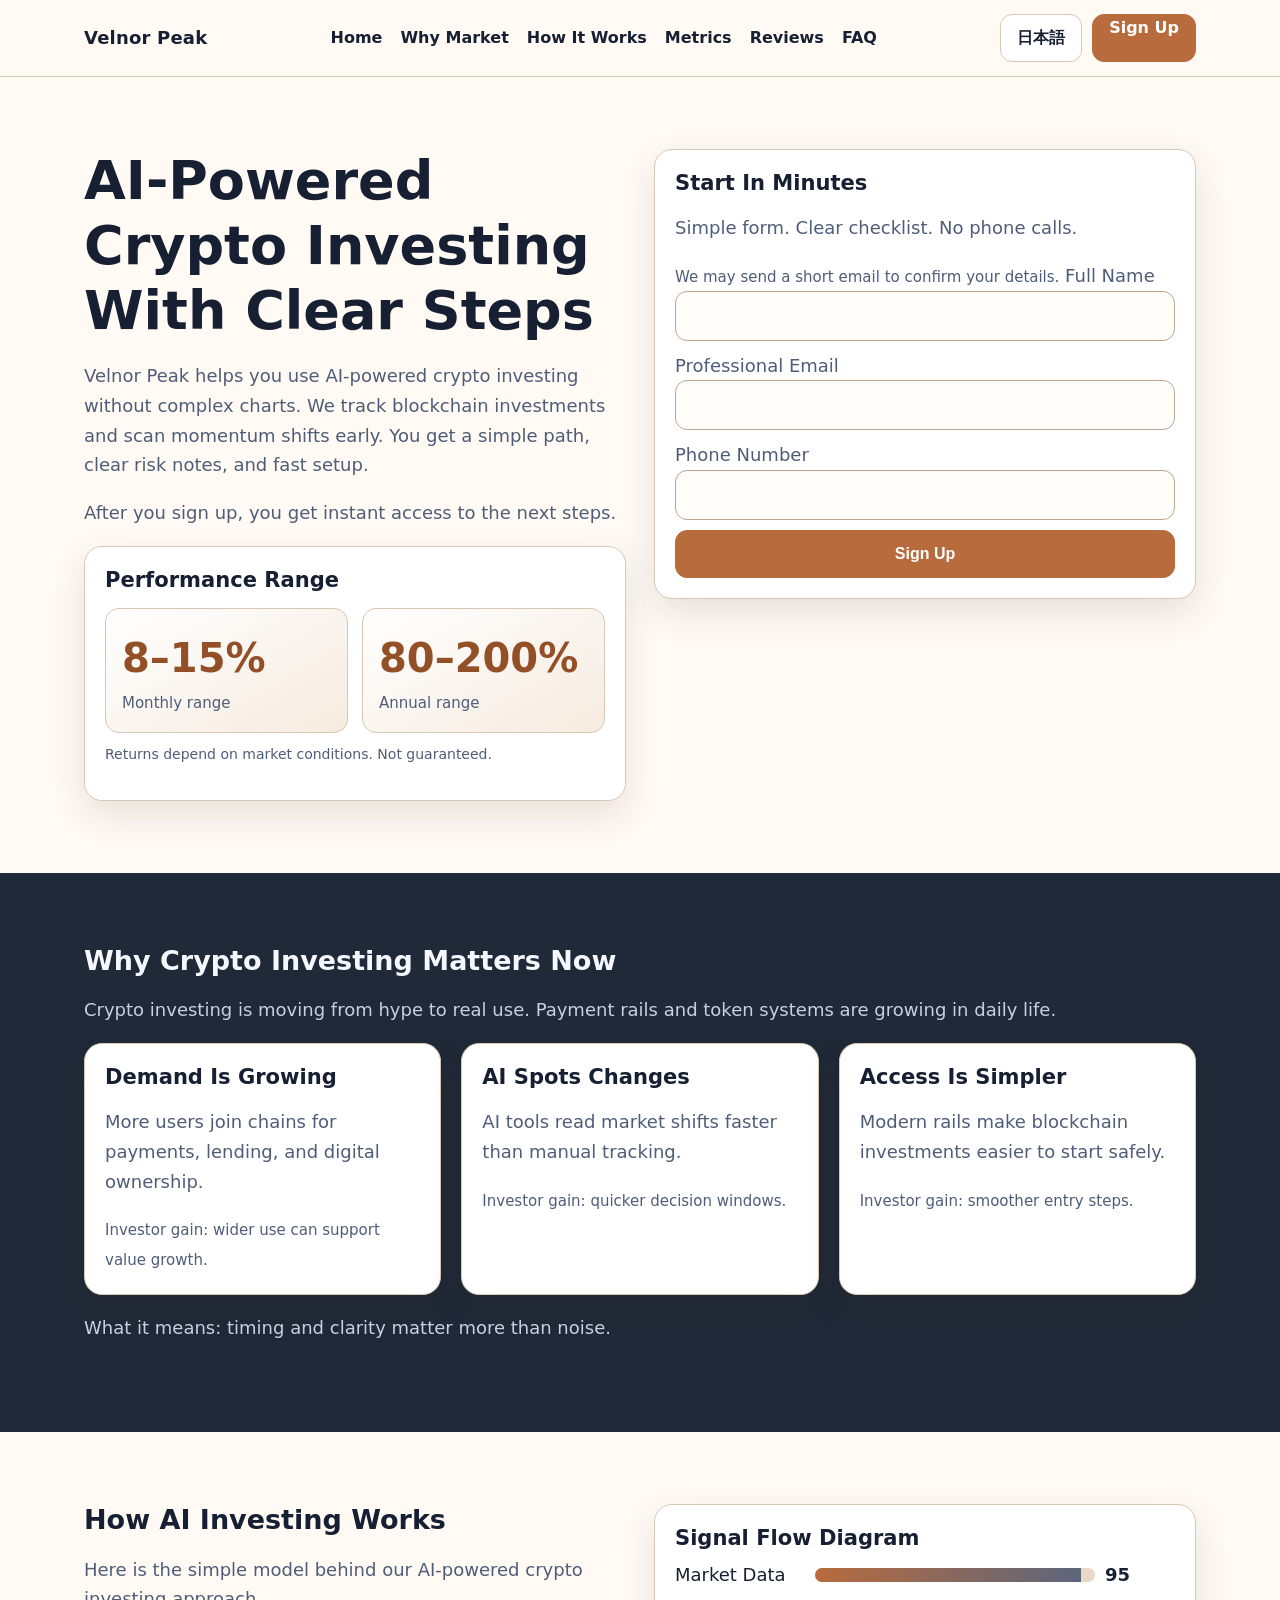
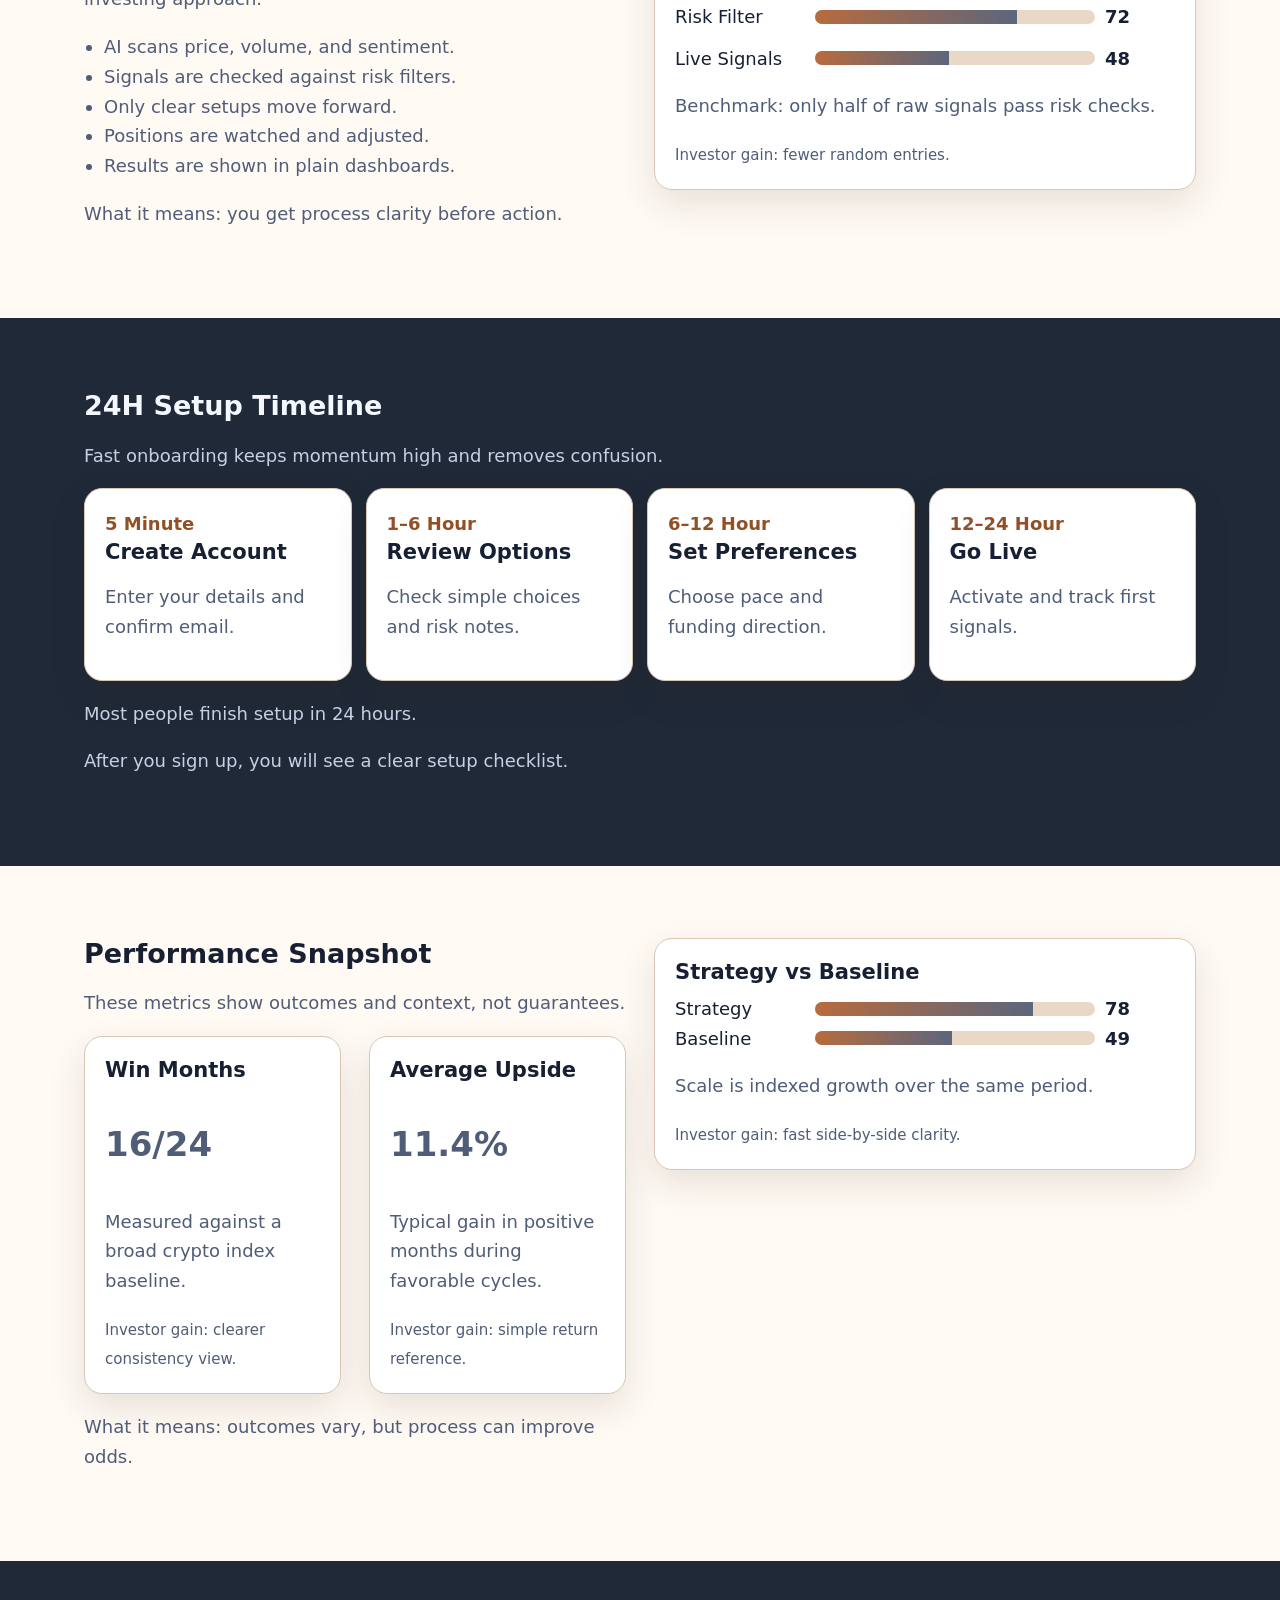
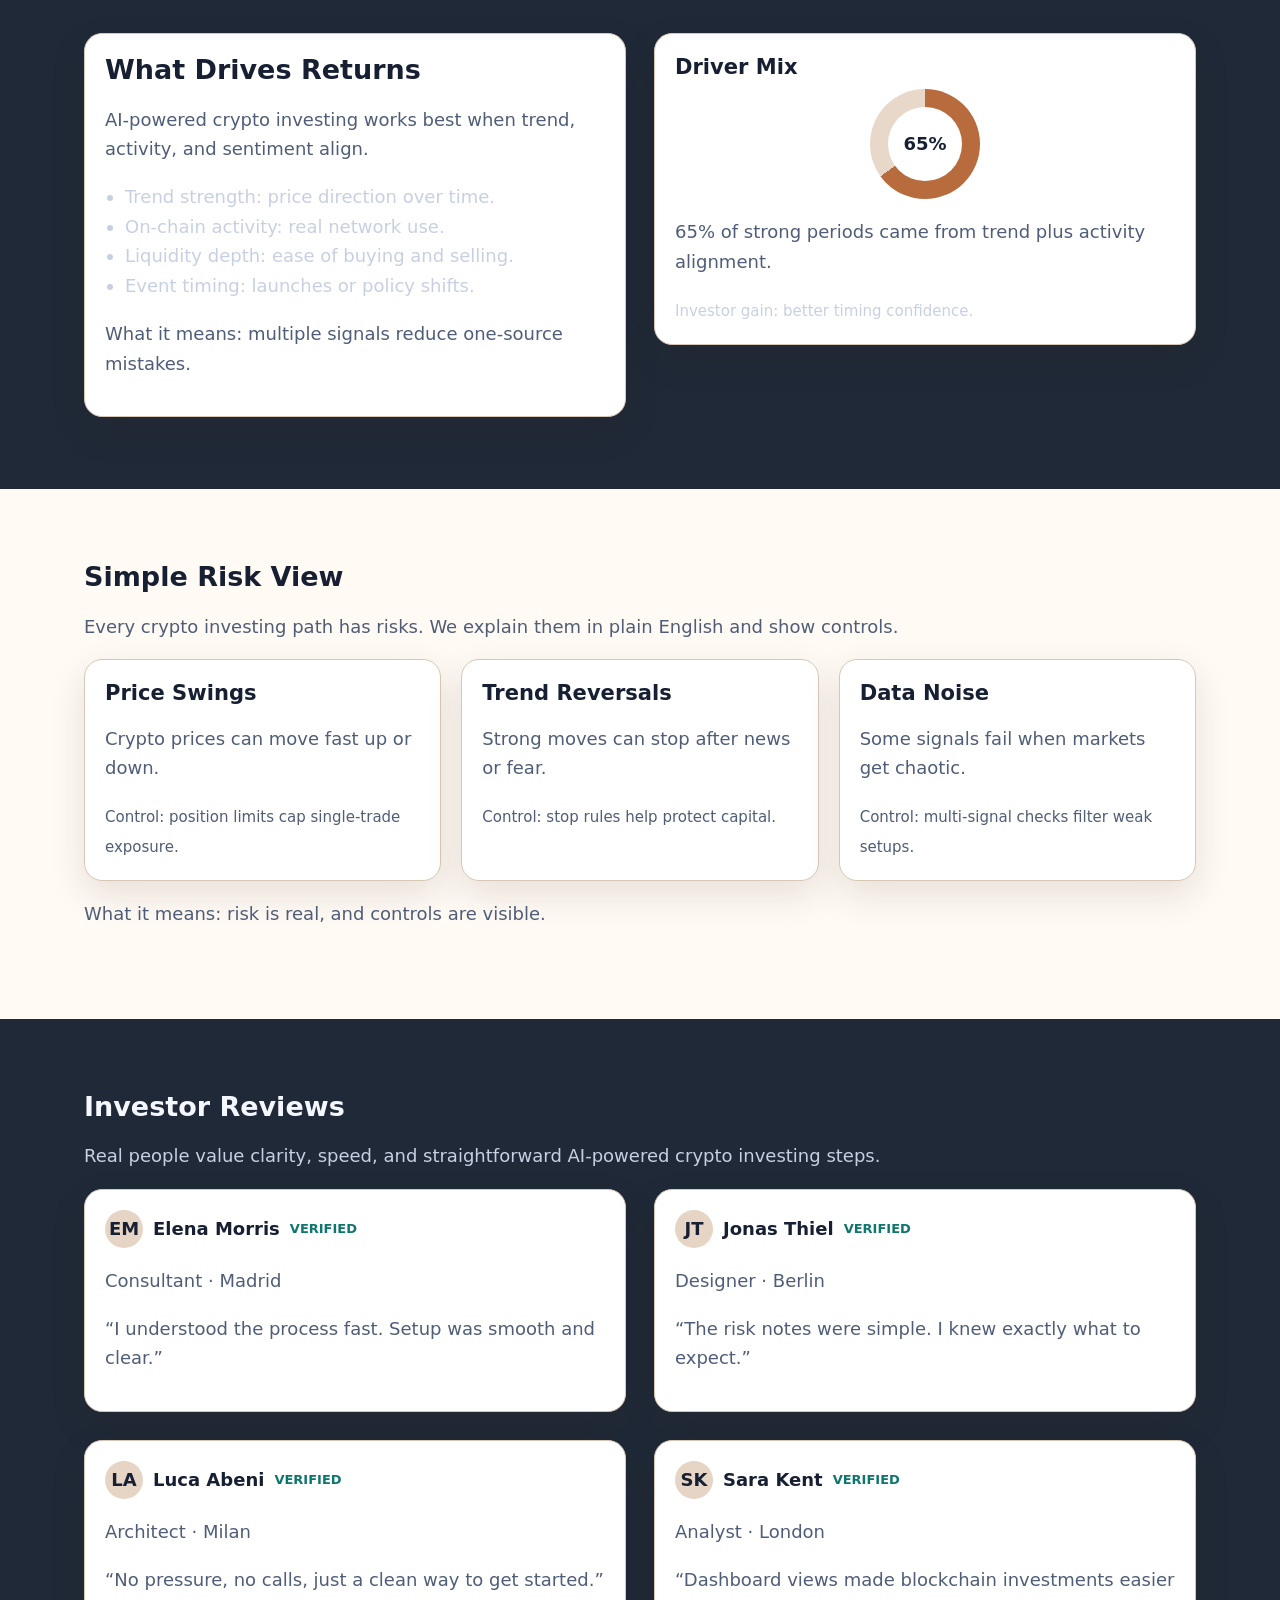
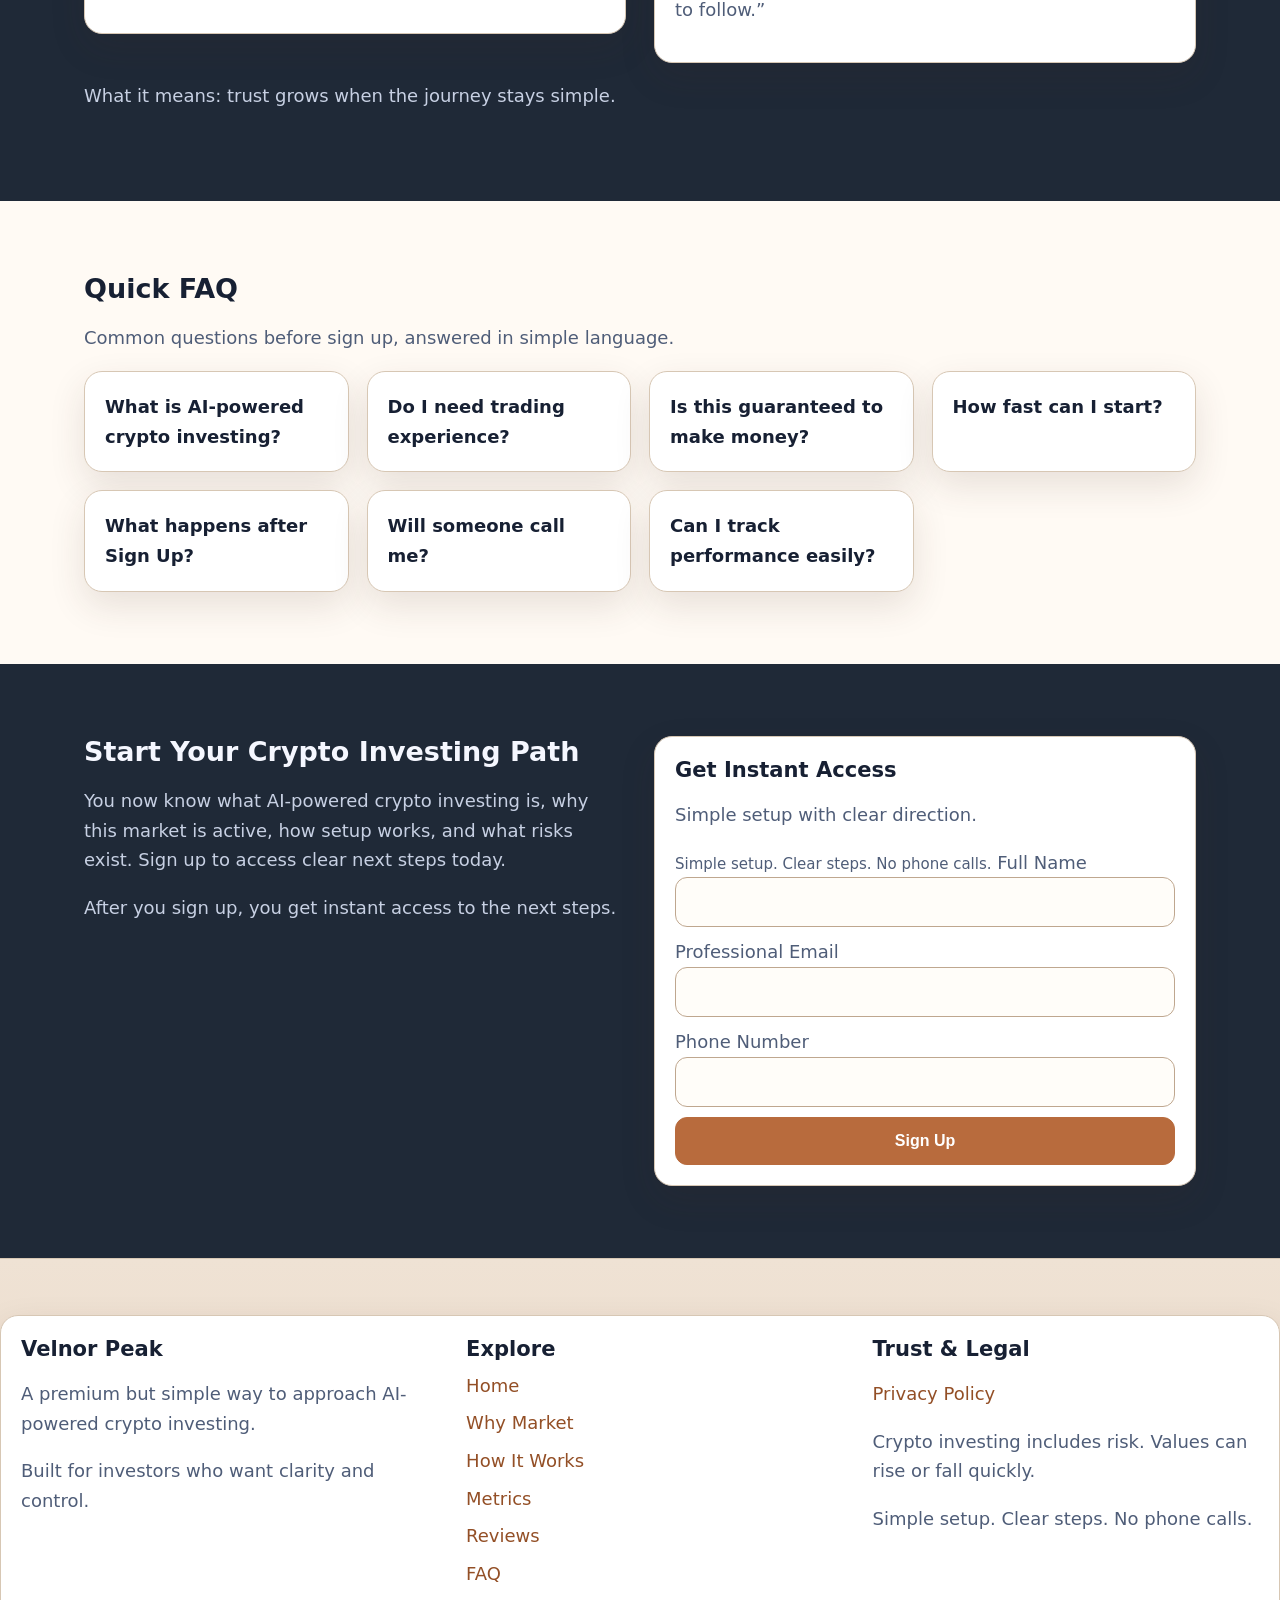
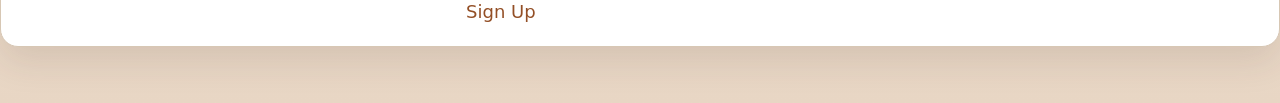
<file: jp/index.html>
<!doctype html>
<html lang="en">
<head>
  <meta charset="UTF-8">
  <meta name="viewport" content="width=device-width, initial-scale=1.0">
  <title>Velnor Peak | AI-Powered Crypto Investing Guide 日本語</title>
  <meta name="description" content="Learn AI-powered crypto investing in simple steps. See market timing, process, metrics, risks, and sign-up path.">
  <link rel="canonical" href="https://velnorpeak.com/jp/index.html">
  <link rel="alternate" hreflang="en" href="https://velnorpeak.com/index.html">
  <link rel="alternate" hreflang="de" href="https://velnorpeak.com/de/index.html">
  <link rel="alternate" hreflang="fr" href="https://velnorpeak.com/fr/index.html">
  <link rel="alternate" hreflang="es" href="https://velnorpeak.com/es/index.html">
  <link rel="alternate" hreflang="it" href="https://velnorpeak.com/it/index.html">
  <link rel="alternate" hreflang="tr" href="https://velnorpeak.com/tr/index.html">
  <link rel="alternate" hreflang="pt" href="https://velnorpeak.com/pt/index.html">
  <link rel="alternate" hreflang="ja" href="https://velnorpeak.com/jp/index.html">
  <link rel="alternate" hreflang="sk" href="https://velnorpeak.com/sk/index.html">
  <link rel="alternate" hreflang="nl-BE" href="https://velnorpeak.com/be/index.html">
  <meta property="og:title" content="Velnor Peak | AI-Powered Crypto Investing">
  <meta property="og:description" content="Simple AI-powered crypto investing for regular investors.">
  <meta property="og:type" content="website">
  <meta property="og:url" content="https://velnorpeak.com/jp/index.html">
  <meta name="twitter:card" content="summary_large_image">
  <meta name="twitter:title" content="Velnor Peak AI-Powered Crypto Investing">
  <meta name="twitter:description" content="See how AI-powered crypto investing works in clear steps.">
  <link rel="stylesheet" href="../assets/style.css">
</head>
<body>
<header class="header">
  <div class="container header-inner">
    <a class="brand" href="../index.html">Velnor Peak</a>
    <nav class="nav-links desktop" aria-label="Primary">
      <a href="#home">Home</a><a href="#market">Why Market</a><a href="#model">How It Works</a><a href="#metrics">Metrics</a><a href="#reviews">Reviews</a><a href="#faq">FAQ</a>
    </nav>
    <div class="header-right">
      <div class="lang-wrap">
        <button class="lang-btn" data-lang-btn aria-expanded="false" aria-label="Choose language">日本語</button>
        <div class="lang-menu" data-lang-menu>
          <a class="lang-option" href="../index.html"><svg width="18" height="12" viewBox="0 0 18 12" aria-hidden="true"><rect width="18" height="12" fill="#012169"/><path d="M0 0l18 12M18 0L0 12" stroke="#fff" stroke-width="2"/></svg>English</a>
<a class="lang-option" href="../de/index.html"><svg width="18" height="12" viewBox="0 0 18 12"><rect width="18" height="4" fill="#111"/><rect y="4" width="18" height="4" fill="#dd0000"/><rect y="8" width="18" height="4" fill="#ffce00"/></svg>Deutsch</a>
<a class="lang-option" href="../fr/index.html"><svg width="18" height="12" viewBox="0 0 18 12"><rect width="6" height="12" fill="#0055a4"/><rect x="6" width="6" height="12" fill="#fff"/><rect x="12" width="6" height="12" fill="#ef4135"/></svg>Français</a>
<a class="lang-option" href="../es/index.html"><svg width="18" height="12" viewBox="0 0 18 12"><rect width="18" height="12" fill="#c60b1e"/><rect y="3" width="18" height="6" fill="#ffc400"/></svg>Español</a>
<a class="lang-option" href="../it/index.html"><svg width="18" height="12" viewBox="0 0 18 12"><rect width="6" height="12" fill="#009246"/><rect x="6" width="6" height="12" fill="#fff"/><rect x="12" width="6" height="12" fill="#ce2b37"/></svg>Italiano</a>
<a class="lang-option" href="../tr/index.html"><svg width="18" height="12" viewBox="0 0 18 12"><rect width="18" height="12" fill="#e30a17"/></svg>Türkçe</a>
<a class="lang-option" href="../pt/index.html"><svg width="18" height="12" viewBox="0 0 18 12"><rect width="7" height="12" fill="#006600"/><rect x="7" width="11" height="12" fill="#ff0000"/></svg>Português</a>
<a class="lang-option" href="../jp/index.html"><svg width="18" height="12" viewBox="0 0 18 12"><rect width="18" height="12" fill="#fff"/><circle cx="9" cy="6" r="3" fill="#bc002d"/></svg>日本語</a>
<a class="lang-option" href="../sk/index.html"><svg width="18" height="12" viewBox="0 0 18 12"><rect width="18" height="4" fill="#fff"/><rect y="4" width="18" height="4" fill="#0b4ea2"/><rect y="8" width="18" height="4" fill="#ee1c25"/></svg>Slovak</a>
<a class="lang-option" href="../be/index.html"><svg width="18" height="12" viewBox="0 0 18 12"><rect width="6" height="12" fill="#000"/><rect x="6" width="6" height="12" fill="#fdcf00"/><rect x="12" width="6" height="12" fill="#ed2939"/></svg>Nederlands (BE)</a>
        </div>
      </div>
      <a href="#signup" class="cta-btn">Sign Up</a>
      <button class="burger" data-burger aria-label="Open menu" aria-expanded="false">☰</button>
    </div>
  </div>
</header>

<div class="drawer-backdrop" data-backdrop></div>
<aside class="drawer" data-drawer aria-hidden="true">
  <div class="drawer-top"><strong>Menu</strong><button class="icon-close" data-drawer-close aria-label="Close menu">✕</button></div>
  <nav class="nav-links" aria-label="Mobile">
    <a href="#home">Home</a><a href="#market">Why Market</a><a href="#model">How It Works</a><a href="#metrics">Metrics</a><a href="#reviews">Reviews</a><a href="#faq">FAQ</a>
  </nav>
  <div class="lang-wrap"><button class="lang-btn" data-lang-btn aria-expanded="false">日本語</button><div class="lang-menu" data-lang-menu><a class="lang-option" href="../index.html"><svg width="18" height="12" viewBox="0 0 18 12" aria-hidden="true"><rect width="18" height="12" fill="#012169"/><path d="M0 0l18 12M18 0L0 12" stroke="#fff" stroke-width="2"/></svg>English</a>
<a class="lang-option" href="../de/index.html"><svg width="18" height="12" viewBox="0 0 18 12"><rect width="18" height="4" fill="#111"/><rect y="4" width="18" height="4" fill="#dd0000"/><rect y="8" width="18" height="4" fill="#ffce00"/></svg>Deutsch</a>
<a class="lang-option" href="../fr/index.html"><svg width="18" height="12" viewBox="0 0 18 12"><rect width="6" height="12" fill="#0055a4"/><rect x="6" width="6" height="12" fill="#fff"/><rect x="12" width="6" height="12" fill="#ef4135"/></svg>Français</a>
<a class="lang-option" href="../es/index.html"><svg width="18" height="12" viewBox="0 0 18 12"><rect width="18" height="12" fill="#c60b1e"/><rect y="3" width="18" height="6" fill="#ffc400"/></svg>Español</a>
<a class="lang-option" href="../it/index.html"><svg width="18" height="12" viewBox="0 0 18 12"><rect width="6" height="12" fill="#009246"/><rect x="6" width="6" height="12" fill="#fff"/><rect x="12" width="6" height="12" fill="#ce2b37"/></svg>Italiano</a>
<a class="lang-option" href="../tr/index.html"><svg width="18" height="12" viewBox="0 0 18 12"><rect width="18" height="12" fill="#e30a17"/></svg>Türkçe</a>
<a class="lang-option" href="../pt/index.html"><svg width="18" height="12" viewBox="0 0 18 12"><rect width="7" height="12" fill="#006600"/><rect x="7" width="11" height="12" fill="#ff0000"/></svg>Português</a>
<a class="lang-option" href="../jp/index.html"><svg width="18" height="12" viewBox="0 0 18 12"><rect width="18" height="12" fill="#fff"/><circle cx="9" cy="6" r="3" fill="#bc002d"/></svg>日本語</a>
<a class="lang-option" href="../sk/index.html"><svg width="18" height="12" viewBox="0 0 18 12"><rect width="18" height="4" fill="#fff"/><rect y="4" width="18" height="4" fill="#0b4ea2"/><rect y="8" width="18" height="4" fill="#ee1c25"/></svg>Slovak</a>
<a class="lang-option" href="../be/index.html"><svg width="18" height="12" viewBox="0 0 18 12"><rect width="6" height="12" fill="#000"/><rect x="6" width="6" height="12" fill="#fdcf00"/><rect x="12" width="6" height="12" fill="#ed2939"/></svg>Nederlands (BE)</a></div></div>
  <a class="cta-btn" href="#signup">Sign Up</a>
</aside>

<main>
<section id="home" class="section light reveal"><div class="container grid-2">
  <div>
    <h1 class="hero-title">AI-Powered Crypto Investing With Clear Steps</h1>
    <p>Velnor Peak helps you use AI-powered crypto investing without complex charts. We track blockchain investments and scan momentum shifts early. You get a simple path, clear risk notes, and fast setup.</p>
    <p>After you sign up, you get instant access to the next steps.</p>
    <div class="hero-panel text-on-glass">
      <h3>Performance Range</h3>
      <div class="performance">
        <div class="perf-item"><div class="perf-num">8–15%</div><div class="perf-label">Monthly range</div></div>
        <div class="perf-item"><div class="perf-num">80–200%</div><div class="perf-label">Annual range</div></div>
      </div>
      <p class="perf-note">Returns depend on market conditions. Not guaranteed.</p>
    </div>
  </div>
  <div class="form-card" id="signup">
    <h3>Start In Minutes</h3><p>Simple form. Clear checklist. No phone calls.</p><small>We may send a short email to confirm your details.</small>
    <label for="name1">Full Name</label><input id="name1" name="name" autocomplete="name" required>
    <label for="email1">Professional Email</label><input id="email1" type="email" name="email" autocomplete="email" required>
    <label for="phone1">Phone Number</label><input id="phone1" type="tel" name="phone" autocomplete="tel" required>
    <button class="cta-btn" type="button">Sign Up</button>
  </div>
</div></section>

<section id="market" class="section dark reveal"><div class="container">
  <h2>Why Crypto Investing Matters Now</h2><p>Crypto investing is moving from hype to real use. Payment rails and token systems are growing in daily life.</p>
  <div class="grid-3">
    <article class="card"><h3>Demand Is Growing</h3><p>More users join chains for payments, lending, and digital ownership.</p><small>Investor gain: wider use can support value growth.</small></article>
    <article class="card"><h3>AI Spots Changes</h3><p>AI tools read market shifts faster than manual tracking.</p><small>Investor gain: quicker decision windows.</small></article>
    <article class="card"><h3>Access Is Simpler</h3><p>Modern rails make blockchain investments easier to start safely.</p><small>Investor gain: smoother entry steps.</small></article>
  </div>
  <p>What it means: timing and clarity matter more than noise.</p>
</div></section>

<section id="model" class="section light reveal"><div class="container grid-2">
  <div>
    <h2>How AI Investing Works</h2><p>Here is the simple model behind our AI-powered crypto investing approach.</p>
    <ul class="bullets"><li>AI scans price, volume, and sentiment.</li><li>Signals are checked against risk filters.</li><li>Only clear setups move forward.</li><li>Positions are watched and adjusted.</li><li>Results are shown in plain dashboards.</li></ul>
    <p>What it means: you get process clarity before action.</p>
  </div>
  <div class="visual-card">
    <h3>Signal Flow Diagram</h3>
    <div class="visual-bars">
      <div class="bar-row"><span>Market Data</span><div class="bar"><div class="fill" style="width:95%"></div></div><strong>95</strong></div>
      <div class="bar-row"><span>Risk Filter</span><div class="bar"><div class="fill" style="width:72%"></div></div><strong>72</strong></div>
      <div class="bar-row"><span>Live Signals</span><div class="bar"><div class="fill" style="width:48%"></div></div><strong>48</strong></div>
    </div>
    <p>Benchmark: only half of raw signals pass risk checks.</p>
    <small>Investor gain: fewer random entries.</small>
  </div>
</div></section>

<section class="section dark reveal"><div class="container">
  <h2>24H Setup Timeline</h2><p>Fast onboarding keeps momentum high and removes confusion.</p>
  <div class="process-grid">
    <article class="process-card"><span class="time">5 Minute</span><h3>Create Account</h3><p>Enter your details and confirm email.</p></article>
    <article class="process-card"><span class="time">1–6 Hour</span><h3>Review Options</h3><p>Check simple choices and risk notes.</p></article>
    <article class="process-card"><span class="time">6–12 Hour</span><h3>Set Preferences</h3><p>Choose pace and funding direction.</p></article>
    <article class="process-card"><span class="time">12–24 Hour</span><h3>Go Live</h3><p>Activate and track first signals.</p></article>
  </div>
  <p>Most people finish setup in 24 hours.</p>
  <p>After you sign up, you will see a clear setup checklist.</p>
</div></section>

<section id="metrics" class="section light reveal"><div class="container grid-2">
  <div>
    <h2>Performance Snapshot</h2><p>These metrics show outcomes and context, not guarantees.</p>
    <div class="grid-2">
      <article class="kpi-card"><h3>Win Months</h3><p class="metric-big">16/24</p><p>Measured against a broad crypto index baseline.</p><small>Investor gain: clearer consistency view.</small></article>
      <article class="kpi-card"><h3>Average Upside</h3><p class="metric-big">11.4%</p><p>Typical gain in positive months during favorable cycles.</p><small>Investor gain: simple return reference.</small></article>
    </div>
    <p>What it means: outcomes vary, but process can improve odds.</p>
  </div>
  <article class="chart-panel">
    <h3>Strategy vs Baseline</h3>
    <div class="bar-row"><span>Strategy</span><div class="bar"><div class="fill" style="width:78%"></div></div><strong>78</strong></div>
    <div class="bar-row"><span>Baseline</span><div class="bar"><div class="fill" style="width:49%"></div></div><strong>49</strong></div>
    <p>Scale is indexed growth over the same period.</p>
    <small>Investor gain: fast side-by-side clarity.</small>
  </article>
</div></section>

<section class="section dark reveal"><div class="container grid-2">
  <article class="info-panel">
    <h2>What Drives Returns</h2><p>AI-powered crypto investing works best when trend, activity, and sentiment align.</p>
    <ul class="bullets"><li>Trend strength: price direction over time.</li><li>On-chain activity: real network use.</li><li>Liquidity depth: ease of buying and selling.</li><li>Event timing: launches or policy shifts.</li></ul>
    <p>What it means: multiple signals reduce one-source mistakes.</p>
  </article>
  <article class="metric-card">
    <h3>Driver Mix</h3><div class="ring"></div><p>65% of strong periods came from trend plus activity alignment.</p><small>Investor gain: better timing confidence.</small>
  </article>
</div></section>

<section class="section light reveal"><div class="container">
  <h2>Simple Risk View</h2><p>Every crypto investing path has risks. We explain them in plain English and show controls.</p>
  <div class="grid-3">
    <article class="card"><h3>Price Swings</h3><p>Crypto prices can move fast up or down.</p><small>Control: position limits cap single-trade exposure.</small></article>
    <article class="card"><h3>Trend Reversals</h3><p>Strong moves can stop after news or fear.</p><small>Control: stop rules help protect capital.</small></article>
    <article class="card"><h3>Data Noise</h3><p>Some signals fail when markets get chaotic.</p><small>Control: multi-signal checks filter weak setups.</small></article>
  </div>
  <p>What it means: risk is real, and controls are visible.</p>
</div></section>

<section id="reviews" class="section dark reveal"><div class="container">
  <h2>Investor Reviews</h2><p>Real people value clarity, speed, and straightforward AI-powered crypto investing steps.</p>
  <div class="grid-2">
    <article class="review-card"><div class="review-head"><div class="avatar">EM</div><strong>Elena Morris</strong><span class="verified">VERIFIED</span></div><p>Consultant · Madrid</p><p>“I understood the process fast. Setup was smooth and clear.”</p></article>
    <article class="review-card"><div class="review-head"><div class="avatar">JT</div><strong>Jonas Thiel</strong><span class="verified">VERIFIED</span></div><p>Designer · Berlin</p><p>“The risk notes were simple. I knew exactly what to expect.”</p></article>
    <article class="review-card"><div class="review-head"><div class="avatar">LA</div><strong>Luca Abeni</strong><span class="verified">VERIFIED</span></div><p>Architect · Milan</p><p>“No pressure, no calls, just a clean way to get started.”</p></article>
    <article class="review-card"><div class="review-head"><div class="avatar">SK</div><strong>Sara Kent</strong><span class="verified">VERIFIED</span></div><p>Analyst · London</p><p>“Dashboard views made blockchain investments easier to follow.”</p></article>
  </div>
  <p>What it means: trust grows when the journey stays simple.</p>
</div></section>

<section id="faq" class="section light reveal"><div class="container">
  <h2>Quick FAQ</h2><p>Common questions before sign up, answered in simple language.</p>
  <div class="grid-auto">
    <details class="faq-item"><summary>What is AI-powered crypto investing?</summary><p>It uses software models to read market data and guide entries.</p></details>
    <details class="faq-item"><summary>Do I need trading experience?</summary><p>No. The setup checklist explains each step in plain words.</p></details>
    <details class="faq-item"><summary>Is this guaranteed to make money?</summary><p>No. Returns depend on market conditions and can go down.</p></details>
    <details class="faq-item"><summary>How fast can I start?</summary><p>Most users complete setup in 24 hours.</p></details>
    <details class="faq-item"><summary>What happens after Sign Up?</summary><p>After you sign up, you can review the options and choose what to do next.</p></details>
    <details class="faq-item"><summary>Will someone call me?</summary><p>No phone calls. We may send a short email to confirm details.</p></details>
    <details class="faq-item"><summary>Can I track performance easily?</summary><p>Yes. You get simple metric views with clear labels and context.</p></details>
  </div>
</div></section>

<section class="section dark reveal"><div class="container grid-2">
  <div>
    <h2>Start Your Crypto Investing Path</h2>
    <p>You now know what AI-powered crypto investing is, why this market is active, how setup works, and what risks exist. Sign up to access clear next steps today.</p>
    <p>After you sign up, you get instant access to the next steps.</p>
  </div>
  <div class="form-card">
    <h3>Get Instant Access</h3><p>Simple setup with clear direction.</p><small>Simple setup. Clear steps. No phone calls.</small>
    <label for="name2">Full Name</label><input id="name2" name="name2" required>
    <label for="email2">Professional Email</label><input id="email2" type="email" name="email2" required>
    <label for="phone2">Phone Number</label><input id="phone2" type="tel" name="phone2" required>
    <button class="cta-btn" type="button">Sign Up</button>
  </div>
</div></section>
</main>

<footer class="footer"><div class="container footer-grid footer-panel">
  <section><h3>Velnor Peak</h3><p>A premium but simple way to approach AI-powered crypto investing.</p><p>Built for investors who want clarity and control.</p></section>
  <section><h3>Explore</h3><nav class="footer-nav"><a href="#home">Home</a><a href="#market">Why Market</a><a href="#model">How It Works</a><a href="#metrics">Metrics</a><a href="#reviews">Reviews</a><a href="#faq">FAQ</a><a href="#signup">Sign Up</a></nav></section>
  <section><h3>Trust & Legal</h3><p><a href="#" data-open-privacy>Privacy Policy</a></p><p>Crypto investing includes risk. Values can rise or fall quickly.</p><p>Simple setup. Clear steps. No phone calls.</p></section>
</div></footer>

<div class="modal" data-modal aria-hidden="true" role="dialog" aria-modal="true" aria-label="Privacy Policy">
  <div class="modal-box">
    <div class="modal-head"><h3>Privacy Policy</h3><button class="icon-close" data-modal-close aria-label="Close privacy policy">✕</button></div>
    <p><strong>Introduction:</strong> We explain data use in clear language.</p>
    <p><strong>Data collection:</strong> We collect name, email, phone, and usage events.</p>
    <p><strong>Legal basis:</strong> We process data for consent, service delivery, and security.</p>
    <p><strong>Cookies:</strong> Cookies help remember settings and measure page performance.</p>
    <p><strong>Retention:</strong> We keep data only as long as needed for service purposes.</p>
    <p><strong>Third-party sharing:</strong> We share limited data with secure service providers.</p>
    <p><strong>Security:</strong> We use encryption, access controls, and monitoring.</p>
    <p><strong>User rights:</strong> You can request access, correction, deletion, or export.</p>
    <p><strong>International transfers:</strong> Data may be processed in other regions with safeguards.</p>
    <p><strong>Industry risk disclosure:</strong> Crypto markets can be volatile and outcomes are never guaranteed.</p>
    <p><strong>Contact:</strong> privacy@velnorpeak.com</p>
    <div class="modal-footer"><button class="lang-btn" data-modal-close>Close</button></div>
  </div>
</div>

<script type="application/ld+json">{"@context":"https://schema.org","@type":"Organization","name":"Velnor Peak","url":"https://velnorpeak.com"}</script>
<script type="application/ld+json">{"@context":"https://schema.org","@type":"WebSite","name":"Velnor Peak","url":"https://velnorpeak.com"}</script>
<script type="application/ld+json">{"@context":"https://schema.org","@type":"FAQPage","mainEntity":[{"@type":"Question","name":"What is AI-powered crypto investing?","acceptedAnswer":{"@type":"Answer","text":"It uses software models to read market data and guide entries."}},{"@type":"Question","name":"What happens after Sign Up?","acceptedAnswer":{"@type":"Answer","text":"After you sign up, you can review the options and choose what to do next."}}]}</script>
<script type="application/ld+json">{"@context":"https://schema.org","@type":"Review","itemReviewed":{"@type":"Service","name":"Velnor Peak"},"author":{"@type":"Person","name":"Elena Morris"},"reviewBody":"I understood the process fast. Setup was smooth and clear."}</script>
<script src="../assets/app.js" defer></script>
</body>
</html>
</file>
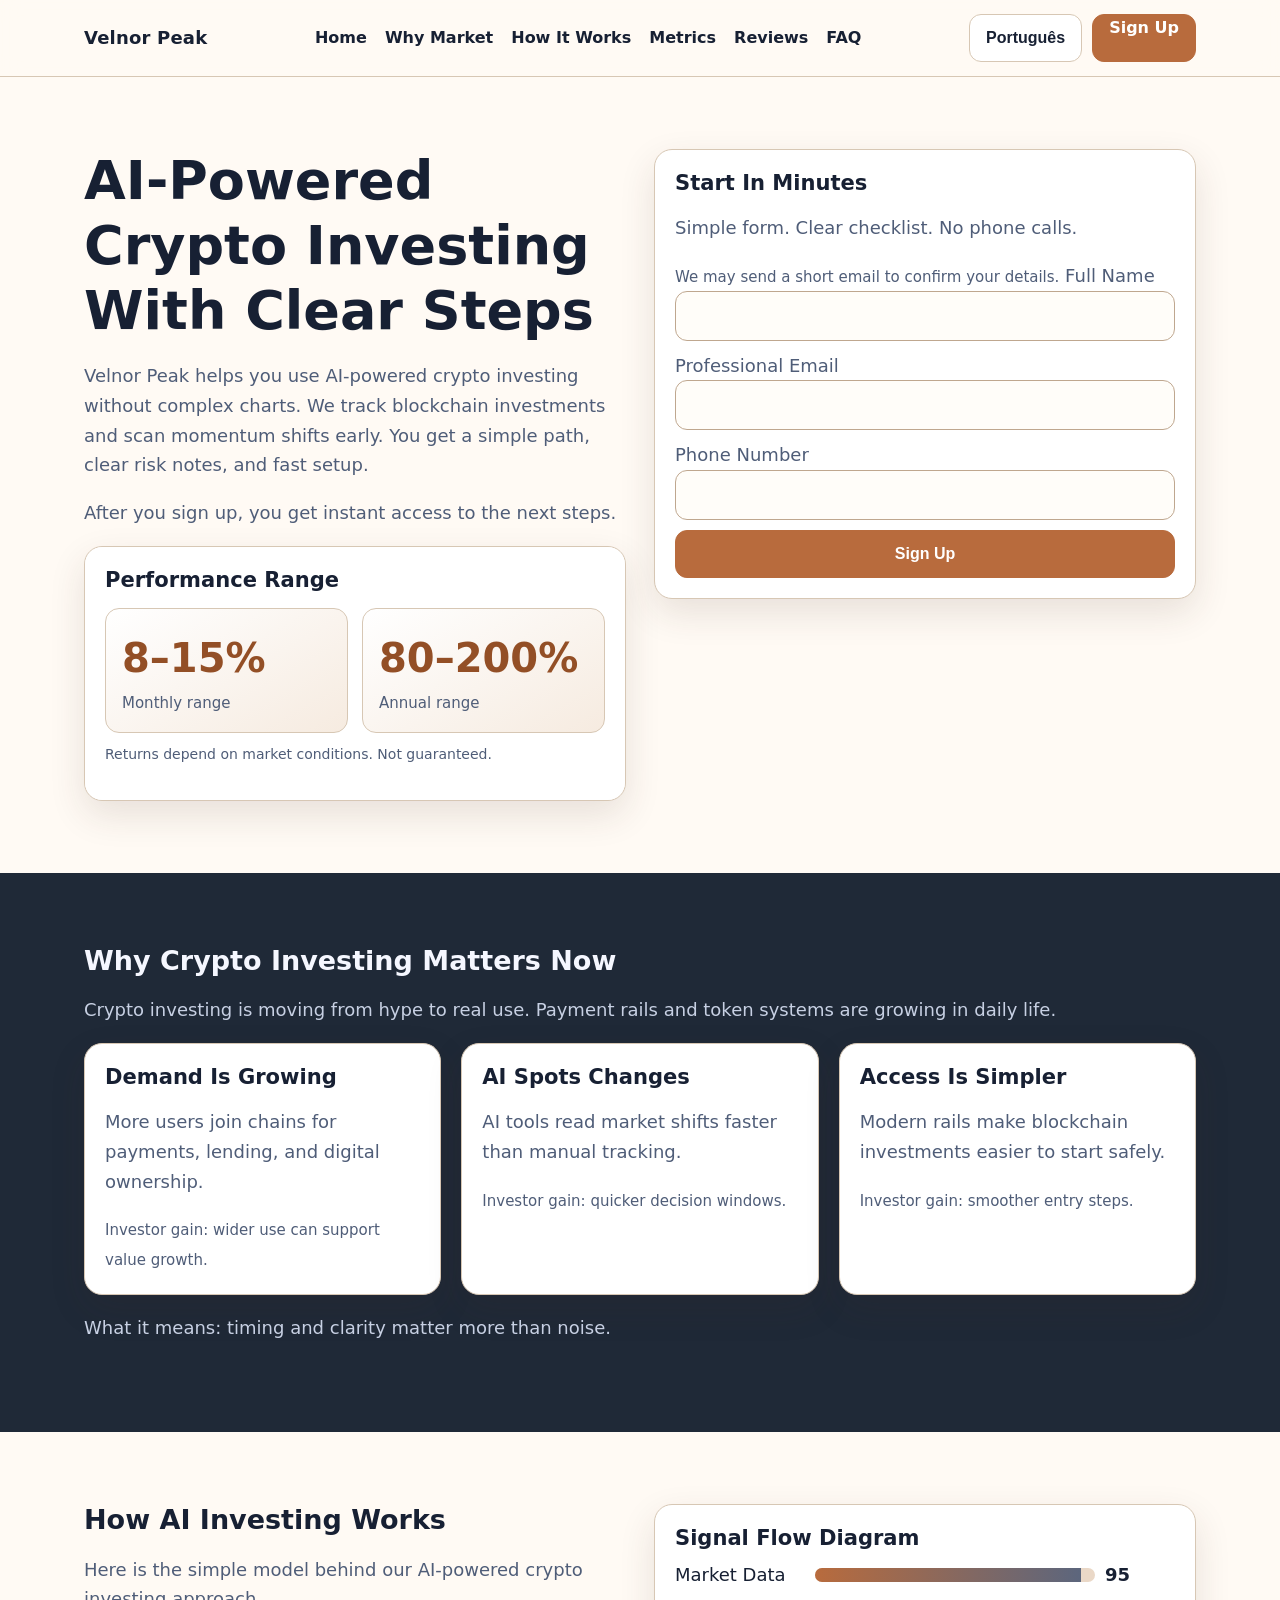
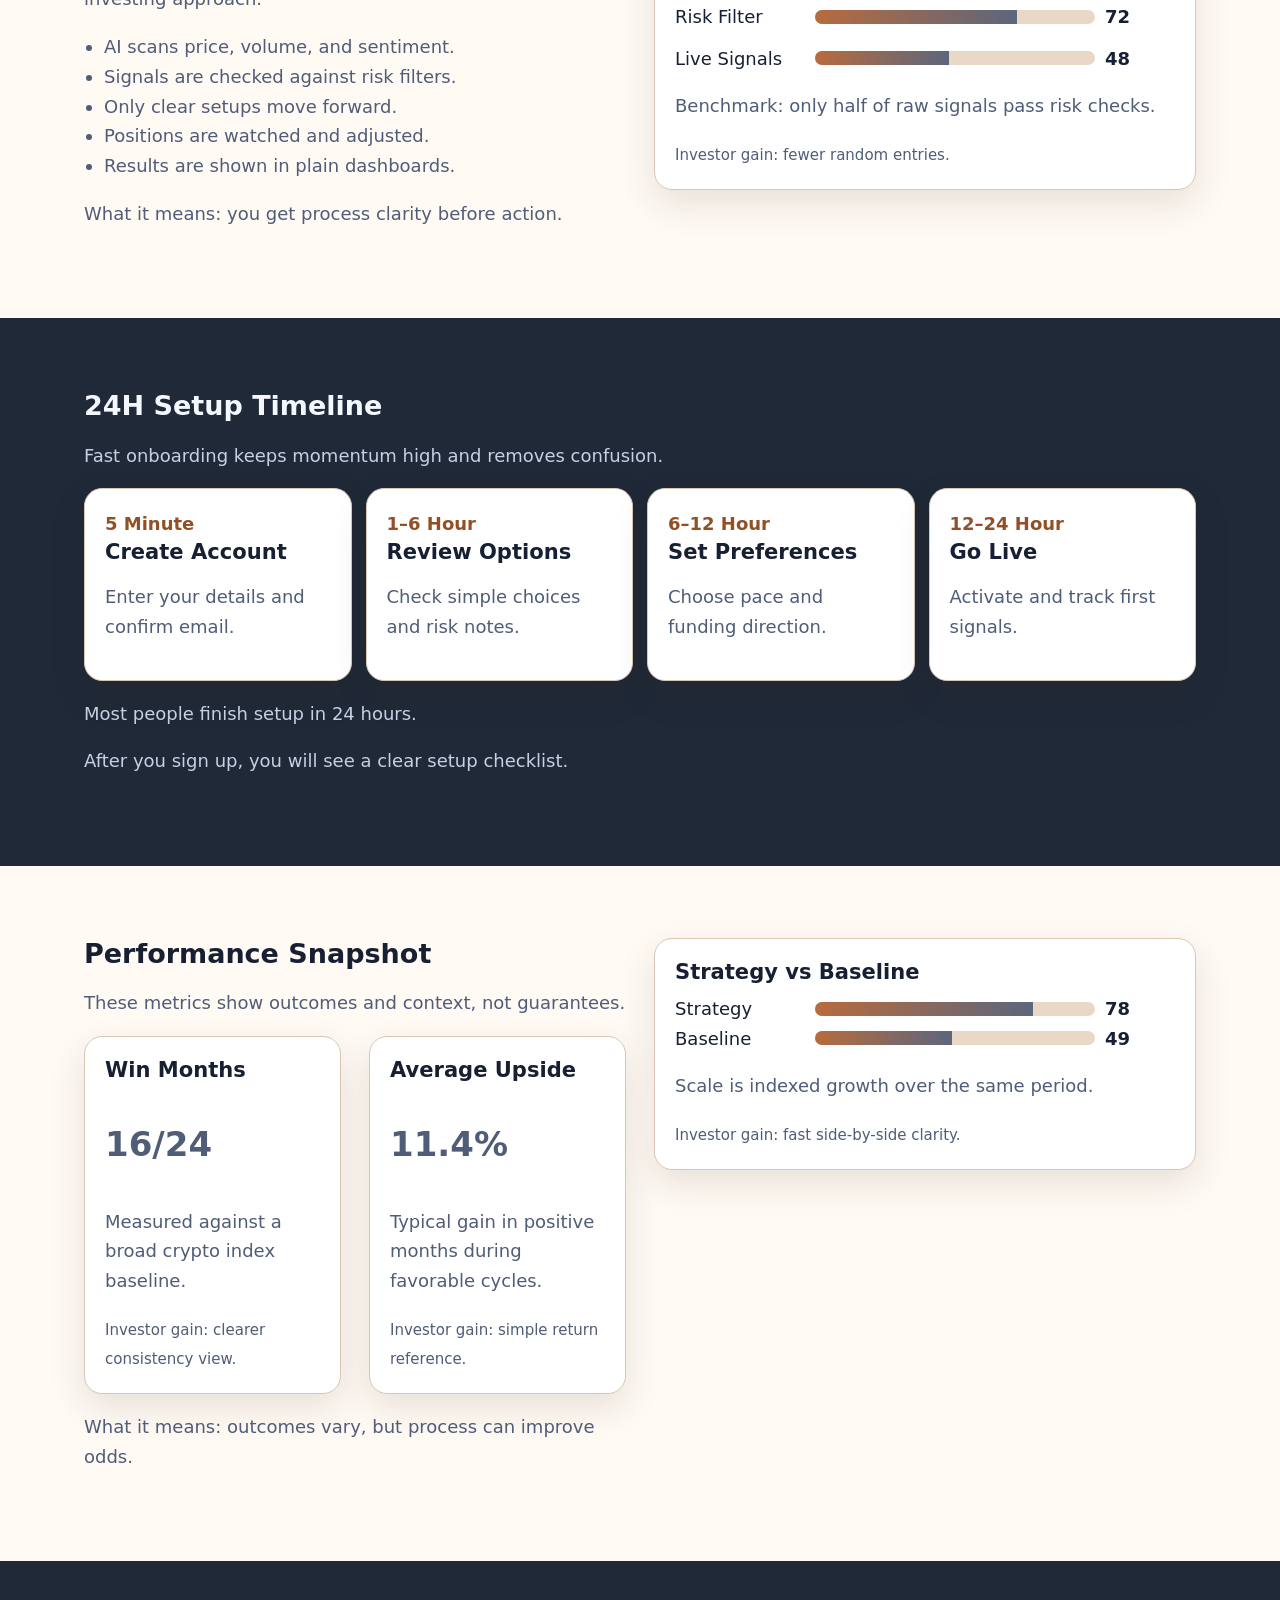
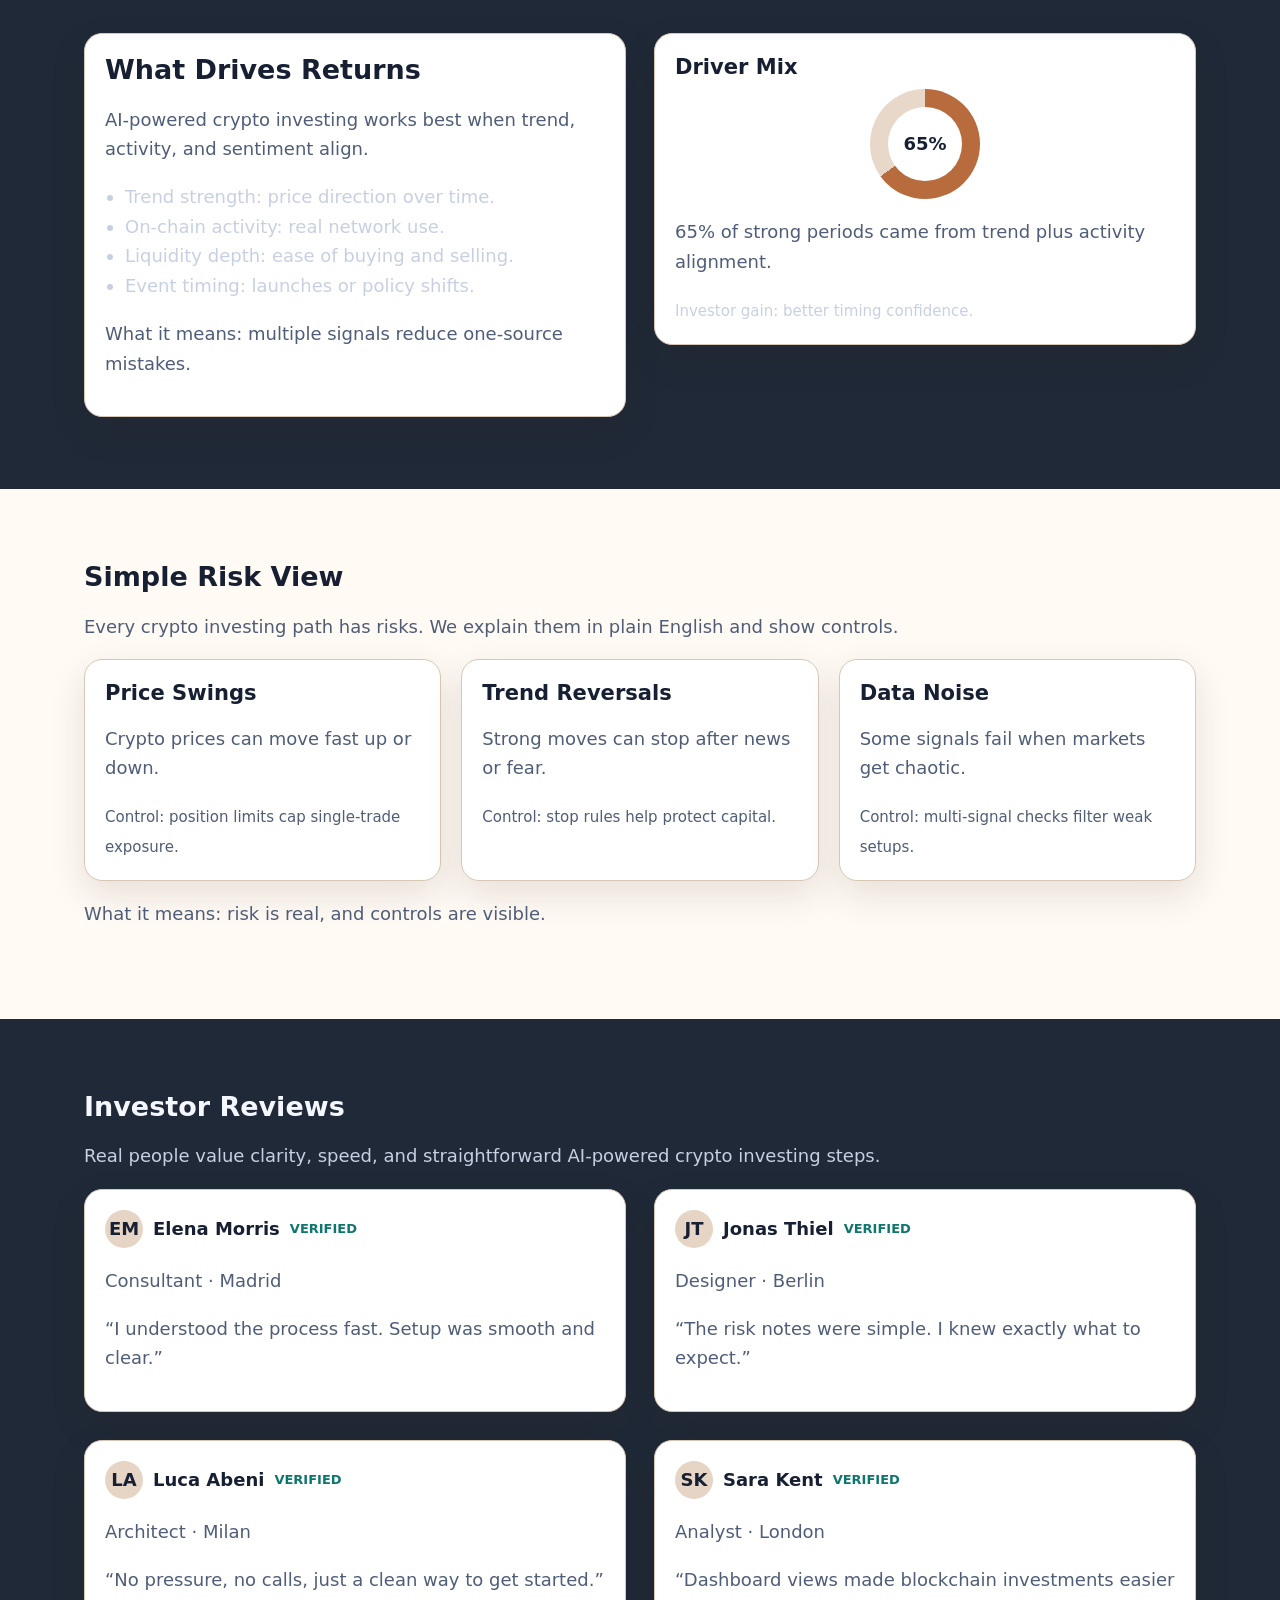
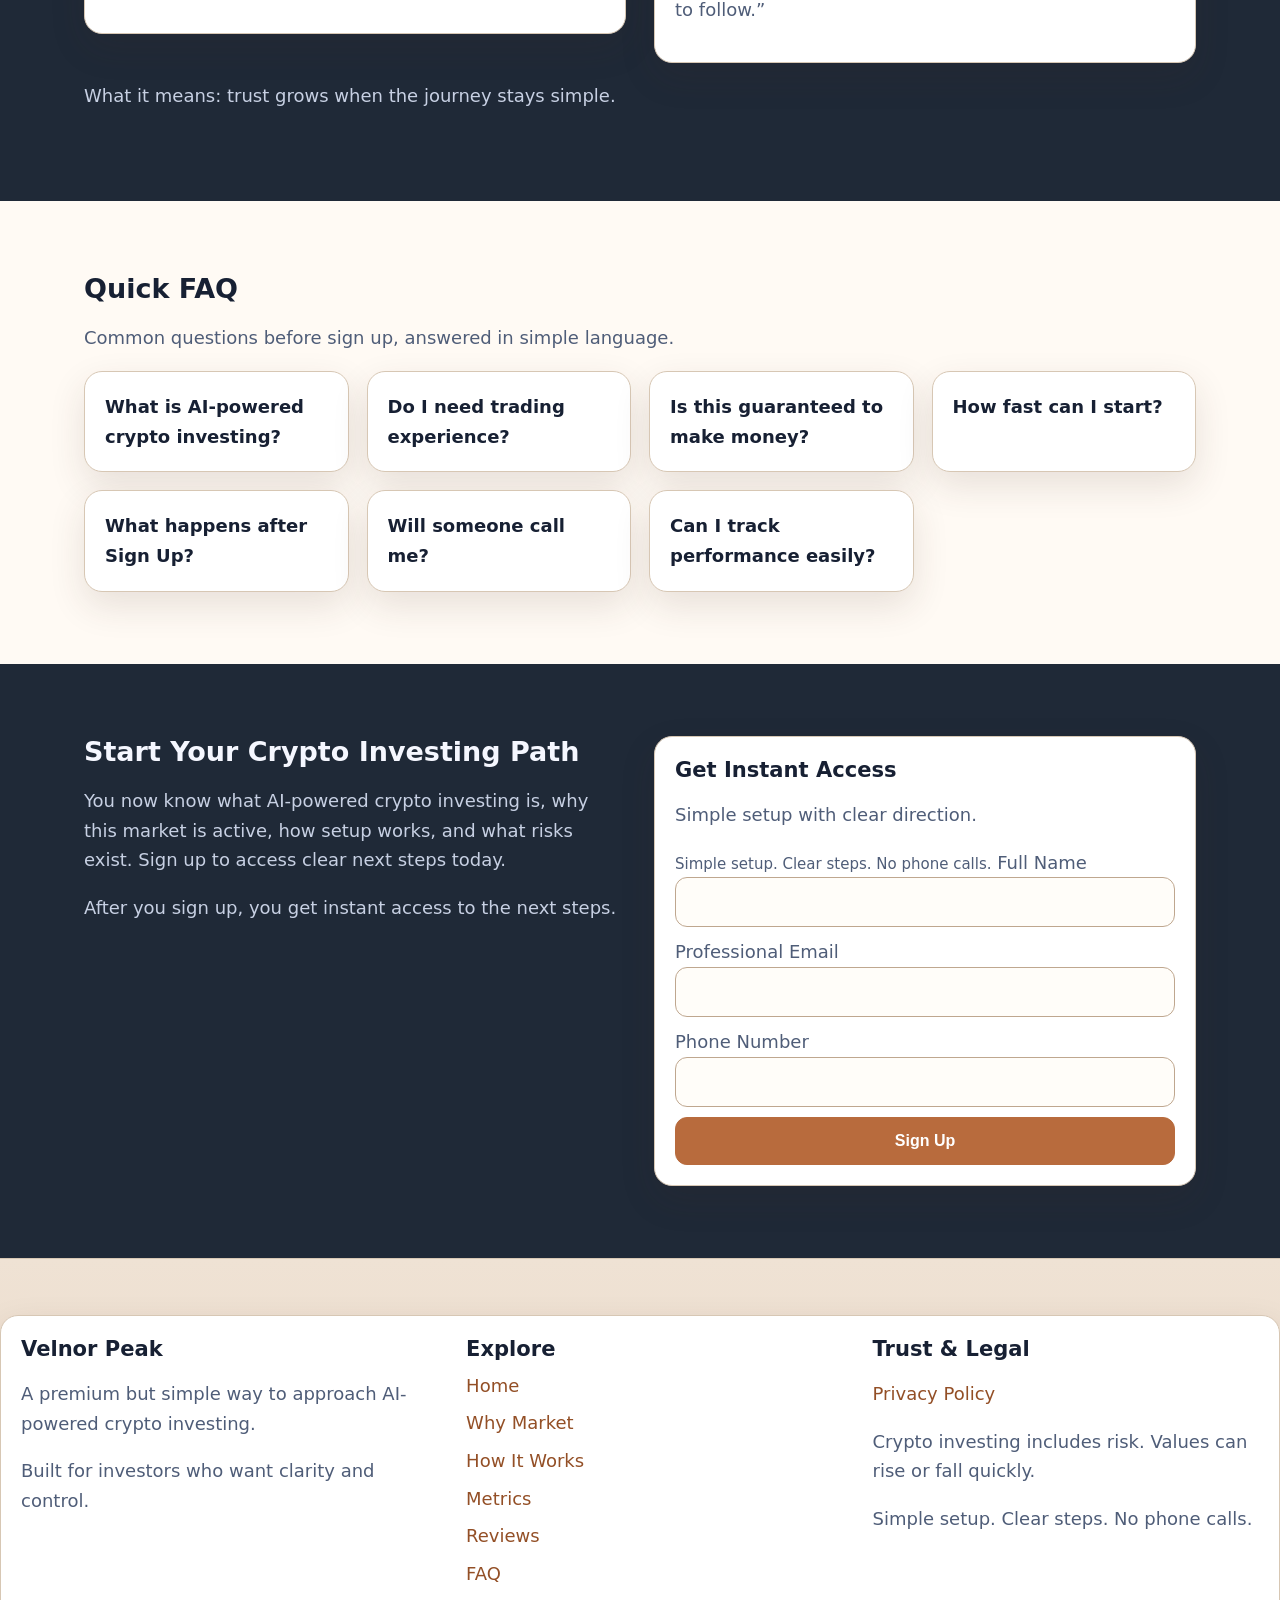
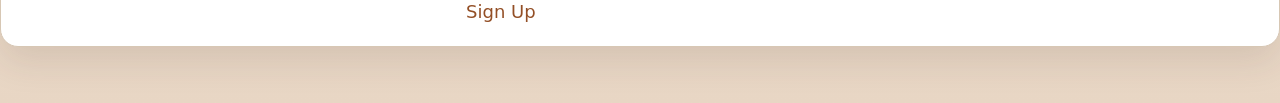
<file: pt/index.html>
<!doctype html>
<html lang="en">
<head>
  <meta charset="UTF-8">
  <meta name="viewport" content="width=device-width, initial-scale=1.0">
  <title>Velnor Peak | AI-Powered Crypto Investing Guide Português</title>
  <meta name="description" content="Learn AI-powered crypto investing in simple steps. See market timing, process, metrics, risks, and sign-up path.">
  <link rel="canonical" href="https://velnorpeak.com/pt/index.html">
  <link rel="alternate" hreflang="en" href="https://velnorpeak.com/index.html">
  <link rel="alternate" hreflang="de" href="https://velnorpeak.com/de/index.html">
  <link rel="alternate" hreflang="fr" href="https://velnorpeak.com/fr/index.html">
  <link rel="alternate" hreflang="es" href="https://velnorpeak.com/es/index.html">
  <link rel="alternate" hreflang="it" href="https://velnorpeak.com/it/index.html">
  <link rel="alternate" hreflang="tr" href="https://velnorpeak.com/tr/index.html">
  <link rel="alternate" hreflang="pt" href="https://velnorpeak.com/pt/index.html">
  <link rel="alternate" hreflang="ja" href="https://velnorpeak.com/jp/index.html">
  <link rel="alternate" hreflang="sk" href="https://velnorpeak.com/sk/index.html">
  <link rel="alternate" hreflang="nl-BE" href="https://velnorpeak.com/be/index.html">
  <meta property="og:title" content="Velnor Peak | AI-Powered Crypto Investing">
  <meta property="og:description" content="Simple AI-powered crypto investing for regular investors.">
  <meta property="og:type" content="website">
  <meta property="og:url" content="https://velnorpeak.com/pt/index.html">
  <meta name="twitter:card" content="summary_large_image">
  <meta name="twitter:title" content="Velnor Peak AI-Powered Crypto Investing">
  <meta name="twitter:description" content="See how AI-powered crypto investing works in clear steps.">
  <link rel="stylesheet" href="../assets/style.css">
</head>
<body>
<header class="header">
  <div class="container header-inner">
    <a class="brand" href="../index.html">Velnor Peak</a>
    <nav class="nav-links desktop" aria-label="Primary">
      <a href="#home">Home</a><a href="#market">Why Market</a><a href="#model">How It Works</a><a href="#metrics">Metrics</a><a href="#reviews">Reviews</a><a href="#faq">FAQ</a>
    </nav>
    <div class="header-right">
      <div class="lang-wrap">
        <button class="lang-btn" data-lang-btn aria-expanded="false" aria-label="Choose language">Português</button>
        <div class="lang-menu" data-lang-menu>
          <a class="lang-option" href="../index.html"><svg width="18" height="12" viewBox="0 0 18 12" aria-hidden="true"><rect width="18" height="12" fill="#012169"/><path d="M0 0l18 12M18 0L0 12" stroke="#fff" stroke-width="2"/></svg>English</a>
<a class="lang-option" href="../de/index.html"><svg width="18" height="12" viewBox="0 0 18 12"><rect width="18" height="4" fill="#111"/><rect y="4" width="18" height="4" fill="#dd0000"/><rect y="8" width="18" height="4" fill="#ffce00"/></svg>Deutsch</a>
<a class="lang-option" href="../fr/index.html"><svg width="18" height="12" viewBox="0 0 18 12"><rect width="6" height="12" fill="#0055a4"/><rect x="6" width="6" height="12" fill="#fff"/><rect x="12" width="6" height="12" fill="#ef4135"/></svg>Français</a>
<a class="lang-option" href="../es/index.html"><svg width="18" height="12" viewBox="0 0 18 12"><rect width="18" height="12" fill="#c60b1e"/><rect y="3" width="18" height="6" fill="#ffc400"/></svg>Español</a>
<a class="lang-option" href="../it/index.html"><svg width="18" height="12" viewBox="0 0 18 12"><rect width="6" height="12" fill="#009246"/><rect x="6" width="6" height="12" fill="#fff"/><rect x="12" width="6" height="12" fill="#ce2b37"/></svg>Italiano</a>
<a class="lang-option" href="../tr/index.html"><svg width="18" height="12" viewBox="0 0 18 12"><rect width="18" height="12" fill="#e30a17"/></svg>Türkçe</a>
<a class="lang-option" href="../pt/index.html"><svg width="18" height="12" viewBox="0 0 18 12"><rect width="7" height="12" fill="#006600"/><rect x="7" width="11" height="12" fill="#ff0000"/></svg>Português</a>
<a class="lang-option" href="../jp/index.html"><svg width="18" height="12" viewBox="0 0 18 12"><rect width="18" height="12" fill="#fff"/><circle cx="9" cy="6" r="3" fill="#bc002d"/></svg>日本語</a>
<a class="lang-option" href="../sk/index.html"><svg width="18" height="12" viewBox="0 0 18 12"><rect width="18" height="4" fill="#fff"/><rect y="4" width="18" height="4" fill="#0b4ea2"/><rect y="8" width="18" height="4" fill="#ee1c25"/></svg>Slovak</a>
<a class="lang-option" href="../be/index.html"><svg width="18" height="12" viewBox="0 0 18 12"><rect width="6" height="12" fill="#000"/><rect x="6" width="6" height="12" fill="#fdcf00"/><rect x="12" width="6" height="12" fill="#ed2939"/></svg>Nederlands (BE)</a>
        </div>
      </div>
      <a href="#signup" class="cta-btn">Sign Up</a>
      <button class="burger" data-burger aria-label="Open menu" aria-expanded="false">☰</button>
    </div>
  </div>
</header>

<div class="drawer-backdrop" data-backdrop></div>
<aside class="drawer" data-drawer aria-hidden="true">
  <div class="drawer-top"><strong>Menu</strong><button class="icon-close" data-drawer-close aria-label="Close menu">✕</button></div>
  <nav class="nav-links" aria-label="Mobile">
    <a href="#home">Home</a><a href="#market">Why Market</a><a href="#model">How It Works</a><a href="#metrics">Metrics</a><a href="#reviews">Reviews</a><a href="#faq">FAQ</a>
  </nav>
  <div class="lang-wrap"><button class="lang-btn" data-lang-btn aria-expanded="false">Português</button><div class="lang-menu" data-lang-menu><a class="lang-option" href="../index.html"><svg width="18" height="12" viewBox="0 0 18 12" aria-hidden="true"><rect width="18" height="12" fill="#012169"/><path d="M0 0l18 12M18 0L0 12" stroke="#fff" stroke-width="2"/></svg>English</a>
<a class="lang-option" href="../de/index.html"><svg width="18" height="12" viewBox="0 0 18 12"><rect width="18" height="4" fill="#111"/><rect y="4" width="18" height="4" fill="#dd0000"/><rect y="8" width="18" height="4" fill="#ffce00"/></svg>Deutsch</a>
<a class="lang-option" href="../fr/index.html"><svg width="18" height="12" viewBox="0 0 18 12"><rect width="6" height="12" fill="#0055a4"/><rect x="6" width="6" height="12" fill="#fff"/><rect x="12" width="6" height="12" fill="#ef4135"/></svg>Français</a>
<a class="lang-option" href="../es/index.html"><svg width="18" height="12" viewBox="0 0 18 12"><rect width="18" height="12" fill="#c60b1e"/><rect y="3" width="18" height="6" fill="#ffc400"/></svg>Español</a>
<a class="lang-option" href="../it/index.html"><svg width="18" height="12" viewBox="0 0 18 12"><rect width="6" height="12" fill="#009246"/><rect x="6" width="6" height="12" fill="#fff"/><rect x="12" width="6" height="12" fill="#ce2b37"/></svg>Italiano</a>
<a class="lang-option" href="../tr/index.html"><svg width="18" height="12" viewBox="0 0 18 12"><rect width="18" height="12" fill="#e30a17"/></svg>Türkçe</a>
<a class="lang-option" href="../pt/index.html"><svg width="18" height="12" viewBox="0 0 18 12"><rect width="7" height="12" fill="#006600"/><rect x="7" width="11" height="12" fill="#ff0000"/></svg>Português</a>
<a class="lang-option" href="../jp/index.html"><svg width="18" height="12" viewBox="0 0 18 12"><rect width="18" height="12" fill="#fff"/><circle cx="9" cy="6" r="3" fill="#bc002d"/></svg>日本語</a>
<a class="lang-option" href="../sk/index.html"><svg width="18" height="12" viewBox="0 0 18 12"><rect width="18" height="4" fill="#fff"/><rect y="4" width="18" height="4" fill="#0b4ea2"/><rect y="8" width="18" height="4" fill="#ee1c25"/></svg>Slovak</a>
<a class="lang-option" href="../be/index.html"><svg width="18" height="12" viewBox="0 0 18 12"><rect width="6" height="12" fill="#000"/><rect x="6" width="6" height="12" fill="#fdcf00"/><rect x="12" width="6" height="12" fill="#ed2939"/></svg>Nederlands (BE)</a></div></div>
  <a class="cta-btn" href="#signup">Sign Up</a>
</aside>

<main>
<section id="home" class="section light reveal"><div class="container grid-2">
  <div>
    <h1 class="hero-title">AI-Powered Crypto Investing With Clear Steps</h1>
    <p>Velnor Peak helps you use AI-powered crypto investing without complex charts. We track blockchain investments and scan momentum shifts early. You get a simple path, clear risk notes, and fast setup.</p>
    <p>After you sign up, you get instant access to the next steps.</p>
    <div class="hero-panel text-on-glass">
      <h3>Performance Range</h3>
      <div class="performance">
        <div class="perf-item"><div class="perf-num">8–15%</div><div class="perf-label">Monthly range</div></div>
        <div class="perf-item"><div class="perf-num">80–200%</div><div class="perf-label">Annual range</div></div>
      </div>
      <p class="perf-note">Returns depend on market conditions. Not guaranteed.</p>
    </div>
  </div>
  <div class="form-card" id="signup">
    <h3>Start In Minutes</h3><p>Simple form. Clear checklist. No phone calls.</p><small>We may send a short email to confirm your details.</small>
    <label for="name1">Full Name</label><input id="name1" name="name" autocomplete="name" required>
    <label for="email1">Professional Email</label><input id="email1" type="email" name="email" autocomplete="email" required>
    <label for="phone1">Phone Number</label><input id="phone1" type="tel" name="phone" autocomplete="tel" required>
    <button class="cta-btn" type="button">Sign Up</button>
  </div>
</div></section>

<section id="market" class="section dark reveal"><div class="container">
  <h2>Why Crypto Investing Matters Now</h2><p>Crypto investing is moving from hype to real use. Payment rails and token systems are growing in daily life.</p>
  <div class="grid-3">
    <article class="card"><h3>Demand Is Growing</h3><p>More users join chains for payments, lending, and digital ownership.</p><small>Investor gain: wider use can support value growth.</small></article>
    <article class="card"><h3>AI Spots Changes</h3><p>AI tools read market shifts faster than manual tracking.</p><small>Investor gain: quicker decision windows.</small></article>
    <article class="card"><h3>Access Is Simpler</h3><p>Modern rails make blockchain investments easier to start safely.</p><small>Investor gain: smoother entry steps.</small></article>
  </div>
  <p>What it means: timing and clarity matter more than noise.</p>
</div></section>

<section id="model" class="section light reveal"><div class="container grid-2">
  <div>
    <h2>How AI Investing Works</h2><p>Here is the simple model behind our AI-powered crypto investing approach.</p>
    <ul class="bullets"><li>AI scans price, volume, and sentiment.</li><li>Signals are checked against risk filters.</li><li>Only clear setups move forward.</li><li>Positions are watched and adjusted.</li><li>Results are shown in plain dashboards.</li></ul>
    <p>What it means: you get process clarity before action.</p>
  </div>
  <div class="visual-card">
    <h3>Signal Flow Diagram</h3>
    <div class="visual-bars">
      <div class="bar-row"><span>Market Data</span><div class="bar"><div class="fill" style="width:95%"></div></div><strong>95</strong></div>
      <div class="bar-row"><span>Risk Filter</span><div class="bar"><div class="fill" style="width:72%"></div></div><strong>72</strong></div>
      <div class="bar-row"><span>Live Signals</span><div class="bar"><div class="fill" style="width:48%"></div></div><strong>48</strong></div>
    </div>
    <p>Benchmark: only half of raw signals pass risk checks.</p>
    <small>Investor gain: fewer random entries.</small>
  </div>
</div></section>

<section class="section dark reveal"><div class="container">
  <h2>24H Setup Timeline</h2><p>Fast onboarding keeps momentum high and removes confusion.</p>
  <div class="process-grid">
    <article class="process-card"><span class="time">5 Minute</span><h3>Create Account</h3><p>Enter your details and confirm email.</p></article>
    <article class="process-card"><span class="time">1–6 Hour</span><h3>Review Options</h3><p>Check simple choices and risk notes.</p></article>
    <article class="process-card"><span class="time">6–12 Hour</span><h3>Set Preferences</h3><p>Choose pace and funding direction.</p></article>
    <article class="process-card"><span class="time">12–24 Hour</span><h3>Go Live</h3><p>Activate and track first signals.</p></article>
  </div>
  <p>Most people finish setup in 24 hours.</p>
  <p>After you sign up, you will see a clear setup checklist.</p>
</div></section>

<section id="metrics" class="section light reveal"><div class="container grid-2">
  <div>
    <h2>Performance Snapshot</h2><p>These metrics show outcomes and context, not guarantees.</p>
    <div class="grid-2">
      <article class="kpi-card"><h3>Win Months</h3><p class="metric-big">16/24</p><p>Measured against a broad crypto index baseline.</p><small>Investor gain: clearer consistency view.</small></article>
      <article class="kpi-card"><h3>Average Upside</h3><p class="metric-big">11.4%</p><p>Typical gain in positive months during favorable cycles.</p><small>Investor gain: simple return reference.</small></article>
    </div>
    <p>What it means: outcomes vary, but process can improve odds.</p>
  </div>
  <article class="chart-panel">
    <h3>Strategy vs Baseline</h3>
    <div class="bar-row"><span>Strategy</span><div class="bar"><div class="fill" style="width:78%"></div></div><strong>78</strong></div>
    <div class="bar-row"><span>Baseline</span><div class="bar"><div class="fill" style="width:49%"></div></div><strong>49</strong></div>
    <p>Scale is indexed growth over the same period.</p>
    <small>Investor gain: fast side-by-side clarity.</small>
  </article>
</div></section>

<section class="section dark reveal"><div class="container grid-2">
  <article class="info-panel">
    <h2>What Drives Returns</h2><p>AI-powered crypto investing works best when trend, activity, and sentiment align.</p>
    <ul class="bullets"><li>Trend strength: price direction over time.</li><li>On-chain activity: real network use.</li><li>Liquidity depth: ease of buying and selling.</li><li>Event timing: launches or policy shifts.</li></ul>
    <p>What it means: multiple signals reduce one-source mistakes.</p>
  </article>
  <article class="metric-card">
    <h3>Driver Mix</h3><div class="ring"></div><p>65% of strong periods came from trend plus activity alignment.</p><small>Investor gain: better timing confidence.</small>
  </article>
</div></section>

<section class="section light reveal"><div class="container">
  <h2>Simple Risk View</h2><p>Every crypto investing path has risks. We explain them in plain English and show controls.</p>
  <div class="grid-3">
    <article class="card"><h3>Price Swings</h3><p>Crypto prices can move fast up or down.</p><small>Control: position limits cap single-trade exposure.</small></article>
    <article class="card"><h3>Trend Reversals</h3><p>Strong moves can stop after news or fear.</p><small>Control: stop rules help protect capital.</small></article>
    <article class="card"><h3>Data Noise</h3><p>Some signals fail when markets get chaotic.</p><small>Control: multi-signal checks filter weak setups.</small></article>
  </div>
  <p>What it means: risk is real, and controls are visible.</p>
</div></section>

<section id="reviews" class="section dark reveal"><div class="container">
  <h2>Investor Reviews</h2><p>Real people value clarity, speed, and straightforward AI-powered crypto investing steps.</p>
  <div class="grid-2">
    <article class="review-card"><div class="review-head"><div class="avatar">EM</div><strong>Elena Morris</strong><span class="verified">VERIFIED</span></div><p>Consultant · Madrid</p><p>“I understood the process fast. Setup was smooth and clear.”</p></article>
    <article class="review-card"><div class="review-head"><div class="avatar">JT</div><strong>Jonas Thiel</strong><span class="verified">VERIFIED</span></div><p>Designer · Berlin</p><p>“The risk notes were simple. I knew exactly what to expect.”</p></article>
    <article class="review-card"><div class="review-head"><div class="avatar">LA</div><strong>Luca Abeni</strong><span class="verified">VERIFIED</span></div><p>Architect · Milan</p><p>“No pressure, no calls, just a clean way to get started.”</p></article>
    <article class="review-card"><div class="review-head"><div class="avatar">SK</div><strong>Sara Kent</strong><span class="verified">VERIFIED</span></div><p>Analyst · London</p><p>“Dashboard views made blockchain investments easier to follow.”</p></article>
  </div>
  <p>What it means: trust grows when the journey stays simple.</p>
</div></section>

<section id="faq" class="section light reveal"><div class="container">
  <h2>Quick FAQ</h2><p>Common questions before sign up, answered in simple language.</p>
  <div class="grid-auto">
    <details class="faq-item"><summary>What is AI-powered crypto investing?</summary><p>It uses software models to read market data and guide entries.</p></details>
    <details class="faq-item"><summary>Do I need trading experience?</summary><p>No. The setup checklist explains each step in plain words.</p></details>
    <details class="faq-item"><summary>Is this guaranteed to make money?</summary><p>No. Returns depend on market conditions and can go down.</p></details>
    <details class="faq-item"><summary>How fast can I start?</summary><p>Most users complete setup in 24 hours.</p></details>
    <details class="faq-item"><summary>What happens after Sign Up?</summary><p>After you sign up, you can review the options and choose what to do next.</p></details>
    <details class="faq-item"><summary>Will someone call me?</summary><p>No phone calls. We may send a short email to confirm details.</p></details>
    <details class="faq-item"><summary>Can I track performance easily?</summary><p>Yes. You get simple metric views with clear labels and context.</p></details>
  </div>
</div></section>

<section class="section dark reveal"><div class="container grid-2">
  <div>
    <h2>Start Your Crypto Investing Path</h2>
    <p>You now know what AI-powered crypto investing is, why this market is active, how setup works, and what risks exist. Sign up to access clear next steps today.</p>
    <p>After you sign up, you get instant access to the next steps.</p>
  </div>
  <div class="form-card">
    <h3>Get Instant Access</h3><p>Simple setup with clear direction.</p><small>Simple setup. Clear steps. No phone calls.</small>
    <label for="name2">Full Name</label><input id="name2" name="name2" required>
    <label for="email2">Professional Email</label><input id="email2" type="email" name="email2" required>
    <label for="phone2">Phone Number</label><input id="phone2" type="tel" name="phone2" required>
    <button class="cta-btn" type="button">Sign Up</button>
  </div>
</div></section>
</main>

<footer class="footer"><div class="container footer-grid footer-panel">
  <section><h3>Velnor Peak</h3><p>A premium but simple way to approach AI-powered crypto investing.</p><p>Built for investors who want clarity and control.</p></section>
  <section><h3>Explore</h3><nav class="footer-nav"><a href="#home">Home</a><a href="#market">Why Market</a><a href="#model">How It Works</a><a href="#metrics">Metrics</a><a href="#reviews">Reviews</a><a href="#faq">FAQ</a><a href="#signup">Sign Up</a></nav></section>
  <section><h3>Trust & Legal</h3><p><a href="#" data-open-privacy>Privacy Policy</a></p><p>Crypto investing includes risk. Values can rise or fall quickly.</p><p>Simple setup. Clear steps. No phone calls.</p></section>
</div></footer>

<div class="modal" data-modal aria-hidden="true" role="dialog" aria-modal="true" aria-label="Privacy Policy">
  <div class="modal-box">
    <div class="modal-head"><h3>Privacy Policy</h3><button class="icon-close" data-modal-close aria-label="Close privacy policy">✕</button></div>
    <p><strong>Introduction:</strong> We explain data use in clear language.</p>
    <p><strong>Data collection:</strong> We collect name, email, phone, and usage events.</p>
    <p><strong>Legal basis:</strong> We process data for consent, service delivery, and security.</p>
    <p><strong>Cookies:</strong> Cookies help remember settings and measure page performance.</p>
    <p><strong>Retention:</strong> We keep data only as long as needed for service purposes.</p>
    <p><strong>Third-party sharing:</strong> We share limited data with secure service providers.</p>
    <p><strong>Security:</strong> We use encryption, access controls, and monitoring.</p>
    <p><strong>User rights:</strong> You can request access, correction, deletion, or export.</p>
    <p><strong>International transfers:</strong> Data may be processed in other regions with safeguards.</p>
    <p><strong>Industry risk disclosure:</strong> Crypto markets can be volatile and outcomes are never guaranteed.</p>
    <p><strong>Contact:</strong> privacy@velnorpeak.com</p>
    <div class="modal-footer"><button class="lang-btn" data-modal-close>Close</button></div>
  </div>
</div>

<script type="application/ld+json">{"@context":"https://schema.org","@type":"Organization","name":"Velnor Peak","url":"https://velnorpeak.com"}</script>
<script type="application/ld+json">{"@context":"https://schema.org","@type":"WebSite","name":"Velnor Peak","url":"https://velnorpeak.com"}</script>
<script type="application/ld+json">{"@context":"https://schema.org","@type":"FAQPage","mainEntity":[{"@type":"Question","name":"What is AI-powered crypto investing?","acceptedAnswer":{"@type":"Answer","text":"It uses software models to read market data and guide entries."}},{"@type":"Question","name":"What happens after Sign Up?","acceptedAnswer":{"@type":"Answer","text":"After you sign up, you can review the options and choose what to do next."}}]}</script>
<script type="application/ld+json">{"@context":"https://schema.org","@type":"Review","itemReviewed":{"@type":"Service","name":"Velnor Peak"},"author":{"@type":"Person","name":"Elena Morris"},"reviewBody":"I understood the process fast. Setup was smooth and clear."}</script>
<script src="../assets/app.js" defer></script>
</body>
</html>
</file>
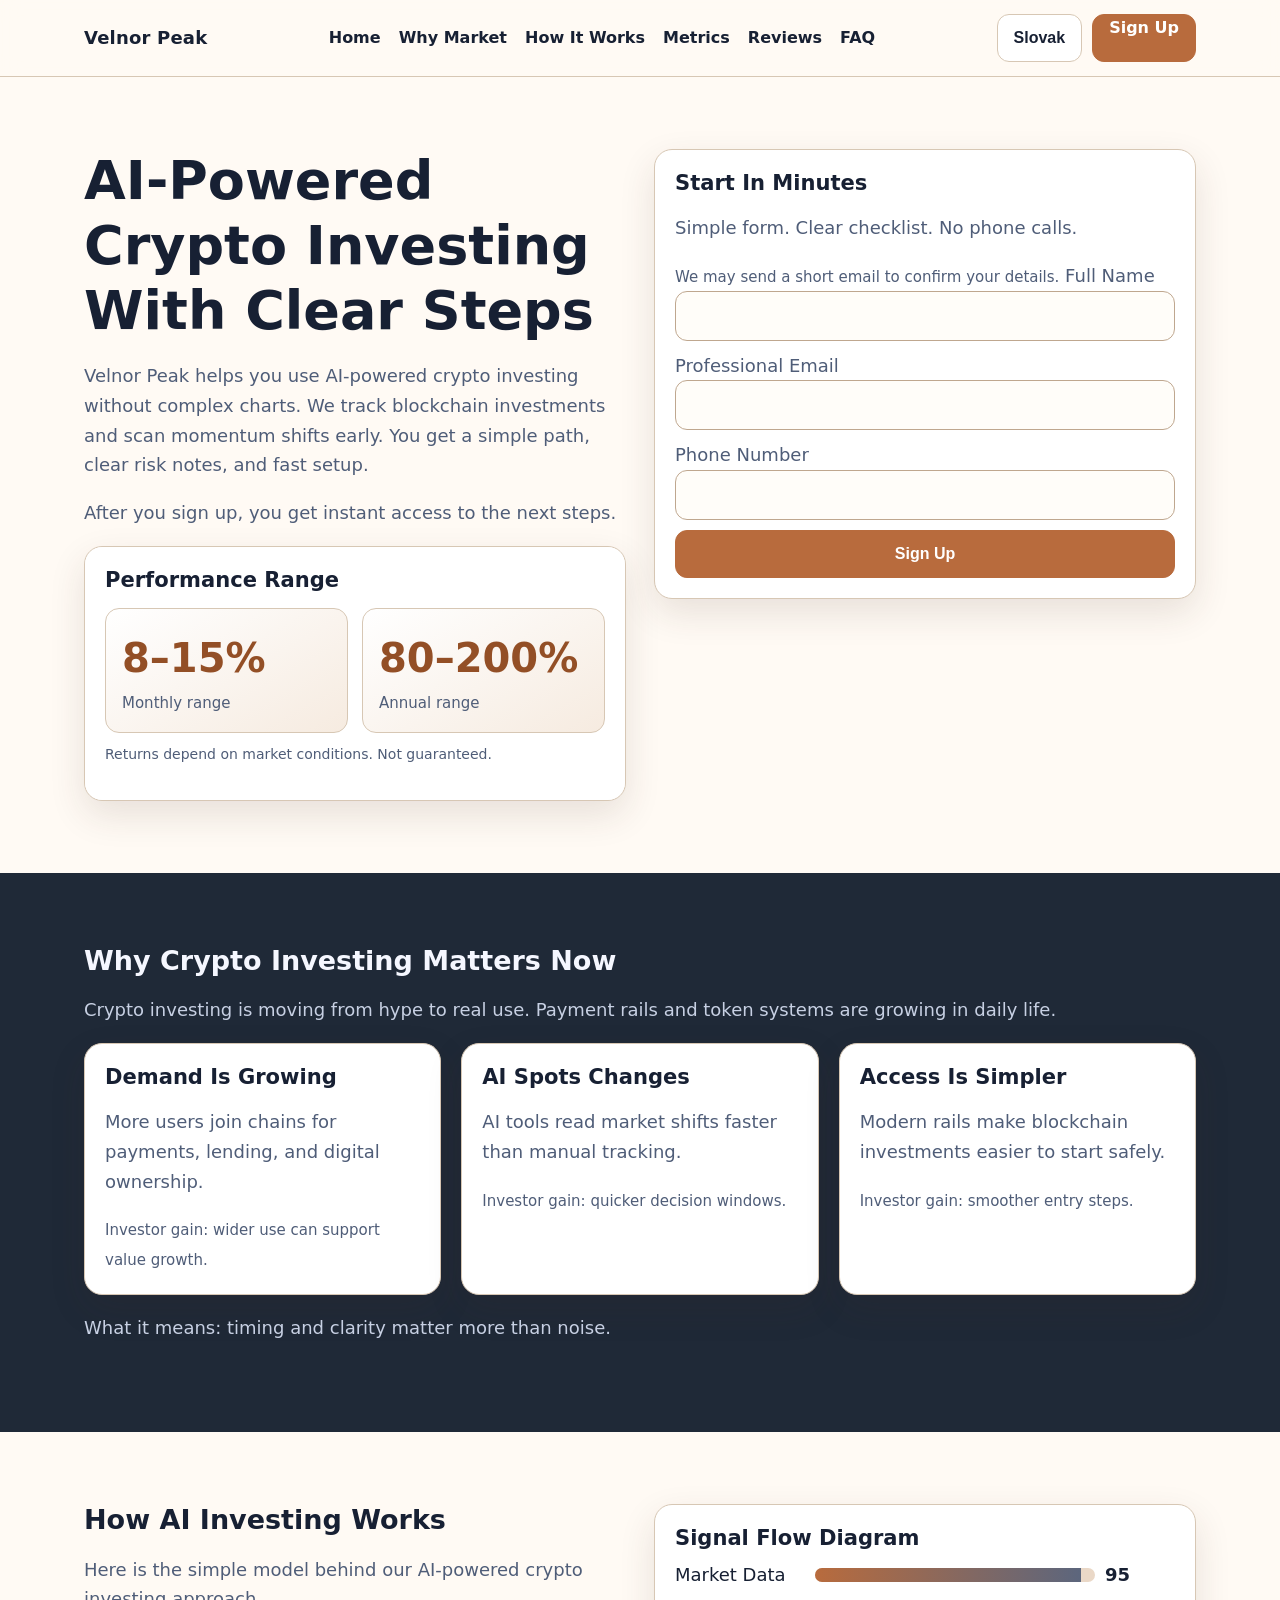
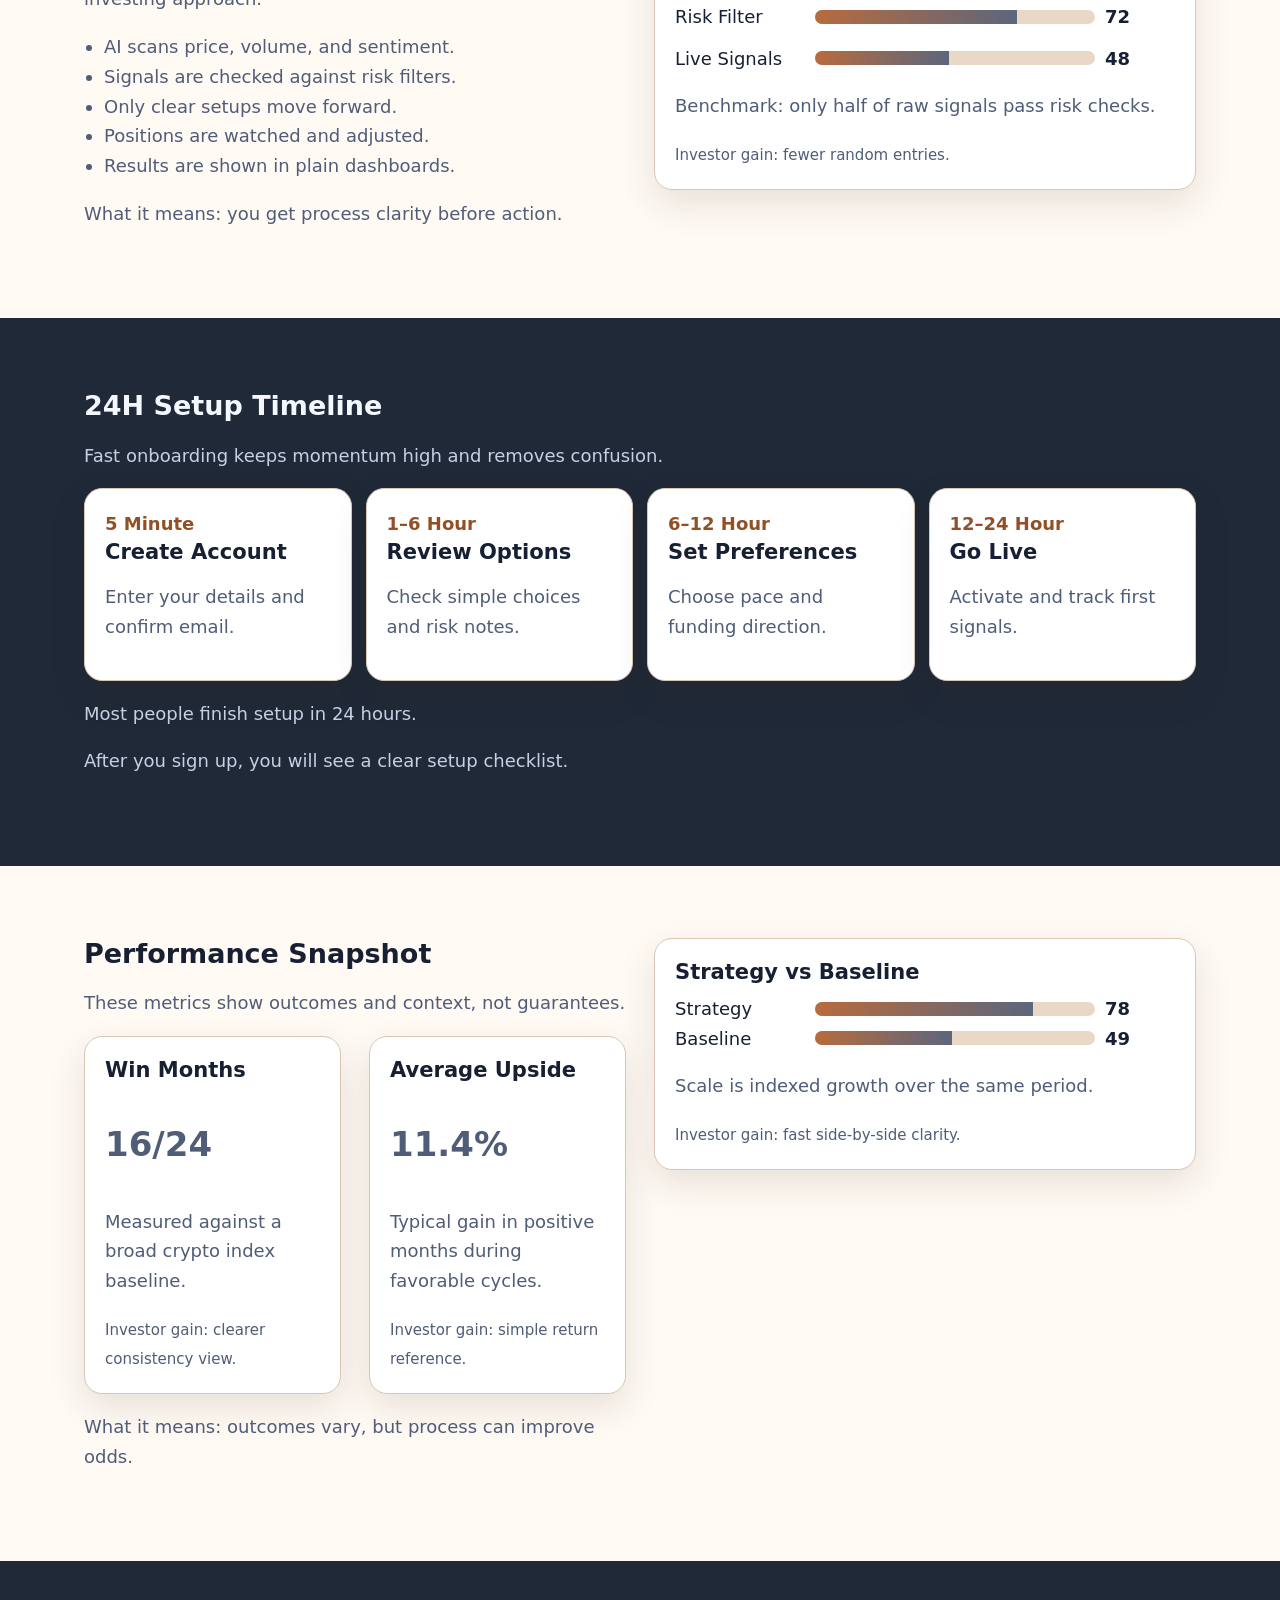
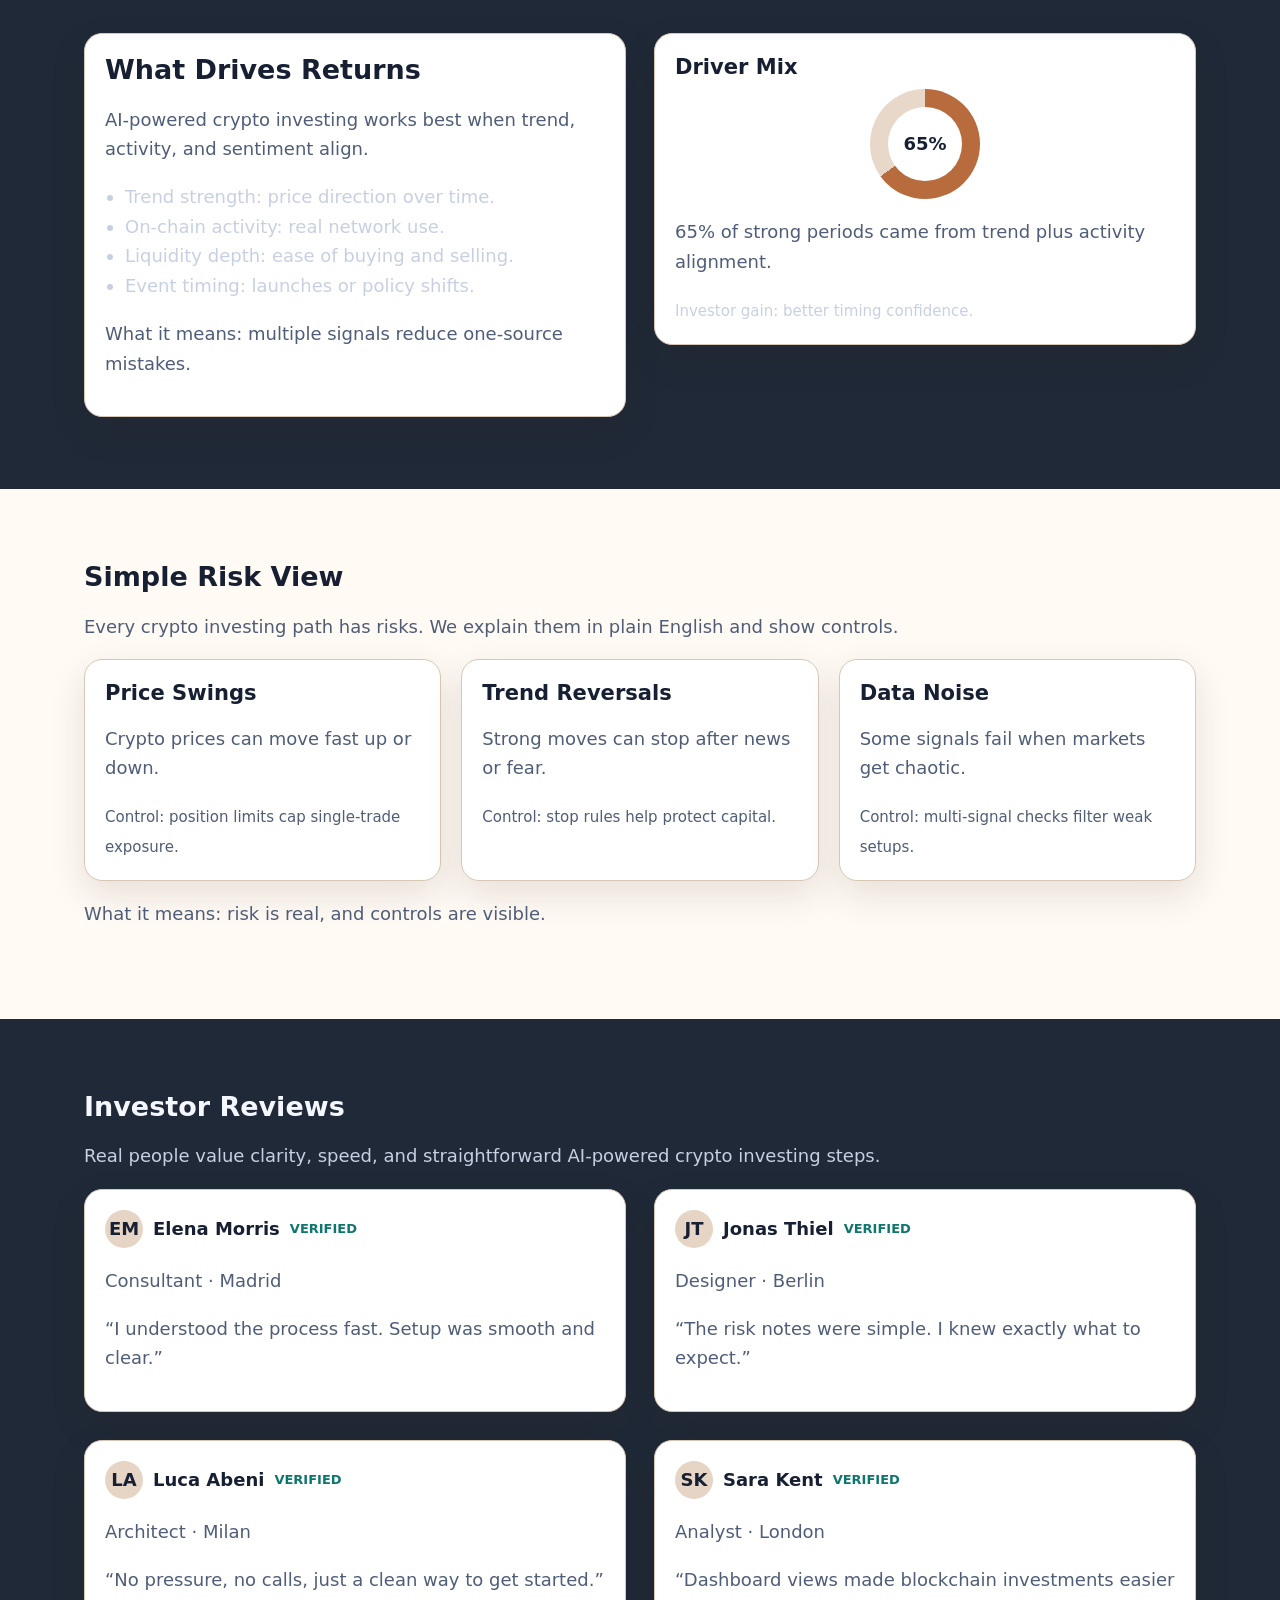
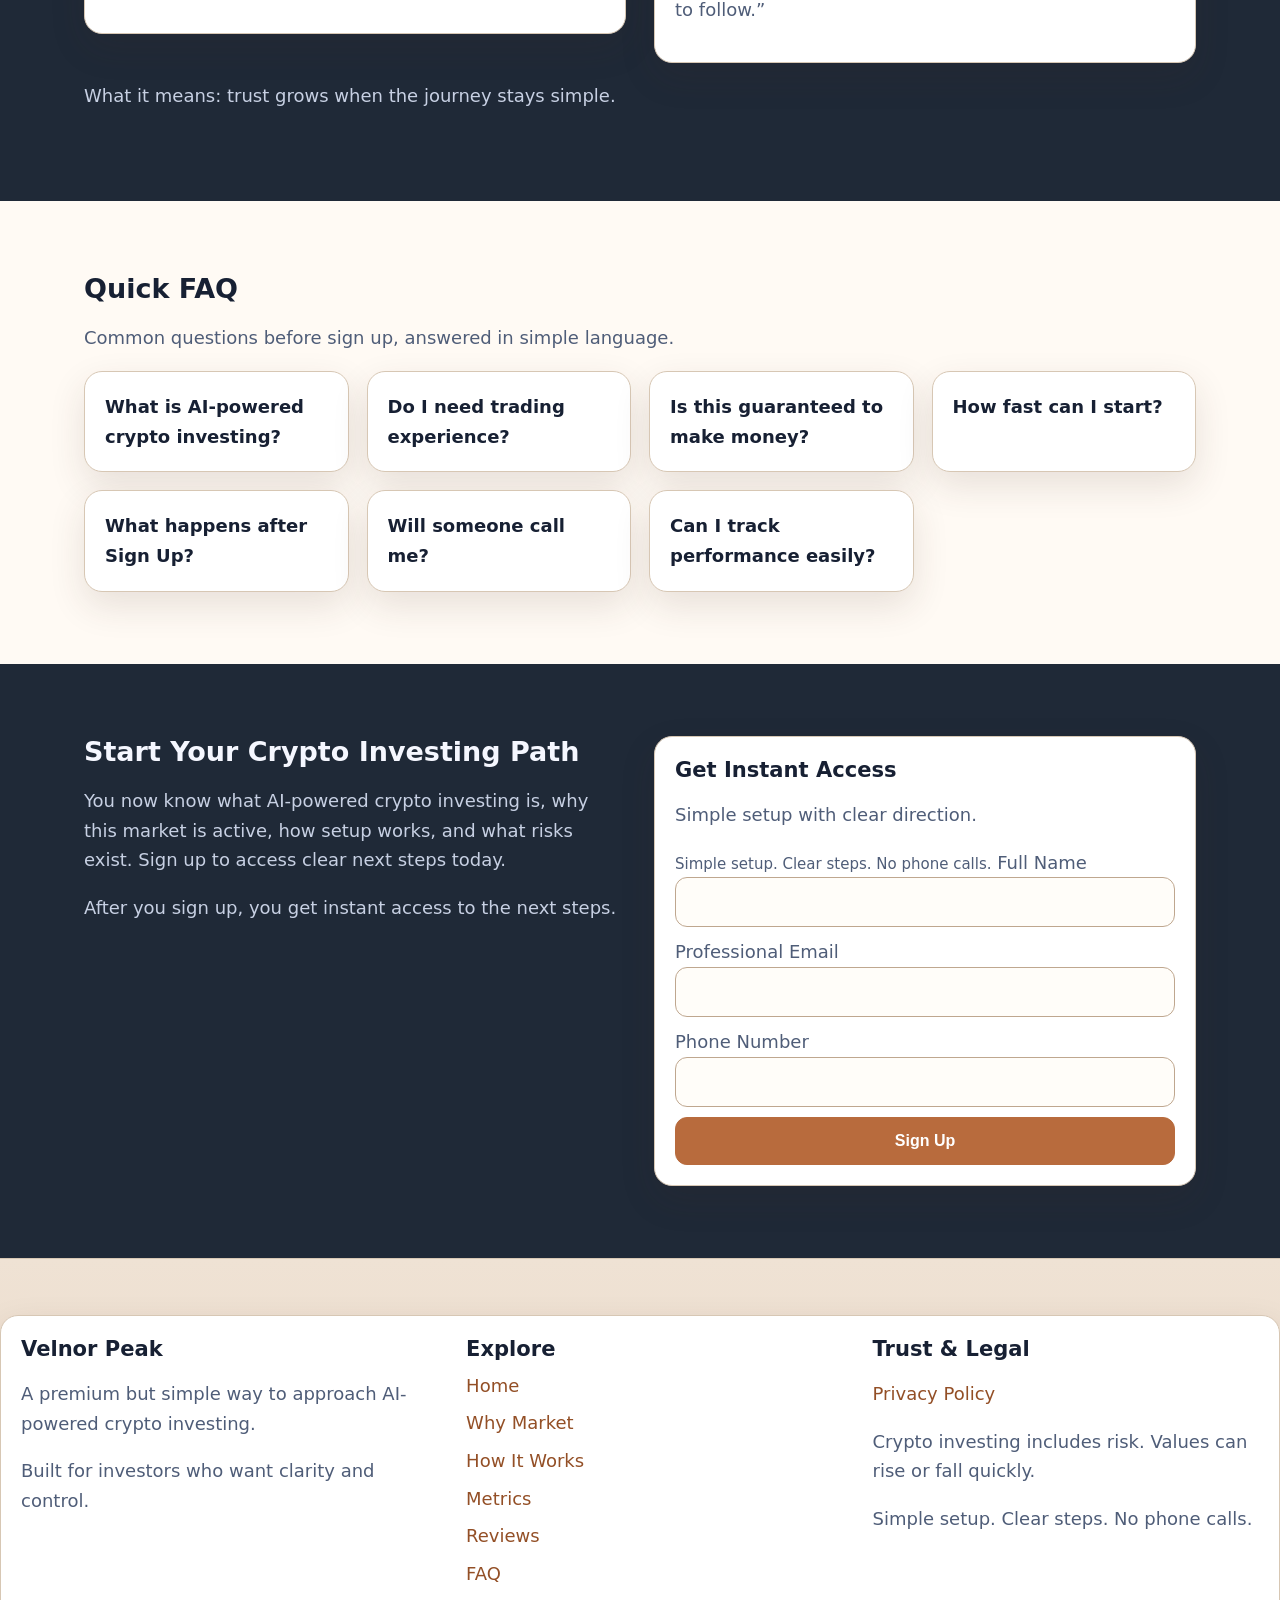
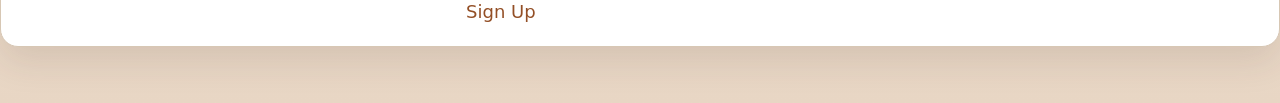
<file: sk/index.html>
<!doctype html>
<html lang="en">
<head>
  <meta charset="UTF-8">
  <meta name="viewport" content="width=device-width, initial-scale=1.0">
  <title>Velnor Peak | AI-Powered Crypto Investing Guide Slovak</title>
  <meta name="description" content="Learn AI-powered crypto investing in simple steps. See market timing, process, metrics, risks, and sign-up path.">
  <link rel="canonical" href="https://velnorpeak.com/sk/index.html">
  <link rel="alternate" hreflang="en" href="https://velnorpeak.com/index.html">
  <link rel="alternate" hreflang="de" href="https://velnorpeak.com/de/index.html">
  <link rel="alternate" hreflang="fr" href="https://velnorpeak.com/fr/index.html">
  <link rel="alternate" hreflang="es" href="https://velnorpeak.com/es/index.html">
  <link rel="alternate" hreflang="it" href="https://velnorpeak.com/it/index.html">
  <link rel="alternate" hreflang="tr" href="https://velnorpeak.com/tr/index.html">
  <link rel="alternate" hreflang="pt" href="https://velnorpeak.com/pt/index.html">
  <link rel="alternate" hreflang="ja" href="https://velnorpeak.com/jp/index.html">
  <link rel="alternate" hreflang="sk" href="https://velnorpeak.com/sk/index.html">
  <link rel="alternate" hreflang="nl-BE" href="https://velnorpeak.com/be/index.html">
  <meta property="og:title" content="Velnor Peak | AI-Powered Crypto Investing">
  <meta property="og:description" content="Simple AI-powered crypto investing for regular investors.">
  <meta property="og:type" content="website">
  <meta property="og:url" content="https://velnorpeak.com/sk/index.html">
  <meta name="twitter:card" content="summary_large_image">
  <meta name="twitter:title" content="Velnor Peak AI-Powered Crypto Investing">
  <meta name="twitter:description" content="See how AI-powered crypto investing works in clear steps.">
  <link rel="stylesheet" href="../assets/style.css">
</head>
<body>
<header class="header">
  <div class="container header-inner">
    <a class="brand" href="../index.html">Velnor Peak</a>
    <nav class="nav-links desktop" aria-label="Primary">
      <a href="#home">Home</a><a href="#market">Why Market</a><a href="#model">How It Works</a><a href="#metrics">Metrics</a><a href="#reviews">Reviews</a><a href="#faq">FAQ</a>
    </nav>
    <div class="header-right">
      <div class="lang-wrap">
        <button class="lang-btn" data-lang-btn aria-expanded="false" aria-label="Choose language">Slovak</button>
        <div class="lang-menu" data-lang-menu>
          <a class="lang-option" href="../index.html"><svg width="18" height="12" viewBox="0 0 18 12" aria-hidden="true"><rect width="18" height="12" fill="#012169"/><path d="M0 0l18 12M18 0L0 12" stroke="#fff" stroke-width="2"/></svg>English</a>
<a class="lang-option" href="../de/index.html"><svg width="18" height="12" viewBox="0 0 18 12"><rect width="18" height="4" fill="#111"/><rect y="4" width="18" height="4" fill="#dd0000"/><rect y="8" width="18" height="4" fill="#ffce00"/></svg>Deutsch</a>
<a class="lang-option" href="../fr/index.html"><svg width="18" height="12" viewBox="0 0 18 12"><rect width="6" height="12" fill="#0055a4"/><rect x="6" width="6" height="12" fill="#fff"/><rect x="12" width="6" height="12" fill="#ef4135"/></svg>Français</a>
<a class="lang-option" href="../es/index.html"><svg width="18" height="12" viewBox="0 0 18 12"><rect width="18" height="12" fill="#c60b1e"/><rect y="3" width="18" height="6" fill="#ffc400"/></svg>Español</a>
<a class="lang-option" href="../it/index.html"><svg width="18" height="12" viewBox="0 0 18 12"><rect width="6" height="12" fill="#009246"/><rect x="6" width="6" height="12" fill="#fff"/><rect x="12" width="6" height="12" fill="#ce2b37"/></svg>Italiano</a>
<a class="lang-option" href="../tr/index.html"><svg width="18" height="12" viewBox="0 0 18 12"><rect width="18" height="12" fill="#e30a17"/></svg>Türkçe</a>
<a class="lang-option" href="../pt/index.html"><svg width="18" height="12" viewBox="0 0 18 12"><rect width="7" height="12" fill="#006600"/><rect x="7" width="11" height="12" fill="#ff0000"/></svg>Português</a>
<a class="lang-option" href="../jp/index.html"><svg width="18" height="12" viewBox="0 0 18 12"><rect width="18" height="12" fill="#fff"/><circle cx="9" cy="6" r="3" fill="#bc002d"/></svg>日本語</a>
<a class="lang-option" href="../sk/index.html"><svg width="18" height="12" viewBox="0 0 18 12"><rect width="18" height="4" fill="#fff"/><rect y="4" width="18" height="4" fill="#0b4ea2"/><rect y="8" width="18" height="4" fill="#ee1c25"/></svg>Slovak</a>
<a class="lang-option" href="../be/index.html"><svg width="18" height="12" viewBox="0 0 18 12"><rect width="6" height="12" fill="#000"/><rect x="6" width="6" height="12" fill="#fdcf00"/><rect x="12" width="6" height="12" fill="#ed2939"/></svg>Nederlands (BE)</a>
        </div>
      </div>
      <a href="#signup" class="cta-btn">Sign Up</a>
      <button class="burger" data-burger aria-label="Open menu" aria-expanded="false">☰</button>
    </div>
  </div>
</header>

<div class="drawer-backdrop" data-backdrop></div>
<aside class="drawer" data-drawer aria-hidden="true">
  <div class="drawer-top"><strong>Menu</strong><button class="icon-close" data-drawer-close aria-label="Close menu">✕</button></div>
  <nav class="nav-links" aria-label="Mobile">
    <a href="#home">Home</a><a href="#market">Why Market</a><a href="#model">How It Works</a><a href="#metrics">Metrics</a><a href="#reviews">Reviews</a><a href="#faq">FAQ</a>
  </nav>
  <div class="lang-wrap"><button class="lang-btn" data-lang-btn aria-expanded="false">Slovak</button><div class="lang-menu" data-lang-menu><a class="lang-option" href="../index.html"><svg width="18" height="12" viewBox="0 0 18 12" aria-hidden="true"><rect width="18" height="12" fill="#012169"/><path d="M0 0l18 12M18 0L0 12" stroke="#fff" stroke-width="2"/></svg>English</a>
<a class="lang-option" href="../de/index.html"><svg width="18" height="12" viewBox="0 0 18 12"><rect width="18" height="4" fill="#111"/><rect y="4" width="18" height="4" fill="#dd0000"/><rect y="8" width="18" height="4" fill="#ffce00"/></svg>Deutsch</a>
<a class="lang-option" href="../fr/index.html"><svg width="18" height="12" viewBox="0 0 18 12"><rect width="6" height="12" fill="#0055a4"/><rect x="6" width="6" height="12" fill="#fff"/><rect x="12" width="6" height="12" fill="#ef4135"/></svg>Français</a>
<a class="lang-option" href="../es/index.html"><svg width="18" height="12" viewBox="0 0 18 12"><rect width="18" height="12" fill="#c60b1e"/><rect y="3" width="18" height="6" fill="#ffc400"/></svg>Español</a>
<a class="lang-option" href="../it/index.html"><svg width="18" height="12" viewBox="0 0 18 12"><rect width="6" height="12" fill="#009246"/><rect x="6" width="6" height="12" fill="#fff"/><rect x="12" width="6" height="12" fill="#ce2b37"/></svg>Italiano</a>
<a class="lang-option" href="../tr/index.html"><svg width="18" height="12" viewBox="0 0 18 12"><rect width="18" height="12" fill="#e30a17"/></svg>Türkçe</a>
<a class="lang-option" href="../pt/index.html"><svg width="18" height="12" viewBox="0 0 18 12"><rect width="7" height="12" fill="#006600"/><rect x="7" width="11" height="12" fill="#ff0000"/></svg>Português</a>
<a class="lang-option" href="../jp/index.html"><svg width="18" height="12" viewBox="0 0 18 12"><rect width="18" height="12" fill="#fff"/><circle cx="9" cy="6" r="3" fill="#bc002d"/></svg>日本語</a>
<a class="lang-option" href="../sk/index.html"><svg width="18" height="12" viewBox="0 0 18 12"><rect width="18" height="4" fill="#fff"/><rect y="4" width="18" height="4" fill="#0b4ea2"/><rect y="8" width="18" height="4" fill="#ee1c25"/></svg>Slovak</a>
<a class="lang-option" href="../be/index.html"><svg width="18" height="12" viewBox="0 0 18 12"><rect width="6" height="12" fill="#000"/><rect x="6" width="6" height="12" fill="#fdcf00"/><rect x="12" width="6" height="12" fill="#ed2939"/></svg>Nederlands (BE)</a></div></div>
  <a class="cta-btn" href="#signup">Sign Up</a>
</aside>

<main>
<section id="home" class="section light reveal"><div class="container grid-2">
  <div>
    <h1 class="hero-title">AI-Powered Crypto Investing With Clear Steps</h1>
    <p>Velnor Peak helps you use AI-powered crypto investing without complex charts. We track blockchain investments and scan momentum shifts early. You get a simple path, clear risk notes, and fast setup.</p>
    <p>After you sign up, you get instant access to the next steps.</p>
    <div class="hero-panel text-on-glass">
      <h3>Performance Range</h3>
      <div class="performance">
        <div class="perf-item"><div class="perf-num">8–15%</div><div class="perf-label">Monthly range</div></div>
        <div class="perf-item"><div class="perf-num">80–200%</div><div class="perf-label">Annual range</div></div>
      </div>
      <p class="perf-note">Returns depend on market conditions. Not guaranteed.</p>
    </div>
  </div>
  <div class="form-card" id="signup">
    <h3>Start In Minutes</h3><p>Simple form. Clear checklist. No phone calls.</p><small>We may send a short email to confirm your details.</small>
    <label for="name1">Full Name</label><input id="name1" name="name" autocomplete="name" required>
    <label for="email1">Professional Email</label><input id="email1" type="email" name="email" autocomplete="email" required>
    <label for="phone1">Phone Number</label><input id="phone1" type="tel" name="phone" autocomplete="tel" required>
    <button class="cta-btn" type="button">Sign Up</button>
  </div>
</div></section>

<section id="market" class="section dark reveal"><div class="container">
  <h2>Why Crypto Investing Matters Now</h2><p>Crypto investing is moving from hype to real use. Payment rails and token systems are growing in daily life.</p>
  <div class="grid-3">
    <article class="card"><h3>Demand Is Growing</h3><p>More users join chains for payments, lending, and digital ownership.</p><small>Investor gain: wider use can support value growth.</small></article>
    <article class="card"><h3>AI Spots Changes</h3><p>AI tools read market shifts faster than manual tracking.</p><small>Investor gain: quicker decision windows.</small></article>
    <article class="card"><h3>Access Is Simpler</h3><p>Modern rails make blockchain investments easier to start safely.</p><small>Investor gain: smoother entry steps.</small></article>
  </div>
  <p>What it means: timing and clarity matter more than noise.</p>
</div></section>

<section id="model" class="section light reveal"><div class="container grid-2">
  <div>
    <h2>How AI Investing Works</h2><p>Here is the simple model behind our AI-powered crypto investing approach.</p>
    <ul class="bullets"><li>AI scans price, volume, and sentiment.</li><li>Signals are checked against risk filters.</li><li>Only clear setups move forward.</li><li>Positions are watched and adjusted.</li><li>Results are shown in plain dashboards.</li></ul>
    <p>What it means: you get process clarity before action.</p>
  </div>
  <div class="visual-card">
    <h3>Signal Flow Diagram</h3>
    <div class="visual-bars">
      <div class="bar-row"><span>Market Data</span><div class="bar"><div class="fill" style="width:95%"></div></div><strong>95</strong></div>
      <div class="bar-row"><span>Risk Filter</span><div class="bar"><div class="fill" style="width:72%"></div></div><strong>72</strong></div>
      <div class="bar-row"><span>Live Signals</span><div class="bar"><div class="fill" style="width:48%"></div></div><strong>48</strong></div>
    </div>
    <p>Benchmark: only half of raw signals pass risk checks.</p>
    <small>Investor gain: fewer random entries.</small>
  </div>
</div></section>

<section class="section dark reveal"><div class="container">
  <h2>24H Setup Timeline</h2><p>Fast onboarding keeps momentum high and removes confusion.</p>
  <div class="process-grid">
    <article class="process-card"><span class="time">5 Minute</span><h3>Create Account</h3><p>Enter your details and confirm email.</p></article>
    <article class="process-card"><span class="time">1–6 Hour</span><h3>Review Options</h3><p>Check simple choices and risk notes.</p></article>
    <article class="process-card"><span class="time">6–12 Hour</span><h3>Set Preferences</h3><p>Choose pace and funding direction.</p></article>
    <article class="process-card"><span class="time">12–24 Hour</span><h3>Go Live</h3><p>Activate and track first signals.</p></article>
  </div>
  <p>Most people finish setup in 24 hours.</p>
  <p>After you sign up, you will see a clear setup checklist.</p>
</div></section>

<section id="metrics" class="section light reveal"><div class="container grid-2">
  <div>
    <h2>Performance Snapshot</h2><p>These metrics show outcomes and context, not guarantees.</p>
    <div class="grid-2">
      <article class="kpi-card"><h3>Win Months</h3><p class="metric-big">16/24</p><p>Measured against a broad crypto index baseline.</p><small>Investor gain: clearer consistency view.</small></article>
      <article class="kpi-card"><h3>Average Upside</h3><p class="metric-big">11.4%</p><p>Typical gain in positive months during favorable cycles.</p><small>Investor gain: simple return reference.</small></article>
    </div>
    <p>What it means: outcomes vary, but process can improve odds.</p>
  </div>
  <article class="chart-panel">
    <h3>Strategy vs Baseline</h3>
    <div class="bar-row"><span>Strategy</span><div class="bar"><div class="fill" style="width:78%"></div></div><strong>78</strong></div>
    <div class="bar-row"><span>Baseline</span><div class="bar"><div class="fill" style="width:49%"></div></div><strong>49</strong></div>
    <p>Scale is indexed growth over the same period.</p>
    <small>Investor gain: fast side-by-side clarity.</small>
  </article>
</div></section>

<section class="section dark reveal"><div class="container grid-2">
  <article class="info-panel">
    <h2>What Drives Returns</h2><p>AI-powered crypto investing works best when trend, activity, and sentiment align.</p>
    <ul class="bullets"><li>Trend strength: price direction over time.</li><li>On-chain activity: real network use.</li><li>Liquidity depth: ease of buying and selling.</li><li>Event timing: launches or policy shifts.</li></ul>
    <p>What it means: multiple signals reduce one-source mistakes.</p>
  </article>
  <article class="metric-card">
    <h3>Driver Mix</h3><div class="ring"></div><p>65% of strong periods came from trend plus activity alignment.</p><small>Investor gain: better timing confidence.</small>
  </article>
</div></section>

<section class="section light reveal"><div class="container">
  <h2>Simple Risk View</h2><p>Every crypto investing path has risks. We explain them in plain English and show controls.</p>
  <div class="grid-3">
    <article class="card"><h3>Price Swings</h3><p>Crypto prices can move fast up or down.</p><small>Control: position limits cap single-trade exposure.</small></article>
    <article class="card"><h3>Trend Reversals</h3><p>Strong moves can stop after news or fear.</p><small>Control: stop rules help protect capital.</small></article>
    <article class="card"><h3>Data Noise</h3><p>Some signals fail when markets get chaotic.</p><small>Control: multi-signal checks filter weak setups.</small></article>
  </div>
  <p>What it means: risk is real, and controls are visible.</p>
</div></section>

<section id="reviews" class="section dark reveal"><div class="container">
  <h2>Investor Reviews</h2><p>Real people value clarity, speed, and straightforward AI-powered crypto investing steps.</p>
  <div class="grid-2">
    <article class="review-card"><div class="review-head"><div class="avatar">EM</div><strong>Elena Morris</strong><span class="verified">VERIFIED</span></div><p>Consultant · Madrid</p><p>“I understood the process fast. Setup was smooth and clear.”</p></article>
    <article class="review-card"><div class="review-head"><div class="avatar">JT</div><strong>Jonas Thiel</strong><span class="verified">VERIFIED</span></div><p>Designer · Berlin</p><p>“The risk notes were simple. I knew exactly what to expect.”</p></article>
    <article class="review-card"><div class="review-head"><div class="avatar">LA</div><strong>Luca Abeni</strong><span class="verified">VERIFIED</span></div><p>Architect · Milan</p><p>“No pressure, no calls, just a clean way to get started.”</p></article>
    <article class="review-card"><div class="review-head"><div class="avatar">SK</div><strong>Sara Kent</strong><span class="verified">VERIFIED</span></div><p>Analyst · London</p><p>“Dashboard views made blockchain investments easier to follow.”</p></article>
  </div>
  <p>What it means: trust grows when the journey stays simple.</p>
</div></section>

<section id="faq" class="section light reveal"><div class="container">
  <h2>Quick FAQ</h2><p>Common questions before sign up, answered in simple language.</p>
  <div class="grid-auto">
    <details class="faq-item"><summary>What is AI-powered crypto investing?</summary><p>It uses software models to read market data and guide entries.</p></details>
    <details class="faq-item"><summary>Do I need trading experience?</summary><p>No. The setup checklist explains each step in plain words.</p></details>
    <details class="faq-item"><summary>Is this guaranteed to make money?</summary><p>No. Returns depend on market conditions and can go down.</p></details>
    <details class="faq-item"><summary>How fast can I start?</summary><p>Most users complete setup in 24 hours.</p></details>
    <details class="faq-item"><summary>What happens after Sign Up?</summary><p>After you sign up, you can review the options and choose what to do next.</p></details>
    <details class="faq-item"><summary>Will someone call me?</summary><p>No phone calls. We may send a short email to confirm details.</p></details>
    <details class="faq-item"><summary>Can I track performance easily?</summary><p>Yes. You get simple metric views with clear labels and context.</p></details>
  </div>
</div></section>

<section class="section dark reveal"><div class="container grid-2">
  <div>
    <h2>Start Your Crypto Investing Path</h2>
    <p>You now know what AI-powered crypto investing is, why this market is active, how setup works, and what risks exist. Sign up to access clear next steps today.</p>
    <p>After you sign up, you get instant access to the next steps.</p>
  </div>
  <div class="form-card">
    <h3>Get Instant Access</h3><p>Simple setup with clear direction.</p><small>Simple setup. Clear steps. No phone calls.</small>
    <label for="name2">Full Name</label><input id="name2" name="name2" required>
    <label for="email2">Professional Email</label><input id="email2" type="email" name="email2" required>
    <label for="phone2">Phone Number</label><input id="phone2" type="tel" name="phone2" required>
    <button class="cta-btn" type="button">Sign Up</button>
  </div>
</div></section>
</main>

<footer class="footer"><div class="container footer-grid footer-panel">
  <section><h3>Velnor Peak</h3><p>A premium but simple way to approach AI-powered crypto investing.</p><p>Built for investors who want clarity and control.</p></section>
  <section><h3>Explore</h3><nav class="footer-nav"><a href="#home">Home</a><a href="#market">Why Market</a><a href="#model">How It Works</a><a href="#metrics">Metrics</a><a href="#reviews">Reviews</a><a href="#faq">FAQ</a><a href="#signup">Sign Up</a></nav></section>
  <section><h3>Trust & Legal</h3><p><a href="#" data-open-privacy>Privacy Policy</a></p><p>Crypto investing includes risk. Values can rise or fall quickly.</p><p>Simple setup. Clear steps. No phone calls.</p></section>
</div></footer>

<div class="modal" data-modal aria-hidden="true" role="dialog" aria-modal="true" aria-label="Privacy Policy">
  <div class="modal-box">
    <div class="modal-head"><h3>Privacy Policy</h3><button class="icon-close" data-modal-close aria-label="Close privacy policy">✕</button></div>
    <p><strong>Introduction:</strong> We explain data use in clear language.</p>
    <p><strong>Data collection:</strong> We collect name, email, phone, and usage events.</p>
    <p><strong>Legal basis:</strong> We process data for consent, service delivery, and security.</p>
    <p><strong>Cookies:</strong> Cookies help remember settings and measure page performance.</p>
    <p><strong>Retention:</strong> We keep data only as long as needed for service purposes.</p>
    <p><strong>Third-party sharing:</strong> We share limited data with secure service providers.</p>
    <p><strong>Security:</strong> We use encryption, access controls, and monitoring.</p>
    <p><strong>User rights:</strong> You can request access, correction, deletion, or export.</p>
    <p><strong>International transfers:</strong> Data may be processed in other regions with safeguards.</p>
    <p><strong>Industry risk disclosure:</strong> Crypto markets can be volatile and outcomes are never guaranteed.</p>
    <p><strong>Contact:</strong> privacy@velnorpeak.com</p>
    <div class="modal-footer"><button class="lang-btn" data-modal-close>Close</button></div>
  </div>
</div>

<script type="application/ld+json">{"@context":"https://schema.org","@type":"Organization","name":"Velnor Peak","url":"https://velnorpeak.com"}</script>
<script type="application/ld+json">{"@context":"https://schema.org","@type":"WebSite","name":"Velnor Peak","url":"https://velnorpeak.com"}</script>
<script type="application/ld+json">{"@context":"https://schema.org","@type":"FAQPage","mainEntity":[{"@type":"Question","name":"What is AI-powered crypto investing?","acceptedAnswer":{"@type":"Answer","text":"It uses software models to read market data and guide entries."}},{"@type":"Question","name":"What happens after Sign Up?","acceptedAnswer":{"@type":"Answer","text":"After you sign up, you can review the options and choose what to do next."}}]}</script>
<script type="application/ld+json">{"@context":"https://schema.org","@type":"Review","itemReviewed":{"@type":"Service","name":"Velnor Peak"},"author":{"@type":"Person","name":"Elena Morris"},"reviewBody":"I understood the process fast. Setup was smooth and clear."}</script>
<script src="../assets/app.js" defer></script>
</body>
</html>
</file>
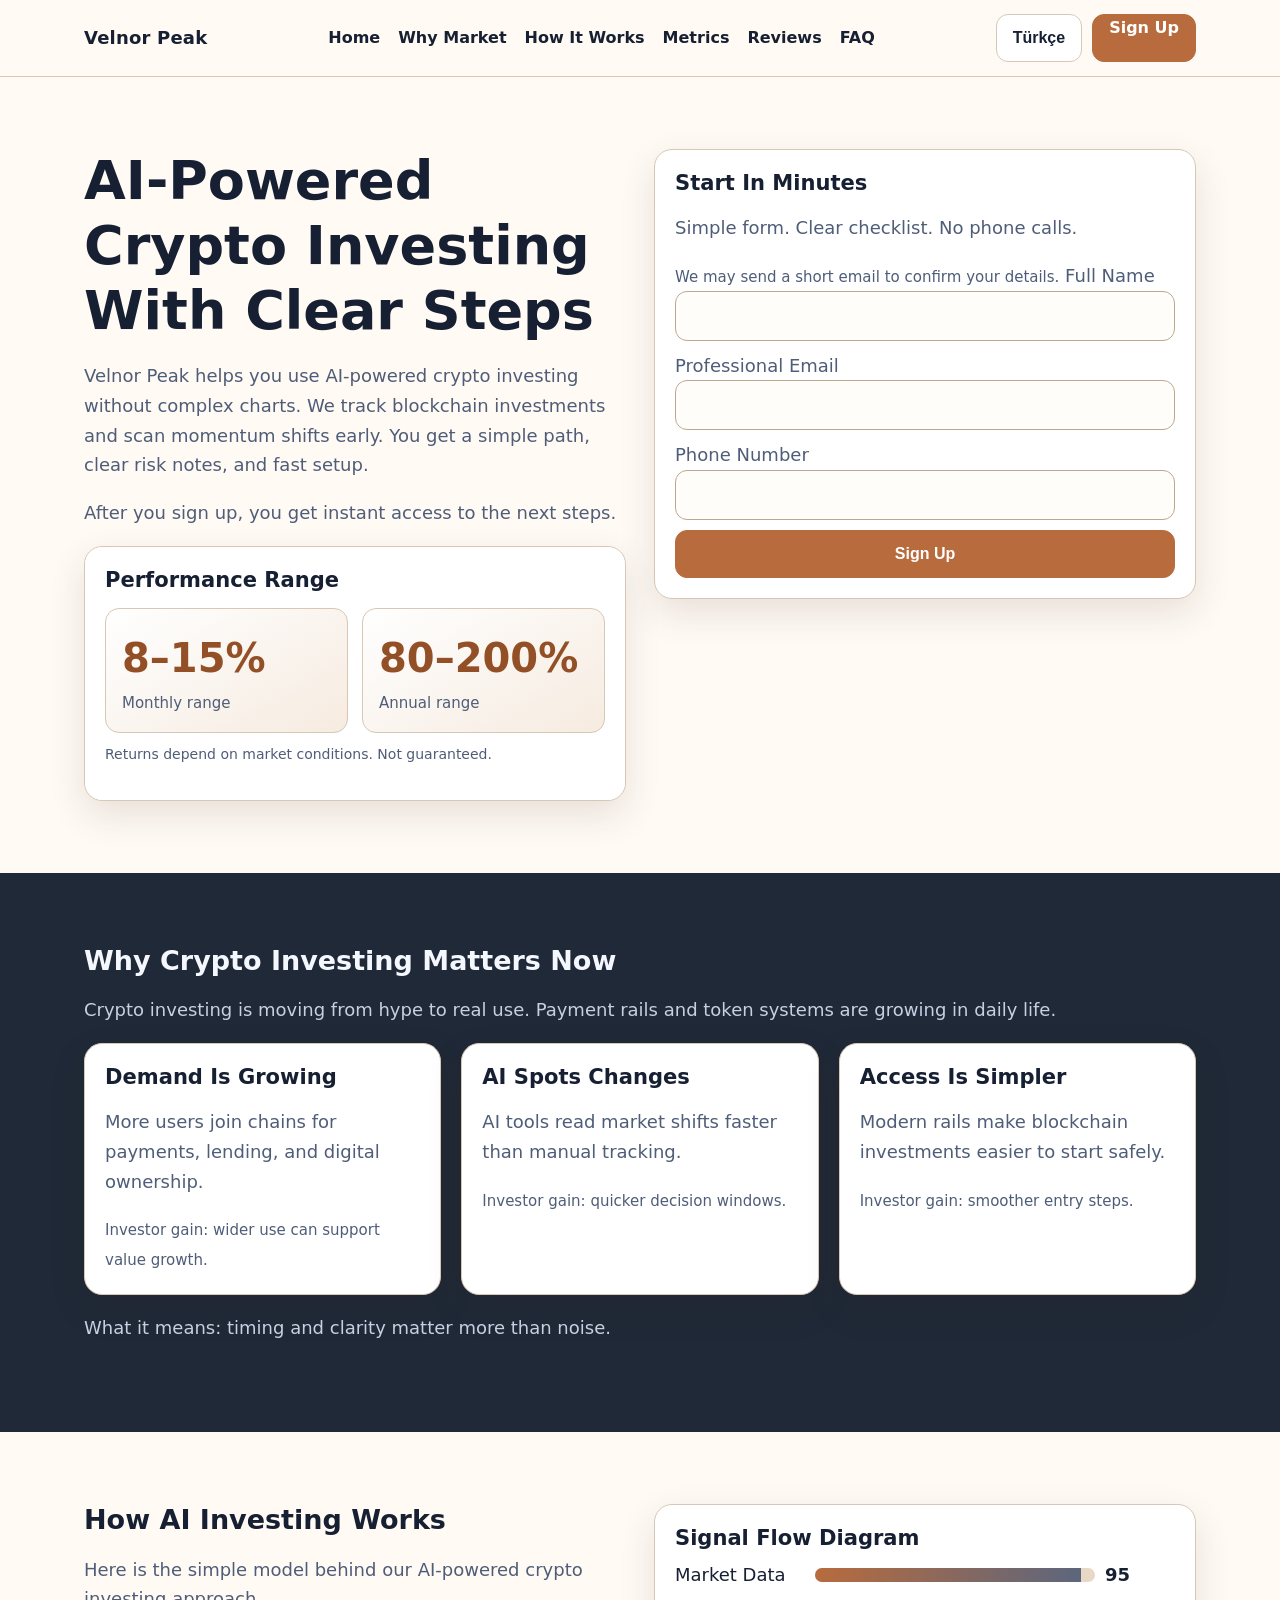
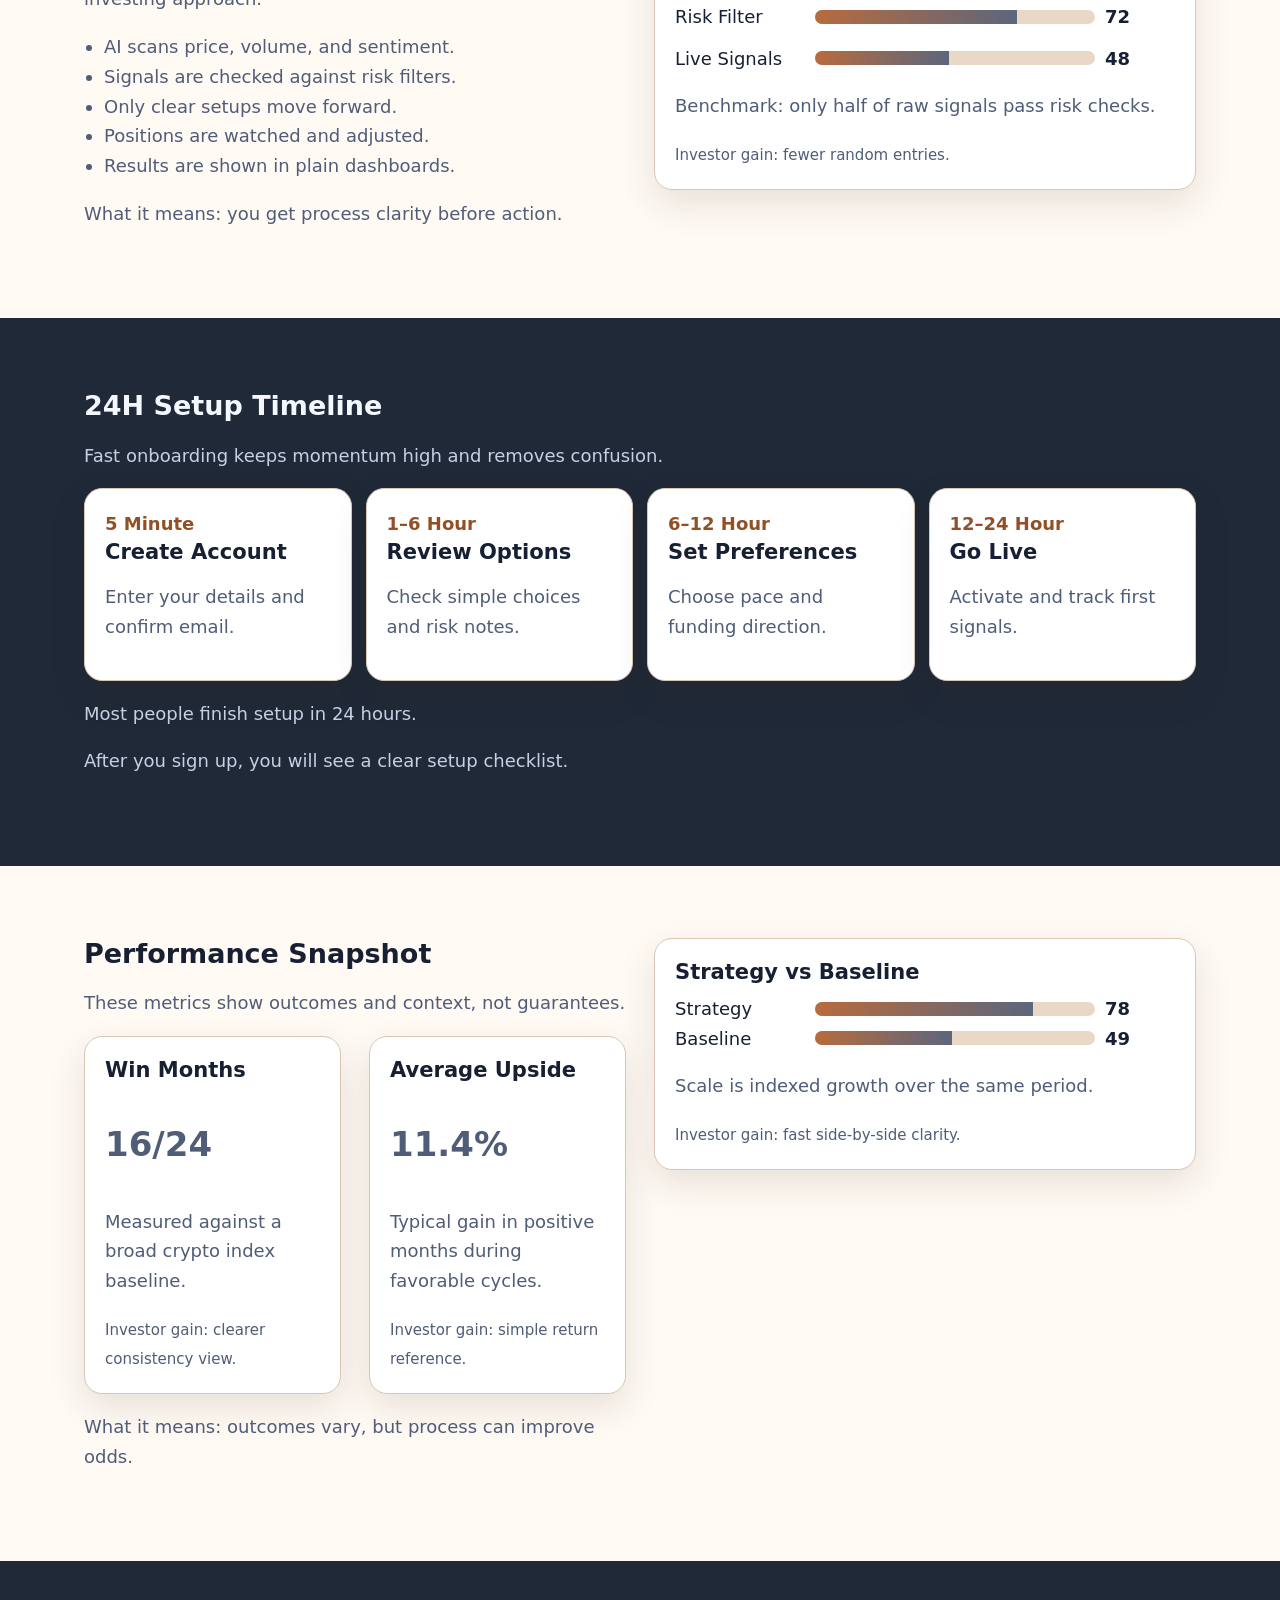
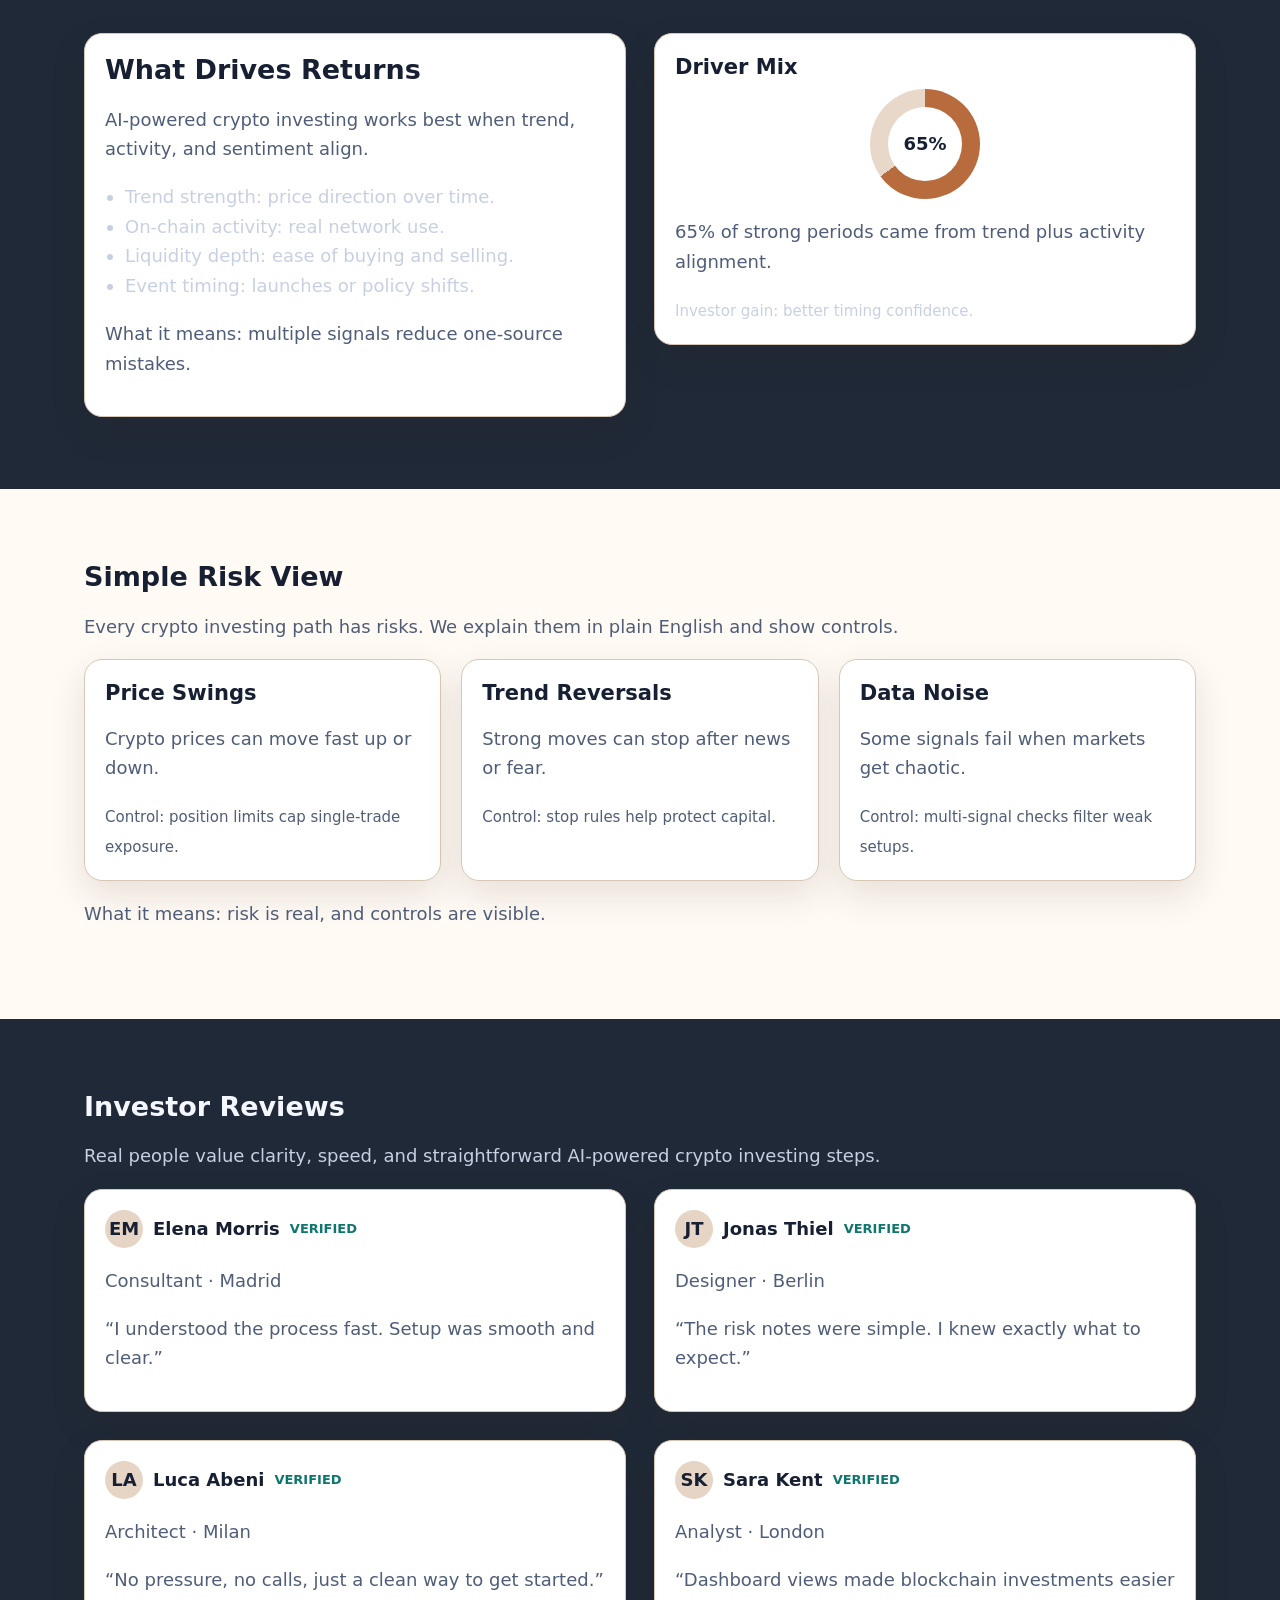
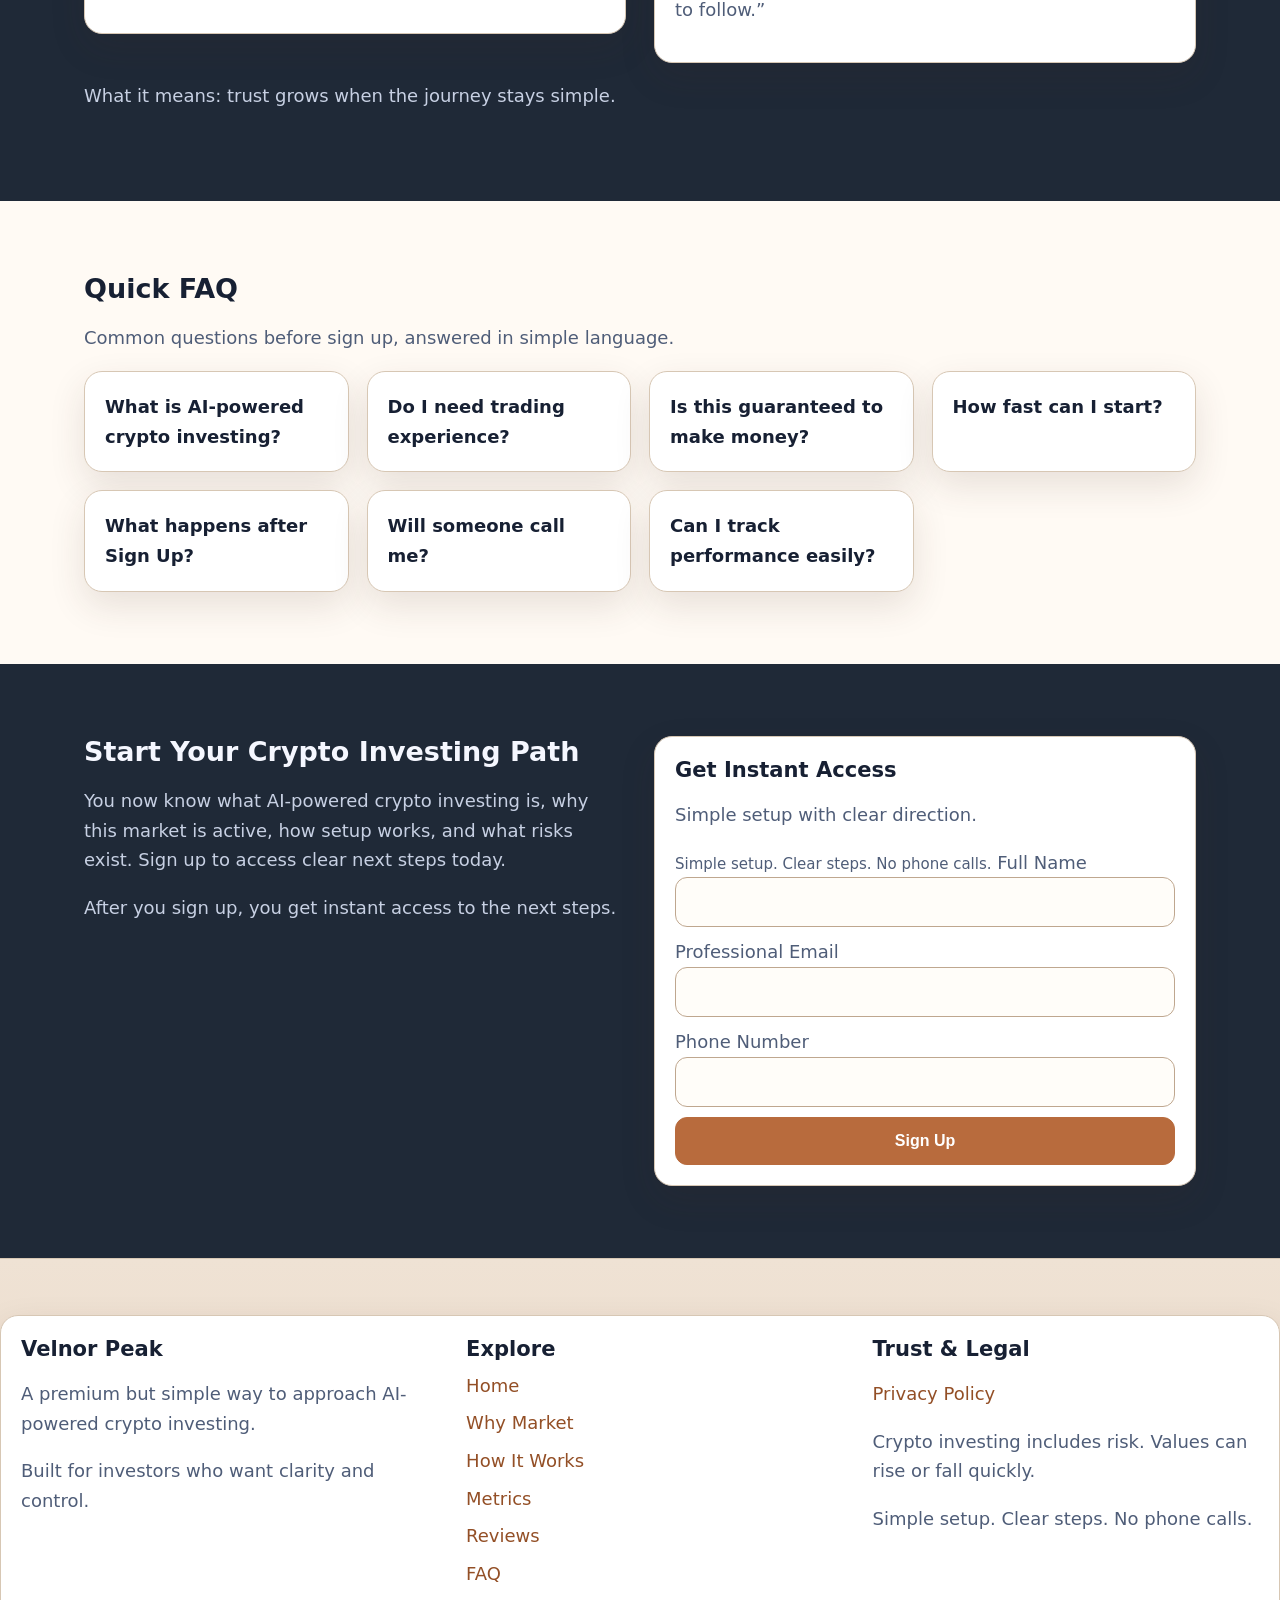
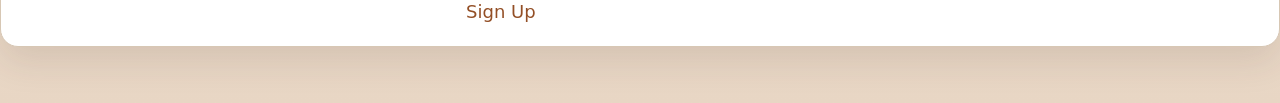
<file: tr/index.html>
<!doctype html>
<html lang="en">
<head>
  <meta charset="UTF-8">
  <meta name="viewport" content="width=device-width, initial-scale=1.0">
  <title>Velnor Peak | AI-Powered Crypto Investing Guide Türkçe</title>
  <meta name="description" content="Learn AI-powered crypto investing in simple steps. See market timing, process, metrics, risks, and sign-up path.">
  <link rel="canonical" href="https://velnorpeak.com/tr/index.html">
  <link rel="alternate" hreflang="en" href="https://velnorpeak.com/index.html">
  <link rel="alternate" hreflang="de" href="https://velnorpeak.com/de/index.html">
  <link rel="alternate" hreflang="fr" href="https://velnorpeak.com/fr/index.html">
  <link rel="alternate" hreflang="es" href="https://velnorpeak.com/es/index.html">
  <link rel="alternate" hreflang="it" href="https://velnorpeak.com/it/index.html">
  <link rel="alternate" hreflang="tr" href="https://velnorpeak.com/tr/index.html">
  <link rel="alternate" hreflang="pt" href="https://velnorpeak.com/pt/index.html">
  <link rel="alternate" hreflang="ja" href="https://velnorpeak.com/jp/index.html">
  <link rel="alternate" hreflang="sk" href="https://velnorpeak.com/sk/index.html">
  <link rel="alternate" hreflang="nl-BE" href="https://velnorpeak.com/be/index.html">
  <meta property="og:title" content="Velnor Peak | AI-Powered Crypto Investing">
  <meta property="og:description" content="Simple AI-powered crypto investing for regular investors.">
  <meta property="og:type" content="website">
  <meta property="og:url" content="https://velnorpeak.com/tr/index.html">
  <meta name="twitter:card" content="summary_large_image">
  <meta name="twitter:title" content="Velnor Peak AI-Powered Crypto Investing">
  <meta name="twitter:description" content="See how AI-powered crypto investing works in clear steps.">
  <link rel="stylesheet" href="../assets/style.css">
</head>
<body>
<header class="header">
  <div class="container header-inner">
    <a class="brand" href="../index.html">Velnor Peak</a>
    <nav class="nav-links desktop" aria-label="Primary">
      <a href="#home">Home</a><a href="#market">Why Market</a><a href="#model">How It Works</a><a href="#metrics">Metrics</a><a href="#reviews">Reviews</a><a href="#faq">FAQ</a>
    </nav>
    <div class="header-right">
      <div class="lang-wrap">
        <button class="lang-btn" data-lang-btn aria-expanded="false" aria-label="Choose language">Türkçe</button>
        <div class="lang-menu" data-lang-menu>
          <a class="lang-option" href="../index.html"><svg width="18" height="12" viewBox="0 0 18 12" aria-hidden="true"><rect width="18" height="12" fill="#012169"/><path d="M0 0l18 12M18 0L0 12" stroke="#fff" stroke-width="2"/></svg>English</a>
<a class="lang-option" href="../de/index.html"><svg width="18" height="12" viewBox="0 0 18 12"><rect width="18" height="4" fill="#111"/><rect y="4" width="18" height="4" fill="#dd0000"/><rect y="8" width="18" height="4" fill="#ffce00"/></svg>Deutsch</a>
<a class="lang-option" href="../fr/index.html"><svg width="18" height="12" viewBox="0 0 18 12"><rect width="6" height="12" fill="#0055a4"/><rect x="6" width="6" height="12" fill="#fff"/><rect x="12" width="6" height="12" fill="#ef4135"/></svg>Français</a>
<a class="lang-option" href="../es/index.html"><svg width="18" height="12" viewBox="0 0 18 12"><rect width="18" height="12" fill="#c60b1e"/><rect y="3" width="18" height="6" fill="#ffc400"/></svg>Español</a>
<a class="lang-option" href="../it/index.html"><svg width="18" height="12" viewBox="0 0 18 12"><rect width="6" height="12" fill="#009246"/><rect x="6" width="6" height="12" fill="#fff"/><rect x="12" width="6" height="12" fill="#ce2b37"/></svg>Italiano</a>
<a class="lang-option" href="../tr/index.html"><svg width="18" height="12" viewBox="0 0 18 12"><rect width="18" height="12" fill="#e30a17"/></svg>Türkçe</a>
<a class="lang-option" href="../pt/index.html"><svg width="18" height="12" viewBox="0 0 18 12"><rect width="7" height="12" fill="#006600"/><rect x="7" width="11" height="12" fill="#ff0000"/></svg>Português</a>
<a class="lang-option" href="../jp/index.html"><svg width="18" height="12" viewBox="0 0 18 12"><rect width="18" height="12" fill="#fff"/><circle cx="9" cy="6" r="3" fill="#bc002d"/></svg>日本語</a>
<a class="lang-option" href="../sk/index.html"><svg width="18" height="12" viewBox="0 0 18 12"><rect width="18" height="4" fill="#fff"/><rect y="4" width="18" height="4" fill="#0b4ea2"/><rect y="8" width="18" height="4" fill="#ee1c25"/></svg>Slovak</a>
<a class="lang-option" href="../be/index.html"><svg width="18" height="12" viewBox="0 0 18 12"><rect width="6" height="12" fill="#000"/><rect x="6" width="6" height="12" fill="#fdcf00"/><rect x="12" width="6" height="12" fill="#ed2939"/></svg>Nederlands (BE)</a>
        </div>
      </div>
      <a href="#signup" class="cta-btn">Sign Up</a>
      <button class="burger" data-burger aria-label="Open menu" aria-expanded="false">☰</button>
    </div>
  </div>
</header>

<div class="drawer-backdrop" data-backdrop></div>
<aside class="drawer" data-drawer aria-hidden="true">
  <div class="drawer-top"><strong>Menu</strong><button class="icon-close" data-drawer-close aria-label="Close menu">✕</button></div>
  <nav class="nav-links" aria-label="Mobile">
    <a href="#home">Home</a><a href="#market">Why Market</a><a href="#model">How It Works</a><a href="#metrics">Metrics</a><a href="#reviews">Reviews</a><a href="#faq">FAQ</a>
  </nav>
  <div class="lang-wrap"><button class="lang-btn" data-lang-btn aria-expanded="false">Türkçe</button><div class="lang-menu" data-lang-menu><a class="lang-option" href="../index.html"><svg width="18" height="12" viewBox="0 0 18 12" aria-hidden="true"><rect width="18" height="12" fill="#012169"/><path d="M0 0l18 12M18 0L0 12" stroke="#fff" stroke-width="2"/></svg>English</a>
<a class="lang-option" href="../de/index.html"><svg width="18" height="12" viewBox="0 0 18 12"><rect width="18" height="4" fill="#111"/><rect y="4" width="18" height="4" fill="#dd0000"/><rect y="8" width="18" height="4" fill="#ffce00"/></svg>Deutsch</a>
<a class="lang-option" href="../fr/index.html"><svg width="18" height="12" viewBox="0 0 18 12"><rect width="6" height="12" fill="#0055a4"/><rect x="6" width="6" height="12" fill="#fff"/><rect x="12" width="6" height="12" fill="#ef4135"/></svg>Français</a>
<a class="lang-option" href="../es/index.html"><svg width="18" height="12" viewBox="0 0 18 12"><rect width="18" height="12" fill="#c60b1e"/><rect y="3" width="18" height="6" fill="#ffc400"/></svg>Español</a>
<a class="lang-option" href="../it/index.html"><svg width="18" height="12" viewBox="0 0 18 12"><rect width="6" height="12" fill="#009246"/><rect x="6" width="6" height="12" fill="#fff"/><rect x="12" width="6" height="12" fill="#ce2b37"/></svg>Italiano</a>
<a class="lang-option" href="../tr/index.html"><svg width="18" height="12" viewBox="0 0 18 12"><rect width="18" height="12" fill="#e30a17"/></svg>Türkçe</a>
<a class="lang-option" href="../pt/index.html"><svg width="18" height="12" viewBox="0 0 18 12"><rect width="7" height="12" fill="#006600"/><rect x="7" width="11" height="12" fill="#ff0000"/></svg>Português</a>
<a class="lang-option" href="../jp/index.html"><svg width="18" height="12" viewBox="0 0 18 12"><rect width="18" height="12" fill="#fff"/><circle cx="9" cy="6" r="3" fill="#bc002d"/></svg>日本語</a>
<a class="lang-option" href="../sk/index.html"><svg width="18" height="12" viewBox="0 0 18 12"><rect width="18" height="4" fill="#fff"/><rect y="4" width="18" height="4" fill="#0b4ea2"/><rect y="8" width="18" height="4" fill="#ee1c25"/></svg>Slovak</a>
<a class="lang-option" href="../be/index.html"><svg width="18" height="12" viewBox="0 0 18 12"><rect width="6" height="12" fill="#000"/><rect x="6" width="6" height="12" fill="#fdcf00"/><rect x="12" width="6" height="12" fill="#ed2939"/></svg>Nederlands (BE)</a></div></div>
  <a class="cta-btn" href="#signup">Sign Up</a>
</aside>

<main>
<section id="home" class="section light reveal"><div class="container grid-2">
  <div>
    <h1 class="hero-title">AI-Powered Crypto Investing With Clear Steps</h1>
    <p>Velnor Peak helps you use AI-powered crypto investing without complex charts. We track blockchain investments and scan momentum shifts early. You get a simple path, clear risk notes, and fast setup.</p>
    <p>After you sign up, you get instant access to the next steps.</p>
    <div class="hero-panel text-on-glass">
      <h3>Performance Range</h3>
      <div class="performance">
        <div class="perf-item"><div class="perf-num">8–15%</div><div class="perf-label">Monthly range</div></div>
        <div class="perf-item"><div class="perf-num">80–200%</div><div class="perf-label">Annual range</div></div>
      </div>
      <p class="perf-note">Returns depend on market conditions. Not guaranteed.</p>
    </div>
  </div>
  <div class="form-card" id="signup">
    <h3>Start In Minutes</h3><p>Simple form. Clear checklist. No phone calls.</p><small>We may send a short email to confirm your details.</small>
    <label for="name1">Full Name</label><input id="name1" name="name" autocomplete="name" required>
    <label for="email1">Professional Email</label><input id="email1" type="email" name="email" autocomplete="email" required>
    <label for="phone1">Phone Number</label><input id="phone1" type="tel" name="phone" autocomplete="tel" required>
    <button class="cta-btn" type="button">Sign Up</button>
  </div>
</div></section>

<section id="market" class="section dark reveal"><div class="container">
  <h2>Why Crypto Investing Matters Now</h2><p>Crypto investing is moving from hype to real use. Payment rails and token systems are growing in daily life.</p>
  <div class="grid-3">
    <article class="card"><h3>Demand Is Growing</h3><p>More users join chains for payments, lending, and digital ownership.</p><small>Investor gain: wider use can support value growth.</small></article>
    <article class="card"><h3>AI Spots Changes</h3><p>AI tools read market shifts faster than manual tracking.</p><small>Investor gain: quicker decision windows.</small></article>
    <article class="card"><h3>Access Is Simpler</h3><p>Modern rails make blockchain investments easier to start safely.</p><small>Investor gain: smoother entry steps.</small></article>
  </div>
  <p>What it means: timing and clarity matter more than noise.</p>
</div></section>

<section id="model" class="section light reveal"><div class="container grid-2">
  <div>
    <h2>How AI Investing Works</h2><p>Here is the simple model behind our AI-powered crypto investing approach.</p>
    <ul class="bullets"><li>AI scans price, volume, and sentiment.</li><li>Signals are checked against risk filters.</li><li>Only clear setups move forward.</li><li>Positions are watched and adjusted.</li><li>Results are shown in plain dashboards.</li></ul>
    <p>What it means: you get process clarity before action.</p>
  </div>
  <div class="visual-card">
    <h3>Signal Flow Diagram</h3>
    <div class="visual-bars">
      <div class="bar-row"><span>Market Data</span><div class="bar"><div class="fill" style="width:95%"></div></div><strong>95</strong></div>
      <div class="bar-row"><span>Risk Filter</span><div class="bar"><div class="fill" style="width:72%"></div></div><strong>72</strong></div>
      <div class="bar-row"><span>Live Signals</span><div class="bar"><div class="fill" style="width:48%"></div></div><strong>48</strong></div>
    </div>
    <p>Benchmark: only half of raw signals pass risk checks.</p>
    <small>Investor gain: fewer random entries.</small>
  </div>
</div></section>

<section class="section dark reveal"><div class="container">
  <h2>24H Setup Timeline</h2><p>Fast onboarding keeps momentum high and removes confusion.</p>
  <div class="process-grid">
    <article class="process-card"><span class="time">5 Minute</span><h3>Create Account</h3><p>Enter your details and confirm email.</p></article>
    <article class="process-card"><span class="time">1–6 Hour</span><h3>Review Options</h3><p>Check simple choices and risk notes.</p></article>
    <article class="process-card"><span class="time">6–12 Hour</span><h3>Set Preferences</h3><p>Choose pace and funding direction.</p></article>
    <article class="process-card"><span class="time">12–24 Hour</span><h3>Go Live</h3><p>Activate and track first signals.</p></article>
  </div>
  <p>Most people finish setup in 24 hours.</p>
  <p>After you sign up, you will see a clear setup checklist.</p>
</div></section>

<section id="metrics" class="section light reveal"><div class="container grid-2">
  <div>
    <h2>Performance Snapshot</h2><p>These metrics show outcomes and context, not guarantees.</p>
    <div class="grid-2">
      <article class="kpi-card"><h3>Win Months</h3><p class="metric-big">16/24</p><p>Measured against a broad crypto index baseline.</p><small>Investor gain: clearer consistency view.</small></article>
      <article class="kpi-card"><h3>Average Upside</h3><p class="metric-big">11.4%</p><p>Typical gain in positive months during favorable cycles.</p><small>Investor gain: simple return reference.</small></article>
    </div>
    <p>What it means: outcomes vary, but process can improve odds.</p>
  </div>
  <article class="chart-panel">
    <h3>Strategy vs Baseline</h3>
    <div class="bar-row"><span>Strategy</span><div class="bar"><div class="fill" style="width:78%"></div></div><strong>78</strong></div>
    <div class="bar-row"><span>Baseline</span><div class="bar"><div class="fill" style="width:49%"></div></div><strong>49</strong></div>
    <p>Scale is indexed growth over the same period.</p>
    <small>Investor gain: fast side-by-side clarity.</small>
  </article>
</div></section>

<section class="section dark reveal"><div class="container grid-2">
  <article class="info-panel">
    <h2>What Drives Returns</h2><p>AI-powered crypto investing works best when trend, activity, and sentiment align.</p>
    <ul class="bullets"><li>Trend strength: price direction over time.</li><li>On-chain activity: real network use.</li><li>Liquidity depth: ease of buying and selling.</li><li>Event timing: launches or policy shifts.</li></ul>
    <p>What it means: multiple signals reduce one-source mistakes.</p>
  </article>
  <article class="metric-card">
    <h3>Driver Mix</h3><div class="ring"></div><p>65% of strong periods came from trend plus activity alignment.</p><small>Investor gain: better timing confidence.</small>
  </article>
</div></section>

<section class="section light reveal"><div class="container">
  <h2>Simple Risk View</h2><p>Every crypto investing path has risks. We explain them in plain English and show controls.</p>
  <div class="grid-3">
    <article class="card"><h3>Price Swings</h3><p>Crypto prices can move fast up or down.</p><small>Control: position limits cap single-trade exposure.</small></article>
    <article class="card"><h3>Trend Reversals</h3><p>Strong moves can stop after news or fear.</p><small>Control: stop rules help protect capital.</small></article>
    <article class="card"><h3>Data Noise</h3><p>Some signals fail when markets get chaotic.</p><small>Control: multi-signal checks filter weak setups.</small></article>
  </div>
  <p>What it means: risk is real, and controls are visible.</p>
</div></section>

<section id="reviews" class="section dark reveal"><div class="container">
  <h2>Investor Reviews</h2><p>Real people value clarity, speed, and straightforward AI-powered crypto investing steps.</p>
  <div class="grid-2">
    <article class="review-card"><div class="review-head"><div class="avatar">EM</div><strong>Elena Morris</strong><span class="verified">VERIFIED</span></div><p>Consultant · Madrid</p><p>“I understood the process fast. Setup was smooth and clear.”</p></article>
    <article class="review-card"><div class="review-head"><div class="avatar">JT</div><strong>Jonas Thiel</strong><span class="verified">VERIFIED</span></div><p>Designer · Berlin</p><p>“The risk notes were simple. I knew exactly what to expect.”</p></article>
    <article class="review-card"><div class="review-head"><div class="avatar">LA</div><strong>Luca Abeni</strong><span class="verified">VERIFIED</span></div><p>Architect · Milan</p><p>“No pressure, no calls, just a clean way to get started.”</p></article>
    <article class="review-card"><div class="review-head"><div class="avatar">SK</div><strong>Sara Kent</strong><span class="verified">VERIFIED</span></div><p>Analyst · London</p><p>“Dashboard views made blockchain investments easier to follow.”</p></article>
  </div>
  <p>What it means: trust grows when the journey stays simple.</p>
</div></section>

<section id="faq" class="section light reveal"><div class="container">
  <h2>Quick FAQ</h2><p>Common questions before sign up, answered in simple language.</p>
  <div class="grid-auto">
    <details class="faq-item"><summary>What is AI-powered crypto investing?</summary><p>It uses software models to read market data and guide entries.</p></details>
    <details class="faq-item"><summary>Do I need trading experience?</summary><p>No. The setup checklist explains each step in plain words.</p></details>
    <details class="faq-item"><summary>Is this guaranteed to make money?</summary><p>No. Returns depend on market conditions and can go down.</p></details>
    <details class="faq-item"><summary>How fast can I start?</summary><p>Most users complete setup in 24 hours.</p></details>
    <details class="faq-item"><summary>What happens after Sign Up?</summary><p>After you sign up, you can review the options and choose what to do next.</p></details>
    <details class="faq-item"><summary>Will someone call me?</summary><p>No phone calls. We may send a short email to confirm details.</p></details>
    <details class="faq-item"><summary>Can I track performance easily?</summary><p>Yes. You get simple metric views with clear labels and context.</p></details>
  </div>
</div></section>

<section class="section dark reveal"><div class="container grid-2">
  <div>
    <h2>Start Your Crypto Investing Path</h2>
    <p>You now know what AI-powered crypto investing is, why this market is active, how setup works, and what risks exist. Sign up to access clear next steps today.</p>
    <p>After you sign up, you get instant access to the next steps.</p>
  </div>
  <div class="form-card">
    <h3>Get Instant Access</h3><p>Simple setup with clear direction.</p><small>Simple setup. Clear steps. No phone calls.</small>
    <label for="name2">Full Name</label><input id="name2" name="name2" required>
    <label for="email2">Professional Email</label><input id="email2" type="email" name="email2" required>
    <label for="phone2">Phone Number</label><input id="phone2" type="tel" name="phone2" required>
    <button class="cta-btn" type="button">Sign Up</button>
  </div>
</div></section>
</main>

<footer class="footer"><div class="container footer-grid footer-panel">
  <section><h3>Velnor Peak</h3><p>A premium but simple way to approach AI-powered crypto investing.</p><p>Built for investors who want clarity and control.</p></section>
  <section><h3>Explore</h3><nav class="footer-nav"><a href="#home">Home</a><a href="#market">Why Market</a><a href="#model">How It Works</a><a href="#metrics">Metrics</a><a href="#reviews">Reviews</a><a href="#faq">FAQ</a><a href="#signup">Sign Up</a></nav></section>
  <section><h3>Trust & Legal</h3><p><a href="#" data-open-privacy>Privacy Policy</a></p><p>Crypto investing includes risk. Values can rise or fall quickly.</p><p>Simple setup. Clear steps. No phone calls.</p></section>
</div></footer>

<div class="modal" data-modal aria-hidden="true" role="dialog" aria-modal="true" aria-label="Privacy Policy">
  <div class="modal-box">
    <div class="modal-head"><h3>Privacy Policy</h3><button class="icon-close" data-modal-close aria-label="Close privacy policy">✕</button></div>
    <p><strong>Introduction:</strong> We explain data use in clear language.</p>
    <p><strong>Data collection:</strong> We collect name, email, phone, and usage events.</p>
    <p><strong>Legal basis:</strong> We process data for consent, service delivery, and security.</p>
    <p><strong>Cookies:</strong> Cookies help remember settings and measure page performance.</p>
    <p><strong>Retention:</strong> We keep data only as long as needed for service purposes.</p>
    <p><strong>Third-party sharing:</strong> We share limited data with secure service providers.</p>
    <p><strong>Security:</strong> We use encryption, access controls, and monitoring.</p>
    <p><strong>User rights:</strong> You can request access, correction, deletion, or export.</p>
    <p><strong>International transfers:</strong> Data may be processed in other regions with safeguards.</p>
    <p><strong>Industry risk disclosure:</strong> Crypto markets can be volatile and outcomes are never guaranteed.</p>
    <p><strong>Contact:</strong> privacy@velnorpeak.com</p>
    <div class="modal-footer"><button class="lang-btn" data-modal-close>Close</button></div>
  </div>
</div>

<script type="application/ld+json">{"@context":"https://schema.org","@type":"Organization","name":"Velnor Peak","url":"https://velnorpeak.com"}</script>
<script type="application/ld+json">{"@context":"https://schema.org","@type":"WebSite","name":"Velnor Peak","url":"https://velnorpeak.com"}</script>
<script type="application/ld+json">{"@context":"https://schema.org","@type":"FAQPage","mainEntity":[{"@type":"Question","name":"What is AI-powered crypto investing?","acceptedAnswer":{"@type":"Answer","text":"It uses software models to read market data and guide entries."}},{"@type":"Question","name":"What happens after Sign Up?","acceptedAnswer":{"@type":"Answer","text":"After you sign up, you can review the options and choose what to do next."}}]}</script>
<script type="application/ld+json">{"@context":"https://schema.org","@type":"Review","itemReviewed":{"@type":"Service","name":"Velnor Peak"},"author":{"@type":"Person","name":"Elena Morris"},"reviewBody":"I understood the process fast. Setup was smooth and clear."}</script>
<script src="../assets/app.js" defer></script>
</body>
</html>
</file>
<file: assets/style.css>
/* PALETTE MODE: COPPER SLATE */
/* CTA COLOR FAMILY: copper */
/* BACKGROUND TEMPERATURE: warm */
/* VISUAL MOOD: Warm executive minimal */
:root{
  --text-strong: #172033;
  --text-muted: #4f5d78;
  --text-on-dark: #f5f7ff;
  --text-muted-on-dark: #c7d0e3;
  --surface-0: #f7f3ee;
  --surface-1: #fffaf4;
  --surface-2: #1f2937;
  --surface-card: #ffffff;
  --border-subtle: #d7c7b4;
  --input-bg: #fffdf9;
  --input-border: #bfa78f;
  --focus-ring: #b86b3d;
  --shadow-soft: 0 14px 36px rgba(64, 44, 30, 0.12);
  --accent: #b86b3d;
  --accent-strong: #934f26;
  --accent-support: #5c667d;
  --btn-height: 48px;
}

*{box-sizing:border-box}
html, body{margin:0; padding:0; overflow-x:hidden;}
body{
  font-family: Inter, system-ui, -apple-system, Segoe UI, Roboto, Arial, sans-serif;
  background: var(--surface-0);
  color: var(--text-strong);
  font-size: 18px;
  line-height: 1.65;
}
h1, h2, h3, h4, h5, h6{
  color: inherit;
  margin: 0 0 .6rem;
  line-height: 1.2;
}
p, li, label, small, span{
  color: inherit;
}
a{color:var(--accent-strong); text-decoration:none}
a:hover{text-decoration:underline}
img{max-width:100%; display:block}

.section{padding:72px 0; overflow:hidden;}
.section.light { background: var(--surface-1); color: var(--text-strong); }
.section.light p, .section.light li { color: var(--text-muted); }
.section.dark { background: var(--surface-2); color: var(--text-on-dark); }
.section.dark p, .section.dark li { color: var(--text-muted-on-dark); }

.section.light{
  color: var(--text-strong);
}
.section.light p,
.section.light li,
.section.light label,
.section.light small{
  color: var(--text-muted);
}

.section.dark{
  color: var(--text-on-dark);
}
.section.dark p,
.section.dark li,
.section.dark label,
.section.dark small{
  color: var(--text-muted-on-dark);
}

.container{
  width:100%;
  max-width:1160px;
  margin:0 auto;
  padding-inline:24px;
}
.grid-2{display:grid; grid-template-columns:repeat(2,minmax(0,1fr)); gap:28px; align-items:start}
.grid-3{display:grid; grid-template-columns:repeat(3,minmax(0,1fr)); gap:20px}
.grid-4{display:grid; grid-template-columns:repeat(4,minmax(0,1fr)); gap:18px}
.grid-auto{display:grid; grid-template-columns:repeat(auto-fit,minmax(260px,1fr)); gap:18px}
.grid-2 > *, .grid-3 > *, .grid-4 > *, .grid-auto > *{min-width:0; max-width:100%}

.header{
  position:sticky; top:0; z-index:40;
  background:rgba(255,250,244,.95); backdrop-filter: blur(10px);
  border-bottom:1px solid var(--border-subtle);
}
.header-inner{display:flex; justify-content:space-between; align-items:center; gap:18px; min-height:76px}
.brand{font-weight:800; letter-spacing:.2px; color:var(--text-strong)}
.nav-links{display:flex; gap:18px; align-items:center; flex-wrap:wrap}
.nav-links a{font-size:16px; font-weight:600; color:var(--text-strong)}
.header-right{display:flex; gap:10px; align-items:center}

.lang-wrap{position:relative}
.lang-btn, .cta-btn{
  height:var(--btn-height); padding:0 16px; border-radius:12px; font-size:16px; font-weight:700;
  border:1px solid var(--border-subtle); background:#fff; color:var(--text-strong); cursor:pointer;
}
.cta-btn{background:var(--accent); border-color:var(--accent); color:#fff}
.cta-btn:hover{background:var(--accent-strong)}
.lang-btn:focus-visible, .cta-btn:focus-visible, .burger:focus-visible, input:focus-visible, .icon-close:focus-visible{outline:3px solid var(--focus-ring); outline-offset:2px}
.lang-menu{position:absolute; right:0; top:56px; min-width:220px; background:#fff; border:1px solid var(--border-subtle); border-radius:14px; padding:8px; box-shadow:var(--shadow-soft); display:none; z-index:25}
.lang-menu.open{display:block}
.lang-option{display:flex; align-items:center; gap:8px; padding:8px; border-radius:10px; color:var(--text-strong); font-size:16px}
.lang-option:hover{background:#f4ece3; text-decoration:none}

.burger{display:none; width:var(--btn-height); height:var(--btn-height); border-radius:12px; border:1px solid var(--border-subtle); background:#fff; font-size:24px; line-height:1;}
.drawer-backdrop{position:fixed; inset:0; background:rgba(0,0,0,.45); opacity:0; pointer-events:none; transition:opacity .25s; z-index:45}
.drawer-backdrop.active{opacity:1; pointer-events:auto}
.drawer{position:fixed; top:0; right:0; height:100%; width:min(92vw,380px); background:#fffaf4; transform:translateX(100%); transition:transform .28s; z-index:50; padding:20px; display:flex; flex-direction:column; gap:16px; border-left:1px solid var(--border-subtle)}
.drawer.open{transform:translateX(0)}
.drawer[aria-hidden="true"]{visibility:hidden}
.drawer[aria-hidden="false"]{visibility:visible}
.drawer-top{display:flex; justify-content:space-between; align-items:center}
.icon-close{border:1px solid var(--border-subtle); background:#fff; border-radius:10px; width:40px; height:40px; cursor:pointer}
.drawer .nav-links{flex-direction:column; align-items:flex-start}
.scroll-lock{overflow:hidden}

.hero-title{font-size: clamp(34px, 5vw, 54px)}
.hero-panel, .card, .form-card, .kpi-card, .metric-card, .review-card, .faq-item, .process-card, .visual-card, .footer-panel, .chart-panel, .info-panel, .compare-panel{
  background:var(--surface-card); border:1px solid var(--border-subtle); border-radius:18px; padding:20px; box-shadow:var(--shadow-soft); max-width:100%;
}
/* ALL TEXT-CONTAINING BLOCKS MUST HAVE SAFE TEXT COLORS */
.card,
.form-card,
.kpi-card,
.metric-card,
.review-card,
.faq-item,
.process-card,
.visual-card,
.hero-panel,
.footer-panel,
.chart-panel,
.info-panel,
.compare-panel{
  color: var(--text-strong);
}

.card h2, .card h3, .card h4, .card strong,
.form-card h2, .form-card h3, .form-card h4, .form-card strong,
.kpi-card h3, .metric-card h3,
.review-card h3, .review-card h4,
.faq-item summary,
.process-card h3,
.visual-card h3,
.hero-panel h3,
.footer-panel h3,
.chart-panel h3,
.info-panel h3,
.compare-panel h3{
  color: var(--text-strong);
}

.card p, .card li, .card small, .card label,
.form-card p, .form-card li, .form-card small, .form-card label,
.kpi-card p, .metric-card p,
.review-card p, .review-card small,
.faq-item p,
.process-card p,
.visual-card p,
.hero-panel p,
.footer-panel p,
.chart-panel p,
.info-panel p,
.compare-panel p{
  color: var(--text-muted);
}

/* DARK SECTION SAFETY */
.section.dark .card,
.section.dark .form-card,
.section.dark .kpi-card,
.section.dark .metric-card,
.section.dark .review-card,
.section.dark .faq-item,
.section.dark .process-card,
.section.dark .visual-card,
.section.dark .hero-panel,
.section.dark .footer-panel,
.section.dark .chart-panel,
.section.dark .info-panel,
.section.dark .compare-panel{
  background: var(--surface-card);
  color: var(--text-strong);
}

.section.dark .card p, .section.dark .card li, .section.dark .card small, .section.dark .card label,
.section.dark .form-card p, .section.dark .form-card li, .section.dark .form-card small, .section.dark .form-card label,
.section.dark .kpi-card p, .section.dark .metric-card p,
.section.dark .review-card p,
.section.dark .faq-item p,
.section.dark .process-card p,
.section.dark .visual-card p,
.section.dark .hero-panel p,
.section.dark .footer-panel p,
.section.dark .chart-panel p,
.section.dark .info-panel p,
.section.dark .compare-panel p{
  color: var(--text-muted);
}

/* NO WEAK TEXT STYLING */
p, li, label, small, span, input, ::placeholder{
  opacity: 1 !important;
  text-shadow: none !important;
}

/* OVERLAY SAFETY */
.text-on-image,
.text-on-gradient,
.text-on-glass{
  position: relative;
  z-index: 2;
}

.text-on-image::before,
.text-on-gradient::before,
.text-on-glass::before{
  content: "";
  position: absolute;
  inset: 0;
  background: rgba(255,255,255,0.82);
  z-index: -1;
  border-radius: inherit;
}

.section.dark .text-on-image::before,
.section.dark .text-on-gradient::before,
.section.dark .text-on-glass::before{
  background: rgba(15,23,42,0.72);
}

.performance{display:grid; grid-template-columns:1fr 1fr; gap:14px; margin-top:16px}
.perf-item{padding:16px; border-radius:14px; background:linear-gradient(150deg,#fff,#f6ebe0); border:1px solid var(--border-subtle)}
.perf-num{font-size:40px; font-weight:800; color:var(--accent-strong)}
.perf-label{font-size:15px; color:var(--text-muted)}
.perf-note{margin-top:10px; font-size:14px; color:var(--text-muted)}

.form-card input{width:100%; height:50px; border-radius:12px; border:1px solid var(--input-border); background:var(--input-bg); color:var(--text-strong); padding:0 12px; font-size:18px; margin-bottom:10px}
.form-card button{width:100%}

.bullets{padding-left:20px; margin:0}
.metric-big{font-size:34px; font-weight:800; color:var(--accent-strong)}
.visual-bars{display:grid; gap:12px}
.bar-row{display:grid; grid-template-columns:130px 1fr 70px; gap:10px; align-items:center}
.bar{height:14px; border-radius:999px; background:#ead8c7; overflow:hidden}
.fill{height:100%; background:linear-gradient(90deg,var(--accent),var(--accent-support))}
.ring{width:110px; height:110px; border-radius:50%; background:conic-gradient(var(--accent) 0 65%, #e8d8ca 65% 100%); margin:auto; position:relative}
.ring::after{content:"65%"; position:absolute; inset:18px; display:grid; place-items:center; border-radius:50%; background:#fff; color:var(--text-strong); font-weight:800}

.process-grid{display:grid; grid-template-columns:repeat(4,minmax(0,1fr)); gap:14px}
.process-card .time{font-weight:700; color:var(--accent-strong); display:block}

.review-head{display:flex; align-items:center; gap:10px; margin-bottom:8px}
.avatar{width:38px; height:38px; border-radius:50%; display:grid; place-items:center; background:#e6d4c5; font-weight:700}
.verified{font-size:13px; color:#0f766e; font-weight:700}

.faq-item summary{cursor:pointer; font-weight:700; list-style:none}
.faq-item summary::-webkit-details-marker{display:none}
.faq-item[open]{border-color:#c7a789}

.footer{padding:56px 0; background:linear-gradient(180deg,#efe2d4,#e8d6c4); border-top:1px solid var(--border-subtle)}
.footer-grid{display:grid; grid-template-columns:1.1fr 1fr 1fr; gap:20px}
.footer-nav{display:grid; gap:8px}

.modal{position:fixed; inset:0; background:rgba(0,0,0,.45); display:none; place-items:center; z-index:60; padding:20px}
.modal.open{display:grid}
.modal-box{width:min(880px,100%); max-height:88vh; overflow:auto; background:#fff; border-radius:16px; border:1px solid var(--border-subtle); padding:20px}
.modal-head{display:flex; justify-content:space-between; align-items:center}
.modal-footer{display:flex; justify-content:flex-start; margin-top:16px}

.reveal{opacity:0; transform:translateY(24px); transition:opacity .5s,transform .5s}
.reveal.show{opacity:1; transform:none}

@media (max-width: 900px){
  .nav-links.desktop{display:none}
  .header-right .lang-wrap, .header-right .cta-btn{display:none}
  .burger{display:inline-grid; place-items:center}
  .grid-2, .grid-3, .grid-4, .process-grid, .footer-grid{grid-template-columns:1fr}
  .performance{grid-template-columns:1fr}
}
@media (min-width: 901px){
  .drawer, .drawer-backdrop{display:none}
}
</file>
